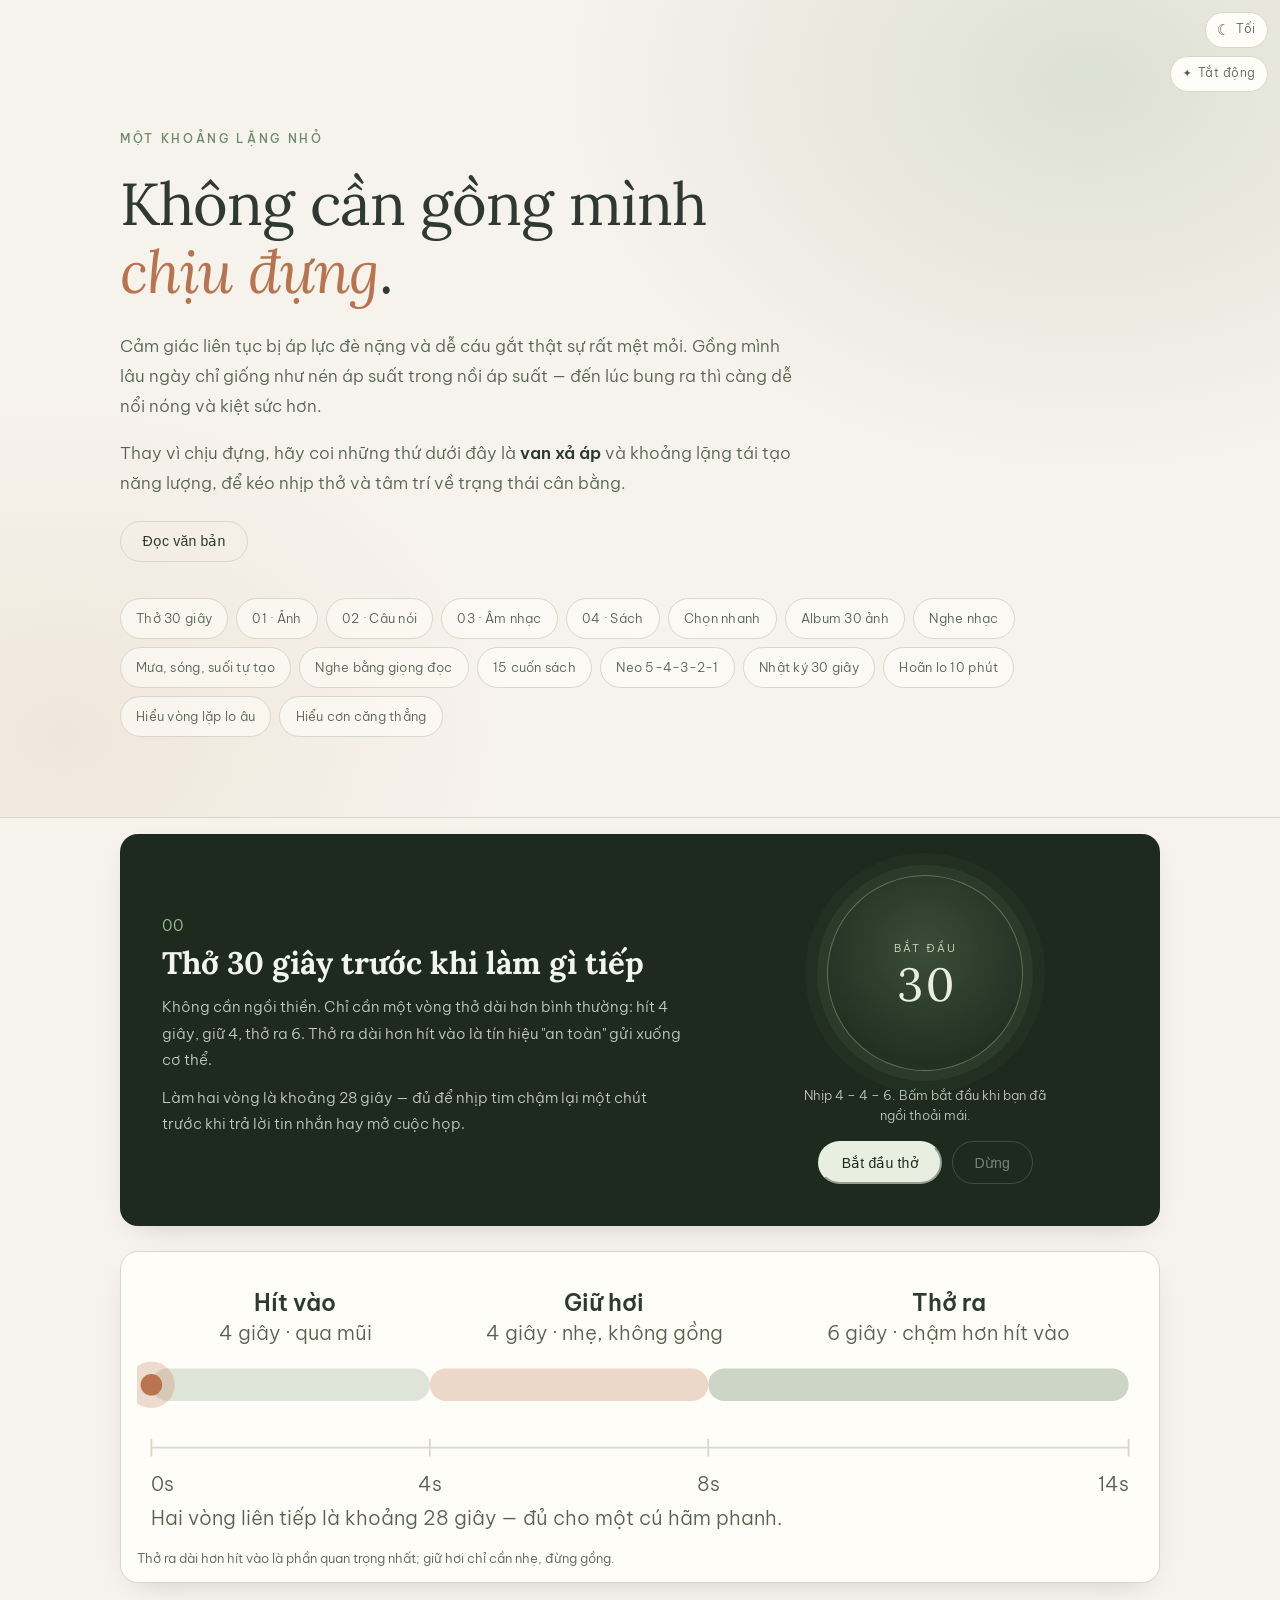
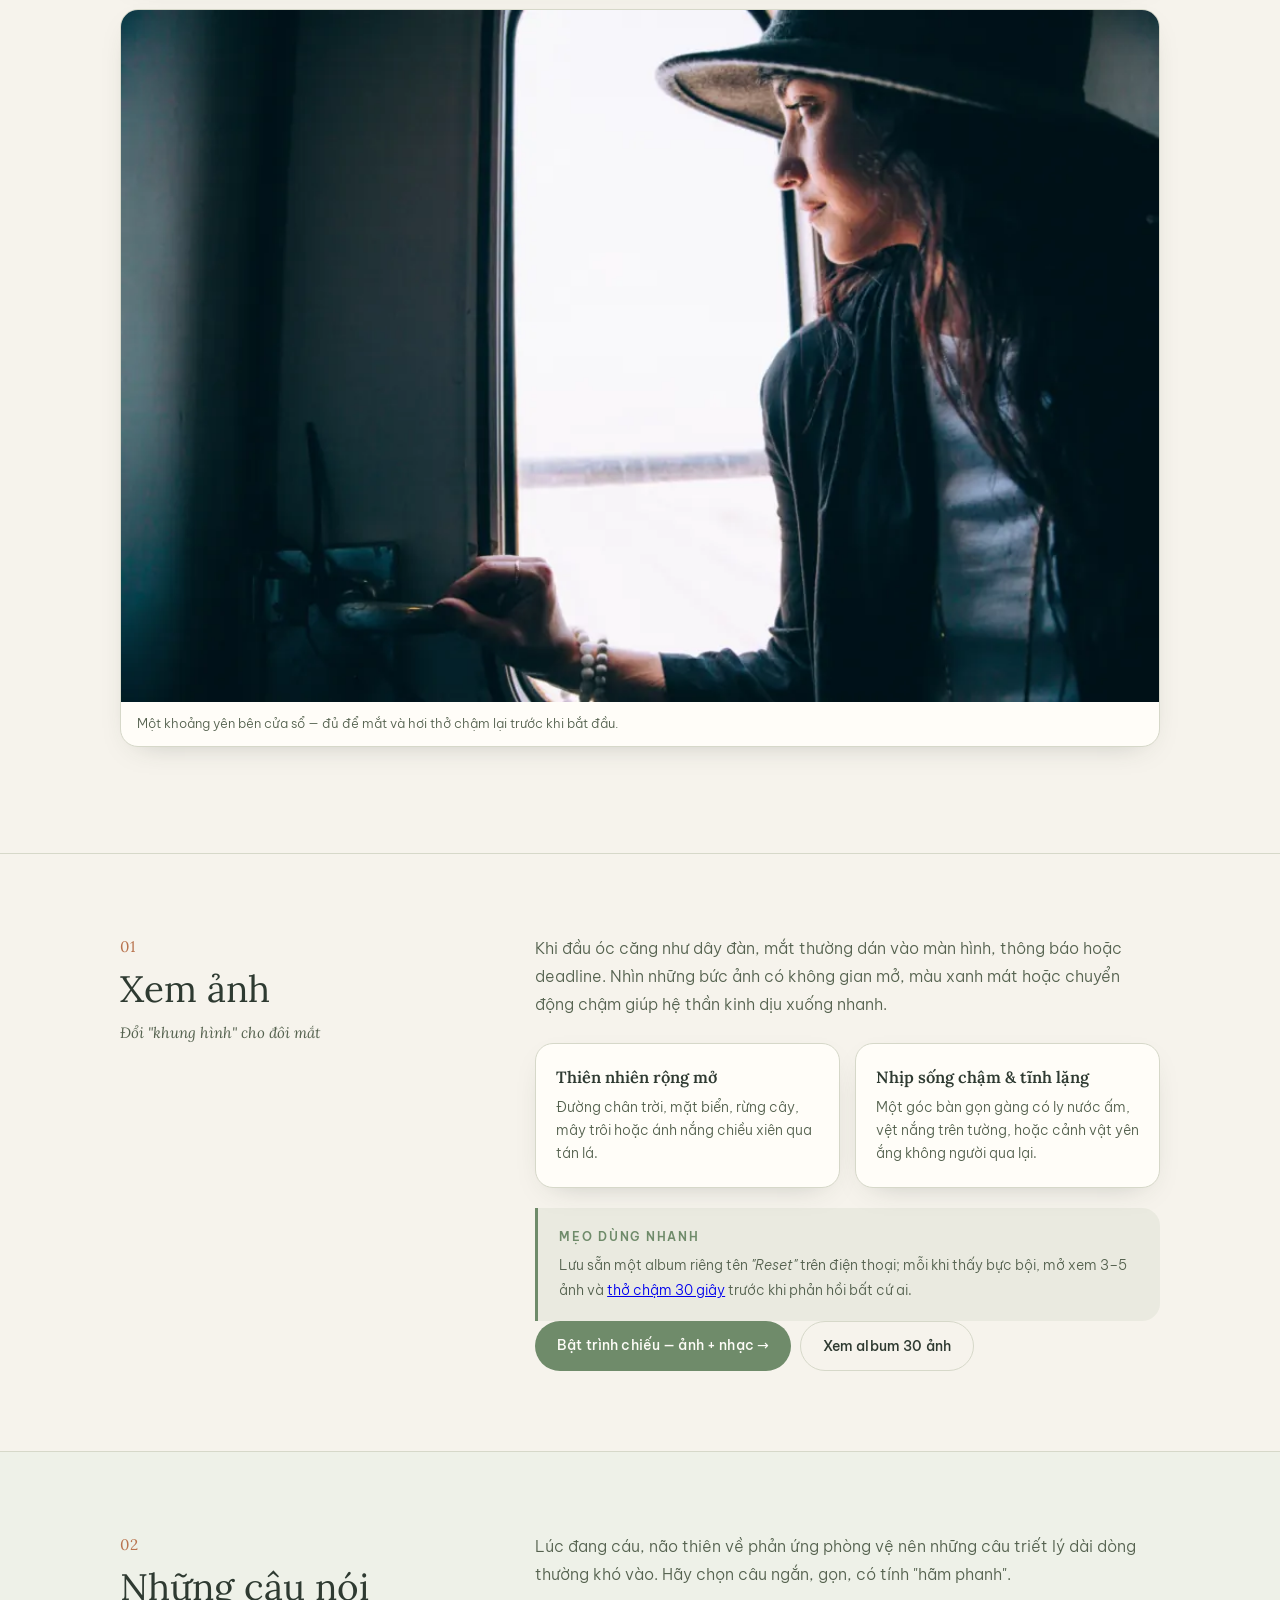
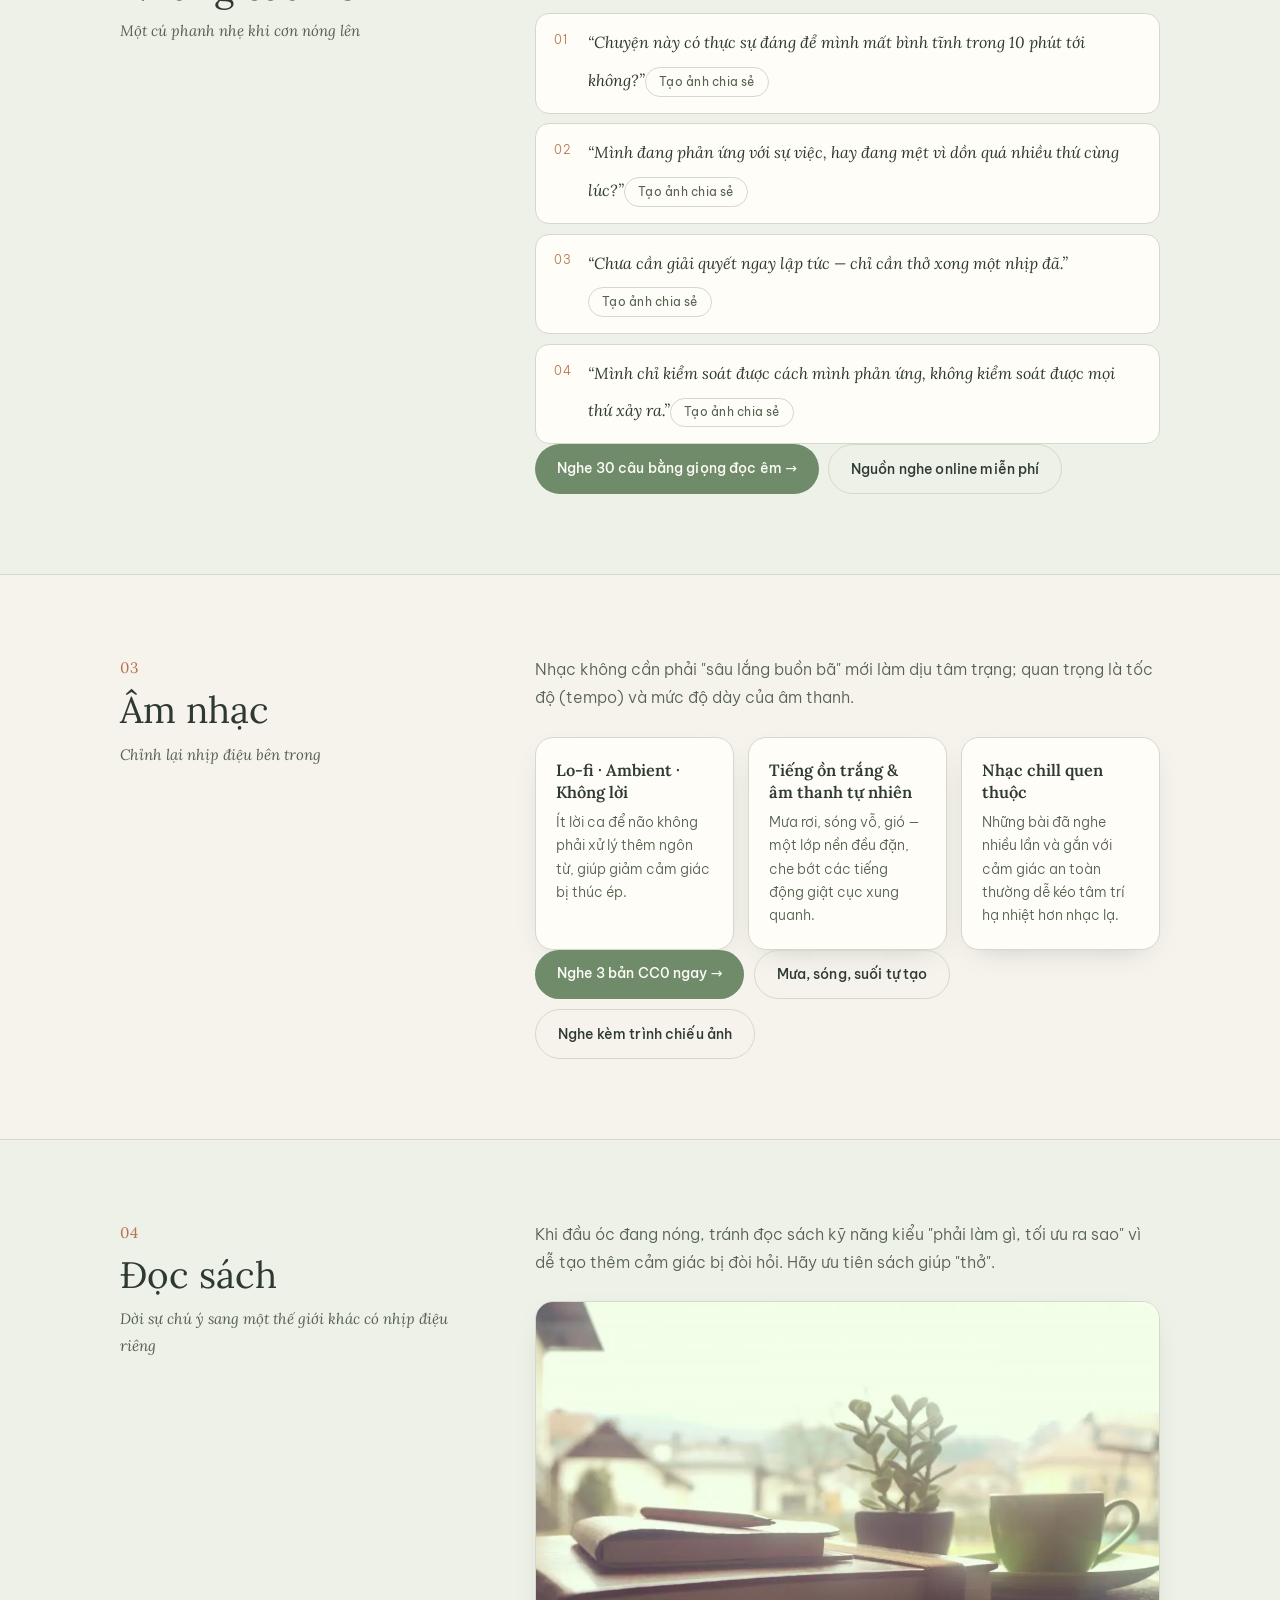
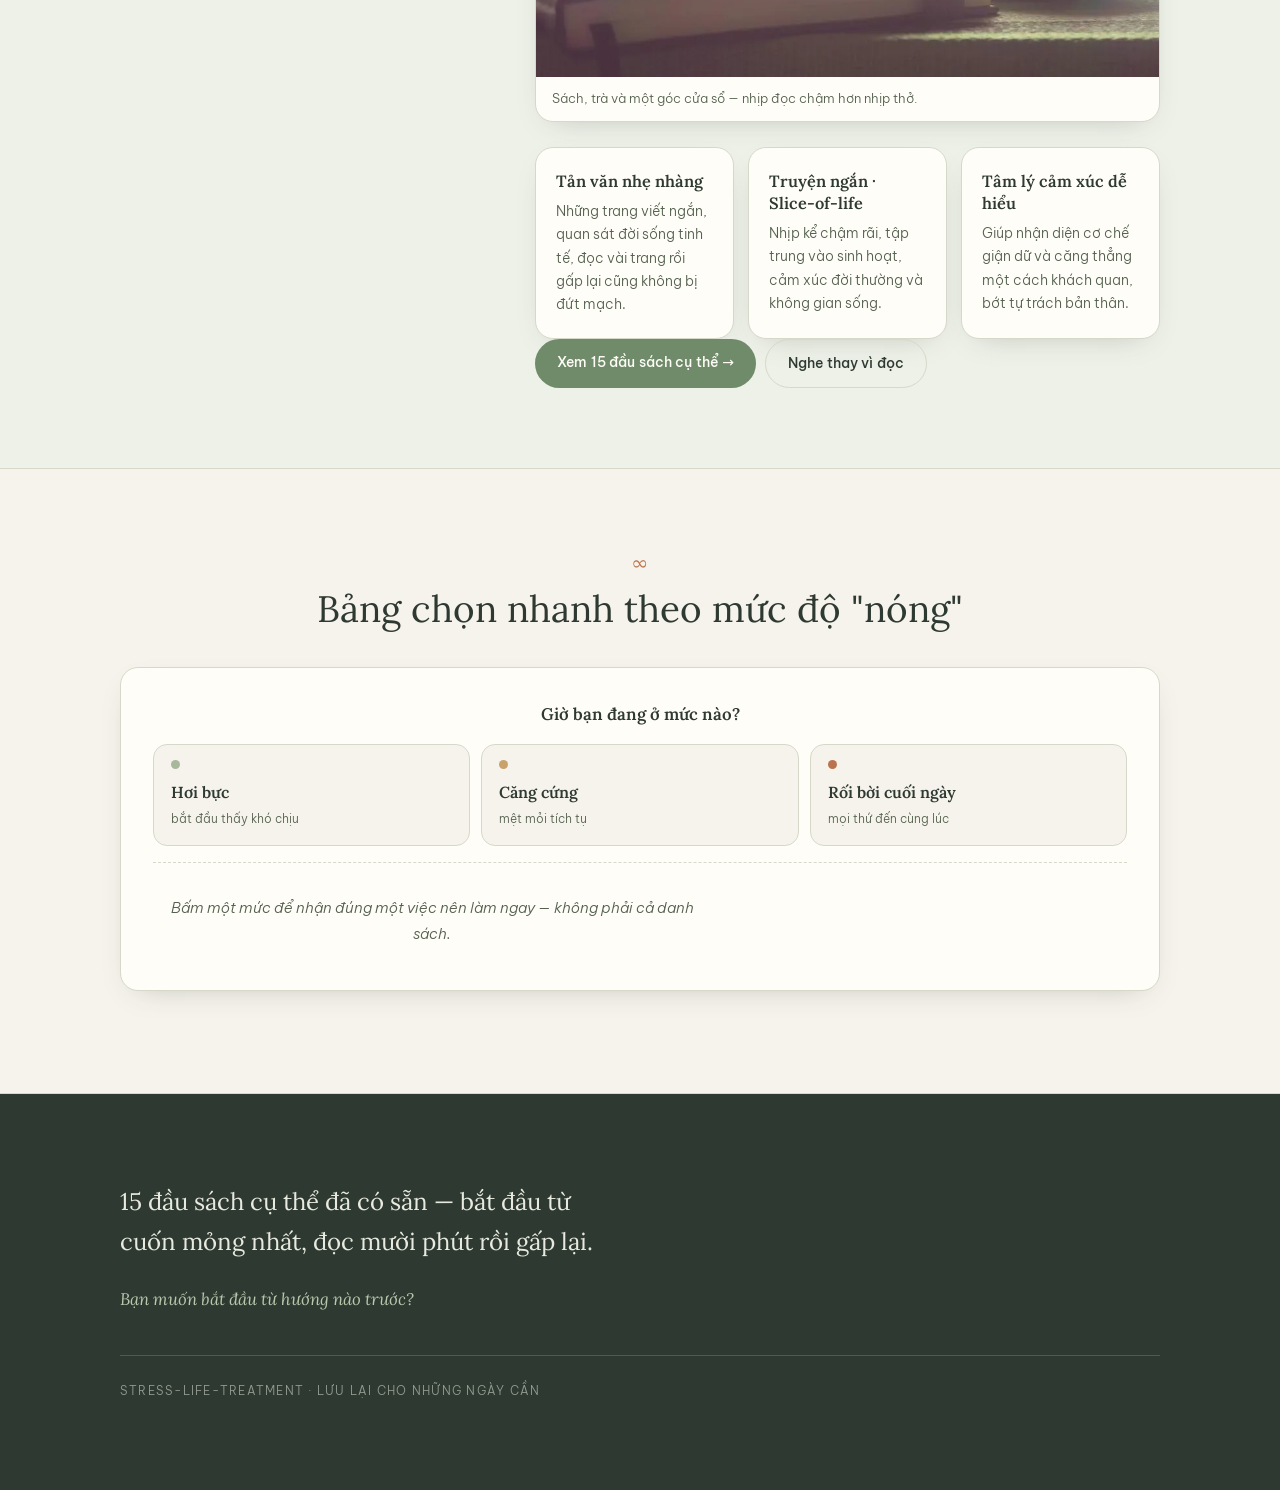
<file: index.html>
<!DOCTYPE html>
<html lang="vi">
<head>
  <meta charset="UTF-8" />
  <meta name="viewport" content="width=device-width, initial-scale=1" />
  <title>Hạ nhiệt — 4 cách dịu lại khi áp lực đè nặng</title>
  <meta name="description" content="Ảnh, câu nói, âm nhạc và sách — bốn van xả áp nhẹ nhàng cho những ngày căng thẳng, dễ cáu gắt." />
  <link rel="icon" href="favicon.svg" type="image/svg+xml" />
  <link rel="canonical" href="https://lamminhthien.github.io/stress-life-treatment/" />
  <meta property="og:type" content="website" />
  <meta property="og:site_name" content="Hạ nhiệt" />
  <meta property="og:locale" content="vi_VN" />
  <meta property="og:title" content="Hạ nhiệt — 4 cách dịu lại khi áp lực đè nặng" />
  <meta property="og:description" content="Ảnh, câu nói, âm nhạc và sách — bốn van xả áp nhẹ nhàng cho những ngày căng thẳng, dễ cáu gắt." />
  <meta property="og:url" content="https://lamminhthien.github.io/stress-life-treatment/" />
  <meta property="og:image" content="https://lamminhthien.github.io/stress-life-treatment/og-image.png" />
  <meta property="og:image:width" content="1200" />
  <meta property="og:image:height" content="630" />
  <meta property="og:image:alt" content="Dấu chân trên bãi biển lúc chiều, phủ lớp tối nhẹ ở chân ảnh." />
  <meta name="twitter:card" content="summary_large_image" />
  <meta name="twitter:title" content="Hạ nhiệt — 4 cách dịu lại khi áp lực đè nặng" />
  <meta name="twitter:description" content="Ảnh, câu nói, âm nhạc và sách — bốn van xả áp nhẹ nhàng cho những ngày căng thẳng, dễ cáu gắt." />
  <meta name="twitter:image" content="https://lamminhthien.github.io/stress-life-treatment/og-image.png" />
  <script>
    (function () {
      var d = document.documentElement;
      d.className += " js";
      try {
        var t = localStorage.getItem("theme");
        if (t === "dark" || t === "light") d.setAttribute("data-theme", t);
      } catch (e) {}
    })();
  </script>
  <link rel="preconnect" href="https://fonts.googleapis.com" />
  <link rel="preconnect" href="https://fonts.gstatic.com" crossorigin />
  <link href="https://fonts.googleapis.com/css2?family=Lora:ital,wght@0,400;0,600;1,400&family=Be+Vietnam+Pro:wght@300;400;500;600&display=swap" rel="stylesheet" />
  <link rel="stylesheet" href="styles.css" />
</head>
<body>
  <a class="skip" href="#main">Tới nội dung</a>

  <button class="theme-toggle" type="button" data-theme-toggle aria-pressed="false" aria-label="Chuyển sang giao diện tối" title="Giao diện sáng đang bật">
    <span class="theme-icon" aria-hidden="true">☾</span>
    <span class="theme-text">Tối</span>
  </button>

  <header class="hero">
    <div class="wrap">
      <p class="eyebrow">Một khoảng lặng nhỏ</p>
      <h1>Không cần gồng mình<br /><em>chịu đựng</em>.</h1>
      <p class="lede">
        Cảm giác liên tục bị áp lực đè nặng và dễ cáu gắt thật sự rất mệt mỏi.
        Gồng mình lâu ngày chỉ giống như nén áp suất trong nồi áp suất — đến lúc bung ra
        thì càng dễ nổi nóng và kiệt sức hơn.
      </p>
      <p class="lede">
        Thay vì chịu đựng, hãy coi những thứ dưới đây là <strong>van xả áp</strong> và
        khoảng lặng tái tạo năng lượng, để kéo nhịp thở và tâm trí về trạng thái cân bằng.
      </p>
      <p class="album-cta">
        <button class="btn btn-soft" type="button" data-read-text>Đọc văn bản</button>
      </p>
      <nav class="jump" aria-label="Mục lục">
        <a href="#tho">Thở 30 giây</a>
        <a href="#anh">01 · Ảnh</a>
        <a href="#cau-noi">02 · Câu nói</a>
        <a href="#nhac">03 · Âm nhạc</a>
        <a href="#sach">04 · Sách</a>
        <a href="#chon-nhanh">Chọn nhanh</a>
        <a href="album.html">Album 30 ảnh</a>
        <a href="music.html">Nghe nhạc</a>
        <a href="am-thanh.html">Mưa, sóng, suối tự tạo</a>
        <a href="listen.html">Nghe bằng giọng đọc</a>
        <a href="books.html">15 cuốn sách</a>
        <a href="grounding.html">Neo 5-4-3-2-1</a>
        <a href="nhat-ky.html">Nhật ký 30 giây</a>
        <a href="hoan-lo.html">Hoãn lo 10 phút</a>
        <a href="hieu-lo-au.html">Hiểu vòng lặp lo âu</a>
        <a href="hieu-stress.html">Hiểu cơn căng thẳng</a>
      </nav>
    </div>
  </header>

  <main id="main">
    <section id="tho" class="section breath-section">
      <div class="wrap">
        <div class="breath-card" data-breath>
          <div class="breath-copy">
            <span class="num">00</span>
            <h2>Thở 30 giây trước khi làm gì tiếp</h2>
            <p>
              Không cần ngồi thiền. Chỉ cần một vòng thở dài hơn bình thường: hít 4 giây,
              giữ 4, thở ra 6. Thở ra dài hơn hít vào là tín hiệu "an toàn" gửi xuống cơ thể.
            </p>
            <p class="breath-hint">
              Làm hai vòng là khoảng 28 giây — đủ để nhịp tim chậm lại một chút trước khi
              trả lời tin nhắn hay mở cuộc họp.
            </p>
          </div>

          <div class="breath-stage">
            <div class="breath-circle" data-breath-circle data-phase="rest" aria-hidden="true">
              <span class="breath-word" data-breath-word>Bắt đầu</span>
              <span class="breath-count" data-breath-count>30</span>
            </div>
            <p class="breath-phase" data-breath-phase role="status" aria-live="polite">
              Nhịp 4 – 4 – 6. Bấm bắt đầu khi bạn đã ngồi thoải mái.
            </p>
            <div class="breath-actions">
              <button class="btn" type="button" data-breath-start>Bắt đầu thở</button>
              <button class="btn btn-soft" type="button" data-breath-stop disabled>Dừng</button>
            </div>
            <p class="breath-fallback">
              Không dùng được nút? Cứ đếm trong đầu: hít 4 — giữ 4 — thở 6, hai lần là đủ.
            </p>
          </div>
        </div>

        <figure class="diagram diagram-breath anim-loop">
          <svg viewBox="0 0 560 150" role="img" aria-labelledby="d-breath-title d-breath-desc">
            <title id="d-breath-title">Sơ đồ nhịp thở 4 – 4 – 6</title>
            <desc id="d-breath-desc">Hít vào 4 giây, giữ hơi 4 giây, thở ra chậm trong 6 giây; một vòng mất 14 giây.</desc>
            <text class="t-label" x="88" y="24" text-anchor="middle">Hít vào</text>
            <text class="t-small" x="88" y="40" text-anchor="middle">4 giây · qua mũi</text>
            <text class="t-label" x="260" y="24" text-anchor="middle">Giữ hơi</text>
            <text class="t-small" x="260" y="40" text-anchor="middle">4 giây · nhẹ, không gồng</text>
            <text class="t-label" x="452" y="24" text-anchor="middle">Thở ra</text>
            <text class="t-small" x="452" y="40" text-anchor="middle">6 giây · chậm hơn hít vào</text>

            <rect class="seg" x="8" y="56" width="155" height="18" rx="9" />
            <rect class="seg seg-hold" x="163" y="56" width="155" height="18" rx="9" />
            <rect class="seg seg-out" x="318" y="56" width="234" height="18" rx="9" />

            <g class="marker-wrap">
              <circle class="marker-halo" cx="8" cy="65" r="13" />
              <circle class="marker" cx="8" cy="65" r="6" />
            </g>

            <path d="M8 100H552" stroke="var(--line)" stroke-width="1" />
            <path d="M8 95v10M163 95v10M318 95v10M552 95v10" stroke="var(--line)" stroke-width="1" />
            <text class="t-small" x="8" y="124">0s</text>
            <text class="t-small" x="163" y="124" text-anchor="middle">4s</text>
            <text class="t-small" x="318" y="124" text-anchor="middle">8s</text>
            <text class="t-small" x="552" y="124" text-anchor="end">14s</text>
            <text class="t-small" x="8" y="143">Hai vòng liên tiếp là khoảng 28 giây — đủ cho một cú hãm phanh.</text>
          </svg>
          <figcaption>Thở ra dài hơn hít vào là phần quan trọng nhất; giữ hơi chỉ cần nhẹ, đừng gồng.</figcaption>
        </figure>

        <figure class="minh-hoa">
          <img src="images/minh-hoa-tho-cua-so.webp" alt="Người phụ nữ ngồi yên bên cửa sổ, ánh sáng tự nhiên chiếu vào" width="960" height="640" loading="lazy" decoding="async" />
          <figcaption>Một khoảng yên bên cửa sổ — đủ để mắt và hơi thở chậm lại trước khi bắt đầu.</figcaption>
        </figure>
      </div>
    </section>

    <section id="anh" class="section">
      <div class="wrap grid">
        <div class="section-head">
          <span class="num">01</span>
          <h2>Xem ảnh</h2>
          <p class="sub">Đổi "khung hình" cho đôi mắt</p>
        </div>
        <div class="section-body">
          <p>
            Khi đầu óc căng như dây đàn, mắt thường dán vào màn hình, thông báo hoặc deadline.
            Nhìn những bức ảnh có không gian mở, màu xanh mát hoặc chuyển động chậm giúp
            hệ thần kinh dịu xuống nhanh.
          </p>
          <ul class="cards">
            <li class="card">
              <h3>Thiên nhiên rộng mở</h3>
              <p>Đường chân trời, mặt biển, rừng cây, mây trôi hoặc ánh nắng chiều xiên qua tán lá.</p>
            </li>
            <li class="card">
              <h3>Nhịp sống chậm &amp; tĩnh lặng</h3>
              <p>Một góc bàn gọn gàng có ly nước ấm, vệt nắng trên tường, hoặc cảnh vật yên ắng không người qua lại.</p>
            </li>
          </ul>
          <aside class="tip">
            <strong>Mẹo dùng nhanh</strong>
            <p>
              Lưu sẵn một album riêng tên <em>"Reset"</em> trên điện thoại; mỗi khi thấy bực bội,
              mở xem 3–5 ảnh và <a href="#tho">thở chậm 30 giây</a> trước khi phản hồi bất cứ ai.
            </p>
          </aside>
          <p class="album-cta">
            <a class="btn" href="gallery.html">Bật trình chiếu — ảnh + nhạc →</a>
            <a class="btn btn-soft" href="album.html">Xem album 30 ảnh</a>
          </p>
        </div>
      </div>
    </section>

    <section id="cau-noi" class="section alt">
      <div class="wrap grid">
        <div class="section-head">
          <span class="num">02</span>
          <h2>Những câu nói</h2>
          <p class="sub">Một cú phanh nhẹ khi cơn nóng lên</p>
        </div>
        <div class="section-body">
          <p>
            Lúc đang cáu, não thiên về phản ứng phòng vệ nên những câu triết lý dài dòng thường
            khó vào. Hãy chọn câu ngắn, gọn, có tính "hãm phanh".
          </p>
          <ul class="quotes">
            <li>“Chuyện này có thực sự đáng để mình mất bình tĩnh trong 10 phút tới không?”</li>
            <li>“Mình đang phản ứng với sự việc, hay đang mệt vì dồn quá nhiều thứ cùng lúc?”</li>
            <li>“Chưa cần giải quyết ngay lập tức — chỉ cần thở xong một nhịp đã.”</li>
            <li>“Mình chỉ kiểm soát được cách mình phản ứng, không kiểm soát được mọi thứ xảy ra.”</li>
          </ul>
          <p class="album-cta">
            <a class="btn" href="listen.html">Nghe 30 câu bằng giọng đọc êm →</a>
            <a class="btn btn-soft" href="listen.html#nguon-nghe">Nguồn nghe online miễn phí</a>
          </p>
        </div>
      </div>
    </section>

    <section id="nhac" class="section">
      <div class="wrap grid">
        <div class="section-head">
          <span class="num">03</span>
          <h2>Âm nhạc</h2>
          <p class="sub">Chỉnh lại nhịp điệu bên trong</p>
        </div>
        <div class="section-body">
          <p>
            Nhạc không cần phải "sâu lắng buồn bã" mới làm dịu tâm trạng; quan trọng là
            tốc độ (tempo) và mức độ dày của âm thanh.
          </p>
          <ul class="cards three">
            <li class="card">
              <h3>Lo-fi · Ambient · Không lời</h3>
              <p>Ít lời ca để não không phải xử lý thêm ngôn từ, giúp giảm cảm giác bị thúc ép.</p>
            </li>
            <li class="card">
              <h3>Tiếng ồn trắng &amp; âm thanh tự nhiên</h3>
              <p>Mưa rơi, sóng vỗ, gió — một lớp nền đều đặn, che bớt các tiếng động giật cục xung quanh.</p>
            </li>
            <li class="card">
              <h3>Nhạc chill quen thuộc</h3>
              <p>Những bài đã nghe nhiều lần và gắn với cảm giác an toàn thường dễ kéo tâm trí hạ nhiệt hơn nhạc lạ.</p>
            </li>
          </ul>
          <p class="album-cta">
            <a class="btn" href="music.html">Nghe 3 bản CC0 ngay →</a>
            <a class="btn btn-soft" href="am-thanh.html">Mưa, sóng, suối tự tạo</a>
            <a class="btn btn-soft" href="gallery.html">Nghe kèm trình chiếu ảnh</a>
          </p>
        </div>
      </div>
    </section>

    <section id="sach" class="section alt">
      <div class="wrap grid">
        <div class="section-head">
          <span class="num">04</span>
          <h2>Đọc sách</h2>
          <p class="sub">Dời sự chú ý sang một thế giới khác có nhịp điệu riêng</p>
        </div>
        <div class="section-body">
          <p>
            Khi đầu óc đang nóng, tránh đọc sách kỹ năng kiểu "phải làm gì, tối ưu ra sao" vì
            dễ tạo thêm cảm giác bị đòi hỏi. Hãy ưu tiên sách giúp "thở".
          </p>
          <figure class="minh-hoa">
            <img src="images/minh-hoa-sach-cua-so.webp" alt="Chồng sách, chậu cây nhỏ và tách trà bên cửa sổ ngập nắng" width="960" height="577" loading="lazy" decoding="async" />
            <figcaption>Sách, trà và một góc cửa sổ — nhịp đọc chậm hơn nhịp thở.</figcaption>
          </figure>
          <ul class="cards three">
            <li class="card">
              <h3>Tản văn nhẹ nhàng</h3>
              <p>Những trang viết ngắn, quan sát đời sống tinh tế, đọc vài trang rồi gấp lại cũng không bị đứt mạch.</p>
            </li>
            <li class="card">
              <h3>Truyện ngắn · Slice-of-life</h3>
              <p>Nhịp kể chậm rãi, tập trung vào sinh hoạt, cảm xúc đời thường và không gian sống.</p>
            </li>
            <li class="card">
              <h3>Tâm lý cảm xúc dễ hiểu</h3>
              <p>Giúp nhận diện cơ chế giận dữ và căng thẳng một cách khách quan, bớt tự trách bản thân.</p>
            </li>
          </ul>
          <p class="album-cta">
            <a class="btn" href="books.html">Xem 15 đầu sách cụ thể →</a>
            <a class="btn btn-soft" href="listen.html">Nghe thay vì đọc</a>
          </p>
        </div>
      </div>
    </section>

    <section id="chon-nhanh" class="section table-section">
      <div class="wrap">
        <div class="section-head center">
          <span class="num">∞</span>
          <h2>Bảng chọn nhanh theo mức độ "nóng"</h2>
        </div>

        <div class="picker" data-picker>
          <p class="picker-q" id="picker-q">Giờ bạn đang ở mức nào?</p>
          <div class="picker-btns" role="group" aria-labelledby="picker-q">
            <button class="pick" type="button" data-level="low" aria-pressed="false">
              <span class="dot low" aria-hidden="true"></span>
              <span class="pick-label">Hơi bực</span>
              <span class="pick-sub">bắt đầu thấy khó chịu</span>
            </button>
            <button class="pick" type="button" data-level="mid" aria-pressed="false">
              <span class="dot mid" aria-hidden="true"></span>
              <span class="pick-label">Căng cứng</span>
              <span class="pick-sub">mệt mỏi tích tụ</span>
            </button>
            <button class="pick" type="button" data-level="high" aria-pressed="false">
              <span class="dot high" aria-hidden="true"></span>
              <span class="pick-label">Rối bời cuối ngày</span>
              <span class="pick-sub">mọi thứ đến cùng lúc</span>
            </button>
          </div>

          <div class="picker-result" data-picker-result aria-live="polite">
            <p class="picker-placeholder">Bấm một mức để nhận đúng một việc nên làm ngay — không phải cả danh sách.</p>
          </div>
        </div>

        <template data-level-result="low">
          <p class="picker-kicker">Mức 1 · hơi bực</p>
          <h3>Thở 30 giây rồi hẵng trả lời</h3>
          <p>
            Cáu thường bùng lên trong khoảng 30 giây đầu. Đừng gõ tin nhắn vội —
            hít 4, giữ 4, thở 6 một vòng, rồi xem câu trả lời của mình có còn cần thiết không.
          </p>
          <p class="album-cta">
            <a class="btn" href="#tho">Thở 30 giây ngay →</a>
            <a class="btn btn-soft" href="listen.html">Nghe một câu "hãm phanh"</a>
          </p>
        </template>

        <template data-level-result="mid">
          <p class="picker-kicker">Mức 2 · căng cứng</p>
          <h3>Đổi khung hình cho mắt và tai</h3>
          <p>
            Khi đầu óc đã mệt, đọc thêm chữ chỉ làm nặng hơn. Bật nhạc không lời,
            để mắt nhìn thứ có không gian mở — 2 phút là đủ để nhịp thở xuống.
          </p>
          <p class="album-cta">
            <a class="btn" href="music.html">Nghe một bản CC0 →</a>
            <a class="btn btn-soft" href="gallery.html">Xem trình chiếu ảnh + nhạc</a>
          </p>
        </template>

        <template data-level-result="high">
          <p class="picker-kicker">Mức 3 · rối bời cuối ngày</p>
          <h3>Đọc vài trang, không cần hết chương</h3>
          <p>
            Đừng chọn sách dày hay sách kỹ năng lúc này. Mở một cuốn tản văn, đọc
            đúng ba trang, gấp lại. Mục tiêu chỉ là tách khỏi công việc, không phải học gì.
          </p>
          <p class="album-cta">
            <a class="btn" href="grounding.html">Neo lại 5-4-3-2-1 →</a>
            <a class="btn btn-soft" href="hoan-lo.html">Hoãn lo 10 phút</a>
            <a class="btn btn-soft" href="books.html">Chọn một cuốn mỏng</a>
            <a class="btn btn-soft" href="#tho">Thở 30 giây trước đã</a>
          </p>
        </template>

        <div class="table-scroll table-fallback">
          <table>
            <thead>
              <tr>
                <th scope="col">Mức độ căng thẳng</th>
                <th scope="col">Nên chọn gì?</th>
                <th scope="col">Mục tiêu</th>
              </tr>
            </thead>
            <tbody>
              <tr>
                <td data-label="Mức độ"><span class="dot low"></span>Hơi bực, bắt đầu thấy khó chịu</td>
                <td data-label="Nên chọn">Đọc 1–2 câu "hãm phanh" + thở sâu</td>
                <td data-label="Mục tiêu">Ngắt phản xạ cáu gắt trước khi nói/nhắn tin</td>
              </tr>
              <tr>
                <td data-label="Mức độ"><span class="dot mid"></span>Đầu óc căng cứng, mệt mỏi tích tụ</td>
                <td data-label="Nên chọn">Nghe nhạc không lời/ambient + xem ảnh thiên nhiên</td>
                <td data-label="Mục tiêu">Giảm kích thích giác quan, hạ nhịp căng thẳng</td>
              </tr>
              <tr>
                <td data-label="Mức độ"><span class="dot high"></span>Tâm trạng rối bời cuối ngày</td>
                <td data-label="Nên chọn">Đọc vài trang tản văn hoặc truyện nhịp chậm</td>
                <td data-label="Mục tiêu">Tách khỏi áp lực công việc/cuộc sống thường nhật</td>
              </tr>
            </tbody>
          </table>
        </div>
      </div>
    </section>
  </main>

  <footer class="footer">
    <div class="wrap">
      <p class="closing">
        15 đầu sách cụ thể đã có sẵn — bắt đầu từ cuốn mỏng nhất,
        đọc mười phút rồi gấp lại.
      </p>
      <p class="ask">Bạn muốn bắt đầu từ hướng nào trước?</p>
      <p class="sign">stress-life-treatment · lưu lại cho những ngày cần</p>
    </div>
  </footer>

  <script src="theme.js"></script>
  <script src="motion.js"></script>

  <script>
  (function () {
    var picker = document.querySelector("[data-picker]");
    if (!picker) return;

    var result = picker.querySelector("[data-picker-result]");
    var buttons = Array.prototype.slice.call(picker.querySelectorAll("[data-level]"));

    function choose(button) {
      var level = button.getAttribute("data-level");
      var template = document.querySelector('[data-level-result="' + level + '"]');
      if (!template) return;

      buttons.forEach(function (item) {
        item.setAttribute("aria-pressed", String(item === button));
      });

      result.textContent = "";
      result.appendChild(template.content.cloneNode(true));
    }

    buttons.forEach(function (button) {
      button.addEventListener("click", function () { choose(button); });
    });
  })();
  </script>

  <script>
  (function () {
    var root = document.querySelector("[data-breath]");
    if (!root) return;

    var circle = root.querySelector("[data-breath-circle]");
    var wordEl = root.querySelector("[data-breath-word]");
    var countEl = root.querySelector("[data-breath-count]");
    var phaseEl = root.querySelector("[data-breath-phase]");
    var startBtn = root.querySelector("[data-breath-start]");
    var stopBtn = root.querySelector("[data-breath-stop]");

    var CYCLE = [
      { key: "in", word: "Hít vào", seconds: 4 },
      { key: "hold", word: "Giữ", seconds: 4 },
      { key: "out", word: "Thở ra", seconds: 6 }
    ];
    var TOTAL = 30;

    var elapsed = 0;
    var timer = null;
    var lastKey = "";

    function phaseAt(t) {
      var cycle = 14;
      var at = t % cycle;
      if (at < 4) return { index: 0, left: 4 - at };
      if (at < 8) return { index: 1, left: 8 - at };
      return { index: 2, left: 14 - at };
    }

    function render() {
      var left = Math.max(0, TOTAL - elapsed);
      countEl.textContent = String(left);
      var at = phaseAt(elapsed);
      var phase = CYCLE[at.index];
      wordEl.textContent = phase.word;
      circle.setAttribute("data-phase", left === 0 ? "done" : phase.key);
      if (phase.key !== lastKey) {
        phaseEl.textContent = phase.word + " " + phase.seconds + " giây.";
        lastKey = phase.key;
      }
    }

    function stop(announce) {
      if (timer) clearInterval(timer);
      timer = null;
      startBtn.disabled = false;
      stopBtn.disabled = true;
      startBtn.textContent = elapsed > 0 && elapsed < TOTAL ? "Tiếp tục" : "Bắt đầu thở";
      if (announce) {
        phaseEl.textContent = "Đã dừng ở giây thứ " + elapsed + ". Bấm tiếp tục khi sẵn lòng.";
        wordEl.textContent = "Tạm dừng";
        circle.setAttribute("data-phase", "rest");
      }
    }

    function finish() {
      if (timer) clearInterval(timer);
      timer = null;
      wordEl.textContent = "Xong";
      countEl.textContent = "0";
      circle.setAttribute("data-phase", "done");
      phaseEl.textContent = "Đủ 30 giây. Vai hạ xuống một chút là được, không cần thêm.";
      startBtn.disabled = false;
      stopBtn.disabled = true;
      startBtn.textContent = "Làm lại 30 giây";
    }

    function start() {
      if (elapsed >= TOTAL) elapsed = 0;
      startBtn.disabled = true;
      stopBtn.disabled = false;
      lastKey = "";
      render();
      timer = setInterval(function () {
        elapsed += 1;
        if (elapsed >= TOTAL) { elapsed = TOTAL; render(); finish(); return; }
        render();
      }, 1000);
    }

    startBtn.addEventListener("click", start);
    stopBtn.addEventListener("click", function () { stop(true); });

    document.addEventListener("visibilitychange", function () {
      if (document.hidden && timer) stop(true);
    });
  })();
  </script>
  <script src="read-text.js"></script>
  <script src="share-image.js"></script>
</body>
</html>
</file>
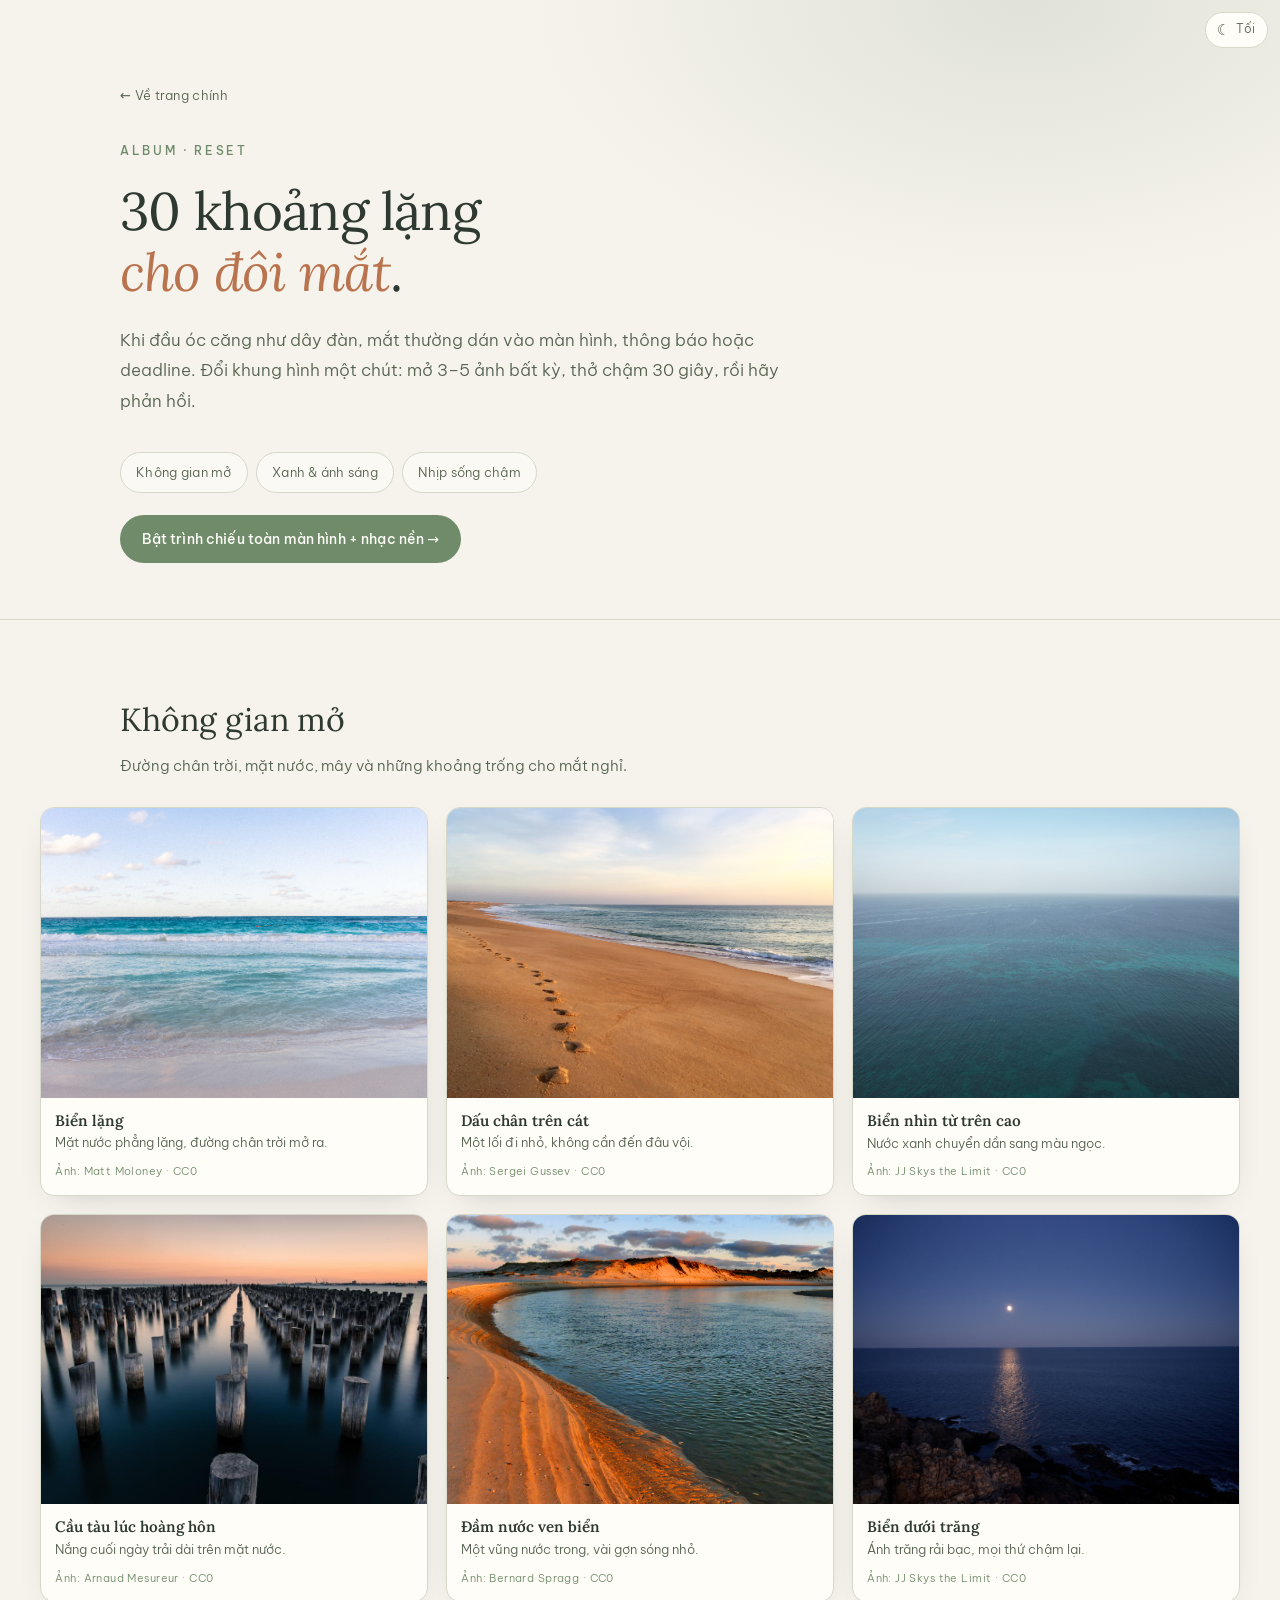
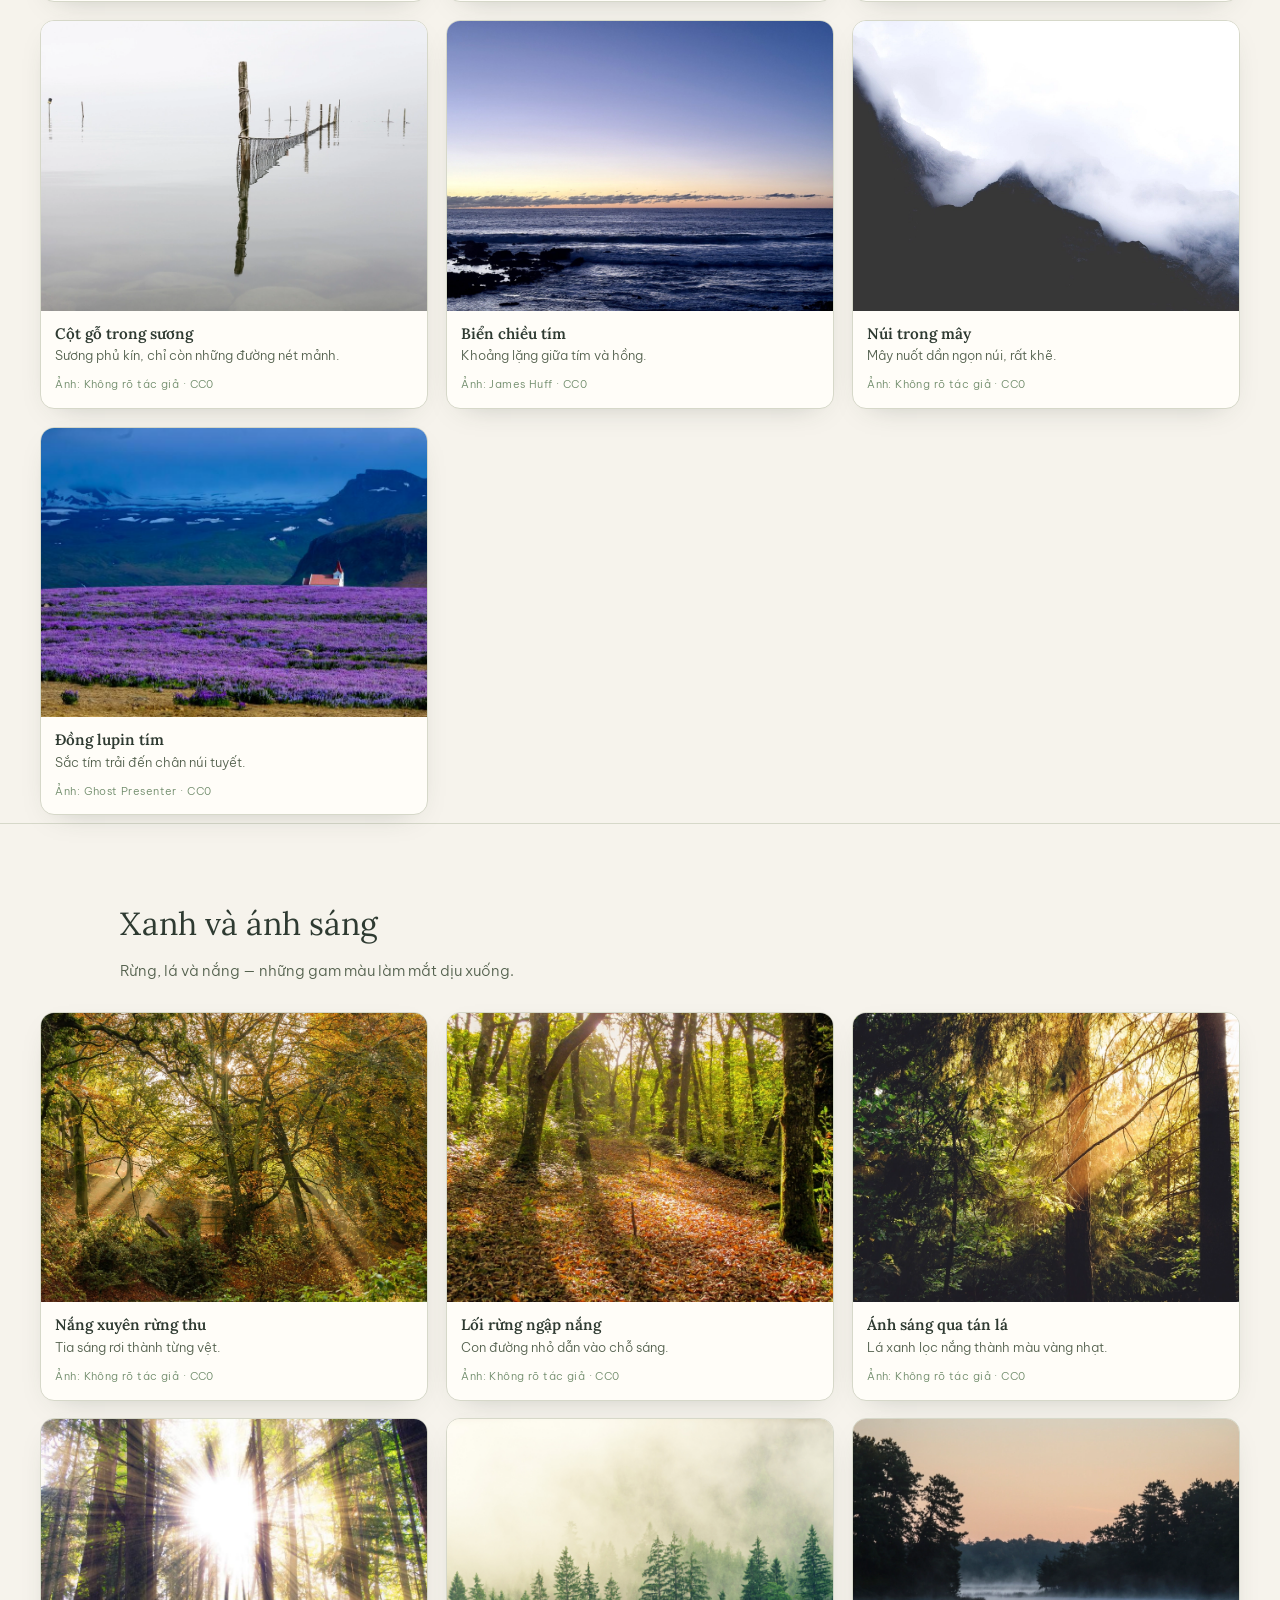
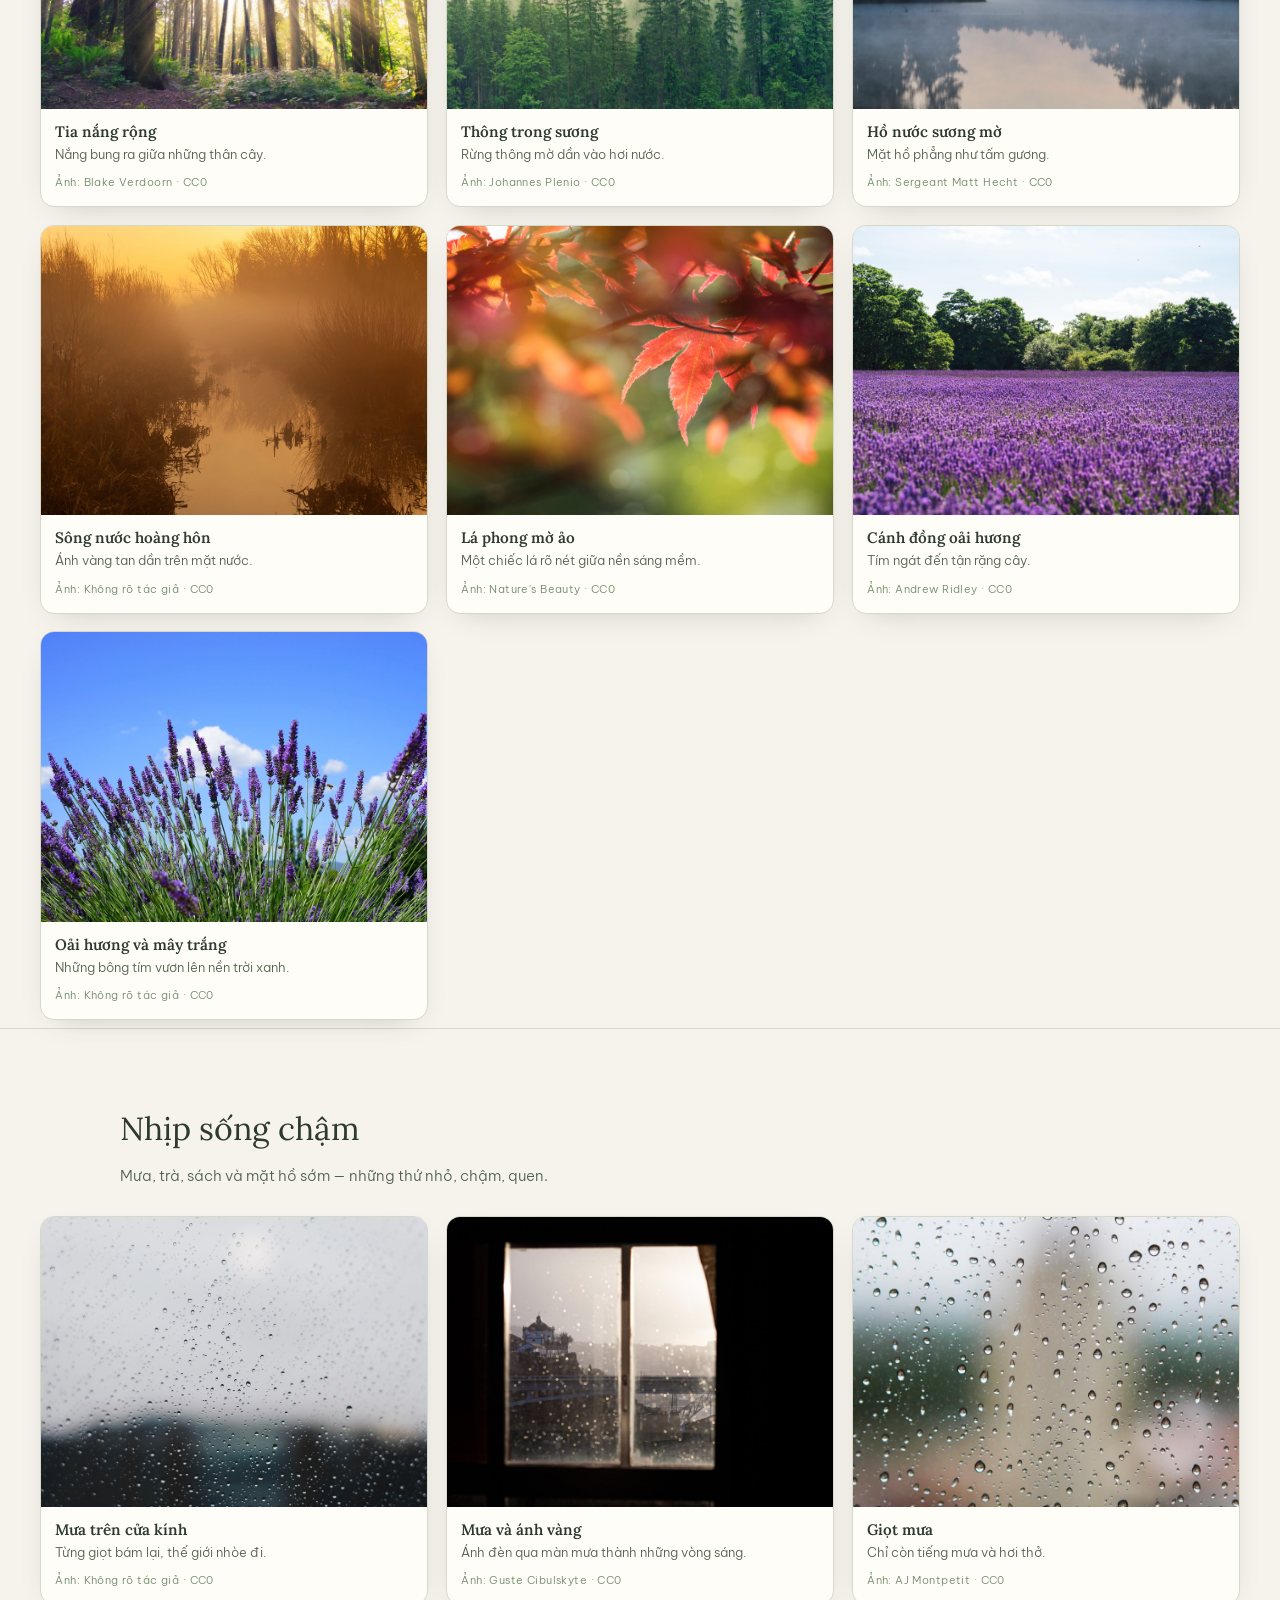
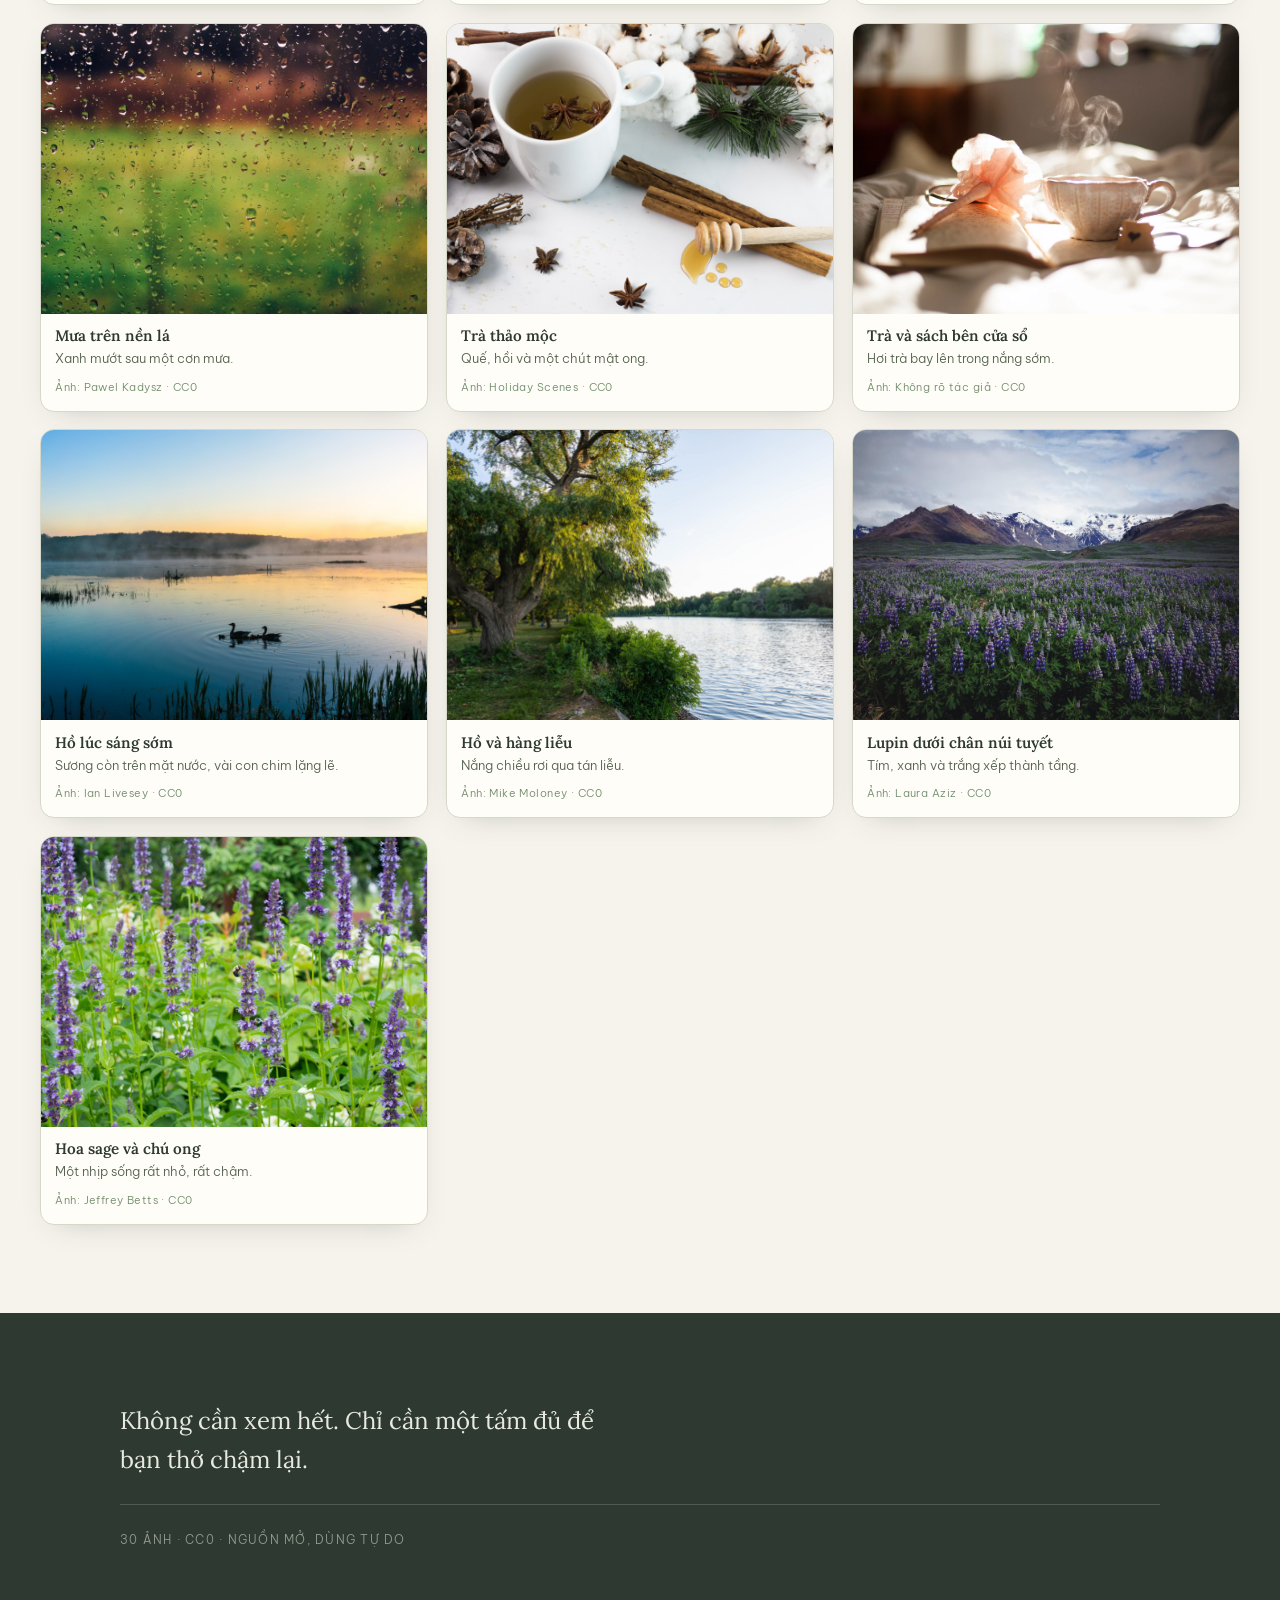
<file: album.html>
<!DOCTYPE html>
<html lang="vi">
<head>
  <meta charset="UTF-8" />
  <meta name="viewport" content="width=device-width, initial-scale=1" />
  <title>Album Reset — 30 ảnh để thở chậm lại</title>
  <meta name="description" content="30 tấm ảnh thiên nhiên, mưa, trà và những khoảng lặng — mở ra khi cần hạ nhiệt." />
  <link rel="icon" href="favicon.svg" type="image/svg+xml" />
  <link rel="canonical" href="https://lamminhthien.github.io/stress-life-treatment/album.html" />
  <meta property="og:type" content="website" />
  <meta property="og:site_name" content="Hạ nhiệt" />
  <meta property="og:locale" content="vi_VN" />
  <meta property="og:title" content="Album Reset — 30 ảnh để thở chậm lại" />
  <meta property="og:description" content="30 tấm ảnh thiên nhiên, mưa, trà và những khoảng lặng — mở ra khi cần hạ nhiệt." />
  <meta property="og:url" content="https://lamminhthien.github.io/stress-life-treatment/album.html" />
  <meta property="og:image" content="https://lamminhthien.github.io/stress-life-treatment/og-image.png" />
  <meta property="og:image:width" content="1200" />
  <meta property="og:image:height" content="630" />
  <meta property="og:image:alt" content="Dấu chân trên bãi biển lúc chiều, phủ lớp tối nhẹ ở chân ảnh." />
  <meta name="twitter:card" content="summary_large_image" />
  <meta name="twitter:title" content="Album Reset — 30 ảnh để thở chậm lại" />
  <meta name="twitter:description" content="30 tấm ảnh thiên nhiên, mưa, trà và những khoảng lặng — mở ra khi cần hạ nhiệt." />
  <meta name="twitter:image" content="https://lamminhthien.github.io/stress-life-treatment/og-image.png" />
  <script>
    (function () {
      var d = document.documentElement;
      d.className += " js";
      try {
        var t = localStorage.getItem("theme");
        if (t === "dark" || t === "light") d.setAttribute("data-theme", t);
      } catch (e) {}
    })();
  </script>
  <link rel="preconnect" href="https://fonts.googleapis.com" />
  <link rel="preconnect" href="https://fonts.gstatic.com" crossorigin />
  <link href="https://fonts.googleapis.com/css2?family=Lora:ital,wght@0,400;0,600;1,400&family=Be+Vietnam+Pro:wght@300;400;500;600&display=swap" rel="stylesheet" />
  <link rel="stylesheet" href="styles.css" />
</head>
<body class="album-page">
  <a class="skip" href="#album">Tới album</a>

  <button class="theme-toggle" type="button" data-theme-toggle aria-pressed="false" aria-label="Chuyển sang giao diện tối" title="Giao diện sáng đang bật">
    <span class="theme-icon" aria-hidden="true">☾</span>
    <span class="theme-text">Tối</span>
  </button>

  <header class="album-hero">
    <div class="wrap">
      <a class="back" href="index.html">← Về trang chính</a>
      <p class="eyebrow">Album · Reset</p>
      <h1>30 khoảng lặng<br /><em>cho đôi mắt</em>.</h1>
      <p class="lede">
        Khi đầu óc căng như dây đàn, mắt thường dán vào màn hình, thông báo hoặc deadline.
        Đổi khung hình một chút: mở 3–5 ảnh bất kỳ, thở chậm 30 giây, rồi hãy phản hồi.
      </p>
      <nav class="jump" aria-label="Nhóm ảnh">
        <a href="#mo">Không gian mở</a>
        <a href="#xanh">Xanh &amp; ánh sáng</a>
        <a href="#cham">Nhịp sống chậm</a>
      </nav>
      <p class="album-cta">
        <a class="btn" href="gallery.html">Bật trình chiếu toàn màn hình + nhạc nền →</a>
      </p>
    </div>
  </header>

  <main id="album">
      <section class="album-group" id="mo">
        <div class="album-head">
          <h2>Không gian mở</h2>
          <p>Đường chân trời, mặt nước, mây và những khoảng trống cho mắt nghỉ.</p>
        </div>
        <div class="gallery">
          <figure class="shot">
            <a href="images/mo-01-bien-lang.jpg" target="_blank" rel="noopener">
              <img src="images/mo-01-bien-lang.jpg" alt="Biển lặng — Mặt nước phẳng lặng, đường chân trời mở ra." loading="lazy" width="960" height="640" />
            </a>
            <figcaption>
              <span class="shot-title">Biển lặng</span>
              <span class="shot-cap">Mặt nước phẳng lặng, đường chân trời mở ra.</span>
              <a class="credit" href="https://stocksnap.io/photo/ocean-water-LMMFQHNLEX" target="_blank" rel="noopener nofollow">Ảnh: Matt Moloney · CC0</a>
            </figcaption>
          </figure>
          <figure class="shot">
            <a href="images/mo-02-dau-chan-cat.jpg" target="_blank" rel="noopener">
              <img src="images/mo-02-dau-chan-cat.jpg" alt="Dấu chân trên cát — Một lối đi nhỏ, không cần đến đâu vội." loading="lazy" width="960" height="640" />
            </a>
            <figcaption>
              <span class="shot-title">Dấu chân trên cát</span>
              <span class="shot-cap">Một lối đi nhỏ, không cần đến đâu vội.</span>
              <a class="credit" href="https://stocksnap.io/photo/footprints-sand-GBUFTJIRSS" target="_blank" rel="noopener nofollow">Ảnh: Sergei Gussev · CC0</a>
            </figcaption>
          </figure>
          <figure class="shot">
            <a href="images/mo-03-bien-tu-tren-cao.jpg" target="_blank" rel="noopener">
              <img src="images/mo-03-bien-tu-tren-cao.jpg" alt="Biển nhìn từ trên cao — Nước xanh chuyển dần sang màu ngọc." loading="lazy" width="960" height="640" />
            </a>
            <figcaption>
              <span class="shot-title">Biển nhìn từ trên cao</span>
              <span class="shot-cap">Nước xanh chuyển dần sang màu ngọc.</span>
              <a class="credit" href="https://stocksnap.io/photo/ocean-water-4I0HL37YBO" target="_blank" rel="noopener nofollow">Ảnh: JJ Skys the Limit · CC0</a>
            </figcaption>
          </figure>
          <figure class="shot">
            <a href="images/mo-04-cau-tau-hoang-hon.jpg" target="_blank" rel="noopener">
              <img src="images/mo-04-cau-tau-hoang-hon.jpg" alt="Cầu tàu lúc hoàng hôn — Nắng cuối ngày trải dài trên mặt nước." loading="lazy" width="960" height="640" />
            </a>
            <figcaption>
              <span class="shot-title">Cầu tàu lúc hoàng hôn</span>
              <span class="shot-cap">Nắng cuối ngày trải dài trên mặt nước.</span>
              <a class="credit" href="https://stocksnap.io/photo/nature-water-GKF942UMHC" target="_blank" rel="noopener nofollow">Ảnh: Arnaud Mesureur · CC0</a>
            </figcaption>
          </figure>
          <figure class="shot">
            <a href="images/mo-05-dam-nuoc-ven-bien.jpg" target="_blank" rel="noopener">
              <img src="images/mo-05-dam-nuoc-ven-bien.jpg" alt="Đầm nước ven biển — Một vũng nước trong, vài gợn sóng nhỏ." loading="lazy" width="960" height="640" />
            </a>
            <figcaption>
              <span class="shot-title">Đầm nước ven biển</span>
              <span class="shot-cap">Một vũng nước trong, vài gợn sóng nhỏ.</span>
              <a class="credit" href="https://stocksnap.io/photo/beach-coast-HGJ08ZTX4C" target="_blank" rel="noopener nofollow">Ảnh: Bernard Spragg · CC0</a>
            </figcaption>
          </figure>
          <figure class="shot">
            <a href="images/mo-06-bien-duoi-trang.jpg" target="_blank" rel="noopener">
              <img src="images/mo-06-bien-duoi-trang.jpg" alt="Biển dưới trăng — Ánh trăng rải bạc, mọi thứ chậm lại." loading="lazy" width="960" height="640" />
            </a>
            <figcaption>
              <span class="shot-title">Biển dưới trăng</span>
              <span class="shot-cap">Ánh trăng rải bạc, mọi thứ chậm lại.</span>
              <a class="credit" href="https://stocksnap.io/photo/moon-ocean-JLUHRYXJE1" target="_blank" rel="noopener nofollow">Ảnh: JJ Skys the Limit · CC0</a>
            </figcaption>
          </figure>
          <figure class="shot">
            <a href="images/mo-07-cot-go-trong-suong.webp" target="_blank" rel="noopener">
              <img src="images/mo-07-cot-go-trong-suong.webp" alt="Cột gỗ trong sương — Sương phủ kín, chỉ còn những đường nét mảnh." loading="lazy" width="960" height="640" />
            </a>
            <figcaption>
              <span class="shot-title">Cột gỗ trong sương</span>
              <span class="shot-cap">Sương phủ kín, chỉ còn những đường nét mảnh.</span>
              <a class="credit" href="https://www.rawpixel.com/image/3286665/free-photo-image-beauty-calm" target="_blank" rel="noopener nofollow">Ảnh: Không rõ tác giả · CC0</a>
            </figcaption>
          </figure>
          <figure class="shot">
            <a href="images/mo-08-bien-chieu-tim.jpg" target="_blank" rel="noopener">
              <img src="images/mo-08-bien-chieu-tim.jpg" alt="Biển chiều tím — Khoảng lặng giữa tím và hồng." loading="lazy" width="960" height="640" />
            </a>
            <figcaption>
              <span class="shot-title">Biển chiều tím</span>
              <span class="shot-cap">Khoảng lặng giữa tím và hồng.</span>
              <a class="credit" href="https://wordpress.org/photos/photo/48067842ab/" target="_blank" rel="noopener nofollow">Ảnh: James Huff · CC0</a>
            </figcaption>
          </figure>
          <figure class="shot">
            <a href="images/mo-09-nui-trong-may.webp" target="_blank" rel="noopener">
              <img src="images/mo-09-nui-trong-may.webp" alt="Núi trong mây — Mây nuốt dần ngọn núi, rất khẽ." loading="lazy" width="960" height="640" />
            </a>
            <figcaption>
              <span class="shot-title">Núi trong mây</span>
              <span class="shot-cap">Mây nuốt dần ngọn núi, rất khẽ.</span>
              <a class="credit" href="https://www.rawpixel.com/image/3290697/free-photo-image-adventure-bad-cc0" target="_blank" rel="noopener nofollow">Ảnh: Không rõ tác giả · CC0</a>
            </figcaption>
          </figure>
          <figure class="shot">
            <a href="images/mo-10-dong-lupin-tim.jpg" target="_blank" rel="noopener">
              <img src="images/mo-10-dong-lupin-tim.jpg" alt="Đồng lupin tím — Sắc tím trải đến chân núi tuyết." loading="lazy" width="960" height="640" />
            </a>
            <figcaption>
              <span class="shot-title">Đồng lupin tím</span>
              <span class="shot-cap">Sắc tím trải đến chân núi tuyết.</span>
              <a class="credit" href="https://stocksnap.io/photo/lavender-field-G1Z1H18HCQ" target="_blank" rel="noopener nofollow">Ảnh: Ghost Presenter · CC0</a>
            </figcaption>
          </figure>
        </div>
      </section>
      <section class="album-group" id="xanh">
        <div class="album-head">
          <h2>Xanh và ánh sáng</h2>
          <p>Rừng, lá và nắng — những gam màu làm mắt dịu xuống.</p>
        </div>
        <div class="gallery">
          <figure class="shot">
            <a href="images/xanh-01-nang-xuyen-rung-thu.webp" target="_blank" rel="noopener">
              <img src="images/xanh-01-nang-xuyen-rung-thu.webp" alt="Nắng xuyên rừng thu — Tia sáng rơi thành từng vệt." loading="lazy" width="960" height="640" />
            </a>
            <figcaption>
              <span class="shot-title">Nắng xuyên rừng thu</span>
              <span class="shot-cap">Tia sáng rơi thành từng vệt.</span>
              <a class="credit" href="https://www.rawpixel.com/image/6028604/photo-image-light-public-domain-leaves" target="_blank" rel="noopener nofollow">Ảnh: Không rõ tác giả · CC0</a>
            </figcaption>
          </figure>
          <figure class="shot">
            <a href="images/xanh-02-loi-rung-nang.webp" target="_blank" rel="noopener">
              <img src="images/xanh-02-loi-rung-nang.webp" alt="Lối rừng ngập nắng — Con đường nhỏ dẫn vào chỗ sáng." loading="lazy" width="960" height="640" />
            </a>
            <figcaption>
              <span class="shot-title">Lối rừng ngập nắng</span>
              <span class="shot-cap">Con đường nhỏ dẫn vào chỗ sáng.</span>
              <a class="credit" href="https://www.rawpixel.com/image/6018685/photo-image-light-public-domain-leaves" target="_blank" rel="noopener nofollow">Ảnh: Không rõ tác giả · CC0</a>
            </figcaption>
          </figure>
          <figure class="shot">
            <a href="images/xanh-03-anh-sang-qua-tan-la.webp" target="_blank" rel="noopener">
              <img src="images/xanh-03-anh-sang-qua-tan-la.webp" alt="Ánh sáng qua tán lá — Lá xanh lọc nắng thành màu vàng nhạt." loading="lazy" width="960" height="640" />
            </a>
            <figcaption>
              <span class="shot-title">Ánh sáng qua tán lá</span>
              <span class="shot-cap">Lá xanh lọc nắng thành màu vàng nhạt.</span>
              <a class="credit" href="https://www.rawpixel.com/image/6017667/photo-image-light-public-domain-leaves" target="_blank" rel="noopener nofollow">Ảnh: Không rõ tác giả · CC0</a>
            </figcaption>
          </figure>
          <figure class="shot">
            <a href="images/xanh-04-tia-nang-rong.jpg" target="_blank" rel="noopener">
              <img src="images/xanh-04-tia-nang-rong.jpg" alt="Tia nắng rộng — Nắng bung ra giữa những thân cây." loading="lazy" width="960" height="640" />
            </a>
            <figcaption>
              <span class="shot-title">Tia nắng rộng</span>
              <span class="shot-cap">Nắng bung ra giữa những thân cây.</span>
              <a class="credit" href="https://stocksnap.io/photo/sunrays-sunlight-3NJJ3EY8MM" target="_blank" rel="noopener nofollow">Ảnh: Blake Verdoorn · CC0</a>
            </figcaption>
          </figure>
          <figure class="shot">
            <a href="images/xanh-05-thong-trong-suong.jpg" target="_blank" rel="noopener">
              <img src="images/xanh-05-thong-trong-suong.jpg" alt="Thông trong sương — Rừng thông mờ dần vào hơi nước." loading="lazy" width="960" height="640" />
            </a>
            <figcaption>
              <span class="shot-title">Thông trong sương</span>
              <span class="shot-cap">Rừng thông mờ dần vào hơi nước.</span>
              <a class="credit" href="https://stocksnap.io/photo/misty-morning-KPUOS5LKI1" target="_blank" rel="noopener nofollow">Ảnh: Johannes Plenio · CC0</a>
            </figcaption>
          </figure>
          <figure class="shot">
            <a href="images/xanh-06-ho-nuoc-suong-mo.webp" target="_blank" rel="noopener">
              <img src="images/xanh-06-ho-nuoc-suong-mo.webp" alt="Hồ nước sương mờ — Mặt hồ phẳng như tấm gương." loading="lazy" width="960" height="640" />
            </a>
            <figcaption>
              <span class="shot-title">Hồ nước sương mờ</span>
              <span class="shot-cap">Mặt hồ phẳng như tấm gương.</span>
              <a class="credit" href="https://www.rawpixel.com/image/3583239/free-photo-image-lake-abies" target="_blank" rel="noopener nofollow">Ảnh: Sergeant Matt Hecht · CC0</a>
            </figcaption>
          </figure>
          <figure class="shot">
            <a href="images/xanh-07-song-nuoc-hoang-hon.webp" target="_blank" rel="noopener">
              <img src="images/xanh-07-song-nuoc-hoang-hon.webp" alt="Sông nước hoàng hôn — Ánh vàng tan dần trên mặt nước." loading="lazy" width="960" height="640" />
            </a>
            <figcaption>
              <span class="shot-title">Sông nước hoàng hôn</span>
              <span class="shot-cap">Ánh vàng tan dần trên mặt nước.</span>
              <a class="credit" href="https://www.rawpixel.com/image/5953637/free-public-domain-cc0-photo" target="_blank" rel="noopener nofollow">Ảnh: Không rõ tác giả · CC0</a>
            </figcaption>
          </figure>
          <figure class="shot">
            <a href="images/xanh-08-la-phong-bokeh.jpg" target="_blank" rel="noopener">
              <img src="images/xanh-08-la-phong-bokeh.jpg" alt="Lá phong mờ ảo — Một chiếc lá rõ nét giữa nền sáng mềm." loading="lazy" width="960" height="640" />
            </a>
            <figcaption>
              <span class="shot-title">Lá phong mờ ảo</span>
              <span class="shot-cap">Một chiếc lá rõ nét giữa nền sáng mềm.</span>
              <a class="credit" href="https://stocksnap.io/photo/maple-leaf-NF8XYQYAMW" target="_blank" rel="noopener nofollow">Ảnh: Nature&#x27;s Beauty · CC0</a>
            </figcaption>
          </figure>
          <figure class="shot">
            <a href="images/xanh-09-canh-dong-oai-huong.jpg" target="_blank" rel="noopener">
              <img src="images/xanh-09-canh-dong-oai-huong.jpg" alt="Cánh đồng oải hương — Tím ngát đến tận rặng cây." loading="lazy" width="960" height="640" />
            </a>
            <figcaption>
              <span class="shot-title">Cánh đồng oải hương</span>
              <span class="shot-cap">Tím ngát đến tận rặng cây.</span>
              <a class="credit" href="https://stocksnap.io/photo/lavender-field-T5J75YI5H0" target="_blank" rel="noopener nofollow">Ảnh: Andrew Ridley · CC0</a>
            </figcaption>
          </figure>
          <figure class="shot">
            <a href="images/xanh-10-oai-huong-trong-xanh.webp" target="_blank" rel="noopener">
              <img src="images/xanh-10-oai-huong-trong-xanh.webp" alt="Oải hương và mây trắng — Những bông tím vươn lên nền trời xanh." loading="lazy" width="960" height="640" />
            </a>
            <figcaption>
              <span class="shot-title">Oải hương và mây trắng</span>
              <span class="shot-cap">Những bông tím vươn lên nền trời xanh.</span>
              <a class="credit" href="https://www.rawpixel.com/image/6035944/photo-image-background-flower-public-domain" target="_blank" rel="noopener nofollow">Ảnh: Không rõ tác giả · CC0</a>
            </figcaption>
          </figure>
        </div>
      </section>
      <section class="album-group" id="cham">
        <div class="album-head">
          <h2>Nhịp sống chậm</h2>
          <p>Mưa, trà, sách và mặt hồ sớm — những thứ nhỏ, chậm, quen.</p>
        </div>
        <div class="gallery">
          <figure class="shot">
            <a href="images/cham-01-mua-tren-cua-kinh.webp" target="_blank" rel="noopener">
              <img src="images/cham-01-mua-tren-cua-kinh.webp" alt="Mưa trên cửa kính — Từng giọt bám lại, thế giới nhòe đi." loading="lazy" width="960" height="640" />
            </a>
            <figcaption>
              <span class="shot-title">Mưa trên cửa kính</span>
              <span class="shot-cap">Từng giọt bám lại, thế giới nhòe đi.</span>
              <a class="credit" href="https://www.rawpixel.com/image/3298420/free-photo-image-water-droplets-rain-texture" target="_blank" rel="noopener nofollow">Ảnh: Không rõ tác giả · CC0</a>
            </figcaption>
          </figure>
          <figure class="shot">
            <a href="images/cham-02-mua-bokeh-vang.jpg" target="_blank" rel="noopener">
              <img src="images/cham-02-mua-bokeh-vang.jpg" alt="Mưa và ánh vàng — Ánh đèn qua màn mưa thành những vòng sáng." loading="lazy" width="960" height="640" />
            </a>
            <figcaption>
              <span class="shot-title">Mưa và ánh vàng</span>
              <span class="shot-cap">Ánh đèn qua màn mưa thành những vòng sáng.</span>
              <a class="credit" href="https://wordpress.org/photos/photo/16568ae38a/" target="_blank" rel="noopener nofollow">Ảnh: Guste Cibulskyte · CC0</a>
            </figcaption>
          </figure>
          <figure class="shot">
            <a href="images/cham-03-giot-mua-macro.jpg" target="_blank" rel="noopener">
              <img src="images/cham-03-giot-mua-macro.jpg" alt="Giọt mưa — Chỉ còn tiếng mưa và hơi thở." loading="lazy" width="960" height="640" />
            </a>
            <figcaption>
              <span class="shot-title">Giọt mưa</span>
              <span class="shot-cap">Chỉ còn tiếng mưa và hơi thở.</span>
              <a class="credit" href="https://stocksnap.io/photo/rain-drops-A3GM7T9ZDV" target="_blank" rel="noopener nofollow">Ảnh: AJ Montpetit · CC0</a>
            </figcaption>
          </figure>
          <figure class="shot">
            <a href="images/cham-04-mua-xanh-la.jpg" target="_blank" rel="noopener">
              <img src="images/cham-04-mua-xanh-la.jpg" alt="Mưa trên nền lá — Xanh mướt sau một cơn mưa." loading="lazy" width="960" height="640" />
            </a>
            <figcaption>
              <span class="shot-title">Mưa trên nền lá</span>
              <span class="shot-cap">Xanh mướt sau một cơn mưa.</span>
              <a class="credit" href="https://stocksnap.io/photo/raining-raindrops-3AKFOCTZEQ" target="_blank" rel="noopener nofollow">Ảnh: Pawel Kadysz · CC0</a>
            </figcaption>
          </figure>
          <figure class="shot">
            <a href="images/cham-05-tra-thao-moc.jpg" target="_blank" rel="noopener">
              <img src="images/cham-05-tra-thao-moc.jpg" alt="Trà thảo mộc — Quế, hồi và một chút mật ong." loading="lazy" width="960" height="640" />
            </a>
            <figcaption>
              <span class="shot-title">Trà thảo mộc</span>
              <span class="shot-cap">Quế, hồi và một chút mật ong.</span>
              <a class="credit" href="https://stocksnap.io/photo/holiday-table-GTDO1RYTPB" target="_blank" rel="noopener nofollow">Ảnh: Holiday Scenes · CC0</a>
            </figcaption>
          </figure>
          <figure class="shot">
            <a href="images/cham-06-tra-sach-ben-cua-so.webp" target="_blank" rel="noopener">
              <img src="images/cham-06-tra-sach-ben-cua-so.webp" alt="Trà và sách bên cửa sổ — Hơi trà bay lên trong nắng sớm." loading="lazy" width="960" height="640" />
            </a>
            <figcaption>
              <span class="shot-title">Trà và sách bên cửa sổ</span>
              <span class="shot-cap">Hơi trà bay lên trong nắng sớm.</span>
              <a class="credit" href="https://www.rawpixel.com/image/3237388/free-photo-image-tea-open-book-bed" target="_blank" rel="noopener nofollow">Ảnh: Không rõ tác giả · CC0</a>
            </figcaption>
          </figure>
          <figure class="shot">
            <a href="images/cham-07-ho-sang-som.jpg" target="_blank" rel="noopener">
              <img src="images/cham-07-ho-sang-som.jpg" alt="Hồ lúc sáng sớm — Sương còn trên mặt nước, vài con chim lặng lẽ." loading="lazy" width="960" height="640" />
            </a>
            <figcaption>
              <span class="shot-title">Hồ lúc sáng sớm</span>
              <span class="shot-cap">Sương còn trên mặt nước, vài con chim lặng lẽ.</span>
              <a class="credit" href="https://stocksnap.io/photo/lake-swans-Y8E6VWNPDP" target="_blank" rel="noopener nofollow">Ảnh: Ian Livesey · CC0</a>
            </figcaption>
          </figure>
          <figure class="shot">
            <a href="images/cham-08-ho-lieu-nang-chieu.jpg" target="_blank" rel="noopener">
              <img src="images/cham-08-ho-lieu-nang-chieu.jpg" alt="Hồ và hàng liễu — Nắng chiều rơi qua tán liễu." loading="lazy" width="960" height="640" />
            </a>
            <figcaption>
              <span class="shot-title">Hồ và hàng liễu</span>
              <span class="shot-cap">Nắng chiều rơi qua tán liễu.</span>
              <a class="credit" href="https://stocksnap.io/photo/river-landscape-FVPL0XV8RF" target="_blank" rel="noopener nofollow">Ảnh: Mike Moloney · CC0</a>
            </figcaption>
          </figure>
          <figure class="shot">
            <a href="images/cham-09-dong-lupin-nui-tuyet.jpg" target="_blank" rel="noopener">
              <img src="images/cham-09-dong-lupin-nui-tuyet.jpg" alt="Lupin dưới chân núi tuyết — Tím, xanh và trắng xếp thành tầng." loading="lazy" width="960" height="640" />
            </a>
            <figcaption>
              <span class="shot-title">Lupin dưới chân núi tuyết</span>
              <span class="shot-cap">Tím, xanh và trắng xếp thành tầng.</span>
              <a class="credit" href="https://stocksnap.io/photo/lavender-field-MA1RNOBHJ6" target="_blank" rel="noopener nofollow">Ảnh: Laura Aziz · CC0</a>
            </figcaption>
          </figure>
          <figure class="shot">
            <a href="images/cham-10-hoa-sage-va-ong.jpg" target="_blank" rel="noopener">
              <img src="images/cham-10-hoa-sage-va-ong.jpg" alt="Hoa sage và chú ong — Một nhịp sống rất nhỏ, rất chậm." loading="lazy" width="960" height="640" />
            </a>
            <figcaption>
              <span class="shot-title">Hoa sage và chú ong</span>
              <span class="shot-cap">Một nhịp sống rất nhỏ, rất chậm.</span>
              <a class="credit" href="https://stocksnap.io/photo/lavender-field-R642Q1P0QG" target="_blank" rel="noopener nofollow">Ảnh: Jeffrey Betts · CC0</a>
            </figcaption>
          </figure>
        </div>
      </section>
  </main>

  <footer class="footer">
    <div class="wrap">
      <p class="closing">Không cần xem hết. Chỉ cần một tấm đủ để bạn thở chậm lại.</p>
      <p class="sign">30 ảnh · CC0 · nguồn mở, dùng tự do</p>
    </div>
  </footer>

  <script src="theme.js"></script>
</body>
</html>
</file>
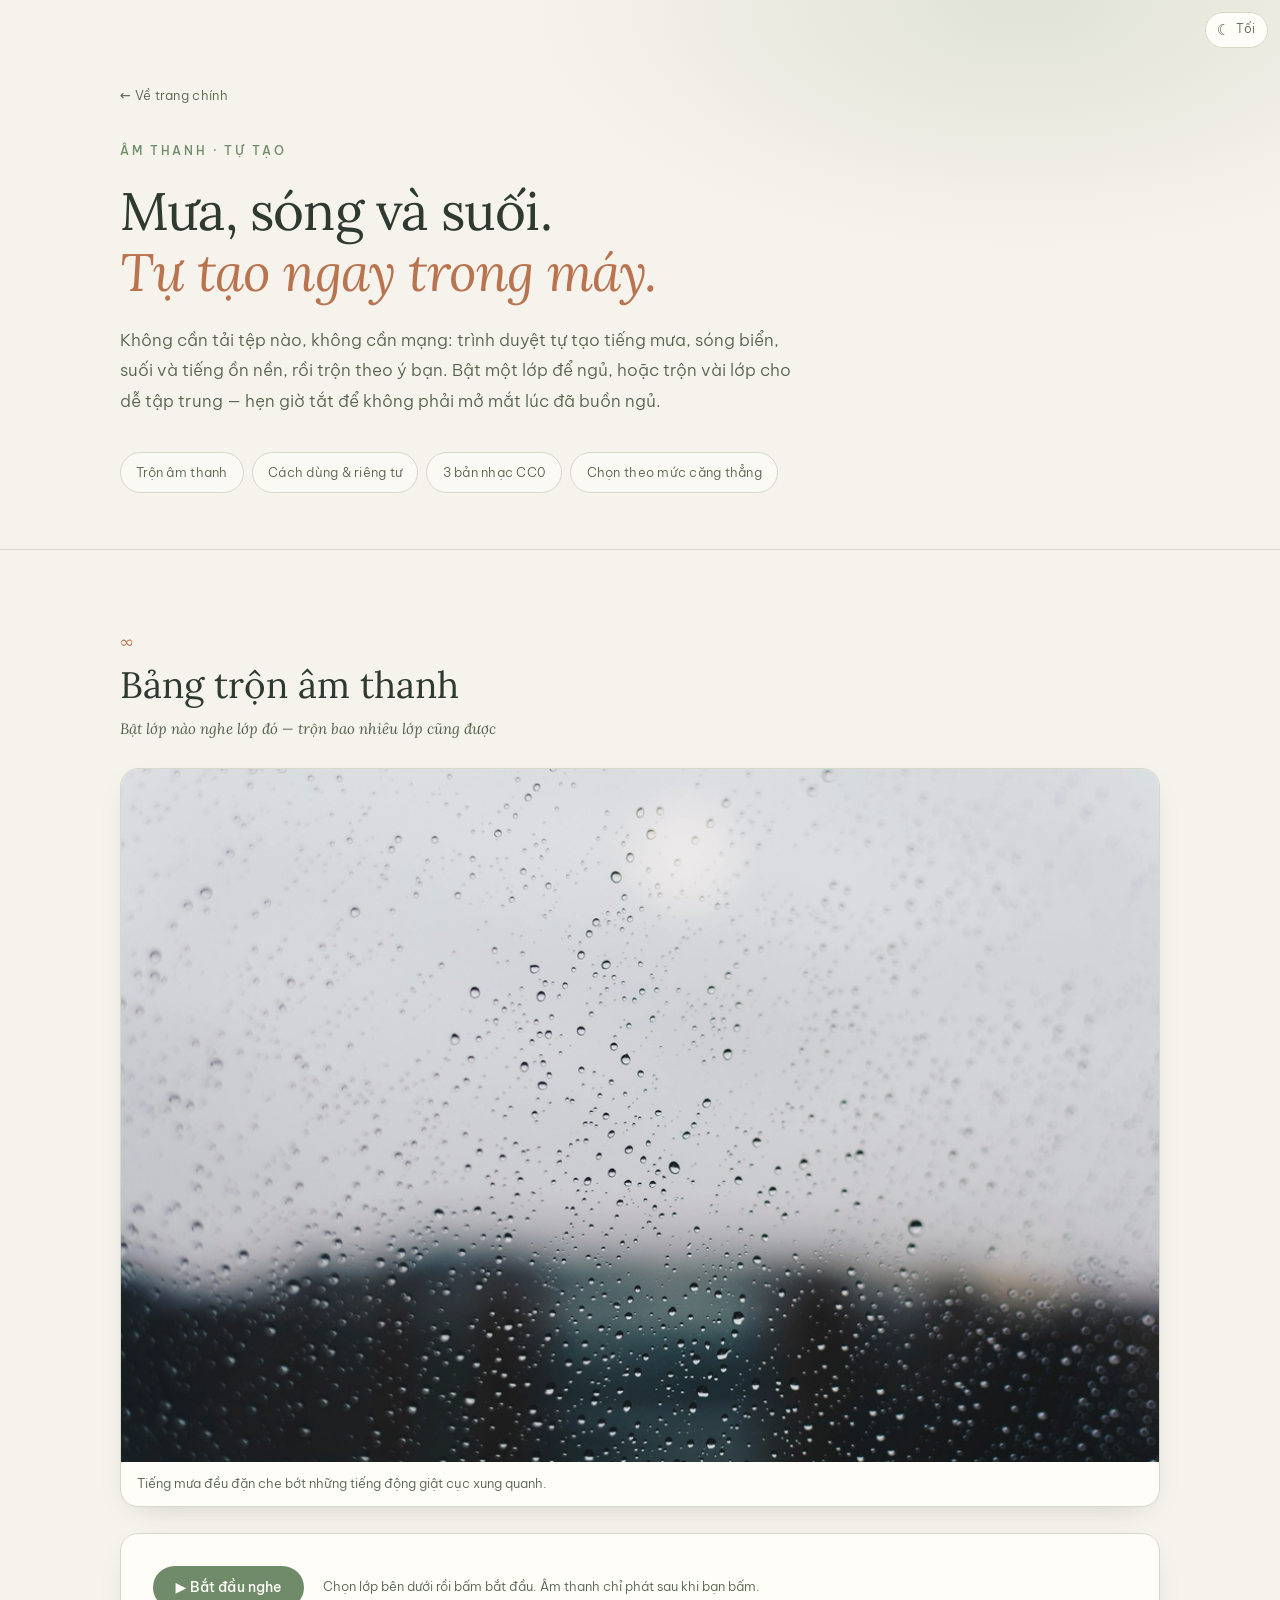
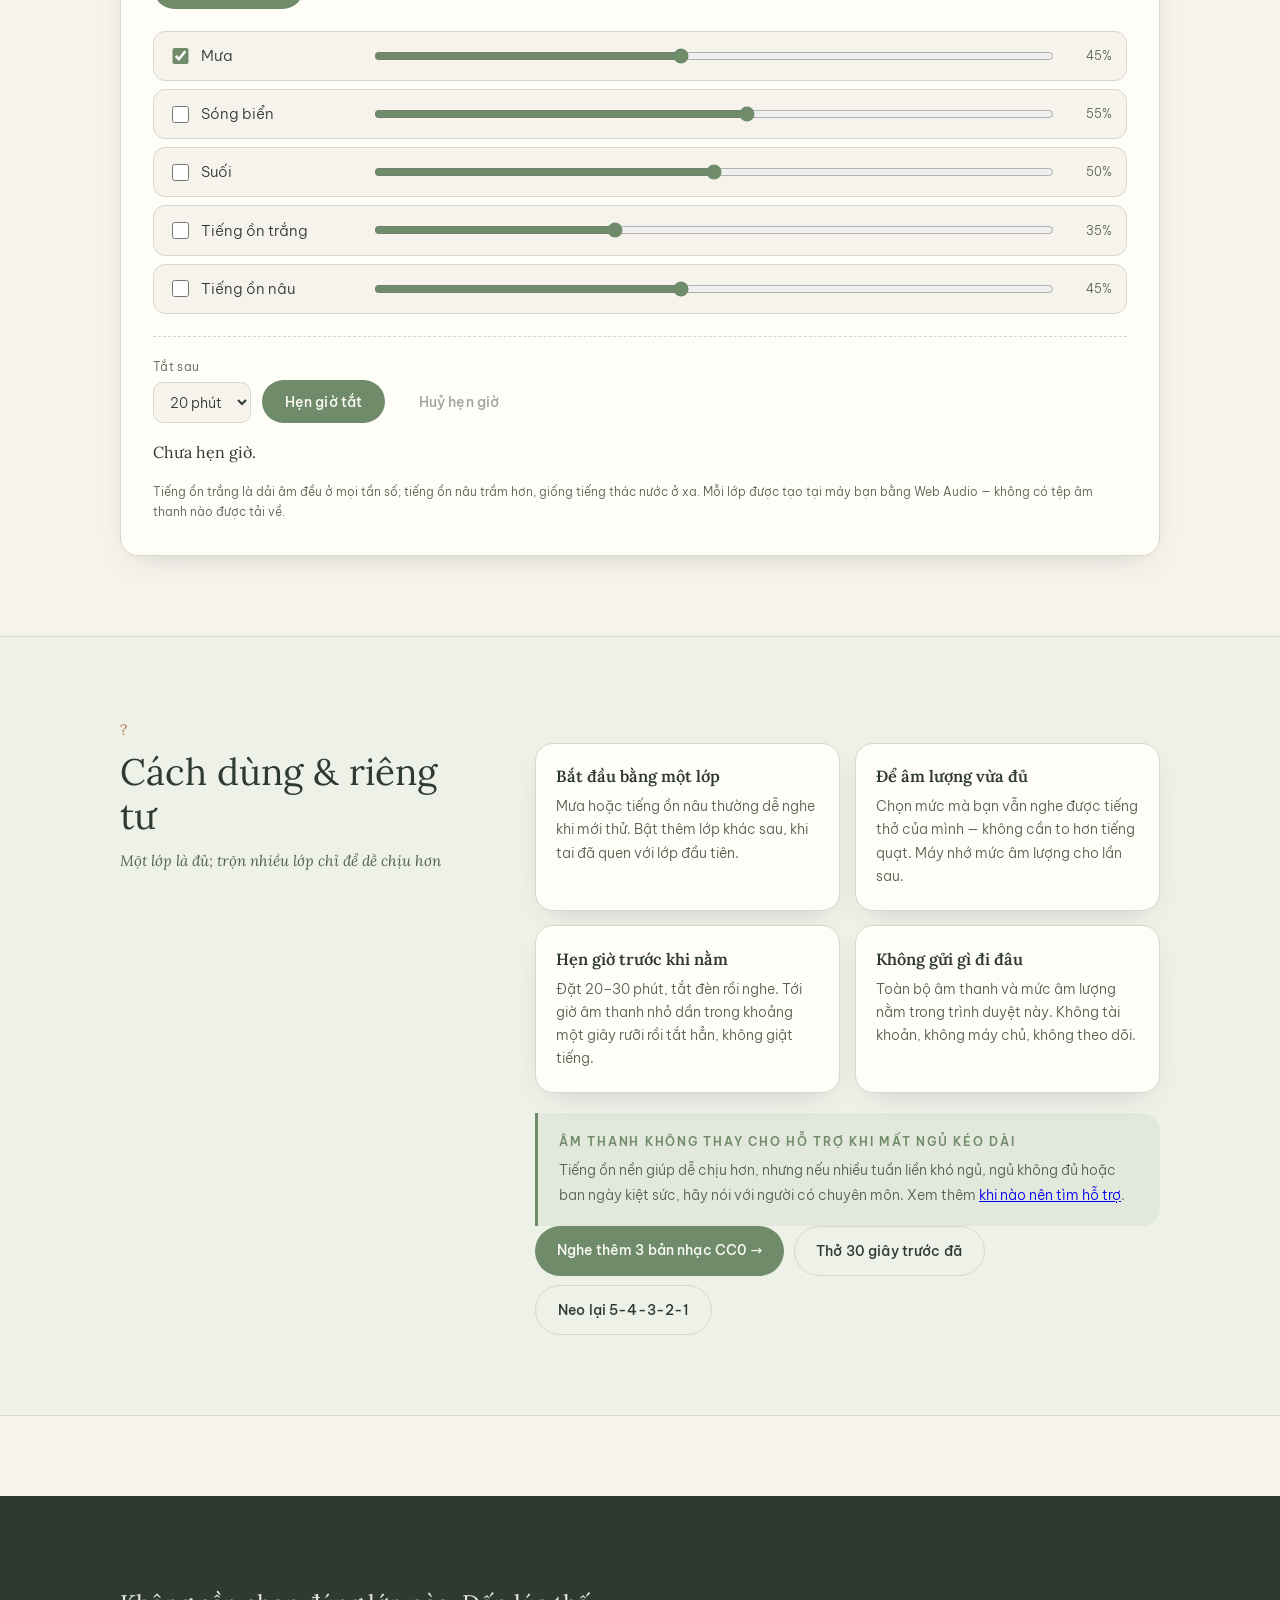
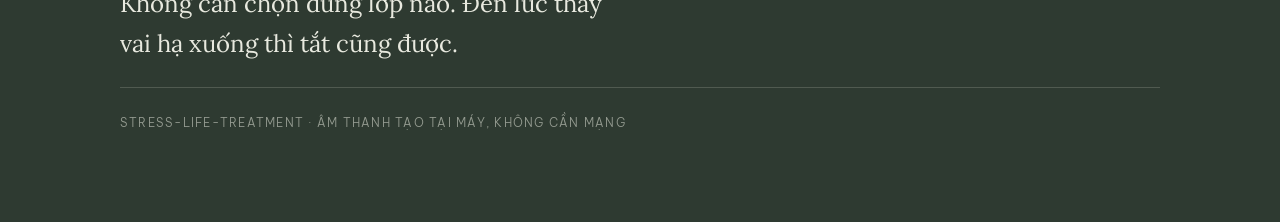
<file: am-thanh.html>
<!DOCTYPE html>
<html lang="vi">
<head>
  <meta charset="UTF-8" />
  <meta name="viewport" content="width=device-width, initial-scale=1" />
  <title>Âm thanh thiên nhiên — mưa, sóng, suối tự tạo trong trình duyệt</title>
  <meta name="description" content="Trộn mưa, sóng biển, suối, tiếng ồn trắng và nâu ngay trong trình duyệt. Chỉnh âm lượng từng lớp, hẹn giờ tắt 10–60 phút, chạy offline và không gửi dữ liệu đi đâu." />
  <link rel="icon" href="favicon.svg" type="image/svg+xml" />
  <link rel="canonical" href="https://lamminhthien.github.io/stress-life-treatment/am-thanh.html" />
  <meta property="og:type" content="website" />
  <meta property="og:site_name" content="Hạ nhiệt" />
  <meta property="og:locale" content="vi_VN" />
  <meta property="og:title" content="Âm thanh thiên nhiên — mưa, sóng, suối tự tạo trong trình duyệt" />
  <meta property="og:description" content="Trộn mưa, sóng biển, suối, tiếng ồn trắng và nâu, hẹn giờ tắt 10–60 phút — chạy offline, không gửi dữ liệu đi đâu." />
  <meta property="og:url" content="https://lamminhthien.github.io/stress-life-treatment/am-thanh.html" />
  <meta property="og:image" content="https://lamminhthien.github.io/stress-life-treatment/og-image.png" />
  <meta property="og:image:width" content="1200" />
  <meta property="og:image:height" content="630" />
  <meta property="og:image:alt" content="Dấu chân trên bãi biển lúc chiều, phủ lớp tối nhẹ ở chân ảnh." />
  <meta name="twitter:card" content="summary_large_image" />
  <meta name="twitter:title" content="Âm thanh thiên nhiên — mưa, sóng, suối tự tạo trong trình duyệt" />
  <meta name="twitter:description" content="Trộn mưa, sóng biển, suối, tiếng ồn trắng và nâu, hẹn giờ tắt 10–60 phút — chạy offline." />
  <meta name="twitter:image" content="https://lamminhthien.github.io/stress-life-treatment/og-image.png" />
  <script>
    (function () {
      var d = document.documentElement;
      d.className += " js";
      try {
        var t = localStorage.getItem("theme");
        if (t === "dark" || t === "light") d.setAttribute("data-theme", t);
      } catch (e) {}
    })();
  </script>
  <link rel="preconnect" href="https://fonts.googleapis.com" />
  <link rel="preconnect" href="https://fonts.gstatic.com" crossorigin />
  <link href="https://fonts.googleapis.com/css2?family=Lora:ital,wght@0,400;0,600;1,400&family=Be+Vietnam+Pro:wght@300;400;500;600&display=swap" rel="stylesheet" />
  <link rel="stylesheet" href="styles.css" />
</head>
<body class="album-page">
  <a class="skip" href="#nghe">Tới phần trộn âm thanh</a>

  <button class="theme-toggle" type="button" data-theme-toggle aria-pressed="false" aria-label="Chuyển sang giao diện tối" title="Giao diện sáng đang bật">
    <span class="theme-icon" aria-hidden="true">☾</span>
    <span class="theme-text">Tối</span>
  </button>

  <header class="album-hero">
    <div class="wrap">
      <a class="back" href="index.html">← Về trang chính</a>
      <p class="eyebrow">Âm thanh · tự tạo</p>
      <h1>Mưa, sóng và suối.<br /><em>Tự tạo ngay trong máy.</em></h1>
      <p class="lede">
        Không cần tải tệp nào, không cần mạng: trình duyệt tự tạo tiếng mưa, sóng biển, suối
        và tiếng ồn nền, rồi trộn theo ý bạn. Bật một lớp để ngủ, hoặc trộn vài lớp cho dễ
        tập trung — hẹn giờ tắt để không phải mở mắt lúc đã buồn ngủ.
      </p>
      <nav class="jump" aria-label="Mục lục">
        <a href="#nghe">Trộn âm thanh</a>
        <a href="#cach-dung">Cách dùng &amp; riêng tư</a>
        <a href="music.html">3 bản nhạc CC0</a>
        <a href="index.html#chon-nhanh">Chọn theo mức căng thẳng</a>
      </nav>
    </div>
  </header>

  <main>
    <section class="section" id="nghe">
      <div class="wrap">
        <div class="section-head">
          <span class="num">∞</span>
          <h2>Bảng trộn âm thanh</h2>
          <p class="sub">Bật lớp nào nghe lớp đó — trộn bao nhiêu lớp cũng được</p>
        </div>

        <figure class="minh-hoa">
          <img src="images/cham-01-mua-tren-cua-kinh.webp" alt="Những giọt mưa đọng trên mặt kính, phông nền mờ" width="960" height="640" loading="lazy" decoding="async" />
          <figcaption>Tiếng mưa đều đặn che bớt những tiếng động giật cục xung quanh.</figcaption>
        </figure>

        <div class="sound-tool" data-sound>
          <div class="sound-panel">
            <div class="sound-top">
              <button class="btn sound-toggle" type="button" data-sound-toggle aria-pressed="false">▶ Bắt đầu nghe</button>
              <p class="sound-status" role="status" aria-live="polite" data-sound-status>
                Chọn lớp bên dưới rồi bấm bắt đầu. Âm thanh chỉ phát sau khi bạn bấm.
              </p>
            </div>

            <ul class="sound-layers">
              <li class="sound-layer">
                <label class="sound-switch">
                  <input type="checkbox" data-layer-on="rain" checked />
                  <span>Mưa</span>
                </label>
                <input type="range" min="0" max="100" step="1" value="45" data-layer-vol="rain" aria-label="Âm lượng mưa" />
                <span class="sound-pct" data-layer-pct="rain">45%</span>
              </li>
              <li class="sound-layer">
                <label class="sound-switch">
                  <input type="checkbox" data-layer-on="ocean" />
                  <span>Sóng biển</span>
                </label>
                <input type="range" min="0" max="100" step="1" value="55" data-layer-vol="ocean" aria-label="Âm lượng sóng biển" />
                <span class="sound-pct" data-layer-pct="ocean">55%</span>
              </li>
              <li class="sound-layer">
                <label class="sound-switch">
                  <input type="checkbox" data-layer-on="stream" />
                  <span>Suối</span>
                </label>
                <input type="range" min="0" max="100" step="1" value="50" data-layer-vol="stream" aria-label="Âm lượng suối" />
                <span class="sound-pct" data-layer-pct="stream">50%</span>
              </li>
              <li class="sound-layer">
                <label class="sound-switch">
                  <input type="checkbox" data-layer-on="white" />
                  <span>Tiếng ồn trắng</span>
                </label>
                <input type="range" min="0" max="100" step="1" value="35" data-layer-vol="white" aria-label="Âm lượng tiếng ồn trắng" />
                <span class="sound-pct" data-layer-pct="white">35%</span>
              </li>
              <li class="sound-layer">
                <label class="sound-switch">
                  <input type="checkbox" data-layer-on="brown" />
                  <span>Tiếng ồn nâu</span>
                </label>
                <input type="range" min="0" max="100" step="1" value="45" data-layer-vol="brown" aria-label="Âm lượng tiếng ồn nâu" />
                <span class="sound-pct" data-layer-pct="brown">45%</span>
              </li>
            </ul>

            <div class="sound-timer">
              <label class="sound-field" for="sound-minutes">
                <span>Tắt sau</span>
                <select id="sound-minutes" data-sound-minutes>
                  <option value="10">10 phút</option>
                  <option value="20" selected>20 phút</option>
                  <option value="30">30 phút</option>
                  <option value="45">45 phút</option>
                  <option value="60">60 phút</option>
                </select>
              </label>
              <button class="btn" type="button" data-sound-timer>Hẹn giờ tắt</button>
              <button class="btn btn-soft" type="button" data-sound-cancel disabled>Huỷ hẹn giờ</button>
              <p class="sound-countdown" role="timer" aria-live="off" data-sound-countdown>Chưa hẹn giờ.</p>
            </div>

            <p class="sound-note">
              Tiếng ồn trắng là dải âm đều ở mọi tần số; tiếng ồn nâu trầm hơn, giống tiếng
              thác nước ở xa. Mỗi lớp được tạo tại máy bạn bằng Web Audio — không có tệp âm
              thanh nào được tải về.
            </p>
          </div>
        </div>

        <noscript>
          <p class="tip">
            Phần tạo và trộn âm thanh cần JavaScript. Bạn vẫn có thể nghe 3 bản nhạc CC0 có sẵn ở
            <a href="music.html">trang Nghe nhạc</a>, hoặc mở sẵn video tiếng mưa trên máy khi
            không có mạng.
          </p>
        </noscript>
      </div>
    </section>

    <section class="section alt" id="cach-dung">
      <div class="wrap grid">
        <div class="section-head">
          <span class="num">?</span>
          <h2>Cách dùng &amp; riêng tư</h2>
          <p class="sub">Một lớp là đủ; trộn nhiều lớp chỉ để dễ chịu hơn</p>
        </div>
        <div class="section-body">
          <ul class="cards">
            <li class="card">
              <h3>Bắt đầu bằng một lớp</h3>
              <p>Mưa hoặc tiếng ồn nâu thường dễ nghe khi mới thử. Bật thêm lớp khác sau, khi tai đã quen với lớp đầu tiên.</p>
            </li>
            <li class="card">
              <h3>Để âm lượng vừa đủ</h3>
              <p>Chọn mức mà bạn vẫn nghe được tiếng thở của mình — không cần to hơn tiếng quạt. Máy nhớ mức âm lượng cho lần sau.</p>
            </li>
            <li class="card">
              <h3>Hẹn giờ trước khi nằm</h3>
              <p>Đặt 20–30 phút, tắt đèn rồi nghe. Tới giờ âm thanh nhỏ dần trong khoảng một giây rưỡi rồi tắt hẳn, không giật tiếng.</p>
            </li>
            <li class="card">
              <h3>Không gửi gì đi đâu</h3>
              <p>Toàn bộ âm thanh và mức âm lượng nằm trong trình duyệt này. Không tài khoản, không máy chủ, không theo dõi.</p>
            </li>
          </ul>

          <aside class="tip">
            <strong>Âm thanh không thay cho hỗ trợ khi mất ngủ kéo dài</strong>
            <p>
              Tiếng ồn nền giúp dễ chịu hơn, nhưng nếu nhiều tuần liền khó ngủ, ngủ không đủ
              hoặc ban ngày kiệt sức, hãy nói với người có chuyên môn. Xem thêm
              <a href="hieu-lo-au.html#khi-nao">khi nào nên tìm hỗ trợ</a>.
            </p>
          </aside>

          <p class="album-cta">
            <a class="btn" href="music.html">Nghe thêm 3 bản nhạc CC0 →</a>
            <a class="btn btn-soft" href="index.html#tho">Thở 30 giây trước đã</a>
            <a class="btn btn-soft" href="grounding.html">Neo lại 5-4-3-2-1</a>
          </p>
        </div>
      </div>
    </section>
  </main>

  <footer class="footer">
    <div class="wrap">
      <p class="closing">Không cần chọn đúng lớp nào. Đến lúc thấy vai hạ xuống thì tắt cũng được.</p>
      <p class="sign">stress-life-treatment · âm thanh tạo tại máy, không cần mạng</p>
    </div>
  </footer>

  <script src="theme.js"></script>

  <script>
  (function () {
    var root = document.querySelector("[data-sound]");
    if (!root) return;

    var KEY = "nature-sound-v1";
    var LAYER_KEYS = ["rain", "ocean", "stream", "white", "brown"];
    var TRIM = { rain: 0.55, ocean: 0.9, stream: 0.45, white: 0.32, brown: 0.7 };

    var toggleBtn = root.querySelector("[data-sound-toggle]");
    var statusEl = root.querySelector("[data-sound-status]");
    var minutesEl = root.querySelector("[data-sound-minutes]");
    var timerBtn = root.querySelector("[data-sound-timer]");
    var cancelBtn = root.querySelector("[data-sound-cancel]");
    var countdownEl = root.querySelector("[data-sound-countdown]");

    var ranges = {};
    var checks = {};
    var pcts = {};

    LAYER_KEYS.forEach(function (key) {
      ranges[key] = root.querySelector('[data-layer-vol="' + key + '"]');
      checks[key] = root.querySelector('[data-layer-on="' + key + '"]');
      pcts[key] = root.querySelector('[data-layer-pct="' + key + '"]');
    });

    var AC = window.AudioContext || window.webkitAudioContext;
    var state = load();
    var ctx = null;
    var master = null;
    var nodes = {};
    var playing = false;
    var token = 0;
    var timerEnd = 0;
    var timerTick = null;

    if (!AC) {
      toggleBtn.disabled = true;
      timerBtn.disabled = true;
      toggleBtn.textContent = "Trình duyệt không hỗ trợ";
      statusEl.textContent = "Trình duyệt này không hỗ trợ Web Audio. Bạn vẫn nghe được 3 bản nhạc CC0 ở trang Nghe nhạc.";
      return;
    }

    function clampVolume(value) {
      value = Number(value);
      if (!isFinite(value)) return 50;
      return Math.max(0, Math.min(100, Math.round(value)));
    }

    function load() {
      var defaults = {
        minutes: 20,
        volumes: { rain: 45, ocean: 55, stream: 50, white: 35, brown: 45 },
        layers: { rain: true, ocean: false, stream: false, white: false, brown: false }
      };
      try {
        var raw = localStorage.getItem(KEY);
        if (!raw) return defaults;
        var data = JSON.parse(raw);
        if (!data || typeof data !== "object") return defaults;

        LAYER_KEYS.forEach(function (key) {
          if (data.volumes) defaults.volumes[key] = clampVolume(data.volumes[key]);
          if (data.layers) defaults.layers[key] = !!data.layers[key];
        });
        if ([10, 20, 30, 45, 60].indexOf(Number(data.minutes)) !== -1) {
          defaults.minutes = Number(data.minutes);
        }
        return defaults;
      } catch (e) {
        return defaults;
      }
    }

    function save() {
      try {
        localStorage.setItem(KEY, JSON.stringify({
          minutes: state.minutes,
          volumes: state.volumes,
          layers: state.layers
        }));
      } catch (e) {}
    }

    function paint() {
      LAYER_KEYS.forEach(function (key) {
        ranges[key].value = String(state.volumes[key]);
        checks[key].checked = !!state.layers[key];
        pcts[key].textContent = state.volumes[key] + "%";
      });
      minutesEl.value = String(state.minutes);
    }

    function targetGain(key) {
      if (!state.layers[key]) return 0;
      var v = state.volumes[key] / 100;
      return Math.pow(v, 1.6) * TRIM[key];
    }

    function ramp(param, value, seconds) {
      var now = ctx.currentTime;
      if (typeof param.cancelAndHoldAtTime === "function") {
        param.cancelAndHoldAtTime(now);
      } else {
        param.cancelScheduledValues(now);
        param.setValueAtTime(param.value, now);
      }
      param.linearRampToValueAtTime(value, now + seconds);
    }

    function noiseBuffer(kind) {
      var seconds = 2;
      var len = Math.floor(ctx.sampleRate * seconds);
      var buffer = ctx.createBuffer(1, len, ctx.sampleRate);
      var data = buffer.getChannelData(0);
      var i;

      if (kind === "brown") {
        var last = 0;
        for (i = 0; i < len; i++) {
          var white = Math.random() * 2 - 1;
          last = (last + 0.02 * white) / 1.02;
          data[i] = last * 3.2;
        }
      } else {
        for (i = 0; i < len; i++) data[i] = Math.random() * 2 - 1;
      }

      var fade = Math.min(4000, Math.floor(len / 10));
      for (i = 0; i < fade; i++) {
        var t = i / fade;
        data[i] = data[i] * t + data[len - fade + i] * (1 - t);
      }
      return buffer;
    }

    function source(buffer) {
      var src = ctx.createBufferSource();
      src.buffer = buffer;
      src.loop = true;
      src.start(0);
      return src;
    }

    function layerGain() {
      var gain = ctx.createGain();
      gain.gain.value = 0;
      gain.connect(master);
      return gain;
    }

    function buildNodes() {
      var white = noiseBuffer("white");
      var brown = noiseBuffer("brown");

      var rainGain = layerGain();
      var rainHP = ctx.createBiquadFilter();
      rainHP.type = "highpass";
      rainHP.frequency.value = 1000;
      var rainLP = ctx.createBiquadFilter();
      rainLP.type = "lowpass";
      rainLP.frequency.value = 7000;
      source(white).connect(rainHP).connect(rainLP).connect(rainGain);
      nodes.rain = { gain: rainGain };

      var oceanGain = layerGain();
      var oceanLP = ctx.createBiquadFilter();
      oceanLP.type = "lowpass";
      oceanLP.frequency.value = 600;
      var oceanMod = ctx.createGain();
      oceanMod.gain.value = 0.7;
      source(brown).connect(oceanLP).connect(oceanMod).connect(oceanGain);
      var oceanLFO = ctx.createOscillator();
      oceanLFO.frequency.value = 0.07;
      var oceanDepth = ctx.createGain();
      oceanDepth.gain.value = 0.32;
      oceanLFO.connect(oceanDepth).connect(oceanMod.gain);
      oceanLFO.start(0);
      nodes.ocean = { gain: oceanGain };

      var streamGain = layerGain();
      var streamHP = ctx.createBiquadFilter();
      streamHP.type = "highpass";
      streamHP.frequency.value = 600;
      var streamBP = ctx.createBiquadFilter();
      streamBP.type = "bandpass";
      streamBP.frequency.value = 2200;
      streamBP.Q.value = 0.7;
      var streamMod = ctx.createGain();
      streamMod.gain.value = 0.9;
      source(white).connect(streamHP).connect(streamBP).connect(streamMod).connect(streamGain);
      var streamLFO = ctx.createOscillator();
      streamLFO.frequency.value = 0.7;
      var streamDepth = ctx.createGain();
      streamDepth.gain.value = 0.12;
      streamLFO.connect(streamDepth).connect(streamMod.gain);
      streamLFO.start(0);
      nodes.stream = { gain: streamGain };

      var whiteGain = layerGain();
      var whiteLP = ctx.createBiquadFilter();
      whiteLP.type = "lowpass";
      whiteLP.frequency.value = 9000;
      source(white).connect(whiteLP).connect(whiteGain);
      nodes.white = { gain: whiteGain };

      var brownGain = layerGain();
      var brownLP = ctx.createBiquadFilter();
      brownLP.type = "lowpass";
      brownLP.frequency.value = 1200;
      source(brown).connect(brownLP).connect(brownGain);
      nodes.brown = { gain: brownGain };
    }

    function ensureContext() {
      if (ctx) return;
      ctx = new AC();
      master = ctx.createGain();
      master.gain.value = 0;
      master.connect(ctx.destination);
      buildNodes();
    }

    function applyGains() {
      LAYER_KEYS.forEach(function (key) {
        ramp(nodes[key].gain.gain, targetGain(key), 0.3);
      });
    }

    function selectedCount() {
      return LAYER_KEYS.filter(function (key) { return state.layers[key]; }).length;
    }

    function updateButton() {
      toggleBtn.textContent = playing
        ? "❚❚ Tạm dừng"
        : (ctx ? "▶ Tiếp tục nghe" : "▶ Bắt đầu nghe");
      toggleBtn.setAttribute("aria-pressed", String(playing));
    }

    function start() {
      ensureContext();
      var resumed = ctx.state === "suspended" ? ctx.resume() : Promise.resolve();
      Promise.resolve(resumed).then(function () {
        applyGains();
        ramp(master.gain, 1, 1.1);
        playing = true;
        token += 1;
        updateButton();
        var count = selectedCount();
        statusEl.textContent = count
          ? "Đang phát " + count + " lớp. Chỉnh âm lượng từng lớp nếu cần."
          : "Chưa bật lớp nào. Chọn ít nhất một lớp để nghe thấy tiếng.";
      }).catch(function () {
        statusEl.textContent = "Trình duyệt chặn phát âm thanh. Bấm lại lần nữa.";
      });
    }

    function pause(byTimer) {
      if (!ctx || !playing) {
        updateButton();
        return;
      }
      playing = false;
      var my = ++token;
      ramp(master.gain, 0, byTimer ? 1.5 : 0.45);
      updateButton();
      setTimeout(function () {
        if (my === token && ctx && ctx.state === "running" && !playing) ctx.suspend();
      }, byTimer ? 1600 : 550);
      if (!byTimer) statusEl.textContent = "Đã tạm dừng. Bấm tiếp tục khi muốn nghe lại.";
    }

    function formatLeft(ms) {
      var secs = Math.max(0, Math.ceil(ms / 1000));
      var m = Math.floor(secs / 60);
      var s = secs % 60;
      return m + ":" + (s < 10 ? "0" + s : s);
    }

    function stopTimer(text) {
      if (timerTick) clearInterval(timerTick);
      timerTick = null;
      timerEnd = 0;
      cancelBtn.disabled = true;
      if (text) countdownEl.textContent = text;
    }

    function tickTimer() {
      if (!timerEnd) return;
      var left = timerEnd - Date.now();
      if (left <= 0) {
        stopTimer("Đã tắt theo hẹn giờ.");
        if (playing) {
          pause(true);
          statusEl.textContent = "Hết giờ hẹn — âm thanh tắt dần. Chúc bạn ngủ ngon.";
        } else {
          statusEl.textContent = "Đã hết giờ hẹn. Âm thanh đang tắt.";
        }
        return;
      }
      countdownEl.textContent = "Còn " + formatLeft(left) + " nữa thì tắt.";
    }

    toggleBtn.addEventListener("click", function () {
      if (playing) pause(false);
      else start();
    });

    LAYER_KEYS.forEach(function (key) {
      ranges[key].addEventListener("input", function () {
        state.volumes[key] = clampVolume(ranges[key].value);
        pcts[key].textContent = state.volumes[key] + "%";
        if (ctx) ramp(nodes[key].gain.gain, targetGain(key), 0.2);
        save();
      });

      checks[key].addEventListener("change", function () {
        state.layers[key] = checks[key].checked;
        if (ctx) ramp(nodes[key].gain.gain, targetGain(key), 0.25);
        save();
        if (playing) {
          var count = selectedCount();
          statusEl.textContent = count
            ? "Đang phát " + count + " lớp."
            : "Đã tắt hết lớp. Bật lại một lớp để nghe tiếp.";
        }
      });
    });

    minutesEl.addEventListener("change", function () {
      state.minutes = Number(minutesEl.value) || 20;
      save();
    });

    timerBtn.addEventListener("click", function () {
      var mins = Number(minutesEl.value);
      if (!mins) {
        statusEl.textContent = "Chọn số phút trước khi hẹn giờ.";
        minutesEl.focus();
        return;
      }
      state.minutes = mins;
      save();
      timerEnd = Date.now() + mins * 60000;
      cancelBtn.disabled = false;
      if (timerTick) clearInterval(timerTick);
      timerTick = setInterval(tickTimer, 500);
      tickTimer();
      statusEl.textContent = "Đã hẹn tắt sau " + mins + " phút. Cứ nghe tiếp, tới giờ âm thanh nhỏ dần rồi tắt.";
    });

    cancelBtn.addEventListener("click", function () {
      stopTimer("Chưa hẹn giờ.");
      statusEl.textContent = "Đã huỷ hẹn giờ. Âm thanh vẫn phát nếu đang bật.";
    });

    window.addEventListener("pagehide", function () {
      stopTimer("Chưa hẹn giờ.");
      playing = false;
      token += 1;
      if (ctx) {
        try { ctx.close(); } catch (e) {}
      }
      ctx = null;
      master = null;
      nodes = {};
      updateButton();
    });

    paint();
    updateButton();
  })();
  </script>
</body>
</html>
</file>
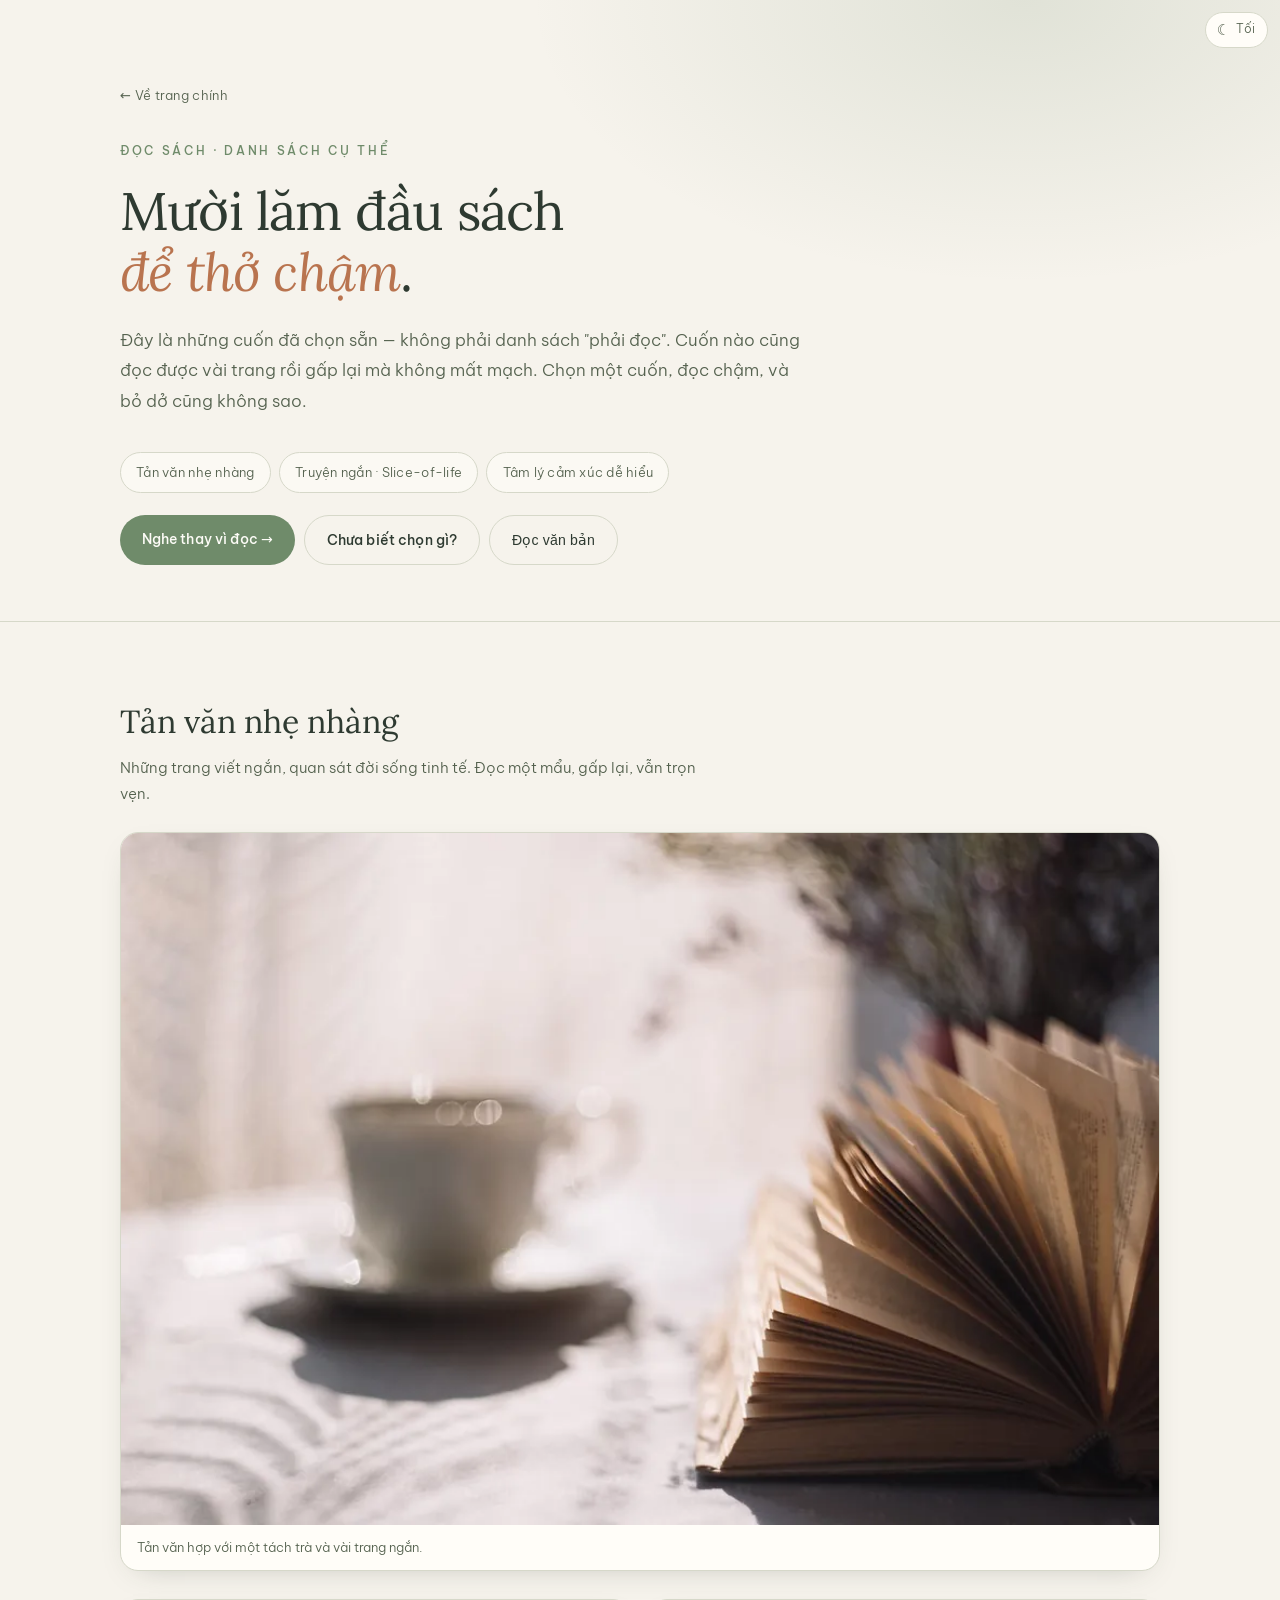
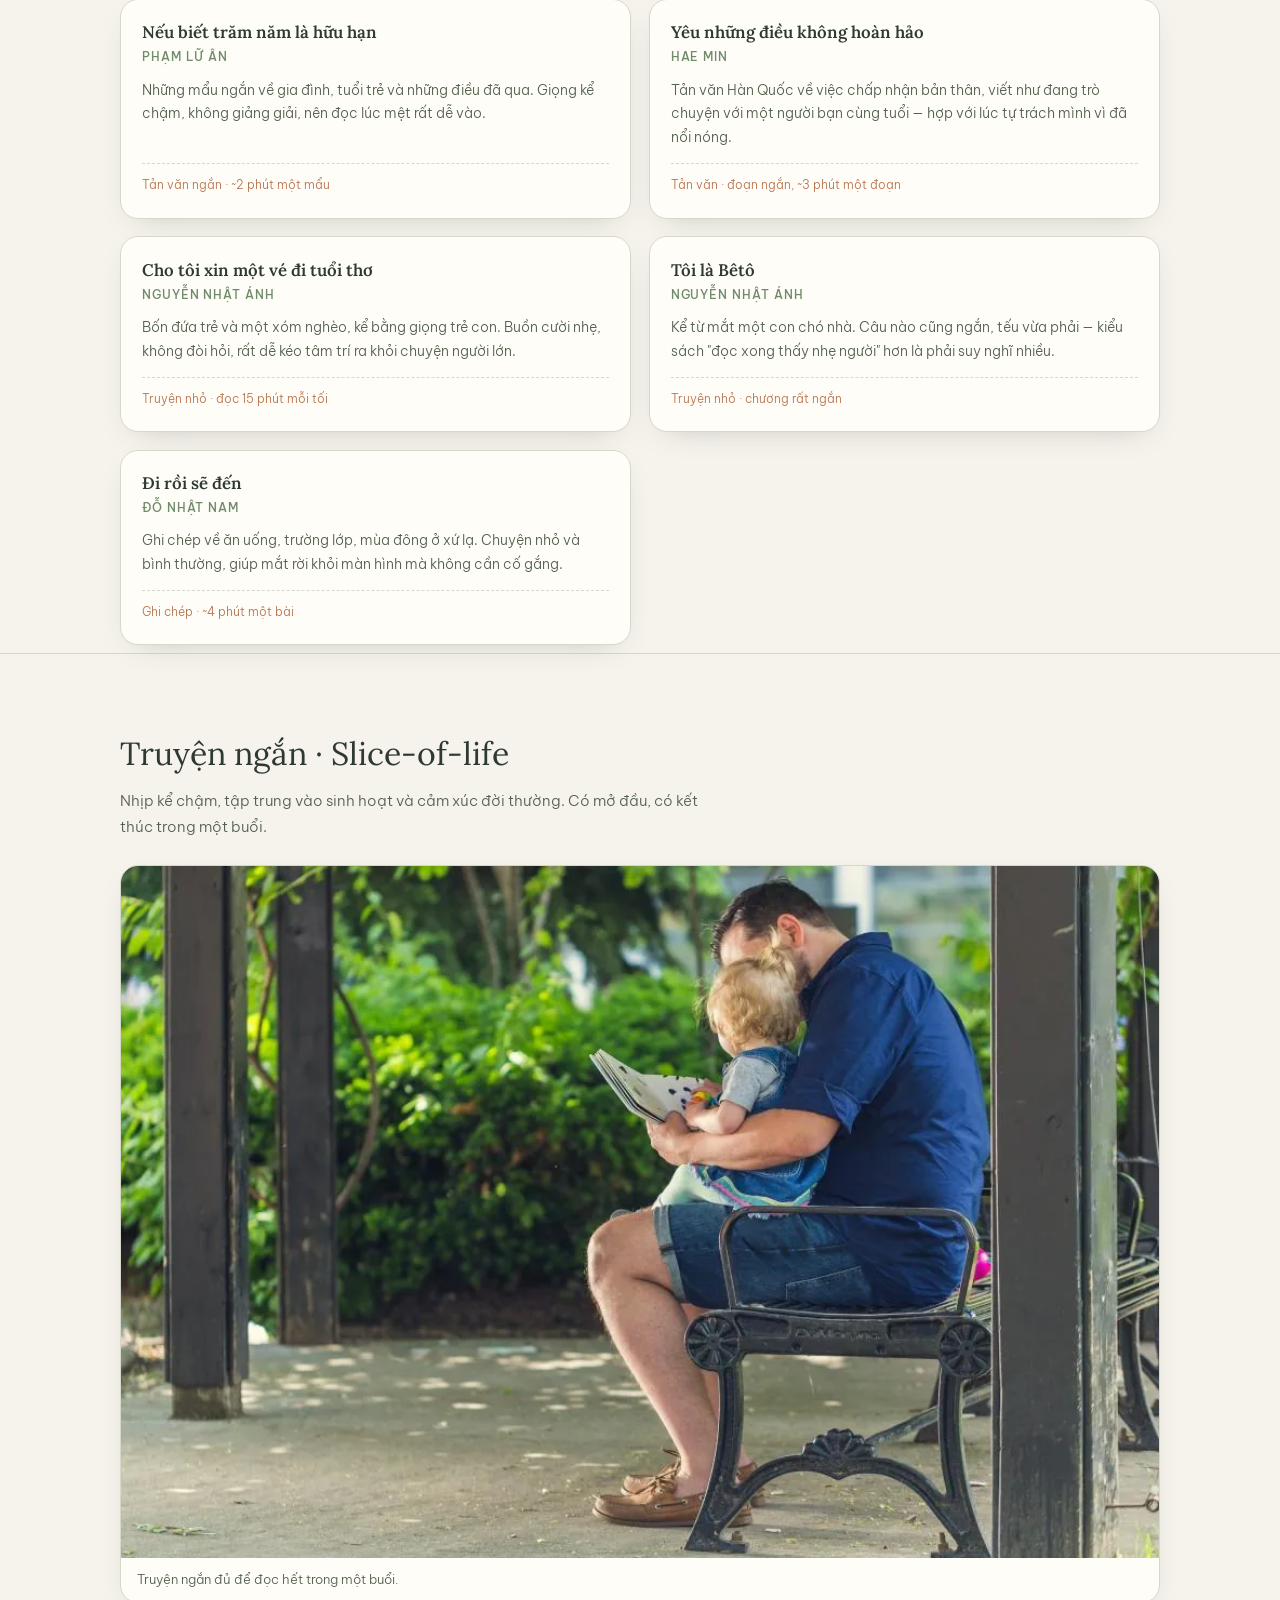
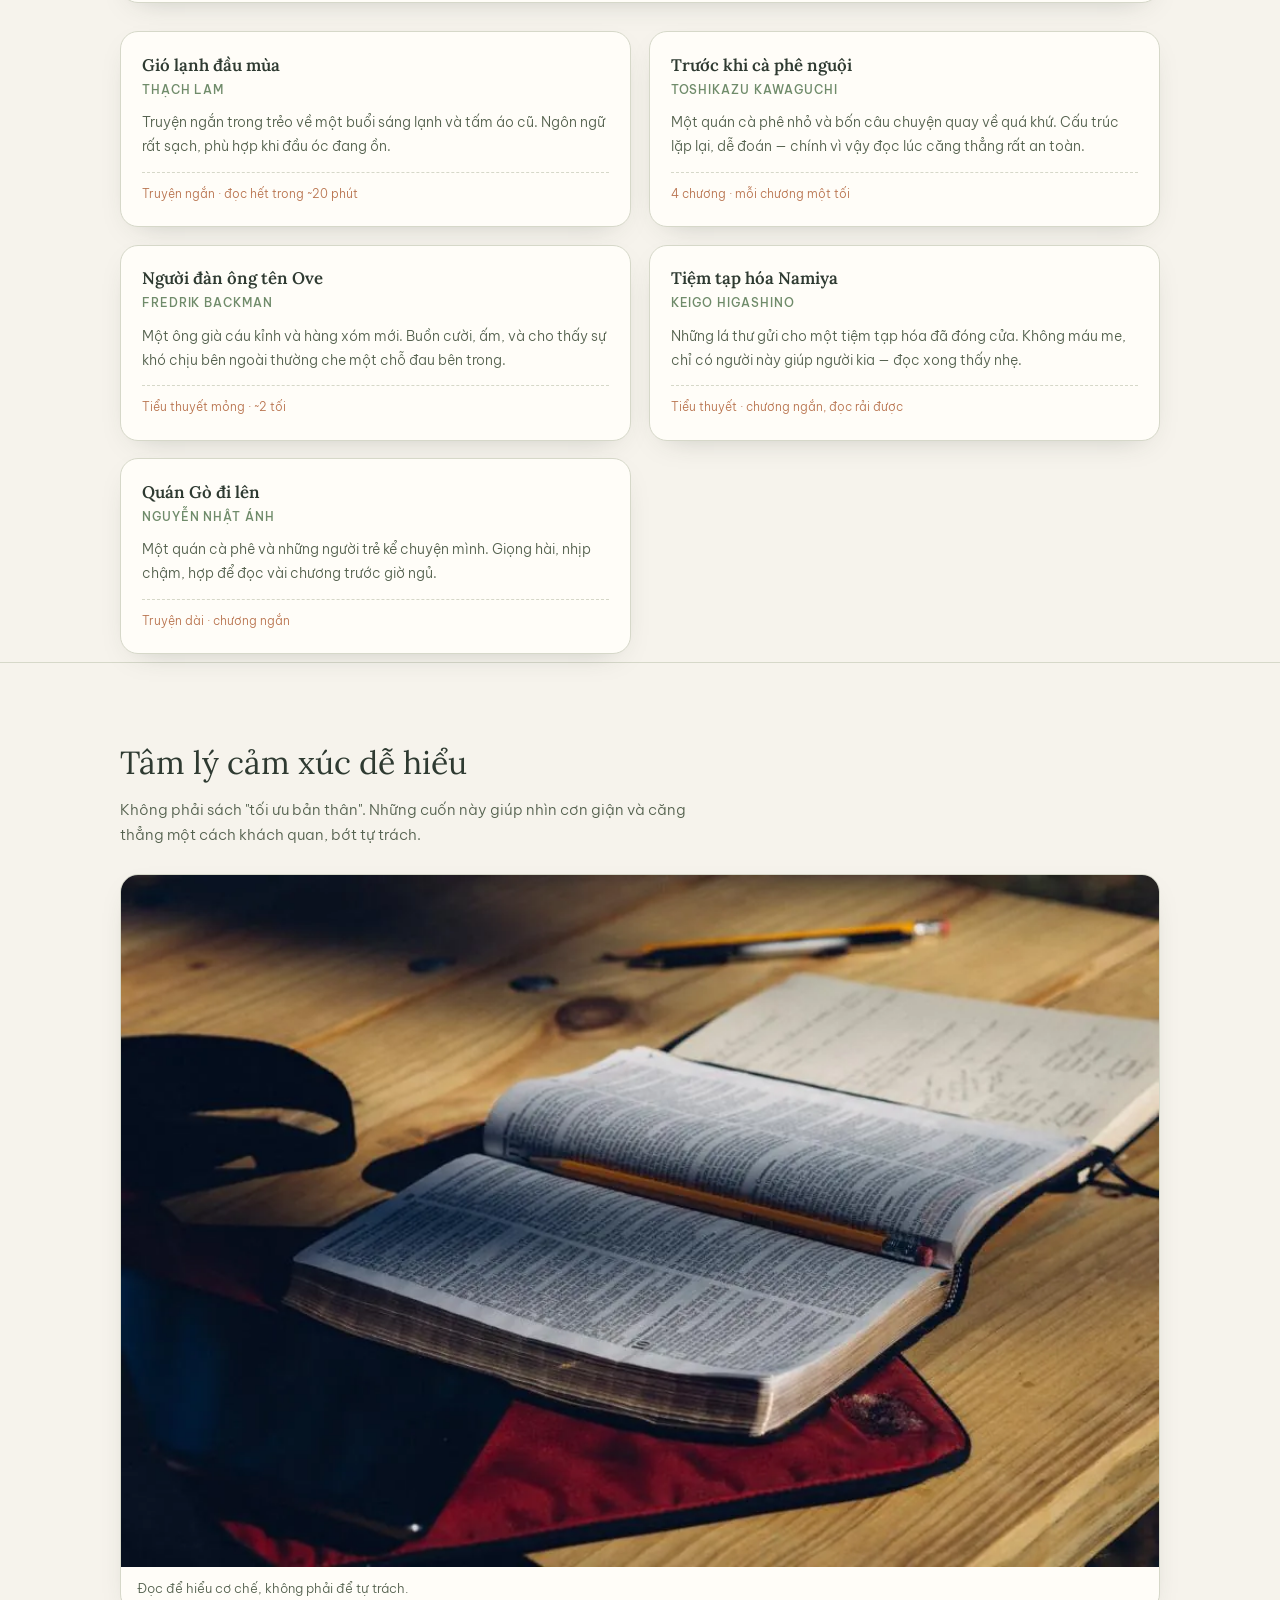
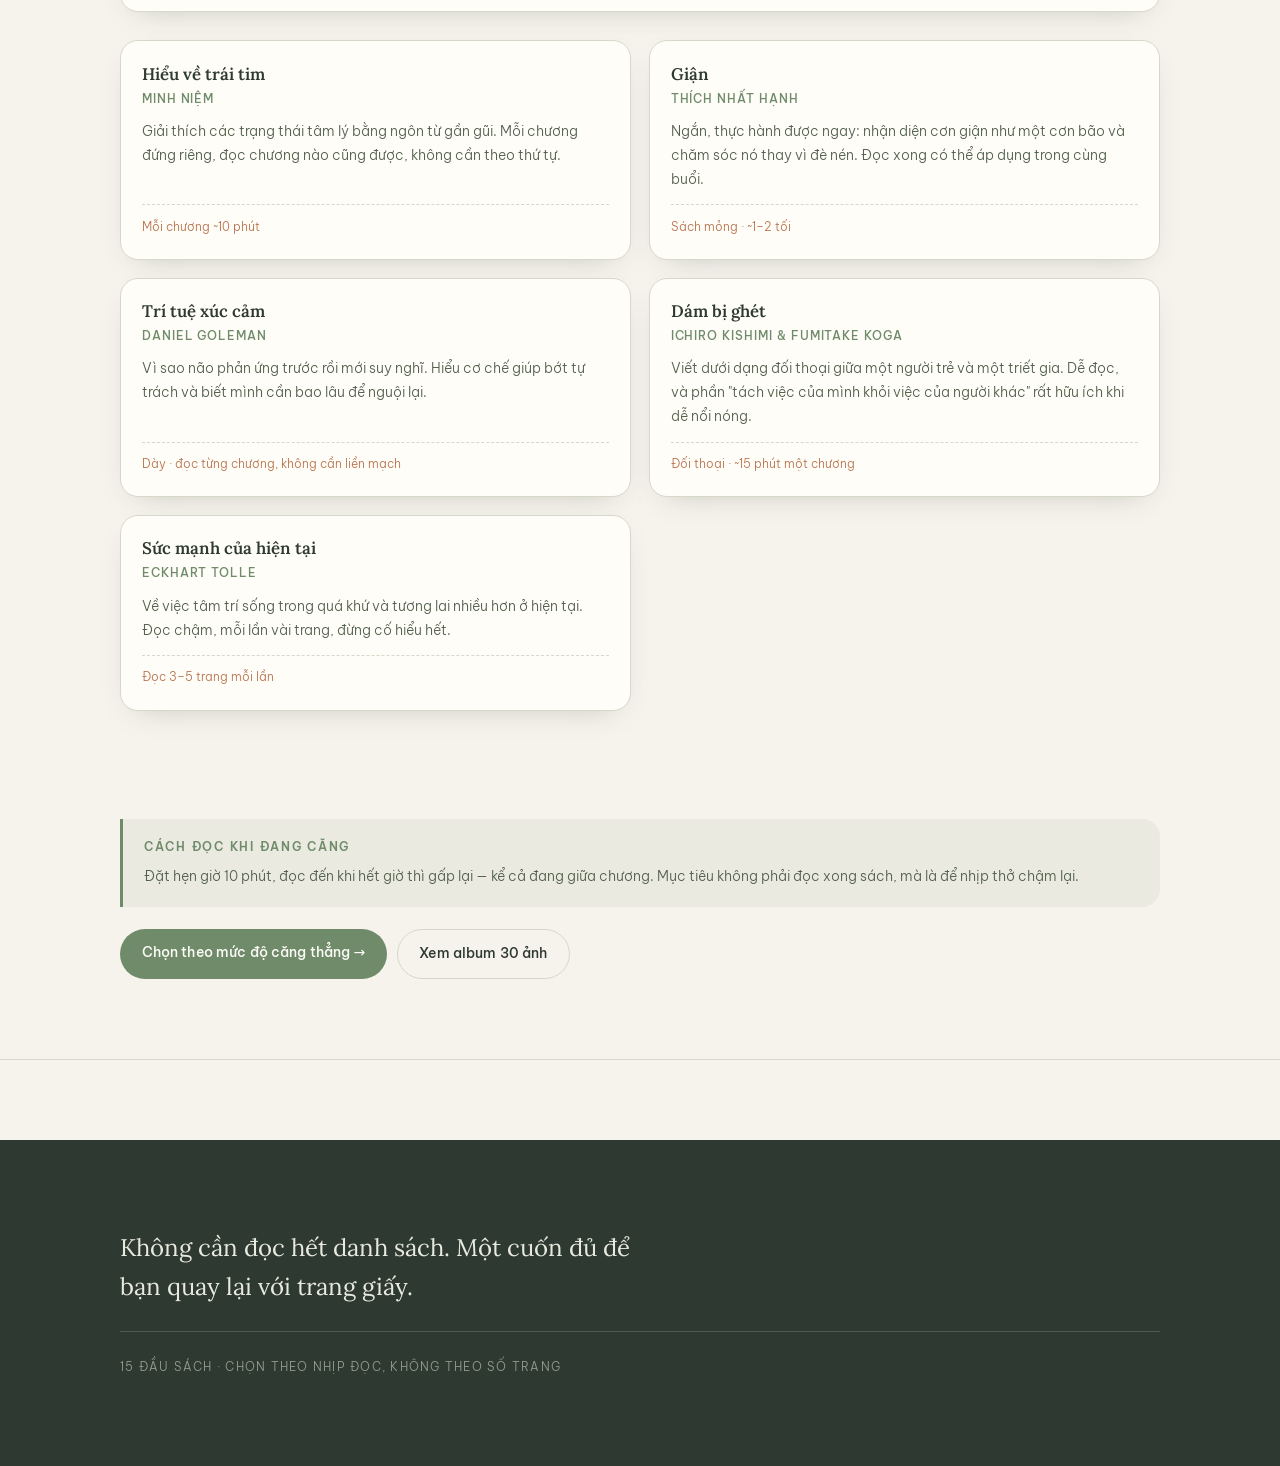
<file: books.html>
<!DOCTYPE html>
<html lang="vi">
<head>
  <meta charset="UTF-8" />
  <meta name="viewport" content="width=device-width, initial-scale=1" />
  <title>Danh sách sách — 15 đầu sách để thở chậm</title>
  <meta name="description" content="15 đầu sách cụ thể để đọc khi căng thẳng: tản văn nhẹ, truyện ngắn slice-of-life và tâm lý cảm xúc dễ hiểu — kèm ghi chú vì sao hợp lúc mệt." />
  <link rel="icon" href="favicon.svg" type="image/svg+xml" />
  <link rel="canonical" href="https://lamminhthien.github.io/stress-life-treatment/books.html" />
  <meta property="og:type" content="website" />
  <meta property="og:site_name" content="Hạ nhiệt" />
  <meta property="og:locale" content="vi_VN" />
  <meta property="og:title" content="Danh sách sách — 15 đầu sách để thở chậm" />
  <meta property="og:description" content="15 đầu sách cụ thể để đọc khi căng thẳng: tản văn nhẹ, truyện ngắn slice-of-life và tâm lý cảm xúc dễ hiểu — kèm ghi chú vì sao hợp lúc mệt." />
  <meta property="og:url" content="https://lamminhthien.github.io/stress-life-treatment/books.html" />
  <meta property="og:image" content="https://lamminhthien.github.io/stress-life-treatment/og-image.png" />
  <meta property="og:image:width" content="1200" />
  <meta property="og:image:height" content="630" />
  <meta property="og:image:alt" content="Dấu chân trên bãi biển lúc chiều, phủ lớp tối nhẹ ở chân ảnh." />
  <meta name="twitter:card" content="summary_large_image" />
  <meta name="twitter:title" content="Danh sách sách — 15 đầu sách để thở chậm" />
  <meta name="twitter:description" content="15 đầu sách cụ thể để đọc khi căng thẳng: tản văn nhẹ, truyện ngắn slice-of-life và tâm lý cảm xúc dễ hiểu — kèm ghi chú vì sao hợp lúc mệt." />
  <meta name="twitter:image" content="https://lamminhthien.github.io/stress-life-treatment/og-image.png" />
  <script>
    (function () {
      var d = document.documentElement;
      d.className += " js";
      try {
        var t = localStorage.getItem("theme");
        if (t === "dark" || t === "light") d.setAttribute("data-theme", t);
      } catch (e) {}
    })();
  </script>
  <link rel="preconnect" href="https://fonts.googleapis.com" />
  <link rel="preconnect" href="https://fonts.gstatic.com" crossorigin />
  <link href="https://fonts.googleapis.com/css2?family=Lora:ital,wght@0,400;0,600;1,400&family=Be+Vietnam+Pro:wght@300;400;500;600&display=swap" rel="stylesheet" />
  <link rel="stylesheet" href="styles.css" />
</head>
<body class="album-page">
  <a class="skip" href="#sach">Tới danh sách sách</a>

  <button class="theme-toggle" type="button" data-theme-toggle aria-pressed="false" aria-label="Chuyển sang giao diện tối" title="Giao diện sáng đang bật">
    <span class="theme-icon" aria-hidden="true">☾</span>
    <span class="theme-text">Tối</span>
  </button>

  <header class="album-hero">
    <div class="wrap">
      <a class="back" href="index.html">← Về trang chính</a>
      <p class="eyebrow">Đọc sách · danh sách cụ thể</p>
      <h1>Mười lăm đầu sách<br /><em>để thở chậm</em>.</h1>
      <p class="lede">
        Đây là những cuốn đã chọn sẵn — không phải danh sách "phải đọc".
        Cuốn nào cũng đọc được vài trang rồi gấp lại mà không mất mạch.
        Chọn một cuốn, đọc chậm, và bỏ dở cũng không sao.
      </p>
      <nav class="jump" aria-label="Nhóm sách">
        <a href="#tan-van">Tản văn nhẹ nhàng</a>
        <a href="#truyen-ngan">Truyện ngắn · Slice-of-life</a>
        <a href="#tam-ly">Tâm lý cảm xúc dễ hiểu</a>
      </nav>
      <p class="album-cta">
        <a class="btn" href="listen.html">Nghe thay vì đọc →</a>
        <a class="btn btn-soft" href="index.html#chon-nhanh">Chưa biết chọn gì?</a>
        <button class="btn btn-soft" type="button" data-read-text>Đọc văn bản</button>
      </p>
    </div>
  </header>

  <main id="sach">
    <section class="album-group" id="tan-van">
      <div class="album-head">
        <h2>Tản văn nhẹ nhàng</h2>
        <p>Những trang viết ngắn, quan sát đời sống tinh tế. Đọc một mẩu, gấp lại, vẫn trọn vẹn.</p>
        <figure class="minh-hoa">
          <img src="images/minh-hoa-sach-tan-van.webp" alt="Cuốn sách mở bên tách trà trên mặt bàn gỗ" width="960" height="640" loading="lazy" decoding="async" />
          <figcaption>Tản văn hợp với một tách trà và vài trang ngắn.</figcaption>
        </figure>
      </div>
      <div class="wrap">
        <ul class="books">
          <li class="book">
            <h3>Nếu biết trăm năm là hữu hạn</h3>
            <p class="book-by">Phạm Lữ Ân</p>
            <p>Những mẩu ngắn về gia đình, tuổi trẻ và những điều đã qua. Giọng kể chậm, không giảng giải, nên đọc lúc mệt rất dễ vào.</p>
            <p class="book-pace">Tản văn ngắn · ~2 phút một mẩu</p>
          </li>
          <li class="book">
            <h3>Yêu những điều không hoàn hảo</h3>
            <p class="book-by">Hae Min</p>
            <p>Tản văn Hàn Quốc về việc chấp nhận bản thân, viết như đang trò chuyện với một người bạn cùng tuổi — hợp với lúc tự trách mình vì đã nổi nóng.</p>
            <p class="book-pace">Tản văn · đoạn ngắn, ~3 phút một đoạn</p>
          </li>
          <li class="book">
            <h3>Cho tôi xin một vé đi tuổi thơ</h3>
            <p class="book-by">Nguyễn Nhật Ánh</p>
            <p>Bốn đứa trẻ và một xóm nghèo, kể bằng giọng trẻ con. Buồn cười nhẹ, không đòi hỏi, rất dễ kéo tâm trí ra khỏi chuyện người lớn.</p>
            <p class="book-pace">Truyện nhỏ · đọc 15 phút mỗi tối</p>
          </li>
          <li class="book">
            <h3>Tôi là Bêtô</h3>
            <p class="book-by">Nguyễn Nhật Ánh</p>
            <p>Kể từ mắt một con chó nhà. Câu nào cũng ngắn, tếu vừa phải — kiểu sách "đọc xong thấy nhẹ người" hơn là phải suy nghĩ nhiều.</p>
            <p class="book-pace">Truyện nhỏ · chương rất ngắn</p>
          </li>
          <li class="book">
            <h3>Đi rồi sẽ đến</h3>
            <p class="book-by">Đỗ Nhật Nam</p>
            <p>Ghi chép về ăn uống, trường lớp, mùa đông ở xứ lạ. Chuyện nhỏ và bình thường, giúp mắt rời khỏi màn hình mà không cần cố gắng.</p>
            <p class="book-pace">Ghi chép · ~4 phút một bài</p>
          </li>
        </ul>
      </div>
    </section>

    <section class="album-group" id="truyen-ngan">
      <div class="album-head">
        <h2>Truyện ngắn · Slice-of-life</h2>
        <p>Nhịp kể chậm, tập trung vào sinh hoạt và cảm xúc đời thường. Có mở đầu, có kết thúc trong một buổi.</p>
        <figure class="minh-hoa">
          <img src="images/minh-hoa-sach-truyen-ngan.webp" alt="Người bố đọc sách cho con trên ghế đá trong công viên" width="960" height="640" loading="lazy" decoding="async" />
          <figcaption>Truyện ngắn đủ để đọc hết trong một buổi.</figcaption>
        </figure>
      </div>
      <div class="wrap">
        <ul class="books">
          <li class="book">
            <h3>Gió lạnh đầu mùa</h3>
            <p class="book-by">Thạch Lam</p>
            <p>Truyện ngắn trong trẻo về một buổi sáng lạnh và tấm áo cũ. Ngôn ngữ rất sạch, phù hợp khi đầu óc đang ồn.</p>
            <p class="book-pace">Truyện ngắn · đọc hết trong ~20 phút</p>
          </li>
          <li class="book">
            <h3>Trước khi cà phê nguội</h3>
            <p class="book-by">Toshikazu Kawaguchi</p>
            <p>Một quán cà phê nhỏ và bốn câu chuyện quay về quá khứ. Cấu trúc lặp lại, dễ đoán — chính vì vậy đọc lúc căng thẳng rất an toàn.</p>
            <p class="book-pace">4 chương · mỗi chương một tối</p>
          </li>
          <li class="book">
            <h3>Người đàn ông tên Ove</h3>
            <p class="book-by">Fredrik Backman</p>
            <p>Một ông già cáu kỉnh và hàng xóm mới. Buồn cười, ấm, và cho thấy sự khó chịu bên ngoài thường che một chỗ đau bên trong.</p>
            <p class="book-pace">Tiểu thuyết mỏng · ~2 tối</p>
          </li>
          <li class="book">
            <h3>Tiệm tạp hóa Namiya</h3>
            <p class="book-by">Keigo Higashino</p>
            <p>Những lá thư gửi cho một tiệm tạp hóa đã đóng cửa. Không máu me, chỉ có người này giúp người kia — đọc xong thấy nhẹ.</p>
            <p class="book-pace">Tiểu thuyết · chương ngắn, đọc rải được</p>
          </li>
          <li class="book">
            <h3>Quán Gò đi lên</h3>
            <p class="book-by">Nguyễn Nhật Ánh</p>
            <p>Một quán cà phê và những người trẻ kể chuyện mình. Giọng hài, nhịp chậm, hợp để đọc vài chương trước giờ ngủ.</p>
            <p class="book-pace">Truyện dài · chương ngắn</p>
          </li>
        </ul>
      </div>
    </section>

    <section class="album-group" id="tam-ly">
      <div class="album-head">
        <h2>Tâm lý cảm xúc dễ hiểu</h2>
        <p>Không phải sách "tối ưu bản thân". Những cuốn này giúp nhìn cơn giận và căng thẳng một cách khách quan, bớt tự trách.</p>
        <figure class="minh-hoa">
          <img src="images/minh-hoa-sach-tam-ly.webp" alt="Những cuốn sách mở và một cuốn sổ ghi chú trên bàn gỗ" width="960" height="640" loading="lazy" decoding="async" />
          <figcaption>Đọc để hiểu cơ chế, không phải để tự trách.</figcaption>
        </figure>
      </div>
      <div class="wrap">
        <ul class="books">
          <li class="book">
            <h3>Hiểu về trái tim</h3>
            <p class="book-by">Minh Niệm</p>
            <p>Giải thích các trạng thái tâm lý bằng ngôn từ gần gũi. Mỗi chương đứng riêng, đọc chương nào cũng được, không cần theo thứ tự.</p>
            <p class="book-pace">Mỗi chương ~10 phút</p>
          </li>
          <li class="book">
            <h3>Giận</h3>
            <p class="book-by">Thích Nhất Hạnh</p>
            <p>Ngắn, thực hành được ngay: nhận diện cơn giận như một cơn bão và chăm sóc nó thay vì đè nén. Đọc xong có thể áp dụng trong cùng buổi.</p>
            <p class="book-pace">Sách mỏng · ~1–2 tối</p>
          </li>
          <li class="book">
            <h3>Trí tuệ xúc cảm</h3>
            <p class="book-by">Daniel Goleman</p>
            <p>Vì sao não phản ứng trước rồi mới suy nghĩ. Hiểu cơ chế giúp bớt tự trách và biết mình cần bao lâu để nguội lại.</p>
            <p class="book-pace">Dày · đọc từng chương, không cần liền mạch</p>
          </li>
          <li class="book">
            <h3>Dám bị ghét</h3>
            <p class="book-by">Ichiro Kishimi &amp; Fumitake Koga</p>
            <p>Viết dưới dạng đối thoại giữa một người trẻ và một triết gia. Dễ đọc, và phần "tách việc của mình khỏi việc của người khác" rất hữu ích khi dễ nổi nóng.</p>
            <p class="book-pace">Đối thoại · ~15 phút một chương</p>
          </li>
          <li class="book">
            <h3>Sức mạnh của hiện tại</h3>
            <p class="book-by">Eckhart Tolle</p>
            <p>Về việc tâm trí sống trong quá khứ và tương lai nhiều hơn ở hiện tại. Đọc chậm, mỗi lần vài trang, đừng cố hiểu hết.</p>
            <p class="book-pace">Đọc 3–5 trang mỗi lần</p>
          </li>
        </ul>
      </div>
    </section>

    <section class="section">
      <div class="wrap">
        <aside class="tip">
          <strong>Cách đọc khi đang căng</strong>
          <p>
            Đặt hẹn giờ 10 phút, đọc đến khi hết giờ thì gấp lại — kể cả đang giữa chương.
            Mục tiêu không phải đọc xong sách, mà là để nhịp thở chậm lại.
          </p>
        </aside>
        <p class="album-cta">
          <a class="btn" href="index.html#chon-nhanh">Chọn theo mức độ căng thẳng →</a>
          <a class="btn btn-soft" href="album.html">Xem album 30 ảnh</a>
        </p>
      </div>
    </section>
  </main>

  <footer class="footer">
    <div class="wrap">
      <p class="closing">Không cần đọc hết danh sách. Một cuốn đủ để bạn quay lại với trang giấy.</p>
      <p class="sign">15 đầu sách · chọn theo nhịp đọc, không theo số trang</p>
    </div>
  </footer>

  <script src="theme.js"></script>

  
  <script src="read-text.js"></script>
</body>
</html>
</file>
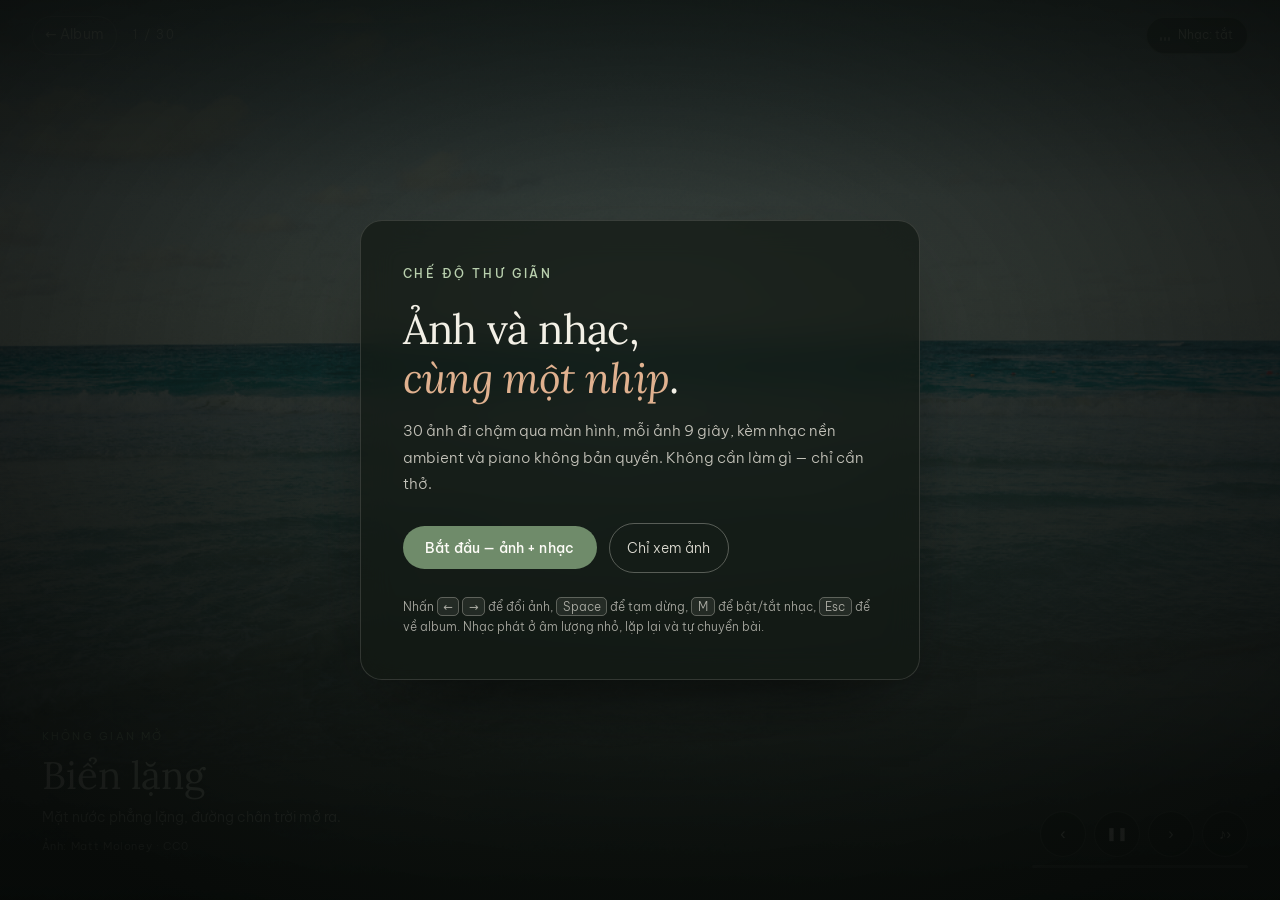
<file: gallery.html>
<!DOCTYPE html>
<html lang="vi">
<head>
  <meta charset="UTF-8" />
  <meta name="viewport" content="width=device-width, initial-scale=1, viewport-fit=cover" />
  <title>Trình chiếu — ảnh và nhạc để thở chậm</title>
  <meta name="description" content="Trình chiếu 30 ảnh thư giãn kèm nhạc nền không bản quyền (CC0). Bật lên, thở chậm, rồi quay lại." />
  <link rel="icon" href="favicon.svg" type="image/svg+xml" />
  <link rel="canonical" href="https://lamminhthien.github.io/stress-life-treatment/gallery.html" />
  <meta property="og:type" content="website" />
  <meta property="og:site_name" content="Hạ nhiệt" />
  <meta property="og:locale" content="vi_VN" />
  <meta property="og:title" content="Trình chiếu — ảnh và nhạc để thở chậm" />
  <meta property="og:description" content="Trình chiếu 30 ảnh thư giãn kèm nhạc nền không bản quyền (CC0). Bật lên, thở chậm, rồi quay lại." />
  <meta property="og:url" content="https://lamminhthien.github.io/stress-life-treatment/gallery.html" />
  <meta property="og:image" content="https://lamminhthien.github.io/stress-life-treatment/og-image.png" />
  <meta property="og:image:width" content="1200" />
  <meta property="og:image:height" content="630" />
  <meta property="og:image:alt" content="Dấu chân trên bãi biển lúc chiều, phủ lớp tối nhẹ ở chân ảnh." />
  <meta name="twitter:card" content="summary_large_image" />
  <meta name="twitter:title" content="Trình chiếu — ảnh và nhạc để thở chậm" />
  <meta name="twitter:description" content="Trình chiếu 30 ảnh thư giãn kèm nhạc nền không bản quyền (CC0). Bật lên, thở chậm, rồi quay lại." />
  <meta name="twitter:image" content="https://lamminhthien.github.io/stress-life-treatment/og-image.png" />
  <link rel="preconnect" href="https://fonts.googleapis.com" />
  <link rel="preconnect" href="https://fonts.gstatic.com" crossorigin />
  <link href="https://fonts.googleapis.com/css2?family=Lora:ital,wght@0,400;0,600;1,400&family=Be+Vietnam+Pro:wght@300;400;500;600&display=swap" rel="stylesheet" />
  <link rel="stylesheet" href="styles.css" />
</head>
<body class="gallery-page">

  <div class="stage" id="stage">

    <div class="slides" id="slides" aria-hidden="true"></div>
    <div class="shade" aria-hidden="true"></div>

    <header class="g-bar">
      <a class="g-back" href="album.html">← Album</a>
      <p class="g-count" id="count">1 / 30</p>
      <button class="g-music" id="musicBtn" type="button" aria-pressed="false">
        <span class="g-eq" aria-hidden="true"><i></i><i></i><i></i></span>
        <span id="musicLabel">Nhạc: tắt</span>
      </button>
    </header>

    <div class="g-info">
      <p class="g-group" id="groupName">Không gian mở</p>
      <h2 class="g-title" id="slideTitle"></h2>
      <p class="g-cap" id="slideCap"></p>
      <a class="g-credit" id="slideCredit" href="#" target="_blank" rel="noopener nofollow"></a>
    </div>

    <div class="g-controls">
      <button class="g-btn" id="prev" type="button" aria-label="Ảnh trước">‹</button>
      <button class="g-btn g-btn-main" id="play" type="button" aria-label="Tạm dừng">❚❚</button>
      <button class="g-btn" id="next" type="button" aria-label="Ảnh sau">›</button>
      <button class="g-btn g-btn-track" id="track" type="button" aria-label="Đổi bản nhạc">♪›</button>
      <div class="g-progress" aria-hidden="true"><i id="bar"></i></div>
    </div>

    <div class="g-start" id="startCard">
      <div class="g-card">
        <p class="eyebrow">Chế độ thư giãn</p>
        <h1>Ảnh và nhạc,<br /><em>cùng một nhịp</em>.</h1>
        <p class="g-lede">
          30 ảnh đi chậm qua màn hình, mỗi ảnh 9 giây, kèm nhạc nền ambient và piano
          không bản quyền. Không cần làm gì — chỉ cần thở.
        </p>
        <button class="btn" id="startAll" type="button">Bắt đầu — ảnh + nhạc</button>
        <button class="g-ghost" id="startMuted" type="button">Chỉ xem ảnh</button>
        <p class="g-hint">
          Nhấn <kbd>←</kbd> <kbd>→</kbd> để đổi ảnh, <kbd>Space</kbd> để tạm dừng,
          <kbd>M</kbd> để bật/tắt nhạc, <kbd>Esc</kbd> để về album.
          Nhạc phát ở âm lượng nhỏ, lặp lại và tự chuyển bài.
        </p>
      </div>
    </div>

  </div>

  <audio id="audio" preload="metadata"></audio>
  <p class="sr-only" id="live" role="status" aria-live="polite"></p>

  <script>
    const SLIDES = [
  {
    "src": "images/mo-01-bien-lang.jpg",
    "group": "Không gian mở",
    "title": "Biển lặng",
    "cap": "Mặt nước phẳng lặng, đường chân trời mở ra.",
    "credit": "Ảnh: Matt Moloney · CC0",
    "creditUrl": "https://stocksnap.io/photo/ocean-water-LMMFQHNLEX"
  },
  {
    "src": "images/mo-02-dau-chan-cat.jpg",
    "group": "Không gian mở",
    "title": "Dấu chân trên cát",
    "cap": "Một lối đi nhỏ, không cần đến đâu vội.",
    "credit": "Ảnh: Sergei Gussev · CC0",
    "creditUrl": "https://stocksnap.io/photo/footprints-sand-GBUFTJIRSS"
  },
  {
    "src": "images/mo-03-bien-tu-tren-cao.jpg",
    "group": "Không gian mở",
    "title": "Biển nhìn từ trên cao",
    "cap": "Nước xanh chuyển dần sang màu ngọc.",
    "credit": "Ảnh: JJ Skys the Limit · CC0",
    "creditUrl": "https://stocksnap.io/photo/ocean-water-4I0HL37YBO"
  },
  {
    "src": "images/mo-04-cau-tau-hoang-hon.jpg",
    "group": "Không gian mở",
    "title": "Cầu tàu lúc hoàng hôn",
    "cap": "Nắng cuối ngày trải dài trên mặt nước.",
    "credit": "Ảnh: Arnaud Mesureur · CC0",
    "creditUrl": "https://stocksnap.io/photo/nature-water-GKF942UMHC"
  },
  {
    "src": "images/mo-05-dam-nuoc-ven-bien.jpg",
    "group": "Không gian mở",
    "title": "Đầm nước ven biển",
    "cap": "Một vũng nước trong, vài gợn sóng nhỏ.",
    "credit": "Ảnh: Bernard Spragg · CC0",
    "creditUrl": "https://stocksnap.io/photo/beach-coast-HGJ08ZTX4C"
  },
  {
    "src": "images/mo-06-bien-duoi-trang.jpg",
    "group": "Không gian mở",
    "title": "Biển dưới trăng",
    "cap": "Ánh trăng rải bạc, mọi thứ chậm lại.",
    "credit": "Ảnh: JJ Skys the Limit · CC0",
    "creditUrl": "https://stocksnap.io/photo/moon-ocean-JLUHRYXJE1"
  },
  {
    "src": "images/mo-07-cot-go-trong-suong.webp",
    "group": "Không gian mở",
    "title": "Cột gỗ trong sương",
    "cap": "Sương phủ kín, chỉ còn những đường nét mảnh.",
    "credit": "Ảnh: Không rõ tác giả · CC0",
    "creditUrl": "https://www.rawpixel.com/image/3286665/free-photo-image-beauty-calm"
  },
  {
    "src": "images/mo-08-bien-chieu-tim.jpg",
    "group": "Không gian mở",
    "title": "Biển chiều tím",
    "cap": "Khoảng lặng giữa tím và hồng.",
    "credit": "Ảnh: James Huff · CC0",
    "creditUrl": "https://wordpress.org/photos/photo/48067842ab/"
  },
  {
    "src": "images/mo-09-nui-trong-may.webp",
    "group": "Không gian mở",
    "title": "Núi trong mây",
    "cap": "Mây nuốt dần ngọn núi, rất khẽ.",
    "credit": "Ảnh: Không rõ tác giả · CC0",
    "creditUrl": "https://www.rawpixel.com/image/3290697/free-photo-image-adventure-bad-cc0"
  },
  {
    "src": "images/mo-10-dong-lupin-tim.jpg",
    "group": "Không gian mở",
    "title": "Đồng lupin tím",
    "cap": "Sắc tím trải đến chân núi tuyết.",
    "credit": "Ảnh: Ghost Presenter · CC0",
    "creditUrl": "https://stocksnap.io/photo/lavender-field-G1Z1H18HCQ"
  },
  {
    "src": "images/xanh-01-nang-xuyen-rung-thu.webp",
    "group": "Xanh và ánh sáng",
    "title": "Nắng xuyên rừng thu",
    "cap": "Tia sáng rơi thành từng vệt.",
    "credit": "Ảnh: Không rõ tác giả · CC0",
    "creditUrl": "https://www.rawpixel.com/image/6028604/photo-image-light-public-domain-leaves"
  },
  {
    "src": "images/xanh-02-loi-rung-nang.webp",
    "group": "Xanh và ánh sáng",
    "title": "Lối rừng ngập nắng",
    "cap": "Con đường nhỏ dẫn vào chỗ sáng.",
    "credit": "Ảnh: Không rõ tác giả · CC0",
    "creditUrl": "https://www.rawpixel.com/image/6018685/photo-image-light-public-domain-leaves"
  },
  {
    "src": "images/xanh-03-anh-sang-qua-tan-la.webp",
    "group": "Xanh và ánh sáng",
    "title": "Ánh sáng qua tán lá",
    "cap": "Lá xanh lọc nắng thành màu vàng nhạt.",
    "credit": "Ảnh: Không rõ tác giả · CC0",
    "creditUrl": "https://www.rawpixel.com/image/6017667/photo-image-light-public-domain-leaves"
  },
  {
    "src": "images/xanh-04-tia-nang-rong.jpg",
    "group": "Xanh và ánh sáng",
    "title": "Tia nắng rộng",
    "cap": "Nắng bung ra giữa những thân cây.",
    "credit": "Ảnh: Blake Verdoorn · CC0",
    "creditUrl": "https://stocksnap.io/photo/sunrays-sunlight-3NJJ3EY8MM"
  },
  {
    "src": "images/xanh-05-thong-trong-suong.jpg",
    "group": "Xanh và ánh sáng",
    "title": "Thông trong sương",
    "cap": "Rừng thông mờ dần vào hơi nước.",
    "credit": "Ảnh: Johannes Plenio · CC0",
    "creditUrl": "https://stocksnap.io/photo/misty-morning-KPUOS5LKI1"
  },
  {
    "src": "images/xanh-06-ho-nuoc-suong-mo.webp",
    "group": "Xanh và ánh sáng",
    "title": "Hồ nước sương mờ",
    "cap": "Mặt hồ phẳng như tấm gương.",
    "credit": "Ảnh: Sergeant Matt Hecht · CC0",
    "creditUrl": "https://www.rawpixel.com/image/3583239/free-photo-image-lake-abies"
  },
  {
    "src": "images/xanh-07-song-nuoc-hoang-hon.webp",
    "group": "Xanh và ánh sáng",
    "title": "Sông nước hoàng hôn",
    "cap": "Ánh vàng tan dần trên mặt nước.",
    "credit": "Ảnh: Không rõ tác giả · CC0",
    "creditUrl": "https://www.rawpixel.com/image/5953637/free-public-domain-cc0-photo"
  },
  {
    "src": "images/xanh-08-la-phong-bokeh.jpg",
    "group": "Xanh và ánh sáng",
    "title": "Lá phong mờ ảo",
    "cap": "Một chiếc lá rõ nét giữa nền sáng mềm.",
    "credit": "Ảnh: Nature's Beauty · CC0",
    "creditUrl": "https://stocksnap.io/photo/maple-leaf-NF8XYQYAMW"
  },
  {
    "src": "images/xanh-09-canh-dong-oai-huong.jpg",
    "group": "Xanh và ánh sáng",
    "title": "Cánh đồng oải hương",
    "cap": "Tím ngát đến tận rặng cây.",
    "credit": "Ảnh: Andrew Ridley · CC0",
    "creditUrl": "https://stocksnap.io/photo/lavender-field-T5J75YI5H0"
  },
  {
    "src": "images/xanh-10-oai-huong-trong-xanh.webp",
    "group": "Xanh và ánh sáng",
    "title": "Oải hương và mây trắng",
    "cap": "Những bông tím vươn lên nền trời xanh.",
    "credit": "Ảnh: Không rõ tác giả · CC0",
    "creditUrl": "https://www.rawpixel.com/image/6035944/photo-image-background-flower-public-domain"
  },
  {
    "src": "images/cham-01-mua-tren-cua-kinh.webp",
    "group": "Nhịp sống chậm",
    "title": "Mưa trên cửa kính",
    "cap": "Từng giọt bám lại, thế giới nhòe đi.",
    "credit": "Ảnh: Không rõ tác giả · CC0",
    "creditUrl": "https://www.rawpixel.com/image/3298420/free-photo-image-water-droplets-rain-texture"
  },
  {
    "src": "images/cham-02-mua-bokeh-vang.jpg",
    "group": "Nhịp sống chậm",
    "title": "Mưa và ánh vàng",
    "cap": "Ánh đèn qua màn mưa thành những vòng sáng.",
    "credit": "Ảnh: Guste Cibulskyte · CC0",
    "creditUrl": "https://wordpress.org/photos/photo/16568ae38a/"
  },
  {
    "src": "images/cham-03-giot-mua-macro.jpg",
    "group": "Nhịp sống chậm",
    "title": "Giọt mưa",
    "cap": "Chỉ còn tiếng mưa và hơi thở.",
    "credit": "Ảnh: AJ Montpetit · CC0",
    "creditUrl": "https://stocksnap.io/photo/rain-drops-A3GM7T9ZDV"
  },
  {
    "src": "images/cham-04-mua-xanh-la.jpg",
    "group": "Nhịp sống chậm",
    "title": "Mưa trên nền lá",
    "cap": "Xanh mướt sau một cơn mưa.",
    "credit": "Ảnh: Pawel Kadysz · CC0",
    "creditUrl": "https://stocksnap.io/photo/raining-raindrops-3AKFOCTZEQ"
  },
  {
    "src": "images/cham-05-tra-thao-moc.jpg",
    "group": "Nhịp sống chậm",
    "title": "Trà thảo mộc",
    "cap": "Quế, hồi và một chút mật ong.",
    "credit": "Ảnh: Holiday Scenes · CC0",
    "creditUrl": "https://stocksnap.io/photo/holiday-table-GTDO1RYTPB"
  },
  {
    "src": "images/cham-06-tra-sach-ben-cua-so.webp",
    "group": "Nhịp sống chậm",
    "title": "Trà và sách bên cửa sổ",
    "cap": "Hơi trà bay lên trong nắng sớm.",
    "credit": "Ảnh: Không rõ tác giả · CC0",
    "creditUrl": "https://www.rawpixel.com/image/3237388/free-photo-image-tea-open-book-bed"
  },
  {
    "src": "images/cham-07-ho-sang-som.jpg",
    "group": "Nhịp sống chậm",
    "title": "Hồ lúc sáng sớm",
    "cap": "Sương còn trên mặt nước, vài con chim lặng lẽ.",
    "credit": "Ảnh: Ian Livesey · CC0",
    "creditUrl": "https://stocksnap.io/photo/lake-swans-Y8E6VWNPDP"
  },
  {
    "src": "images/cham-08-ho-lieu-nang-chieu.jpg",
    "group": "Nhịp sống chậm",
    "title": "Hồ và hàng liễu",
    "cap": "Nắng chiều rơi qua tán liễu.",
    "credit": "Ảnh: Mike Moloney · CC0",
    "creditUrl": "https://stocksnap.io/photo/river-landscape-FVPL0XV8RF"
  },
  {
    "src": "images/cham-09-dong-lupin-nui-tuyet.jpg",
    "group": "Nhịp sống chậm",
    "title": "Lupin dưới chân núi tuyết",
    "cap": "Tím, xanh và trắng xếp thành tầng.",
    "credit": "Ảnh: Laura Aziz · CC0",
    "creditUrl": "https://stocksnap.io/photo/lavender-field-MA1RNOBHJ6"
  },
  {
    "src": "images/cham-10-hoa-sage-va-ong.jpg",
    "group": "Nhịp sống chậm",
    "title": "Hoa sage và chú ong",
    "cap": "Một nhịp sống rất nhỏ, rất chậm.",
    "credit": "Ảnh: Jeffrey Betts · CC0",
    "creditUrl": "https://stocksnap.io/photo/lavender-field-R642Q1P0QG"
  }
];
    const TRACKS = [
      { src: "audio/dunes.mp3", title: "Dunes", by: "Andrewkn" },
      { src: "audio/piano-nhe.mp3", title: "Relaxing Piano", by: "AngeloRizzo" },
      { src: "audio/parallel-universe.mp3", title: "Parallel Universe", by: "Andrewkn" }
    ];
    const DURATION = 9000;

    const stage = document.getElementById("stage");
    const slidesBox = document.getElementById("slides");
    const countEl = document.getElementById("count");
    const groupEl = document.getElementById("groupName");
    const titleEl = document.getElementById("slideTitle");
    const capEl = document.getElementById("slideCap");
    const creditEl = document.getElementById("slideCredit");
    const barEl = document.getElementById("bar");
    const playBtn = document.getElementById("play");
    const musicBtn = document.getElementById("musicBtn");
    const musicLabel = document.getElementById("musicLabel");
    const trackBtn = document.getElementById("track");
    const startCard = document.getElementById("startCard");
    const live = document.getElementById("live");

    const audio = document.getElementById("audio");
    const reduced = window.matchMedia("(prefers-reduced-motion: reduce)").matches;

    let index = 0;
    let elapsed = 0;
    let last = 0;
    let playing = false;
    let musicOn = false;
    let trackIndex = 0;
    let started = false;

    /* ---------- slides ---------- */

    SLIDES.forEach((s, i) => {
      const el = document.createElement("div");
      el.className = "slide";
      el.style.backgroundImage = `url("${s.src}")`;
      const img = document.createElement("img");
      img.src = s.src;
      img.alt = `${s.title} — ${s.cap}`;
      img.decoding = "async";
      img.loading = i === 0 ? "eager" : "lazy";
      el.appendChild(img);
      slidesBox.appendChild(el);
    });

    const slideEls = [...slidesBox.children];

    function preload(i) {
      const s = SLIDES[(i + SLIDES.length) % SLIDES.length];
      const im = new Image();
      im.src = s.src;
    }

    function show(i, announce) {
      index = (i + SLIDES.length) % SLIDES.length;
      const s = SLIDES[index];
      slideEls.forEach((el, n) => el.classList.toggle("is-active", n === index));
      groupEl.textContent = s.group;
      titleEl.textContent = s.title;
      capEl.textContent = s.cap;
      creditEl.textContent = s.credit;
      creditEl.href = s.creditUrl || "#";
      countEl.textContent = `${index + 1} / ${SLIDES.length}`;
      elapsed = 0;
      barEl.style.width = "0%";
      preload(index + 1);
      preload(index + 2);
      if (announce) live.textContent = `${s.title}. Ảnh ${index + 1} trên ${SLIDES.length}.`;
    }

    function next() { show(index + 1, true); }
    function prev() { show(index - 1, true); }

    /* ---------- playback ---------- */

    function setPlaying(on) {
      playing = on;
      stage.classList.toggle("paused", !on);
      playBtn.textContent = on ? "❚❚" : "▶";
      playBtn.setAttribute("aria-label", on ? "Tạm dừng" : "Tiếp tục");
    }

    function tick(t) {
      if (playing && started) {
        if (!last) last = t;
        elapsed += t - last;
        last = t;
        barEl.style.width = Math.min(100, (elapsed / DURATION) * 100) + "%";
        if (elapsed >= DURATION) next();
      } else {
        last = t;
      }
      requestAnimationFrame(tick);
    }

    function begin(withMusic) {
      startCard.classList.add("is-gone");
      started = true;
      setPlaying(true);
      if (withMusic) playMusic();
      preload(index + 1);
      preload(index + 2);
    }

    /* ---------- music ---------- */

    function loadTrack(i, autoplay) {
      trackIndex = (i + TRACKS.length) % TRACKS.length;
      audio.src = TRACKS[trackIndex].src;
      audio.load();
      updateMusicLabel();
      if (autoplay) playMusic();
    }

    function updateMusicLabel() {
      const t = TRACKS[trackIndex];
      musicLabel.textContent = musicOn ? `Nhạc: ${t.title}` : "Nhạc: tắt";
      musicBtn.classList.toggle("is-on", musicOn);
      musicBtn.setAttribute("aria-pressed", String(musicOn));
      trackBtn.setAttribute("aria-label", `Đổi bản nhạc (đang là ${t.title} của ${t.by})`);
    }

    function fadeTo(target, ms = 1200) {
      const startVol = audio.volume;
      const t0 = performance.now();
      (function step(now) {
        const k = Math.min(1, (now - t0) / ms);
        audio.volume = startVol + (target - startVol) * k;
        if (k < 1 && !audio.paused) requestAnimationFrame(step);
      })(t0);
    }

    function playMusic() {
      if (!audio.src) loadTrack(trackIndex, false);
      audio.volume = 0;
      const p = audio.play();
      if (p && p.then) {
        p.then(() => {
          musicOn = true;
          updateMusicLabel();
          fadeTo(0.45);
        }).catch(() => {
          musicOn = false;
          updateMusicLabel();
          musicLabel.textContent = "Nhấn để bật nhạc";
        });
      }
    }

    function pauseMusic() {
      fadeTo(0, 400);
      setTimeout(() => audio.pause(), 420);
      musicOn = false;
      updateMusicLabel();
    }

    function toggleMusic() {
      if (audio.paused) playMusic(); else pauseMusic();
    }

    audio.addEventListener("ended", () => loadTrack(trackIndex + 1, true));
    audio.addEventListener("play", () => { musicOn = true; updateMusicLabel(); });
    audio.addEventListener("pause", () => { if (!audio.ended) { musicOn = false; updateMusicLabel(); } });

    /* ---------- controls ---------- */

    document.getElementById("startAll").addEventListener("click", () => begin(true));
    document.getElementById("startMuted").addEventListener("click", () => begin(false));
    document.getElementById("next").addEventListener("click", next);
    document.getElementById("prev").addEventListener("click", prev);
    playBtn.addEventListener("click", () => setPlaying(!playing));
    musicBtn.addEventListener("click", toggleMusic);
    trackBtn.addEventListener("click", () => loadTrack(trackIndex + 1, musicOn));

    document.addEventListener("keydown", (e) => {
      const k = e.key;
      if (k === "ArrowRight") { next(); }
      else if (k === "ArrowLeft") { prev(); }
      else if (k === " ") { e.preventDefault(); setPlaying(!playing); }
      else if (k === "m" || k === "M") { toggleMusic(); }
      else if (k === "Escape") { location.href = "album.html"; }
    });

    let touchX = null;
    stage.addEventListener("touchstart", (e) => { touchX = e.touches[0].clientX; }, { passive: true });
    stage.addEventListener("touchend", (e) => {
      if (touchX === null) return;
      const dx = e.changedTouches[0].clientX - touchX;
      if (Math.abs(dx) > 45) (dx < 0 ? next : prev)();
      touchX = null;
    }, { passive: true });

    // Tránh nhảy ảnh khi quay lại tab (rAF dừng khi tab bị ẩn).
    document.addEventListener("visibilitychange", () => { last = 0; });

    /* ---------- boot ---------- */

    show(0, false);
    updateMusicLabel();
    requestAnimationFrame(tick);
    if (reduced) document.body.classList.add("less-motion");
  </script>
</body>
</html>
</file>
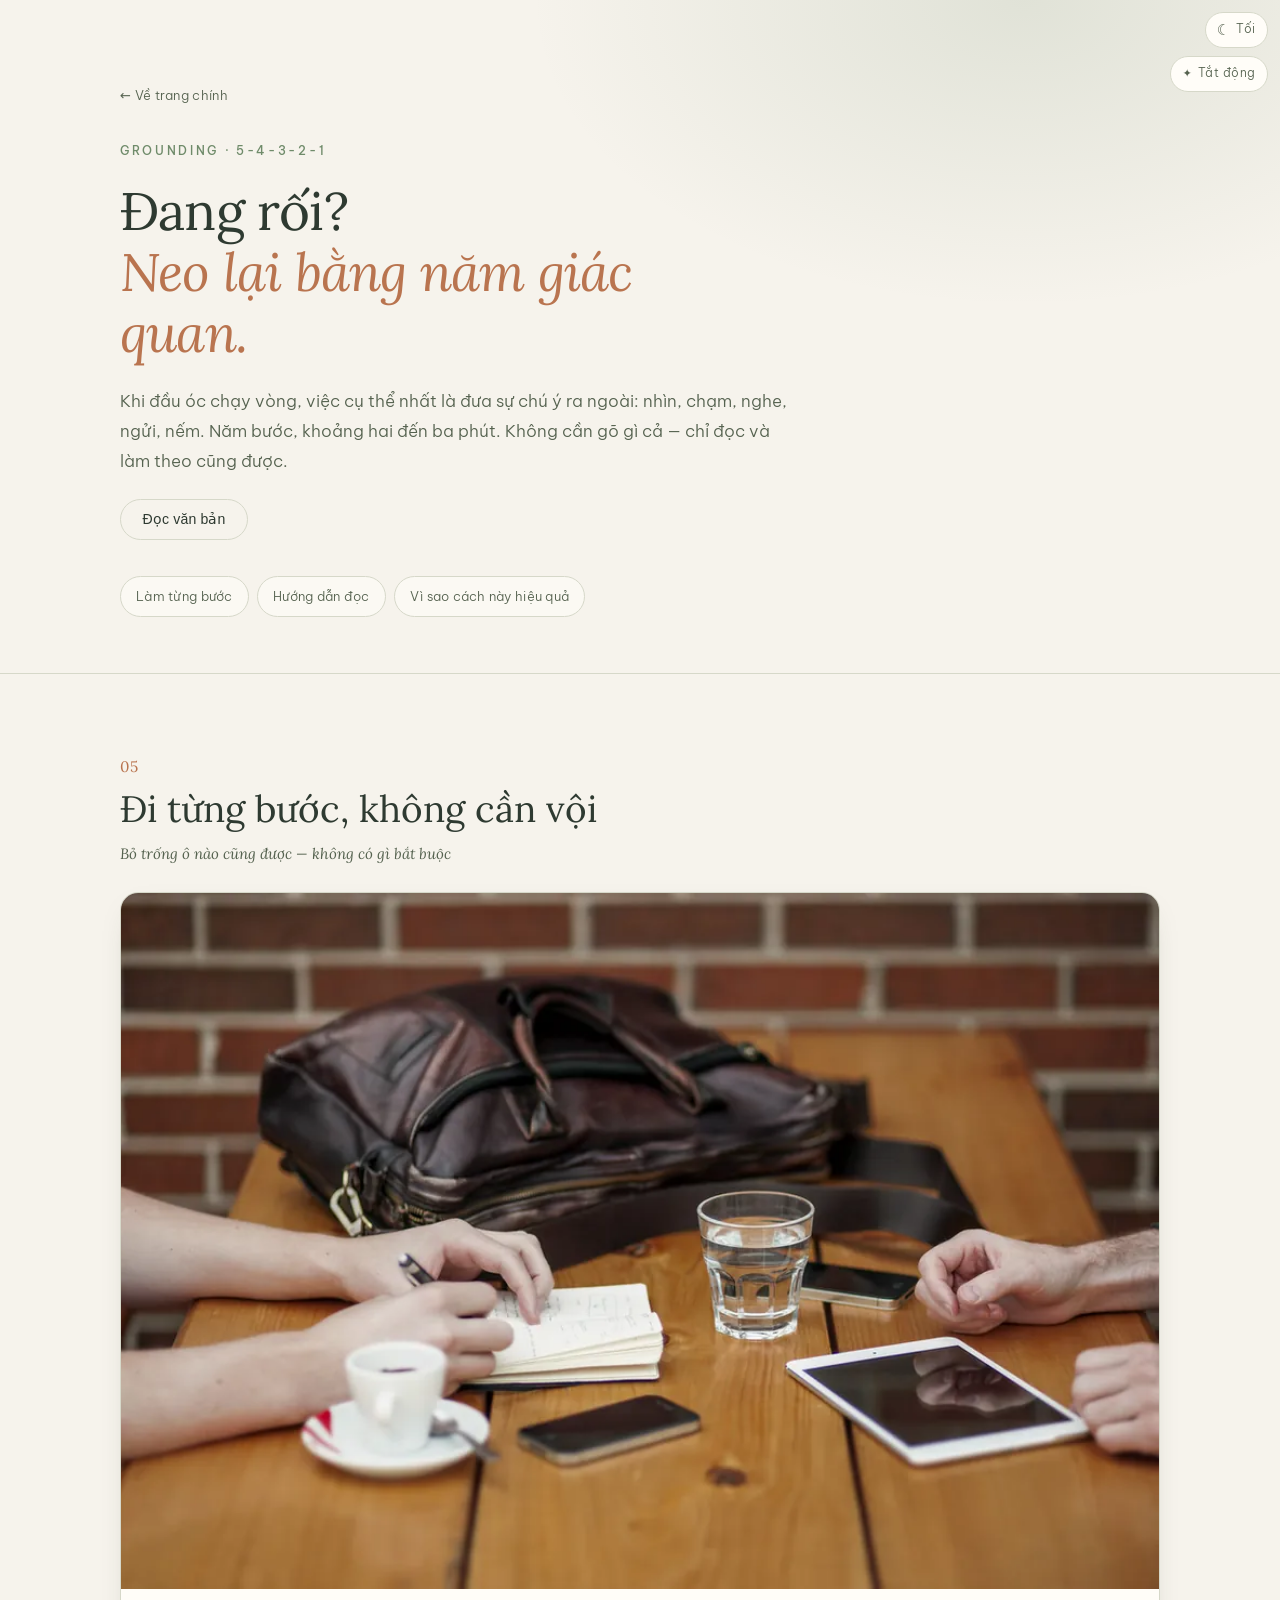
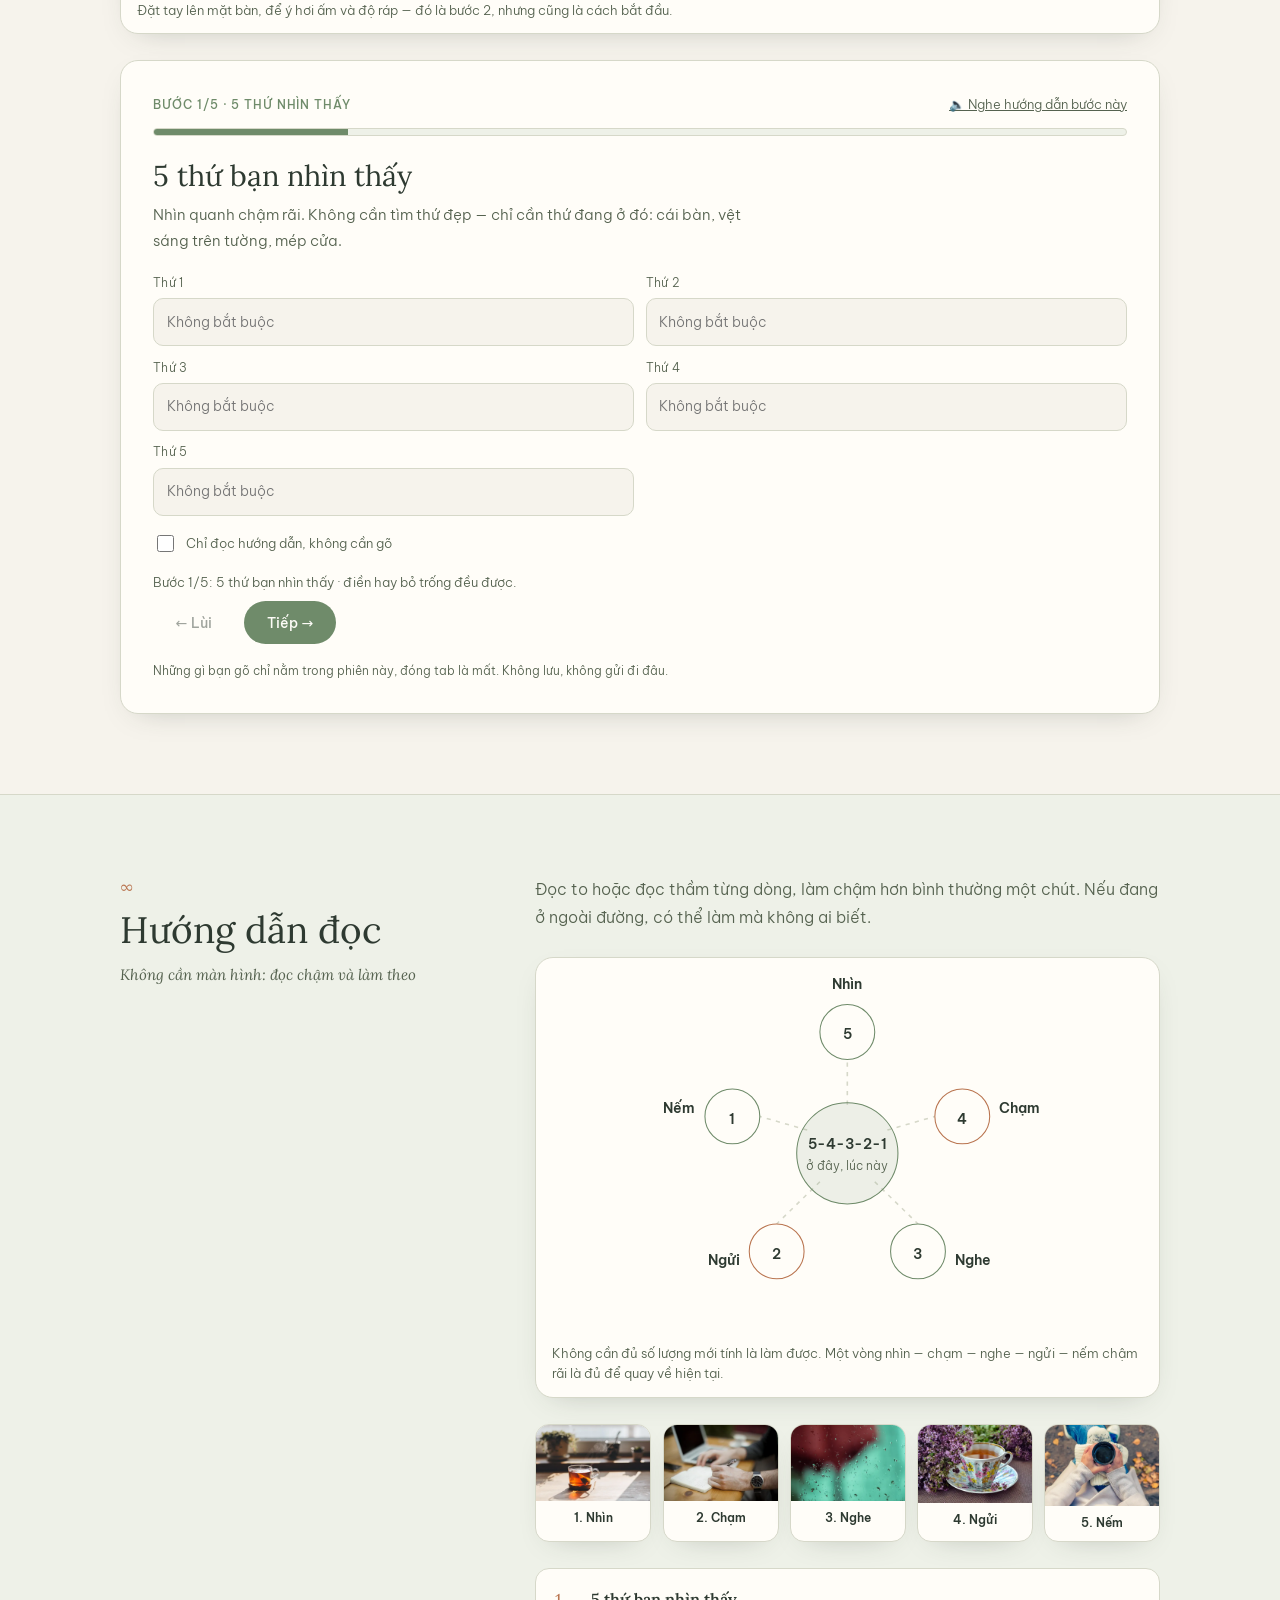
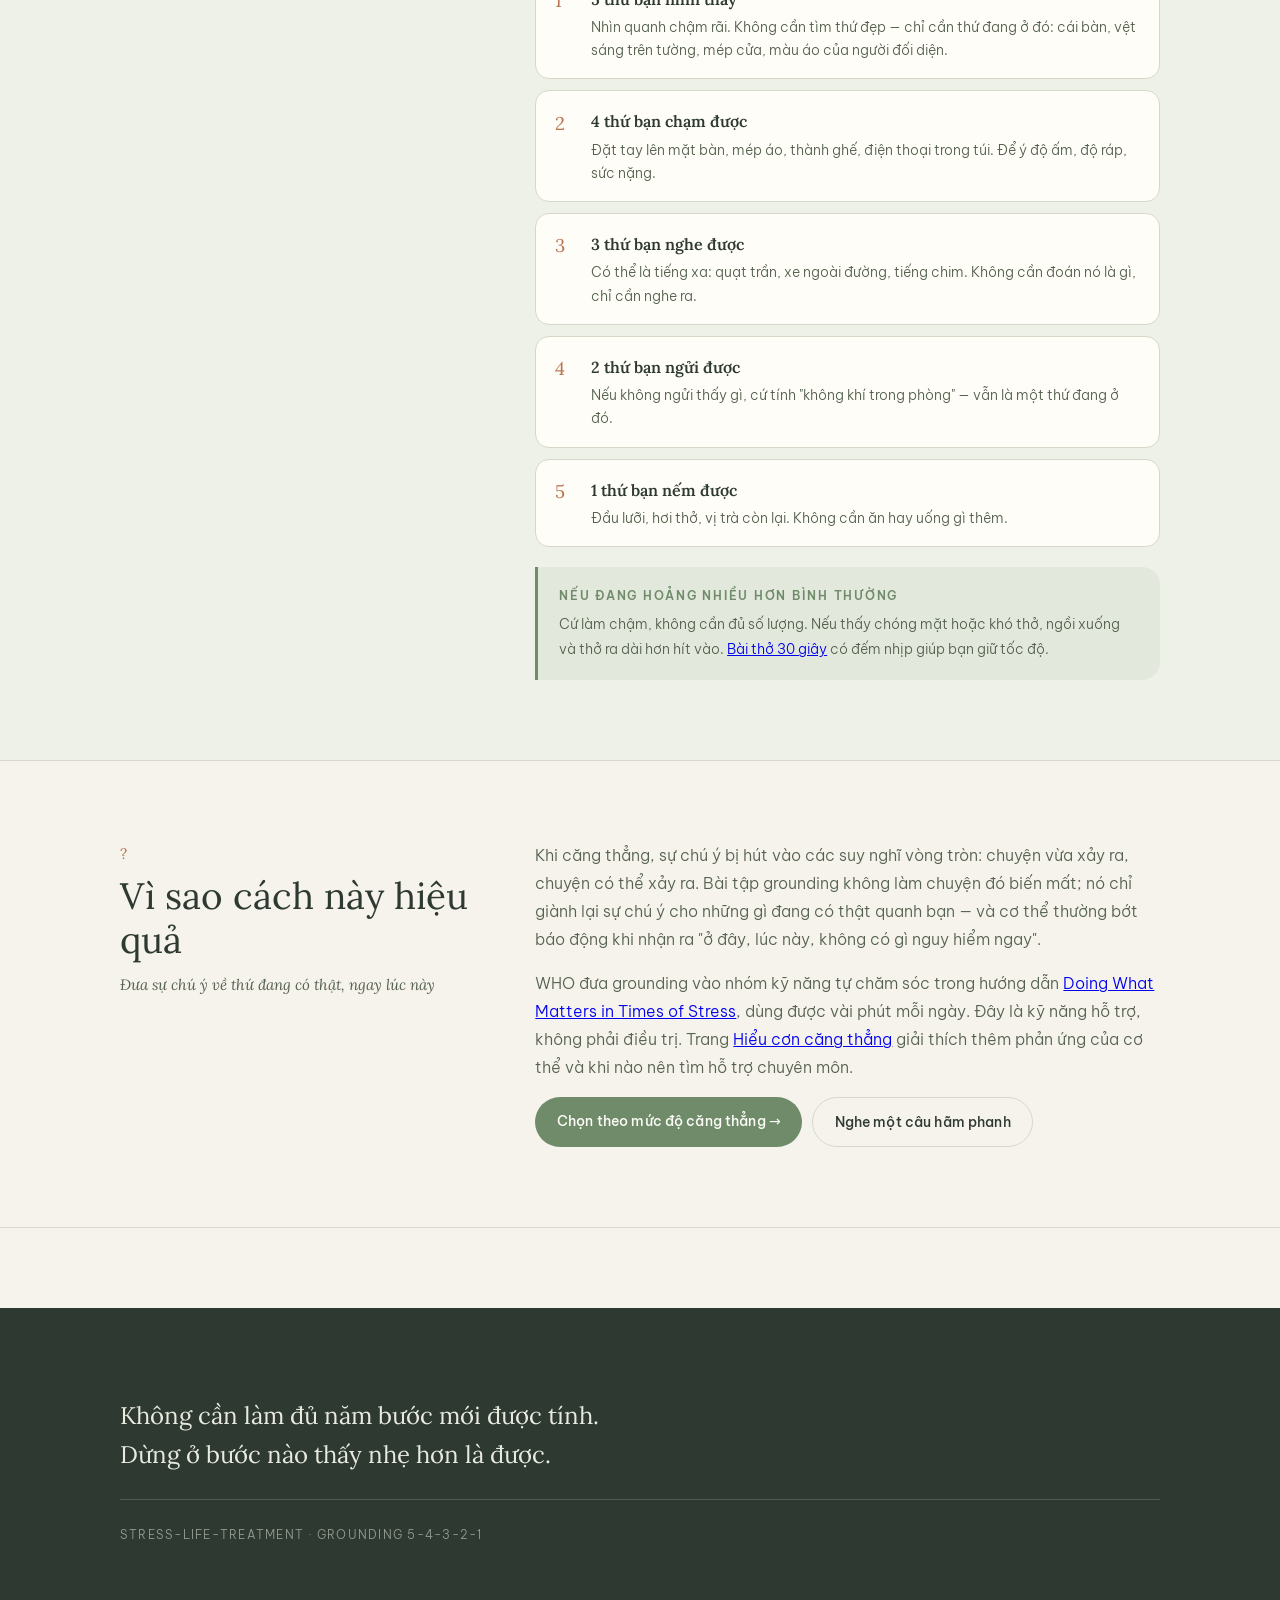
<file: grounding.html>
<!DOCTYPE html>
<html lang="vi">
<head>
  <meta charset="UTF-8" />
  <meta name="viewport" content="width=device-width, initial-scale=1" />
  <title>Neo lại 5-4-3-2-1 — bài tập grounding từng bước</title>
  <meta name="description" content="Bài tập grounding 5-4-3-2-1: lần theo 5 thứ nhìn thấy, 4 thứ chạm được, 3 thứ nghe được, 2 thứ ngửi được, 1 thứ nếm được. Không bắt buộc gõ, dùng được một tay." />
  <link rel="icon" href="favicon.svg" type="image/svg+xml" />
  <link rel="canonical" href="https://lamminhthien.github.io/stress-life-treatment/grounding.html" />
  <meta property="og:type" content="website" />
  <meta property="og:site_name" content="Hạ nhiệt" />
  <meta property="og:locale" content="vi_VN" />
  <meta property="og:title" content="Neo lại 5-4-3-2-1 — bài tập grounding từng bước" />
  <meta property="og:description" content="Bài tập grounding 5-4-3-2-1: lần theo 5 thứ nhìn thấy, 4 thứ chạm được, 3 thứ nghe được, 2 thứ ngửi được, 1 thứ nếm được. Không bắt buộc gõ, dùng được một tay." />
  <meta property="og:url" content="https://lamminhthien.github.io/stress-life-treatment/grounding.html" />
  <meta property="og:image" content="https://lamminhthien.github.io/stress-life-treatment/og-image.png" />
  <meta property="og:image:width" content="1200" />
  <meta property="og:image:height" content="630" />
  <meta property="og:image:alt" content="Dấu chân trên bãi biển lúc chiều, phủ lớp tối nhẹ ở chân ảnh." />
  <meta name="twitter:card" content="summary_large_image" />
  <meta name="twitter:title" content="Neo lại 5-4-3-2-1 — bài tập grounding từng bước" />
  <meta name="twitter:description" content="Bài tập grounding 5-4-3-2-1: lần theo 5 thứ nhìn thấy, 4 thứ chạm được, 3 thứ nghe được, 2 thứ ngửi được, 1 thứ nếm được. Không bắt buộc gõ, dùng được một tay." />
  <meta name="twitter:image" content="https://lamminhthien.github.io/stress-life-treatment/og-image.png" />
  <script>
    (function () {
      var d = document.documentElement;
      d.className += " js";
      try {
        var t = localStorage.getItem("theme");
        if (t === "dark" || t === "light") d.setAttribute("data-theme", t);
      } catch (e) {}
    })();
  </script>
  <link rel="preconnect" href="https://fonts.googleapis.com" />
  <link rel="preconnect" href="https://fonts.gstatic.com" crossorigin />
  <link href="https://fonts.googleapis.com/css2?family=Lora:ital,wght@0,400;0,600;1,400&family=Be+Vietnam+Pro:wght@300;400;500;600&display=swap" rel="stylesheet" />
  <link rel="stylesheet" href="styles.css" />
</head>
<body class="album-page">
  <a class="skip" href="#bai-tap">Tới bài tập</a>

  <button class="theme-toggle" type="button" data-theme-toggle aria-pressed="false" aria-label="Chuyển sang giao diện tối" title="Giao diện sáng đang bật">
    <span class="theme-icon" aria-hidden="true">☾</span>
    <span class="theme-text">Tối</span>
  </button>

  <header class="album-hero">
    <div class="wrap">
      <a class="back" href="index.html">← Về trang chính</a>
      <p class="eyebrow">Grounding · 5-4-3-2-1</p>
      <h1>Đang rối?<br /><em>Neo lại bằng năm giác quan.</em></h1>
      <p class="lede">
        Khi đầu óc chạy vòng, việc cụ thể nhất là đưa sự chú ý ra ngoài: nhìn, chạm, nghe,
        ngửi, nếm. Năm bước, khoảng hai đến ba phút. Không cần gõ gì cả — chỉ đọc và làm
        theo cũng được.
      </p>
      <p class="album-cta">
        <button class="btn btn-soft" type="button" data-read-text>Đọc văn bản</button>
      </p>
      <nav class="jump" aria-label="Mục lục">
        <a href="#bai-tap">Làm từng bước</a>
        <a href="#huong-dan">Hướng dẫn đọc</a>
        <a href="#vi-sao">Vì sao cách này hiệu quả</a>
      </nav>
    </div>
  </header>

  <main>
    <section class="section" id="bai-tap">
      <div class="wrap">
        <div class="section-head">
          <span class="num">05</span>
          <h2>Đi từng bước, không cần vội</h2>
          <p class="sub">Bỏ trống ô nào cũng được — không có gì bắt buộc</p>
        </div>

        <figure class="minh-hoa">
          <img src="images/minh-hoa-grounding-mo-dau.webp" alt="Hai bàn tay đặt trên mặt bàn gỗ cạnh tách cà phê và cuốn sổ" width="960" height="643" loading="lazy" decoding="async" />
          <figcaption>Đặt tay lên mặt bàn, để ý hơi ấm và độ ráp — đó là bước 2, nhưng cũng là cách bắt đầu.</figcaption>
        </figure>

        <div class="ground-tool" data-ground>
          <div class="ground-panel">
            <div class="ground-top">
              <p class="ground-count" data-step-count>Bước 1/5</p>
              <button class="ground-speak" type="button" data-speak hidden>🔈 Nghe hướng dẫn bước này</button>
            </div>

            <div class="ground-progress" role="progressbar" aria-valuemin="1" aria-valuemax="5" aria-valuenow="1" aria-label="Tiến trình bài tập">
              <span data-progress-bar></span>
            </div>

            <h3 class="ground-title" data-step-title>5 thứ bạn nhìn thấy</h3>
            <p class="ground-hint" data-step-hint></p>

            <div class="ground-fields" data-fields></div>

            <label class="ground-readonly">
              <input type="checkbox" data-readonly />
              <span>Chỉ đọc hướng dẫn, không cần gõ</span>
            </label>

            <p class="ground-status" role="status" aria-live="polite" data-status></p>

            <div class="ground-actions">
              <button class="btn btn-soft" type="button" data-back disabled>← Lùi</button>
              <button class="btn" type="button" data-next>Tiếp →</button>
            </div>

            <p class="ground-note">Những gì bạn gõ chỉ nằm trong phiên này, đóng tab là mất. Không lưu, không gửi đi đâu.</p>
          </div>

          <div class="ground-done" data-done hidden>
            <h3>Đi hết năm bước rồi.</h3>
            <p>
              Không cần thấy khác ngay. Chỉ cần biết mình vừa làm được một việc cụ thể
              trong lúc đầu đang rối. Nếu vẫn còn căng, làm lại lần nữa hoặc
              <a href="index.html#tho">thở chậm 30 giây</a>.
            </p>
            <p class="album-cta">
              <button class="btn" type="button" data-again>Làm lại từ đầu</button>
              <a class="btn btn-soft" href="music.html">Nghe một bản nhạc</a>
            </p>
          </div>
        </div>

        <noscript>
          <p class="tip">Phần bấm từng bước cần JavaScript. Danh sách hướng dẫn đầy đủ ngay bên dưới vẫn dùng được bình thường.</p>
        </noscript>
      </div>
    </section>

    <section class="section alt" id="huong-dan">
      <div class="wrap grid">
        <div class="section-head">
          <span class="num">∞</span>
          <h2>Hướng dẫn đọc</h2>
          <p class="sub">Không cần màn hình: đọc chậm và làm theo</p>
        </div>
        <div class="section-body">
          <p>
            Đọc to hoặc đọc thầm từng dòng, làm chậm hơn bình thường một chút. Nếu đang ở
            ngoài đường, có thể làm mà không ai biết.
          </p>
          <figure class="diagram diagram-senses">
            <svg viewBox="0 0 560 340" role="img" aria-labelledby="d-senses-title d-senses-desc">
              <title id="d-senses-title">Năm giác quan neo sự chú ý về hiện tại</title>
              <desc id="d-senses-desc">Từ trung tâm ở đây và lúc này, năm nhánh toả ra: 5 thứ nhìn thấy, 4 thứ chạm được, 3 thứ nghe được, 2 thứ ngửi được và 1 thứ nếm được.</desc>

              <path class="senses-spoke" d="M280 124V81M318 148l45-13M306 197l41 40M254 197l-41 40M242 148l-45-13" />
              <circle class="senses-center" cx="280" cy="170" r="48" />
              <text class="t-label" x="280" y="166" text-anchor="middle">5-4-3-2-1</text>
              <text class="t-small" x="280" y="186" text-anchor="middle">ở đây, lúc này</text>

              <circle class="senses-node senses-node-a" cx="280" cy="55" r="26" />
              <text class="senses-num" x="280" y="62" text-anchor="middle">5</text>
              <text class="t-label" x="280" y="14" text-anchor="middle">Nhìn</text>

              <circle class="senses-node senses-node-b" cx="389" cy="135" r="26" />
              <text class="senses-num" x="389" y="142" text-anchor="middle">4</text>
              <text class="t-label" x="424" y="132">Chạm</text>

              <circle class="senses-node senses-node-a" cx="347" cy="263" r="26" />
              <text class="senses-num" x="347" y="270" text-anchor="middle">3</text>
              <text class="t-label" x="382" y="276">Nghe</text>

              <circle class="senses-node senses-node-b" cx="213" cy="263" r="26" />
              <text class="senses-num" x="213" y="270" text-anchor="middle">2</text>
              <text class="t-label" x="178" y="276" text-anchor="end">Ngửi</text>

              <circle class="senses-node senses-node-a" cx="171" cy="135" r="26" />
              <text class="senses-num" x="171" y="142" text-anchor="middle">1</text>
              <text class="t-label" x="136" y="132" text-anchor="end">Nếm</text>
            </svg>
            <figcaption>Không cần đủ số lượng mới tính là làm được. Một vòng nhìn — chạm — nghe — ngửi — nếm chậm rãi là đủ để quay về hiện tại.</figcaption>
          </figure>

          <div class="minh-hoa-grid">
            <figure>
              <img src="images/minh-hoa-grounding-01-nhin.webp" alt="Tách trà trên bệ cửa sổ, ánh nắng và chậu cây nhỏ phía sau" width="600" height="400" loading="lazy" decoding="async" />
              <figcaption>1. Nhìn</figcaption>
            </figure>
            <figure>
              <img src="images/minh-hoa-grounding-02-cham.webp" alt="Bàn tay đang viết trên trang giấy, đặt trên mặt bàn gỗ" width="600" height="400" loading="lazy" decoding="async" />
              <figcaption>2. Chạm</figcaption>
            </figure>
            <figure>
              <img src="images/minh-hoa-grounding-03-nghe.webp" alt="Những giọt mưa bám trên cửa kính, phía sau là ánh đèn nhòe" width="600" height="400" loading="lazy" decoding="async" />
              <figcaption>3. Nghe</figcaption>
            </figure>
            <figure>
              <img src="images/minh-hoa-grounding-04-ngui.webp" alt="Tách trà thảo mộc bên cạnh những bông hoa tím" width="600" height="412" loading="lazy" decoding="async" />
              <figcaption>4. Ngửi</figcaption>
            </figure>
            <figure>
              <img src="images/minh-hoa-grounding-05-nem.webp" alt="Hai bàn tay ôm tách trà ấm" width="600" height="429" loading="lazy" decoding="async" />
              <figcaption>5. Nếm</figcaption>
            </figure>
          </div>
          <ol class="ground-static">
            <li>
              <strong>5 thứ bạn nhìn thấy</strong>
              <p>Nhìn quanh chậm rãi. Không cần tìm thứ đẹp — chỉ cần thứ đang ở đó: cái bàn, vệt sáng trên tường, mép cửa, màu áo của người đối diện.</p>
            </li>
            <li>
              <strong>4 thứ bạn chạm được</strong>
              <p>Đặt tay lên mặt bàn, mép áo, thành ghế, điện thoại trong túi. Để ý độ ấm, độ ráp, sức nặng.</p>
            </li>
            <li>
              <strong>3 thứ bạn nghe được</strong>
              <p>Có thể là tiếng xa: quạt trần, xe ngoài đường, tiếng chim. Không cần đoán nó là gì, chỉ cần nghe ra.</p>
            </li>
            <li>
              <strong>2 thứ bạn ngửi được</strong>
              <p>Nếu không ngửi thấy gì, cứ tính "không khí trong phòng" — vẫn là một thứ đang ở đó.</p>
            </li>
            <li>
              <strong>1 thứ bạn nếm được</strong>
              <p>Đầu lưỡi, hơi thở, vị trà còn lại. Không cần ăn hay uống gì thêm.</p>
            </li>
          </ol>
          <aside class="tip">
            <strong>Nếu đang hoảng nhiều hơn bình thường</strong>
            <p>
              Cứ làm chậm, không cần đủ số lượng. Nếu thấy chóng mặt hoặc khó thở, ngồi xuống
              và thở ra dài hơn hít vào. <a href="index.html#tho">Bài thở 30 giây</a> có đếm nhịp
              giúp bạn giữ tốc độ.
            </p>
          </aside>
        </div>
      </div>
    </section>

    <section class="section" id="vi-sao">
      <div class="wrap grid">
        <div class="section-head">
          <span class="num">?</span>
          <h2>Vì sao cách này hiệu quả</h2>
          <p class="sub">Đưa sự chú ý về thứ đang có thật, ngay lúc này</p>
        </div>
        <div class="section-body">
          <p>
            Khi căng thẳng, sự chú ý bị hút vào các suy nghĩ vòng tròn: chuyện vừa xảy ra,
            chuyện có thể xảy ra. Bài tập grounding không làm chuyện đó biến mất; nó chỉ
            giành lại sự chú ý cho những gì đang có thật quanh bạn — và cơ thể thường
            bớt báo động khi nhận ra "ở đây, lúc này, không có gì nguy hiểm ngay".
          </p>
          <p>
            WHO đưa grounding vào nhóm kỹ năng tự chăm sóc trong hướng dẫn
            <a href="https://www.who.int/publications/i/item/9789240003927" target="_blank" rel="noopener">Doing What Matters in Times of Stress</a>,
            dùng được vài phút mỗi ngày. Đây là kỹ năng hỗ trợ, không phải điều trị.
            Trang <a href="hieu-stress.html">Hiểu cơn căng thẳng</a> giải thích thêm phản ứng
            của cơ thể và khi nào nên tìm hỗ trợ chuyên môn.
          </p>
          <p class="album-cta">
            <a class="btn" href="index.html#chon-nhanh">Chọn theo mức độ căng thẳng →</a>
            <a class="btn btn-soft" href="listen.html">Nghe một câu hãm phanh</a>
          </p>
        </div>
      </div>
    </section>
  </main>

  <footer class="footer">
    <div class="wrap">
      <p class="closing">Không cần làm đủ năm bước mới được tính. Dừng ở bước nào thấy nhẹ hơn là được.</p>
      <p class="sign">stress-life-treatment · grounding 5-4-3-2-1</p>
    </div>
  </footer>

  <script src="theme.js"></script>
  <script src="motion.js"></script>

  <script>
  (function () {
    var root = document.querySelector("[data-ground]");
    if (!root) return;

    var STEPS = [
      {
        count: 5,
        title: "5 thứ bạn nhìn thấy",
        hint: "Nhìn quanh chậm rãi. Không cần tìm thứ đẹp — chỉ cần thứ đang ở đó: cái bàn, vệt sáng trên tường, mép cửa."
      },
      {
        count: 4,
        title: "4 thứ bạn chạm được",
        hint: "Đặt tay lên mặt bàn, mép áo, thành ghế, điện thoại trong túi. Để ý độ ấm, độ ráp, sức nặng."
      },
      {
        count: 3,
        title: "3 thứ bạn nghe được",
        hint: "Có thể là tiếng xa: quạt trần, xe ngoài đường, tiếng chim. Không cần đoán, chỉ cần nghe ra."
      },
      {
        count: 2,
        title: "2 thứ bạn ngửi được",
        hint: "Nếu không ngửi thấy gì, cứ tính \"không khí trong phòng\" — vẫn là một thứ đang ở đó."
      },
      {
        count: 1,
        title: "1 thứ bạn nếm được",
        hint: "Đầu lưỡi, hơi thở, vị trà còn lại. Không cần ăn hay uống gì thêm."
      }
    ];

    var answers = STEPS.map(function (s) { return new Array(s.count).fill(""); });
    var step = 0;

    var countEl = root.querySelector("[data-step-count]");
    var progress = root.querySelector(".ground-progress");
    var bar = root.querySelector("[data-progress-bar]");
    var titleEl = root.querySelector("[data-step-title]");
    var hintEl = root.querySelector("[data-step-hint]");
    var fieldsEl = root.querySelector("[data-fields]");
    var backBtn = root.querySelector("[data-back]");
    var nextBtn = root.querySelector("[data-next]");
    var readonly = root.querySelector("[data-readonly]");
    var status = root.querySelector("[data-status]");
    var doneEl = root.querySelector("[data-done]");
    var panel = root.querySelector(".ground-panel");
    var againBtn = root.querySelector("[data-again]");
    var speakBtn = root.querySelector("[data-speak]");
    var synth = window.speechSynthesis;

    if (synth) speakBtn.hidden = false;

    function render(focusField) {
      var s = STEPS[step];
      countEl.textContent = "Bước " + (step + 1) + "/" + STEPS.length + " · " + (s.count) + " " + senseWord(s);
      progress.setAttribute("aria-valuenow", String(step + 1));
      bar.style.width = ((step + 1) / STEPS.length * 100) + "%";
      titleEl.textContent = s.title;
      hintEl.textContent = s.hint;
      backBtn.disabled = step === 0;
      nextBtn.textContent = step === STEPS.length - 1 ? "Xong ✓" : "Tiếp →";

      fieldsEl.textContent = "";
      fieldsEl.hidden = readonly.checked;
      if (!readonly.checked) {
        for (var i = 0; i < s.count; i++) {
          var label = document.createElement("label");
          label.className = "ground-field";

          var span = document.createElement("span");
          span.textContent = "Thứ " + (i + 1);

          var input = document.createElement("input");
          input.type = "text";
          input.maxLength = 60;
          input.autocomplete = "off";
          input.placeholder = "Không bắt buộc";
          input.value = answers[step][i] || "";
          input.setAttribute("data-input-index", String(i));
          label.appendChild(span);
          label.appendChild(input);
          fieldsEl.appendChild(label);

          if (focusField && i === 0) {
            setTimeout(function (el) { el.focus(); }, 0, input);
          }
        }
      }

      status.textContent = "Bước " + (step + 1) + "/" + STEPS.length + ": " + s.title +
        (readonly.checked ? " · chế độ chỉ đọc." : " · điền hay bỏ trống đều được.");
    }

    function senseWord(s) {
      if (s.count === 5) return "thứ nhìn thấy";
      if (s.count === 4) return "thứ chạm được";
      if (s.count === 3) return "thứ nghe được";
      if (s.count === 2) return "thứ ngửi được";
      return "thứ nếm được";
    }

    function stopSpeech() {
      if (synth) synth.cancel();
    }

    fieldsEl.addEventListener("input", function (e) {
      var input = e.target;
      if (!input || input.tagName !== "INPUT") return;
      var idx = Number(input.getAttribute("data-input-index"));
      if (answers[step] && idx >= 0) answers[step][idx] = input.value;
    });

    nextBtn.addEventListener("click", function () {
      stopSpeech();
      if (step < STEPS.length - 1) {
        step += 1;
        render(true);
        return;
      }
      panel.hidden = true;
      doneEl.hidden = false;
      status.textContent = "";
      var h = doneEl.querySelector("h3");
      if (h) { h.setAttribute("tabindex", "-1"); h.focus(); }
    });

    backBtn.addEventListener("click", function () {
      stopSpeech();
      if (step > 0) {
        step -= 1;
        render(true);
      }
    });

    readonly.addEventListener("change", function () {
      if (readonly.checked) status.textContent = "Chế độ chỉ đọc: đọc hướng dẫn rồi bấm Tiếp. Không cần gõ gì.";
      render(false);
    });

    speakBtn.addEventListener("click", function () {
      if (!synth) return;
      stopSpeech();
      var s = STEPS[step];
      var u = new SpeechSynthesisUtterance("Bước " + (step + 1) + ". " + s.title + ". " + s.hint);
      u.lang = "vi-VN";
      u.rate = 0.88;
      u.pitch = 0.95;
      synth.speak(u);
    });

    againBtn.addEventListener("click", function () {
      stopSpeech();
      step = 0;
      answers = STEPS.map(function (s) { return new Array(s.count).fill(""); });
      doneEl.hidden = true;
      panel.hidden = false;
      render(true);
    });

    render(false);

    window.addEventListener("beforeunload", stopSpeech);
    document.addEventListener("visibilitychange", function () {
      if (document.hidden) stopSpeech();
    });
  })();
  </script>

  
  <script src="read-text.js"></script>
</body>
</html>
</file>
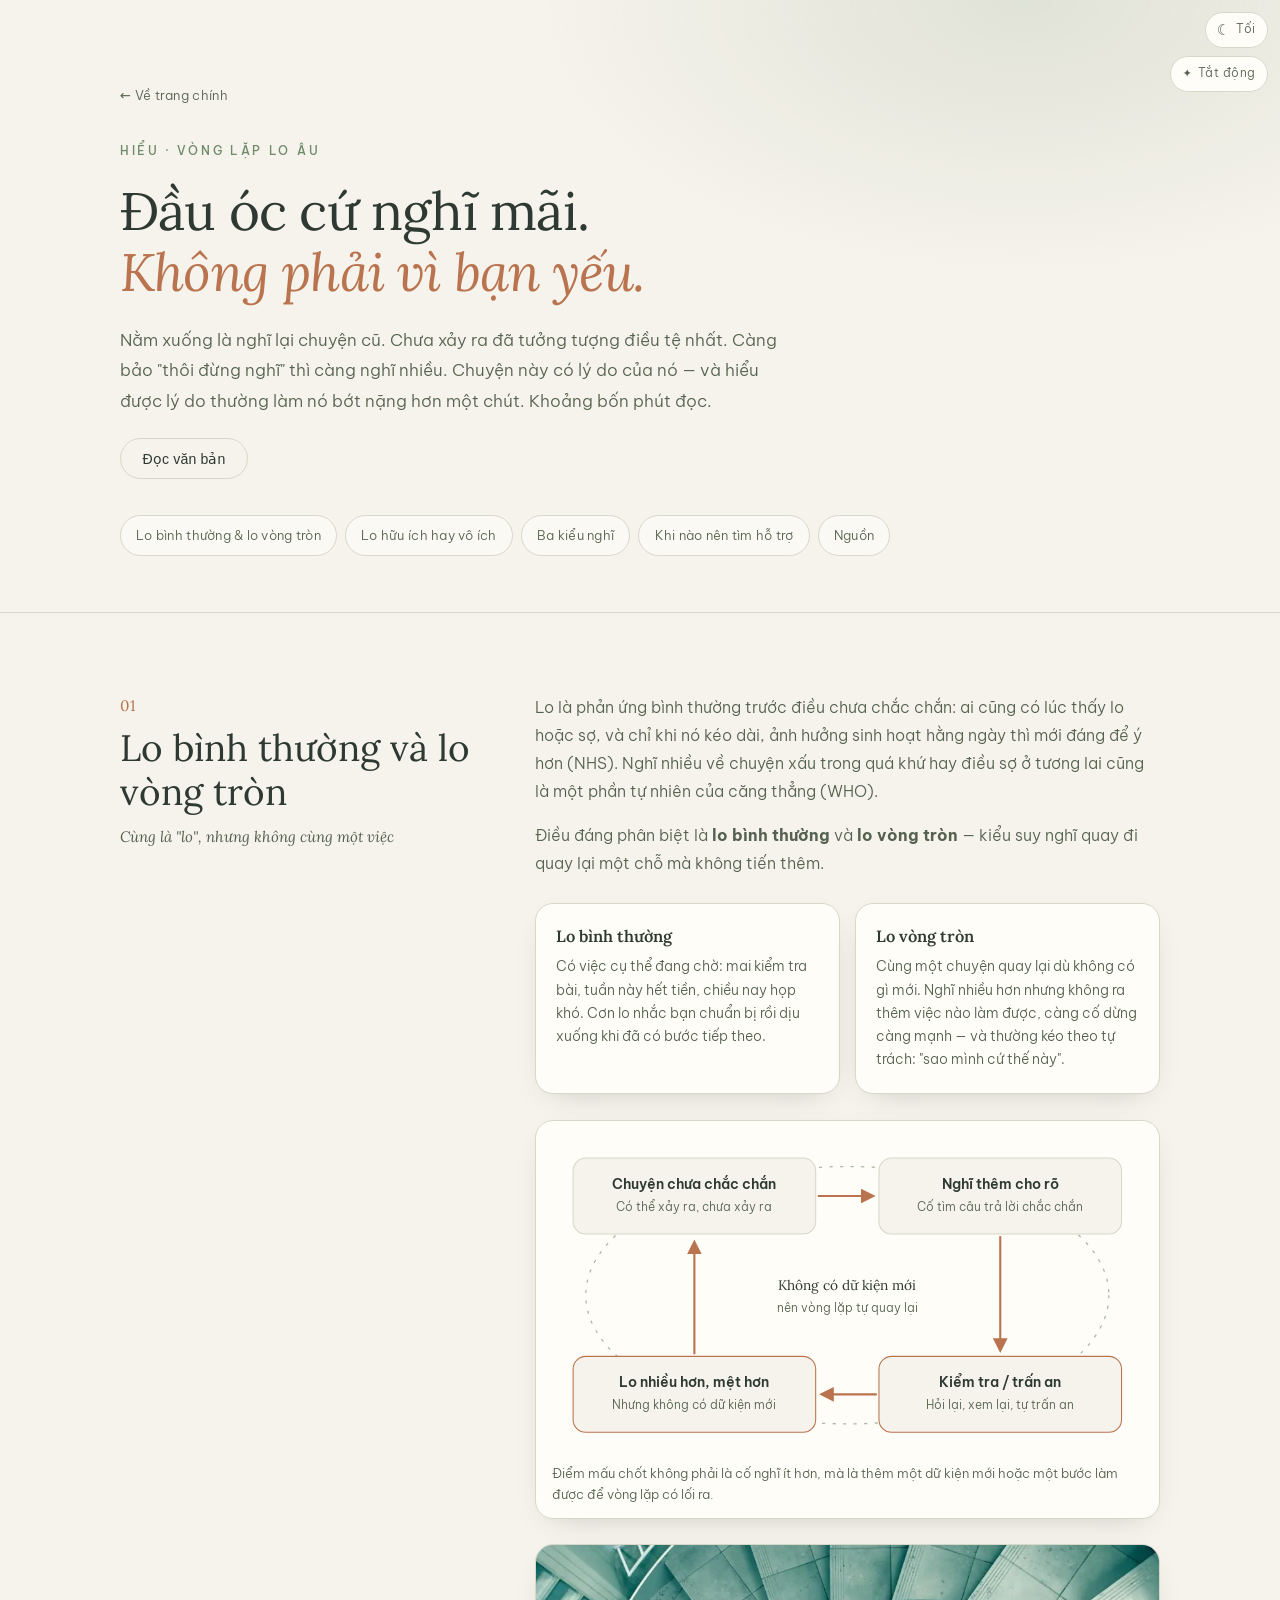
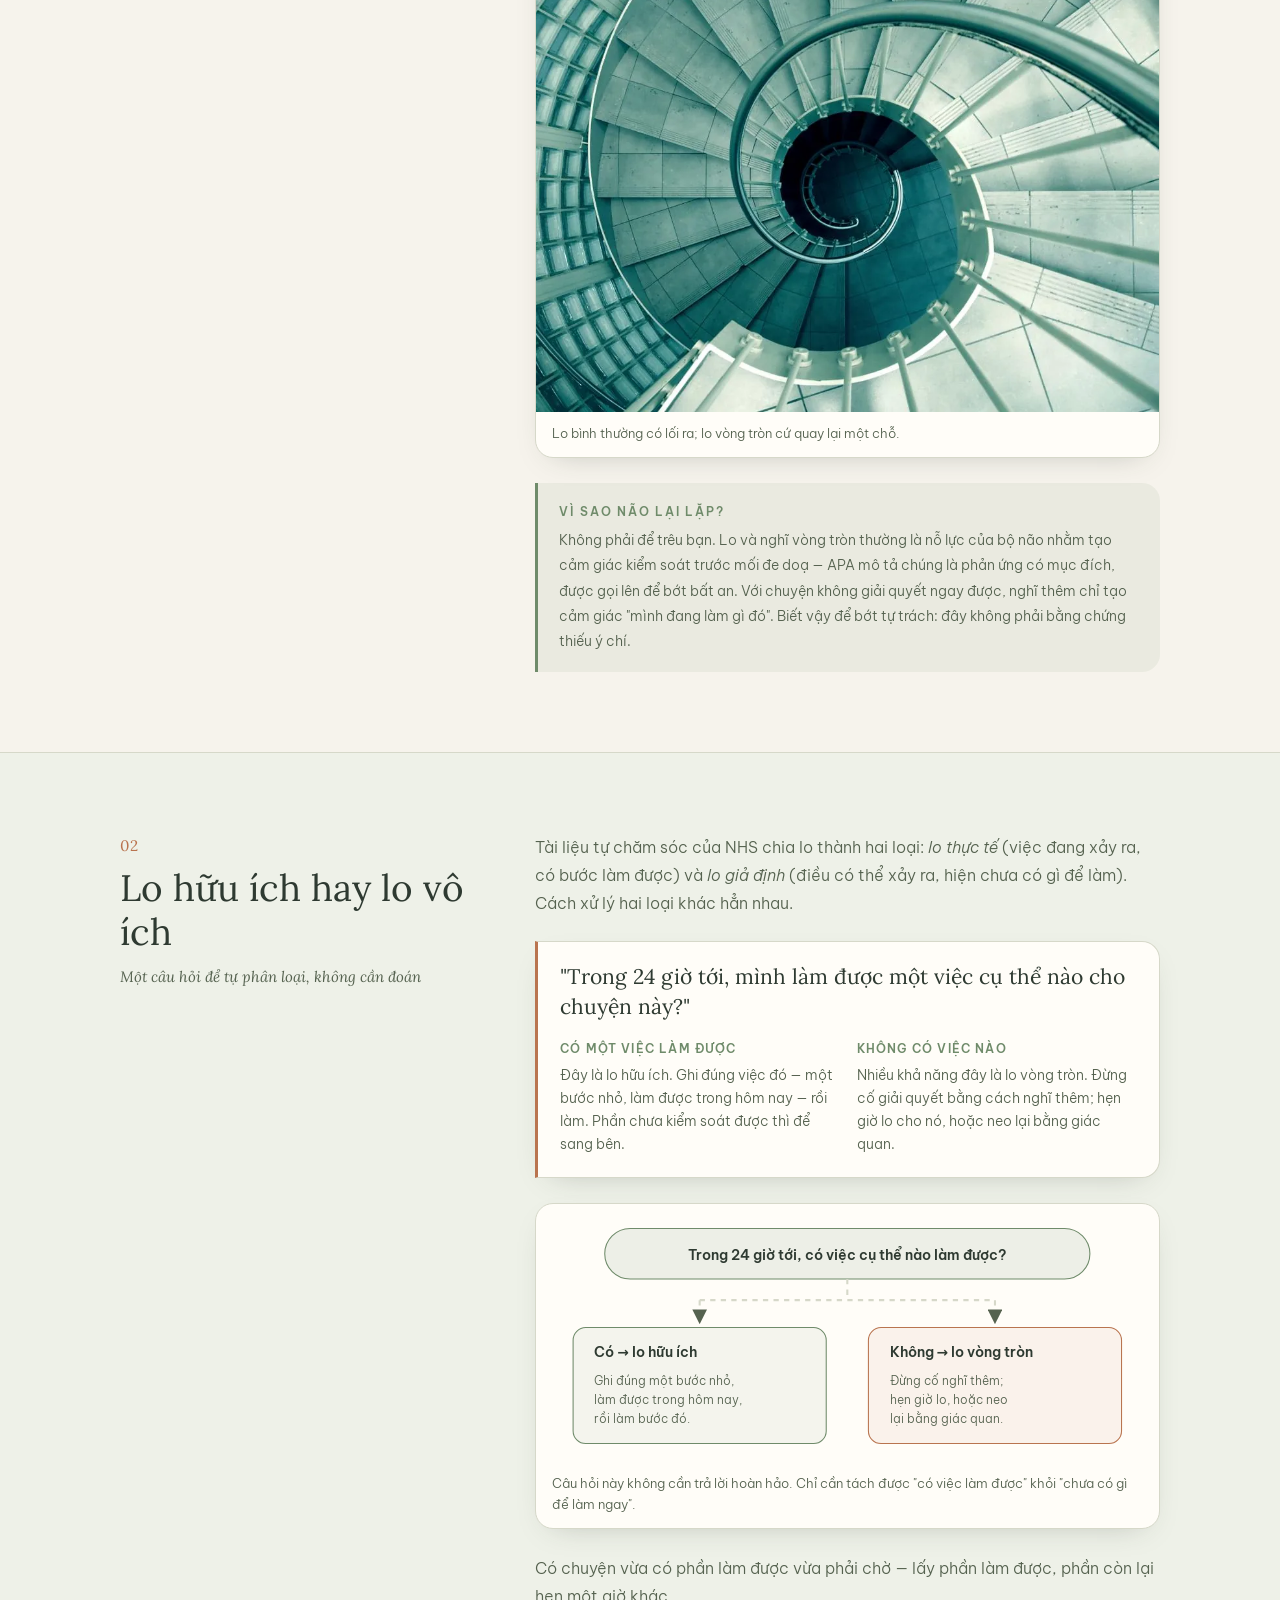
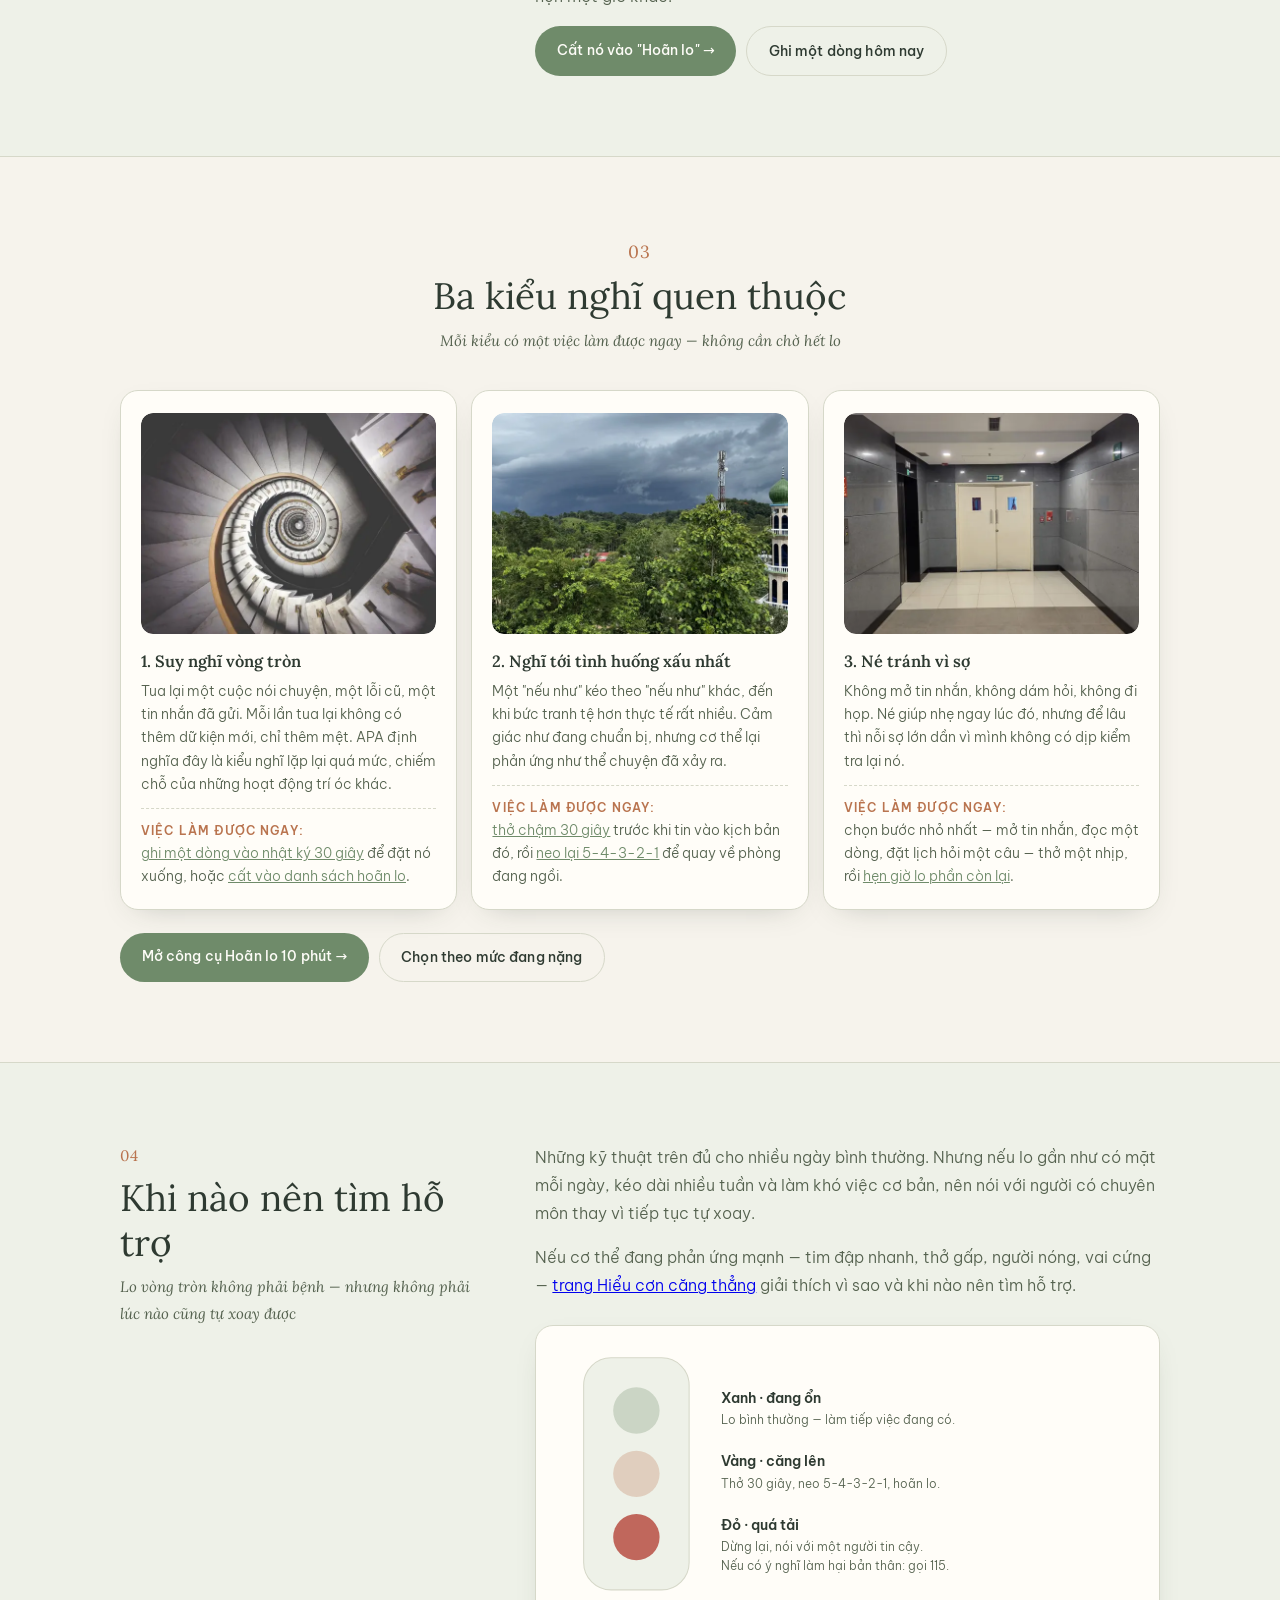
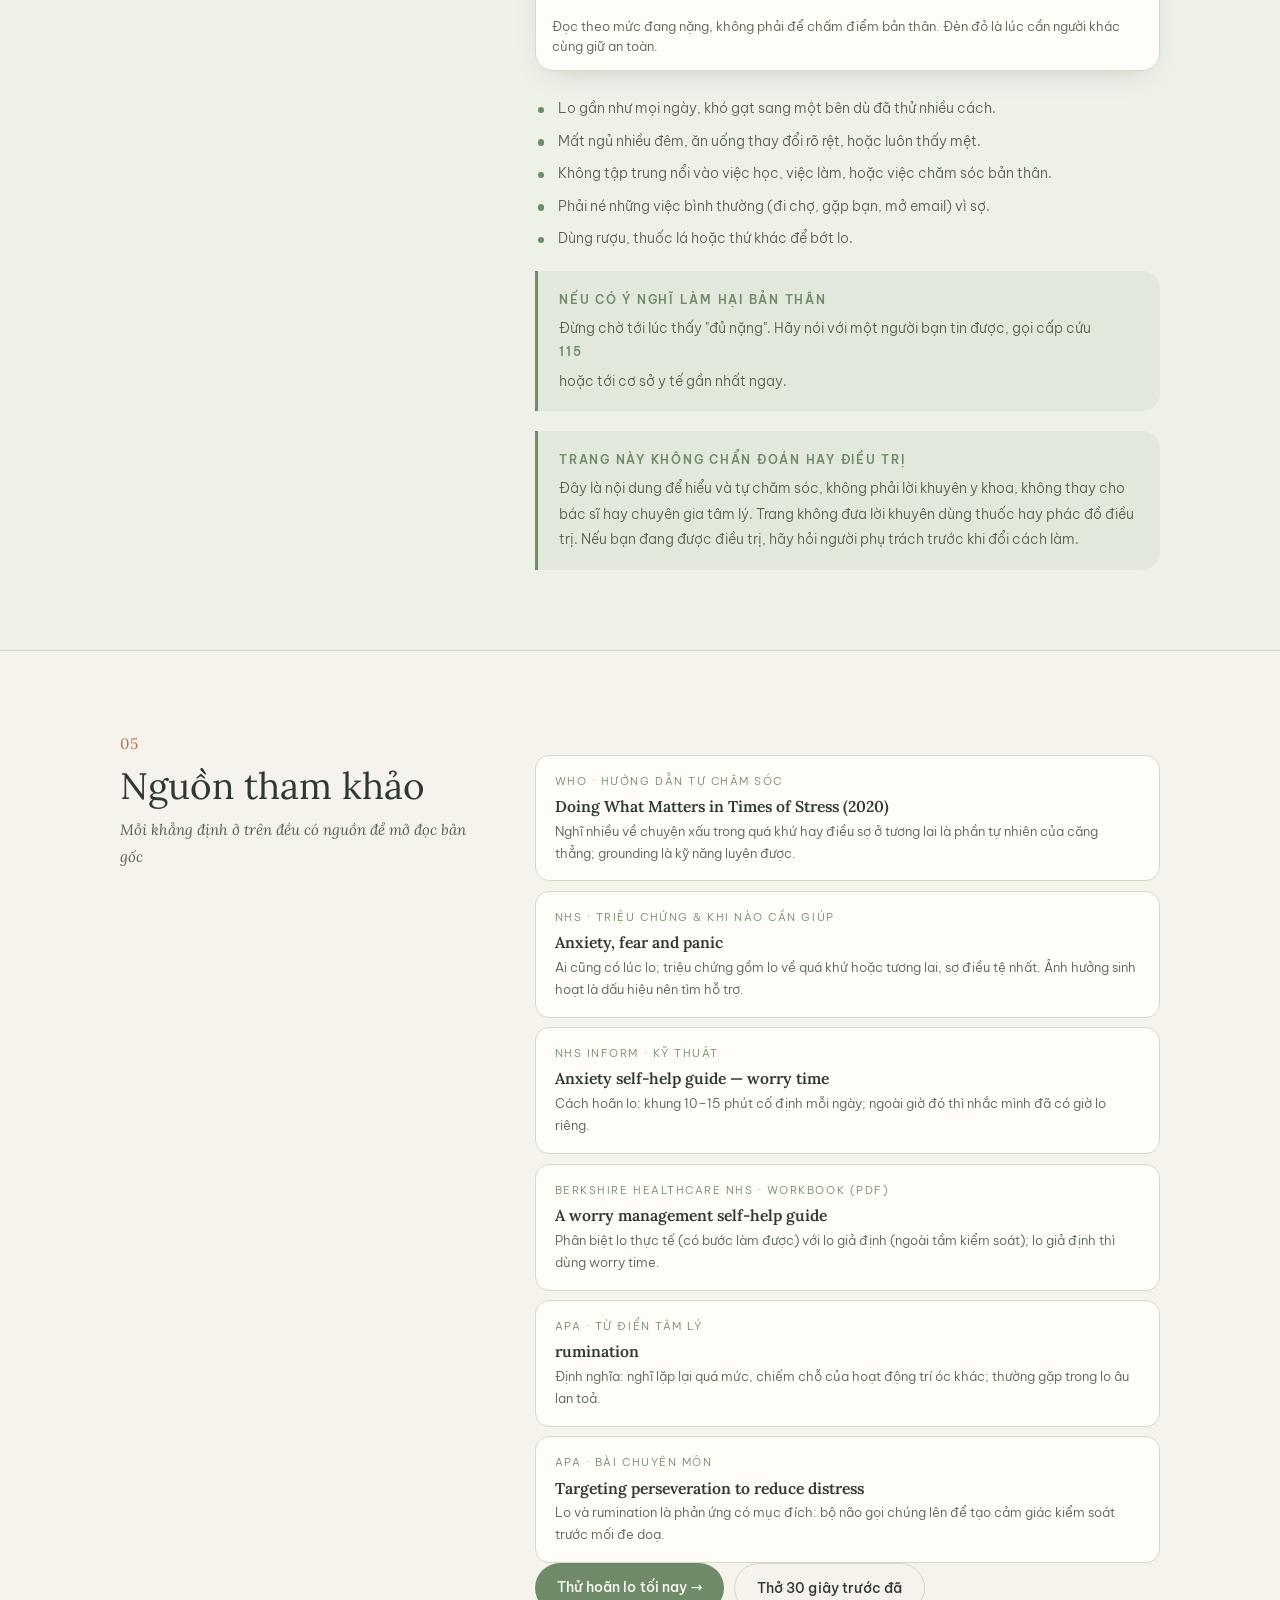
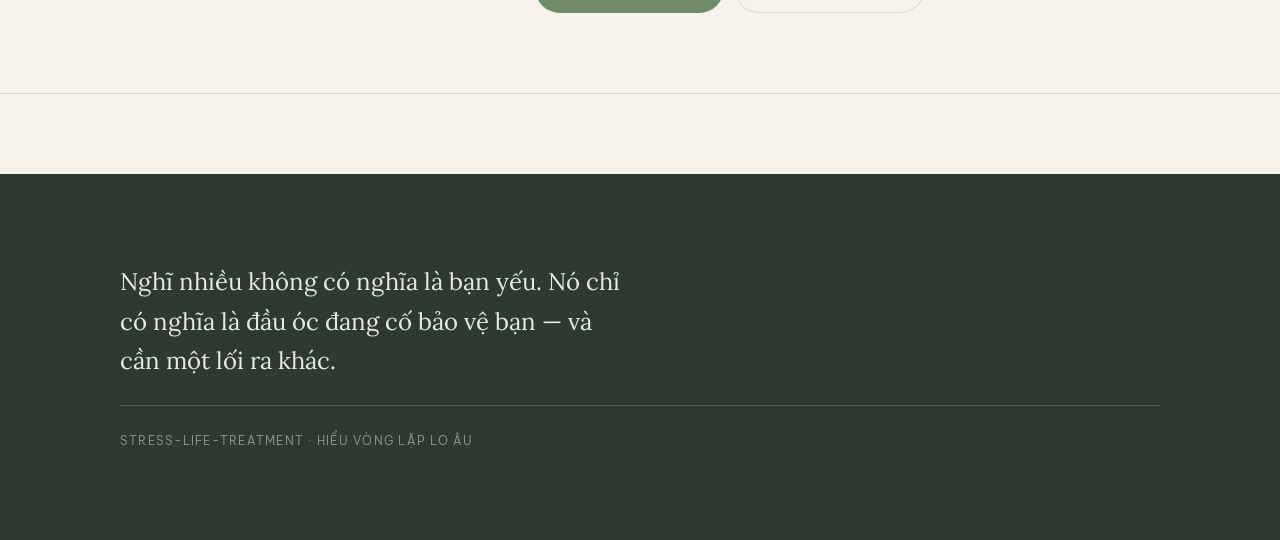
<file: hieu-lo-au.html>
<!DOCTYPE html>
<html lang="vi">
<head>
  <meta charset="UTF-8" />
  <meta name="viewport" content="width=device-width, initial-scale=1" />
  <title>Hiểu vòng lặp lo âu — vì sao đầu óc cứ nghĩ mãi</title>
  <meta name="description" content="Lo bình thường khác lo vòng tròn thế nào, vì sao não cứ lặp lại, cách phân biệt lo hữu ích với lo vô ích, và một việc làm được ngay cho mỗi kiểu nghĩ. Có nguồn tham khảo." />
  <link rel="icon" href="favicon.svg" type="image/svg+xml" />
  <link rel="canonical" href="https://lamminhthien.github.io/stress-life-treatment/hieu-lo-au.html" />
  <meta property="og:type" content="article" />
  <meta property="og:site_name" content="Hạ nhiệt" />
  <meta property="og:locale" content="vi_VN" />
  <meta property="og:title" content="Hiểu vòng lặp lo âu — vì sao đầu óc cứ nghĩ mãi" />
  <meta property="og:description" content="Lo bình thường khác lo vòng tròn thế nào, vì sao não cứ lặp lại, và một việc làm được ngay cho mỗi kiểu nghĩ." />
  <meta property="og:url" content="https://lamminhthien.github.io/stress-life-treatment/hieu-lo-au.html" />
  <meta property="og:image" content="https://lamminhthien.github.io/stress-life-treatment/og-image.png" />
  <meta property="og:image:width" content="1200" />
  <meta property="og:image:height" content="630" />
  <meta property="og:image:alt" content="Dấu chân trên bãi biển lúc chiều, phủ lớp tối nhẹ ở chân ảnh." />
  <meta name="twitter:card" content="summary_large_image" />
  <meta name="twitter:title" content="Hiểu vòng lặp lo âu — vì sao đầu óc cứ nghĩ mãi" />
  <meta name="twitter:description" content="Lo bình thường khác lo vòng tròn thế nào, vì sao não cứ lặp lại, và một việc làm được ngay cho mỗi kiểu nghĩ." />
  <meta name="twitter:image" content="https://lamminhthien.github.io/stress-life-treatment/og-image.png" />
  <script>
    (function () {
      var d = document.documentElement;
      d.className += " js";
      try {
        var t = localStorage.getItem("theme");
        if (t === "dark" || t === "light") d.setAttribute("data-theme", t);
      } catch (e) {}
    })();
  </script>
  <link rel="preconnect" href="https://fonts.googleapis.com" />
  <link rel="preconnect" href="https://fonts.gstatic.com" crossorigin />
  <link href="https://fonts.googleapis.com/css2?family=Lora:ital,wght@0,400;0,600;1,400&family=Be+Vietnam+Pro:wght@300;400;500;600&display=swap" rel="stylesheet" />
  <link rel="stylesheet" href="styles.css" />
</head>
<body class="album-page">
  <a class="skip" href="#binh-thuong">Tới nội dung</a>

  <button class="theme-toggle" type="button" data-theme-toggle aria-pressed="false" aria-label="Chuyển sang giao diện tối" title="Giao diện sáng đang bật">
    <span class="theme-icon" aria-hidden="true">☾</span>
    <span class="theme-text">Tối</span>
  </button>

  <header class="album-hero">
    <div class="wrap">
      <a class="back" href="index.html">← Về trang chính</a>
      <p class="eyebrow">Hiểu · vòng lặp lo âu</p>
      <h1>Đầu óc cứ nghĩ mãi.<br /><em>Không phải vì bạn yếu.</em></h1>
      <p class="lede">
        Nằm xuống là nghĩ lại chuyện cũ. Chưa xảy ra đã tưởng tượng điều tệ nhất. Càng bảo
        "thôi đừng nghĩ" thì càng nghĩ nhiều. Chuyện này có lý do của nó — và hiểu được lý do
        thường làm nó bớt nặng hơn một chút. Khoảng bốn phút đọc.
      </p>
      <p class="album-cta">
        <button class="btn btn-soft" type="button" data-read-text>Đọc văn bản</button>
      </p>
      <nav class="jump" aria-label="Mục lục">
        <a href="#binh-thuong">Lo bình thường &amp; lo vòng tròn</a>
        <a href="#huu-ich">Lo hữu ích hay vô ích</a>
        <a href="#ba-kieu">Ba kiểu nghĩ</a>
        <a href="#khi-nao">Khi nào nên tìm hỗ trợ</a>
        <a href="#nguon">Nguồn</a>
      </nav>
    </div>
  </header>

  <main>
    <section class="section" id="binh-thuong">
      <div class="wrap grid">
        <div class="section-head">
          <span class="num">01</span>
          <h2>Lo bình thường và lo vòng tròn</h2>
          <p class="sub">Cùng là "lo", nhưng không cùng một việc</p>
        </div>
        <div class="section-body">
          <p>
            Lo là phản ứng bình thường trước điều chưa chắc chắn: ai cũng có lúc thấy lo hoặc
            sợ, và chỉ khi nó kéo dài, ảnh hưởng sinh hoạt hằng ngày thì mới đáng để ý hơn
            (NHS). Nghĩ nhiều về chuyện xấu trong quá khứ hay điều sợ ở tương lai cũng là một
            phần tự nhiên của căng thẳng (WHO).
          </p>
          <p>
            Điều đáng phân biệt là <strong>lo bình thường</strong> và <strong>lo vòng tròn</strong>
            — kiểu suy nghĩ quay đi quay lại một chỗ mà không tiến thêm.
          </p>

          <ul class="cards">
            <li class="card">
              <h3>Lo bình thường</h3>
              <p>
                Có việc cụ thể đang chờ: mai kiểm tra bài, tuần này hết tiền, chiều nay họp
                khó. Cơn lo nhắc bạn chuẩn bị rồi dịu xuống khi đã có bước tiếp theo.
              </p>
            </li>
            <li class="card">
              <h3>Lo vòng tròn</h3>
              <p>
                Cùng một chuyện quay lại dù không có gì mới. Nghĩ nhiều hơn nhưng không ra thêm
                việc nào làm được, càng cố dừng càng mạnh — và thường kéo theo tự trách:
                "sao mình cứ thế này".
              </p>
            </li>
          </ul>

          <figure class="diagram diagram-loop anim-loop">
            <svg viewBox="0 0 560 300" role="img" aria-labelledby="d-loop-title d-loop-desc">
              <title id="d-loop-title">Vòng lặp lo âu</title>
              <desc id="d-loop-desc">Chuyện chưa chắc chắn dẫn tới nghĩ thêm, rồi kiểm tra hoặc trấn an, rồi lo và mệt hơn — mà không có dữ kiện mới, nên vòng lặp quay lại từ đầu.</desc>
              <ellipse class="loop-spin" cx="280" cy="150" rx="248" ry="122" />

              <rect class="loop-box" x="20" y="20" width="230" height="72" rx="12" />
              <text class="t-label" x="135" y="49" text-anchor="middle">Chuyện chưa chắc chắn</text>
              <text class="t-small" x="135" y="70" text-anchor="middle">Có thể xảy ra, chưa xảy ra</text>

              <rect class="loop-box" x="310" y="20" width="230" height="72" rx="12" />
              <text class="t-label" x="425" y="49" text-anchor="middle">Nghĩ thêm cho rõ</text>
              <text class="t-small" x="425" y="70" text-anchor="middle">Cố tìm câu trả lời chắc chắn</text>

              <rect class="loop-box loop-box-accent" x="310" y="208" width="230" height="72" rx="12" />
              <text class="t-label" x="425" y="237" text-anchor="middle">Kiểm tra / trấn an</text>
              <text class="t-small" x="425" y="258" text-anchor="middle">Hỏi lại, xem lại, tự trấn an</text>

              <rect class="loop-box loop-box-accent" x="20" y="208" width="230" height="72" rx="12" />
              <text class="t-label" x="135" y="237" text-anchor="middle">Lo nhiều hơn, mệt hơn</text>
              <text class="t-small" x="135" y="258" text-anchor="middle">Nhưng không có dữ kiện mới</text>

              <defs>
                <marker id="arrow-loop" viewBox="0 0 10 10" refX="8" refY="5" markerWidth="7" markerHeight="7" orient="auto-start-reverse">
                  <path d="M0 0 10 5 0 10z" fill="var(--accent-warm)" />
                </marker>
              </defs>
              <path class="loop-arrow" d="M252 56h52" marker-end="url(#arrow-loop)" />
              <path class="loop-arrow" d="M425 94v108" marker-end="url(#arrow-loop)" />
              <path class="loop-arrow" d="M308 244h-52" marker-end="url(#arrow-loop)" />
              <path class="loop-arrow" d="M135 206V100" marker-end="url(#arrow-loop)" />

              <text class="t-serif" x="280" y="145" text-anchor="middle">Không có dữ kiện mới</text>
              <text class="t-small" x="280" y="166" text-anchor="middle">nên vòng lặp tự quay lại</text>
            </svg>
            <figcaption>Điểm mấu chốt không phải là cố nghĩ ít hơn, mà là thêm một dữ kiện mới hoặc một bước làm được để vòng lặp có lối ra.</figcaption>
          </figure>

          <figure class="minh-hoa">
            <img src="images/minh-hoa-lo-vong-tron.webp" alt="Cầu thang xoắn ốc nhìn từ trên xuống, các bậc uốn thành vòng tròn" width="960" height="720" loading="lazy" decoding="async" />
            <figcaption>Lo bình thường có lối ra; lo vòng tròn cứ quay lại một chỗ.</figcaption>
          </figure>

          <aside class="tip">
            <strong>Vì sao não lại lặp?</strong>
            <p>
              Không phải để trêu bạn. Lo và nghĩ vòng tròn thường là nỗ lực của bộ não nhằm tạo
              cảm giác kiểm soát trước mối đe doạ — APA mô tả chúng là phản ứng có mục đích,
              được gọi lên để bớt bất an. Với chuyện không giải quyết ngay được, nghĩ thêm chỉ
              tạo cảm giác "mình đang làm gì đó". Biết vậy để bớt tự trách: đây không phải bằng
              chứng thiếu ý chí.
            </p>
          </aside>
        </div>
      </div>
    </section>

    <section class="section alt" id="huu-ich">
      <div class="wrap grid">
        <div class="section-head">
          <span class="num">02</span>
          <h2>Lo hữu ích hay lo vô ích</h2>
          <p class="sub">Một câu hỏi để tự phân loại, không cần đoán</p>
        </div>
        <div class="section-body">
          <p>
            Tài liệu tự chăm sóc của NHS chia lo thành hai loại: <em>lo thực tế</em> (việc đang
            xảy ra, có bước làm được) và <em>lo giả định</em> (điều có thể xảy ra, hiện chưa có
            gì để làm). Cách xử lý hai loại khác hẳn nhau.
          </p>

          <div class="ask-card">
            <p class="ask-q">
              "Trong 24 giờ tới, mình làm được một việc cụ thể nào cho chuyện này?"
            </p>
            <div class="ask-split">
              <div>
                <strong>Có một việc làm được</strong>
                <p>
                  Đây là lo hữu ích. Ghi đúng việc đó — một bước nhỏ, làm được trong hôm nay —
                  rồi làm. Phần chưa kiểm soát được thì để sang bên.
                </p>
              </div>
              <div>
                <strong>Không có việc nào</strong>
                <p>
                  Nhiều khả năng đây là lo vòng tròn. Đừng cố giải quyết bằng cách nghĩ thêm;
                  hẹn giờ lo cho nó, hoặc neo lại bằng giác quan.
                </p>
              </div>
            </div>
          </div>

          <figure class="diagram">
            <svg viewBox="0 0 560 230" role="img" aria-labelledby="d-split-title d-split-desc">
              <title id="d-split-title">Một câu hỏi tách lo hữu ích khỏi lo vòng tròn</title>
              <desc id="d-split-desc">Nếu trong 24 giờ tới có một việc cụ thể làm được thì đó là lo hữu ích; nếu không có việc nào thì nhiều khả năng là lo vòng tròn.</desc>

              <rect class="split-question" x="50" y="8" width="460" height="48" rx="24" />
              <text class="t-label" x="280" y="38" text-anchor="middle">Trong 24 giờ tới, có việc cụ thể nào làm được?</text>

              <defs>
                <marker id="arrow-split" viewBox="0 0 10 10" refX="8" refY="5" markerWidth="7" markerHeight="7" orient="auto-start-reverse">
                  <path class="split-arrow" d="M0 0 10 5 0 10z" />
                </marker>
              </defs>
              <path class="split-line" d="M280 56v20M140 76h280M140 76v20M420 76v20" />
              <path class="loop-arrow" d="M140 90v6" marker-end="url(#arrow-split)" />
              <path class="loop-arrow" d="M420 90v6" marker-end="url(#arrow-split)" />

              <rect class="split-box-good" x="20" y="102" width="240" height="110" rx="12" />
              <text class="t-label" x="40" y="130">Có → lo hữu ích</text>
              <text class="t-small" x="40" y="156">Ghi đúng một bước nhỏ,</text>
              <text class="t-small" x="40" y="174">làm được trong hôm nay,</text>
              <text class="t-small" x="40" y="192">rồi làm bước đó.</text>

              <rect class="split-box-loop" x="300" y="102" width="240" height="110" rx="12" />
              <text class="t-label" x="320" y="130">Không → lo vòng tròn</text>
              <text class="t-small" x="320" y="156">Đừng cố nghĩ thêm;</text>
              <text class="t-small" x="320" y="174">hẹn giờ lo, hoặc neo</text>
              <text class="t-small" x="320" y="192">lại bằng giác quan.</text>
            </svg>
            <figcaption>Câu hỏi này không cần trả lời hoàn hảo. Chỉ cần tách được "có việc làm được" khỏi "chưa có gì để làm ngay".</figcaption>
          </figure>

          <p>
            Có chuyện vừa có phần làm được vừa phải chờ — lấy phần làm được, phần còn lại hẹn
            một giờ khác.
          </p>

          <p class="album-cta">
            <a class="btn" href="hoan-lo.html">Cất nó vào "Hoãn lo" →</a>
            <a class="btn btn-soft" href="nhat-ky.html">Ghi một dòng hôm nay</a>
          </p>
        </div>
      </div>
    </section>

    <section class="section" id="ba-kieu">
      <div class="wrap">
        <div class="section-head center">
          <span class="num">03</span>
          <h2>Ba kiểu nghĩ quen thuộc</h2>
          <p class="sub">Mỗi kiểu có một việc làm được ngay — không cần chờ hết lo</p>
        </div>

        <ul class="cards three">
          <li class="card">
            <figure class="minh-hoa minh-hoa-trong-the">
              <img src="images/minh-hoa-nghi-vong-tron.webp" alt="Cầu thang xoắn ốc nhìn từ trên xuống" width="600" height="450" loading="lazy" decoding="async" />
            </figure>
            <h3>1. Suy nghĩ vòng tròn</h3>
            <p>
              Tua lại một cuộc nói chuyện, một lỗi cũ, một tin nhắn đã gửi. Mỗi lần tua lại
              không có thêm dữ kiện mới, chỉ thêm mệt. APA định nghĩa đây là kiểu nghĩ lặp lại
              quá mức, chiếm chỗ của những hoạt động trí óc khác.
            </p>
            <p class="card-do">
              <strong>Việc làm được ngay:</strong>
              <a href="nhat-ky.html">ghi một dòng vào nhật ký 30 giây</a> để đặt nó xuống, hoặc
              <a href="hoan-lo.html">cất vào danh sách hoãn lo</a>.
            </p>
          </li>
          <li class="card">
            <figure class="minh-hoa minh-hoa-trong-the">
              <img src="images/minh-hoa-tinh-huong-xau-nhat.webp" alt="Mây bão tối phủ trên rặng cây xanh" width="600" height="450" loading="lazy" decoding="async" />
            </figure>
            <h3>2. Nghĩ tới tình huống xấu nhất</h3>
            <p>
              Một "nếu như" kéo theo "nếu như" khác, đến khi bức tranh tệ hơn thực tế rất nhiều.
              Cảm giác như đang chuẩn bị, nhưng cơ thể lại phản ứng như thể chuyện đã xảy ra.
            </p>
            <p class="card-do">
              <strong>Việc làm được ngay:</strong>
              <a href="index.html#tho">thở chậm 30 giây</a> trước khi tin vào kịch bản đó, rồi
              <a href="grounding.html">neo lại 5-4-3-2-1</a> để quay về phòng đang ngồi.
            </p>
          </li>
          <li class="card">
            <figure class="minh-hoa minh-hoa-trong-the">
              <img src="images/minh-hoa-ne-tranh.webp" alt="Hành lang dài với cánh cửa đóng ở cuối" width="600" height="450" loading="lazy" decoding="async" />
            </figure>
            <h3>3. Né tránh vì sợ</h3>
            <p>
              Không mở tin nhắn, không dám hỏi, không đi họp. Né giúp nhẹ ngay lúc đó, nhưng
              để lâu thì nỗi sợ lớn dần vì mình không có dịp kiểm tra lại nó.
            </p>
            <p class="card-do">
              <strong>Việc làm được ngay:</strong>
              chọn bước nhỏ nhất — mở tin nhắn, đọc một dòng, đặt lịch hỏi một câu — thở một
              nhịp, rồi <a href="hoan-lo.html">hẹn giờ lo phần còn lại</a>.
            </p>
          </li>
        </ul>

        <p class="album-cta">
          <a class="btn" href="hoan-lo.html">Mở công cụ Hoãn lo 10 phút →</a>
          <a class="btn btn-soft" href="index.html#chon-nhanh">Chọn theo mức đang nặng</a>
        </p>
      </div>
    </section>

    <section class="section alt" id="khi-nao">
      <div class="wrap grid">
        <div class="section-head">
          <span class="num">04</span>
          <h2>Khi nào nên tìm hỗ trợ</h2>
          <p class="sub">Lo vòng tròn không phải bệnh — nhưng không phải lúc nào cũng tự xoay được</p>
        </div>
        <div class="section-body">
          <p>
            Những kỹ thuật trên đủ cho nhiều ngày bình thường. Nhưng nếu lo gần như có mặt mỗi
            ngày, kéo dài nhiều tuần và làm khó việc cơ bản, nên nói với người có chuyên môn
            thay vì tiếp tục tự xoay.
          </p>
          <p>
            Nếu cơ thể đang phản ứng mạnh — tim đập nhanh, thở gấp, người nóng, vai cứng —
            <a href="hieu-stress.html">trang Hiểu cơn căng thẳng</a> giải thích vì sao và khi nào
            nên tìm hỗ trợ.
          </p>
          <figure class="diagram">
            <svg viewBox="0 0 560 250" role="img" aria-labelledby="d-tl-title d-tl-desc">
              <title id="d-tl-title">Đèn giao thông cho mức căng thẳng</title>
              <desc id="d-tl-desc">Xanh là đang ổn và có thể tiếp tục; vàng là căng lên, nên thở và neo lại; đỏ là quá tải, nên dừng và tìm hỗ trợ.</desc>
              <rect class="tl-body" x="30" y="15" width="100" height="220" rx="26" />
              <circle class="tl-light-off tl-green" cx="80" cy="65" r="22" />
              <circle class="tl-light-off tl-amber" cx="80" cy="125" r="22" />
              <circle class="tl-red" cx="80" cy="185" r="22" />

              <text class="tl-label" x="160" y="58">Xanh · đang ổn</text>
              <text class="t-small" x="160" y="78">Lo bình thường — làm tiếp việc đang có.</text>
              <text class="tl-label" x="160" y="118">Vàng · căng lên</text>
              <text class="t-small" x="160" y="138">Thở 30 giây, neo 5-4-3-2-1, hoãn lo.</text>
              <text class="tl-label" x="160" y="178">Đỏ · quá tải</text>
              <text class="t-small" x="160" y="198">Dừng lại, nói với một người tin cậy.</text>
              <text class="t-small" x="160" y="216">Nếu có ý nghĩ làm hại bản thân: gọi 115.</text>
            </svg>
            <figcaption>Đọc theo mức đang nặng, không phải để chấm điểm bản thân. Đèn đỏ là lúc cần người khác cùng giữ an toàn.</figcaption>
          </figure>

          <ul class="symptom-list">
            <li>Lo gần như mọi ngày, khó gạt sang một bên dù đã thử nhiều cách.</li>
            <li>Mất ngủ nhiều đêm, ăn uống thay đổi rõ rệt, hoặc luôn thấy mệt.</li>
            <li>Không tập trung nổi vào việc học, việc làm, hoặc việc chăm sóc bản thân.</li>
            <li>Phải né những việc bình thường (đi chợ, gặp bạn, mở email) vì sợ.</li>
            <li>Dùng rượu, thuốc lá hoặc thứ khác để bớt lo.</li>
          </ul>
          <aside class="tip">
            <strong>Nếu có ý nghĩ làm hại bản thân</strong>
            <p>
              Đừng chờ tới lúc thấy "đủ nặng". Hãy nói với một người bạn tin được, gọi cấp cứu
              <strong>115</strong> hoặc tới cơ sở y tế gần nhất ngay.
            </p>
          </aside>
          <aside class="tip">
            <strong>Trang này không chẩn đoán hay điều trị</strong>
            <p>
              Đây là nội dung để hiểu và tự chăm sóc, không phải lời khuyên y khoa, không thay
              cho bác sĩ hay chuyên gia tâm lý. Trang không đưa lời khuyên dùng thuốc hay phác
              đồ điều trị. Nếu bạn đang được điều trị, hãy hỏi người phụ trách trước khi đổi
              cách làm.
            </p>
          </aside>
        </div>
      </div>
    </section>

    <section class="section" id="nguon">
      <div class="wrap grid">
        <div class="section-head">
          <span class="num">05</span>
          <h2>Nguồn tham khảo</h2>
          <p class="sub">Mỗi khẳng định ở trên đều có nguồn để mở đọc bản gốc</p>
        </div>
        <div class="section-body">
          <ul class="sources">
            <li>
              <a href="https://www.who.int/publications/i/item/9789240003927" target="_blank" rel="noopener">
                <span class="src-kind">WHO · hướng dẫn tự chăm sóc</span>
                <span class="src-title">Doing What Matters in Times of Stress (2020)</span>
                <span class="src-desc">Nghĩ nhiều về chuyện xấu trong quá khứ hay điều sợ ở tương lai là phần tự nhiên của căng thẳng; grounding là kỹ năng luyện được.</span>
              </a>
            </li>
            <li>
              <a href="https://www.nhs.uk/mental-health/feelings-symptoms-behaviours/feelings-and-symptoms/anxiety-fear-panic" target="_blank" rel="noopener">
                <span class="src-kind">NHS · triệu chứng &amp; khi nào cần giúp</span>
                <span class="src-title">Anxiety, fear and panic</span>
                <span class="src-desc">Ai cũng có lúc lo; triệu chứng gồm lo về quá khứ hoặc tương lai, sợ điều tệ nhất. Ảnh hưởng sinh hoạt là dấu hiệu nên tìm hỗ trợ.</span>
              </a>
            </li>
            <li>
              <a href="https://www.nhsinform.scot/illnesses-and-conditions/mental-health/mental-health-self-help-guides/anxiety-self-help-guide" target="_blank" rel="noopener">
                <span class="src-kind">NHS inform · kỹ thuật</span>
                <span class="src-title">Anxiety self-help guide — worry time</span>
                <span class="src-desc">Cách hoãn lo: khung 10–15 phút cố định mỗi ngày; ngoài giờ đó thì nhắc mình đã có giờ lo riêng.</span>
              </a>
            </li>
            <li>
              <a href="https://www.berkshirehealthcare.nhs.uk/media/er1l0ow5/worry-workbook.pdf" target="_blank" rel="noopener">
                <span class="src-kind">Berkshire Healthcare NHS · workbook (PDF)</span>
                <span class="src-title">A worry management self-help guide</span>
                <span class="src-desc">Phân biệt lo thực tế (có bước làm được) với lo giả định (ngoài tầm kiểm soát); lo giả định thì dùng worry time.</span>
              </a>
            </li>
            <li>
              <a href="https://dictionary.apa.org/rumination" target="_blank" rel="noopener">
                <span class="src-kind">APA · từ điển tâm lý</span>
                <span class="src-title">rumination</span>
                <span class="src-desc">Định nghĩa: nghĩ lặp lại quá mức, chiếm chỗ của hoạt động trí óc khác; thường gặp trong lo âu lan toả.</span>
              </a>
            </li>
            <li>
              <a href="https://www.apa.org/topics/psychotherapy/perseveration-distress" target="_blank" rel="noopener">
                <span class="src-kind">APA · bài chuyên môn</span>
                <span class="src-title">Targeting perseveration to reduce distress</span>
                <span class="src-desc">Lo và rumination là phản ứng có mục đích: bộ não gọi chúng lên để tạo cảm giác kiểm soát trước mối đe doạ.</span>
              </a>
            </li>
          </ul>
          <p class="album-cta">
            <a class="btn" href="hoan-lo.html">Thử hoãn lo tối nay →</a>
            <a class="btn btn-soft" href="index.html#tho">Thở 30 giây trước đã</a>
          </p>
        </div>
      </div>
    </section>
  </main>

  <footer class="footer">
    <div class="wrap">
      <p class="closing">Nghĩ nhiều không có nghĩa là bạn yếu. Nó chỉ có nghĩa là đầu óc đang cố bảo vệ bạn — và cần một lối ra khác.</p>
      <p class="sign">stress-life-treatment · hiểu vòng lặp lo âu</p>
    </div>
  </footer>

  <script src="theme.js"></script>
  <script src="motion.js"></script>

  
  <script src="read-text.js"></script>
</body>
</html>
</file>
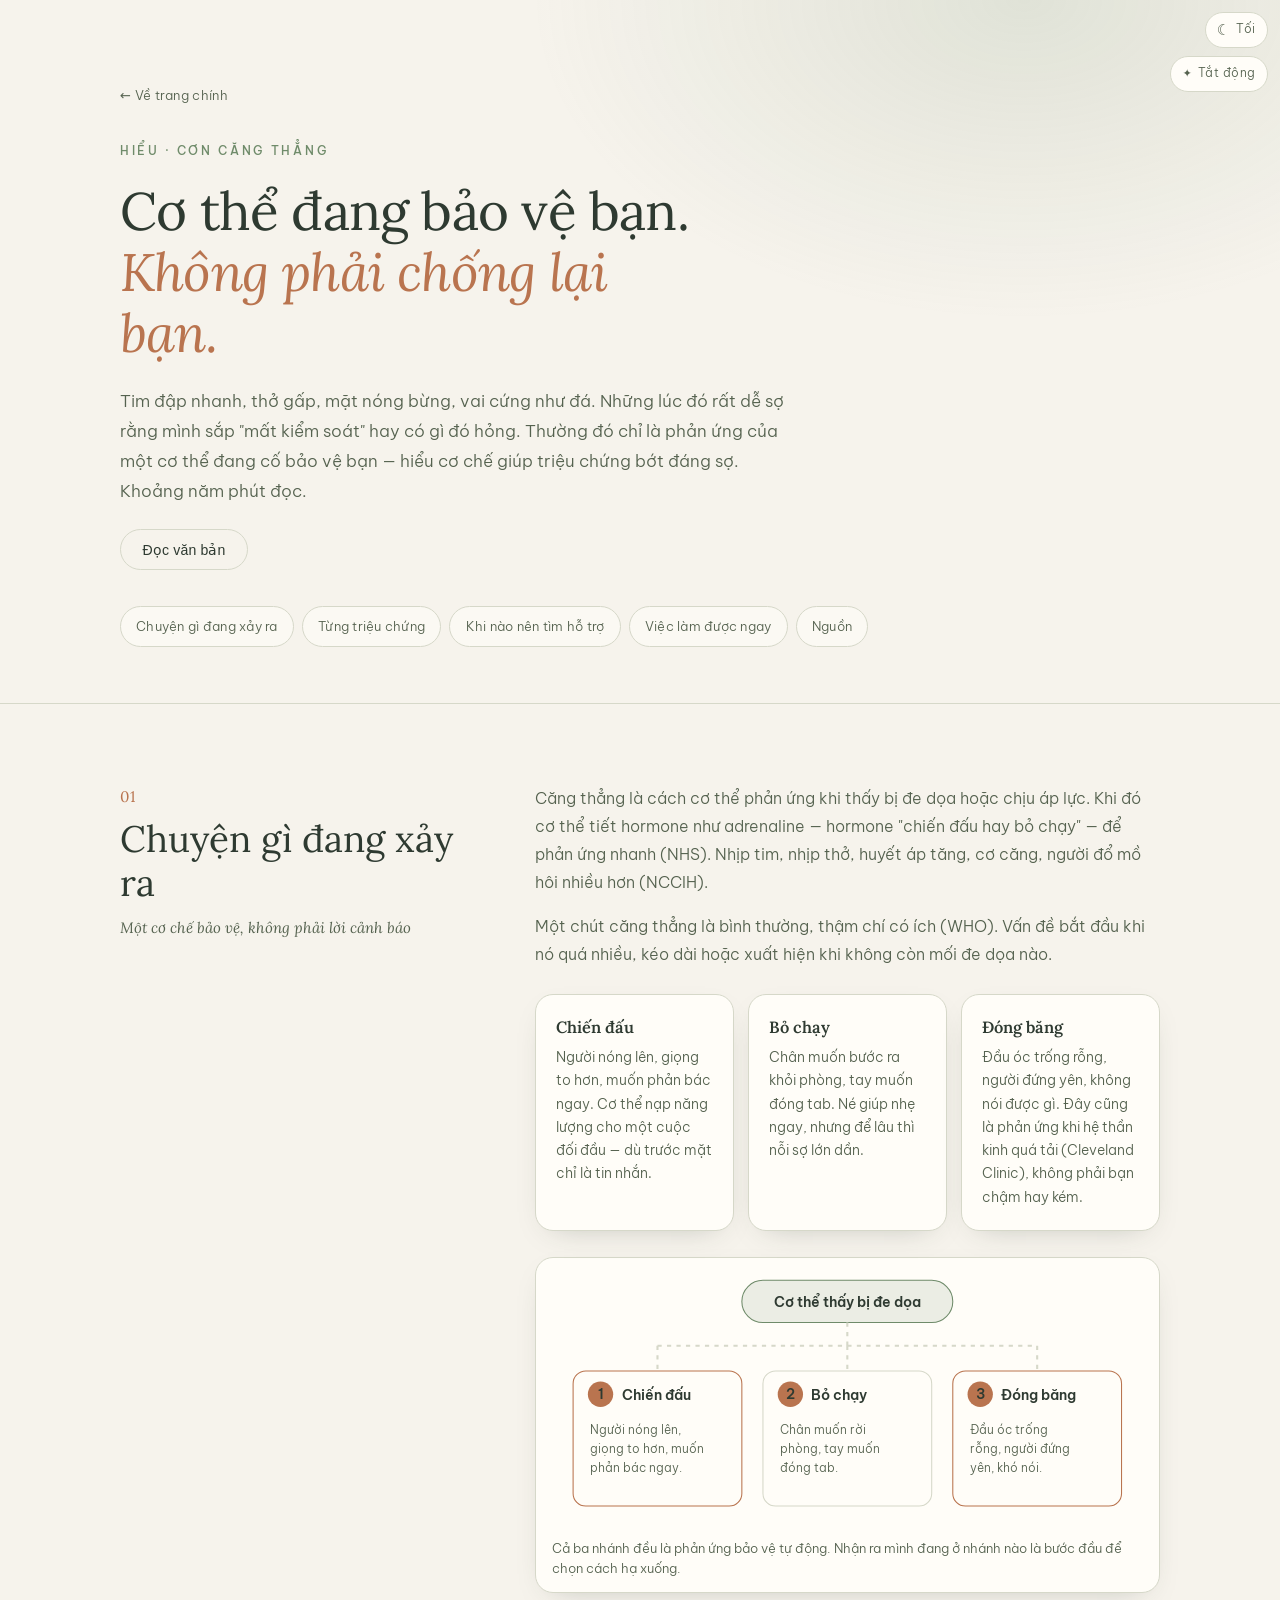
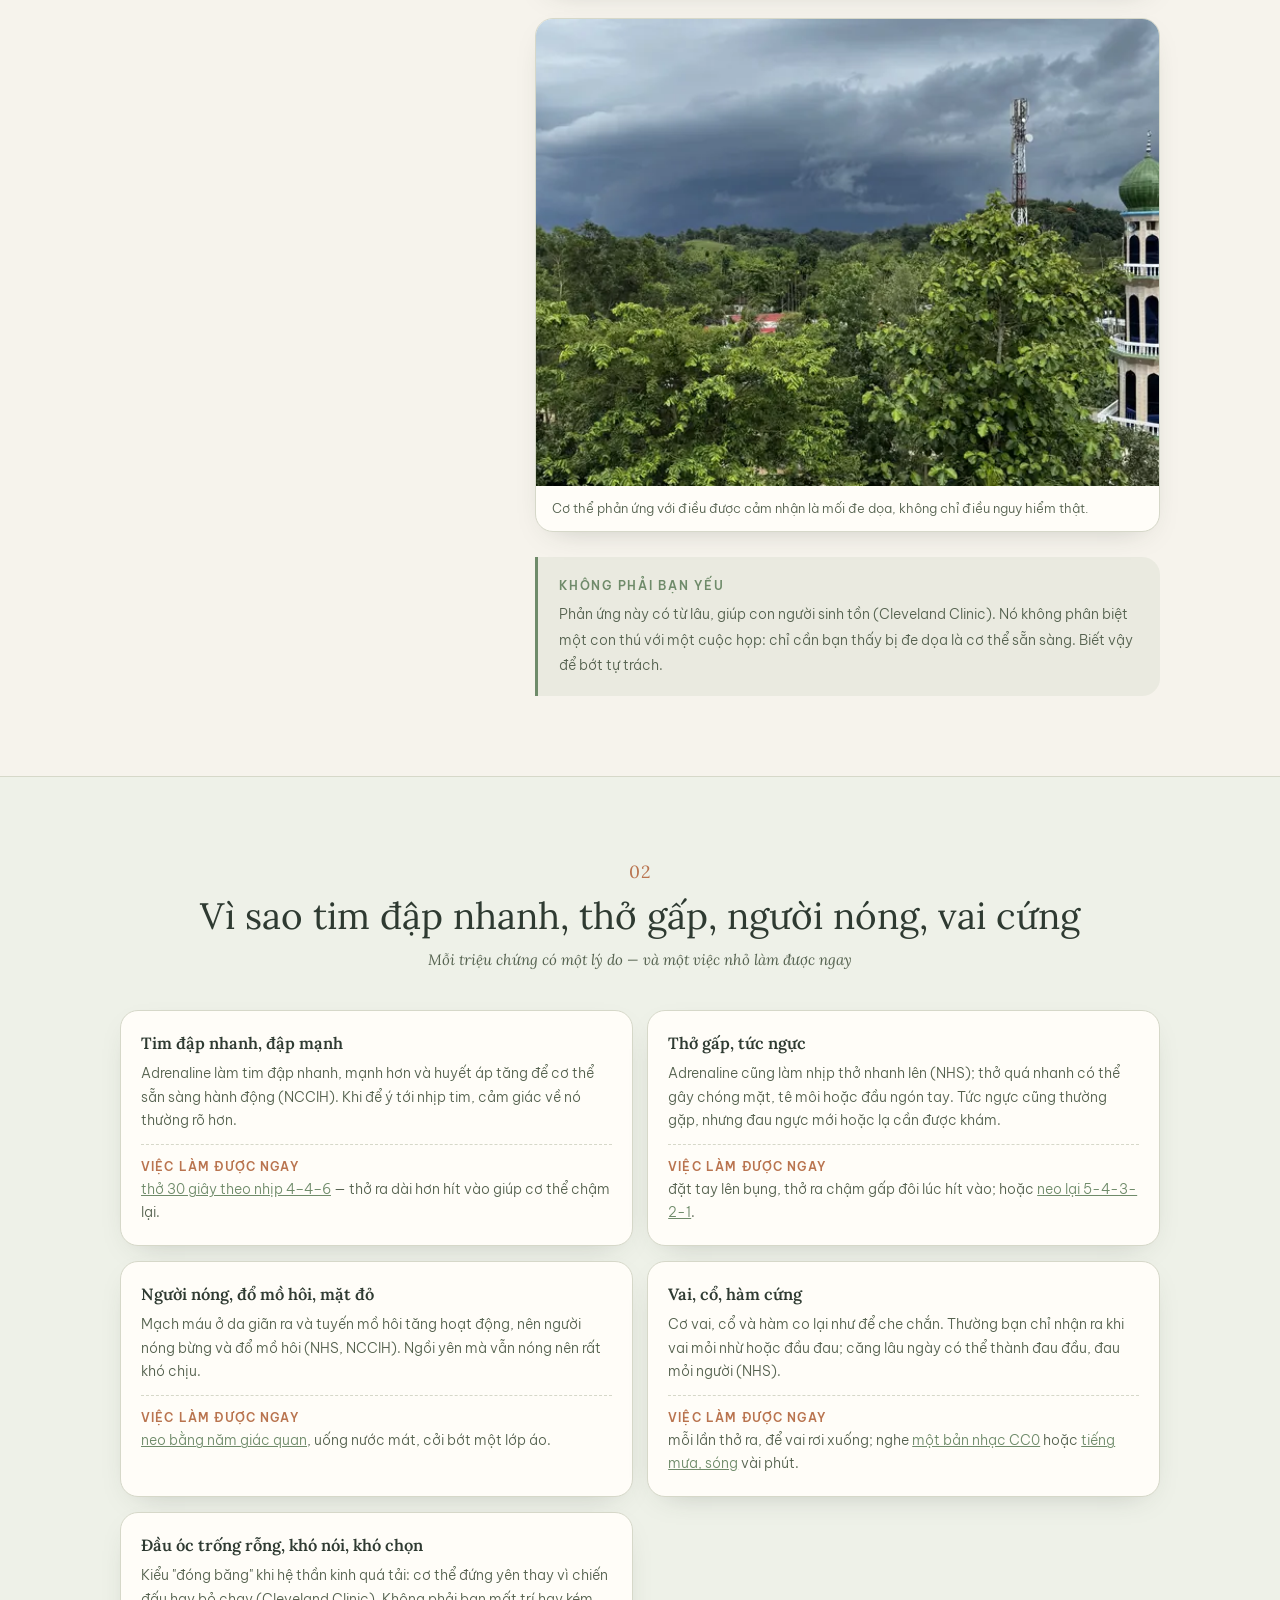
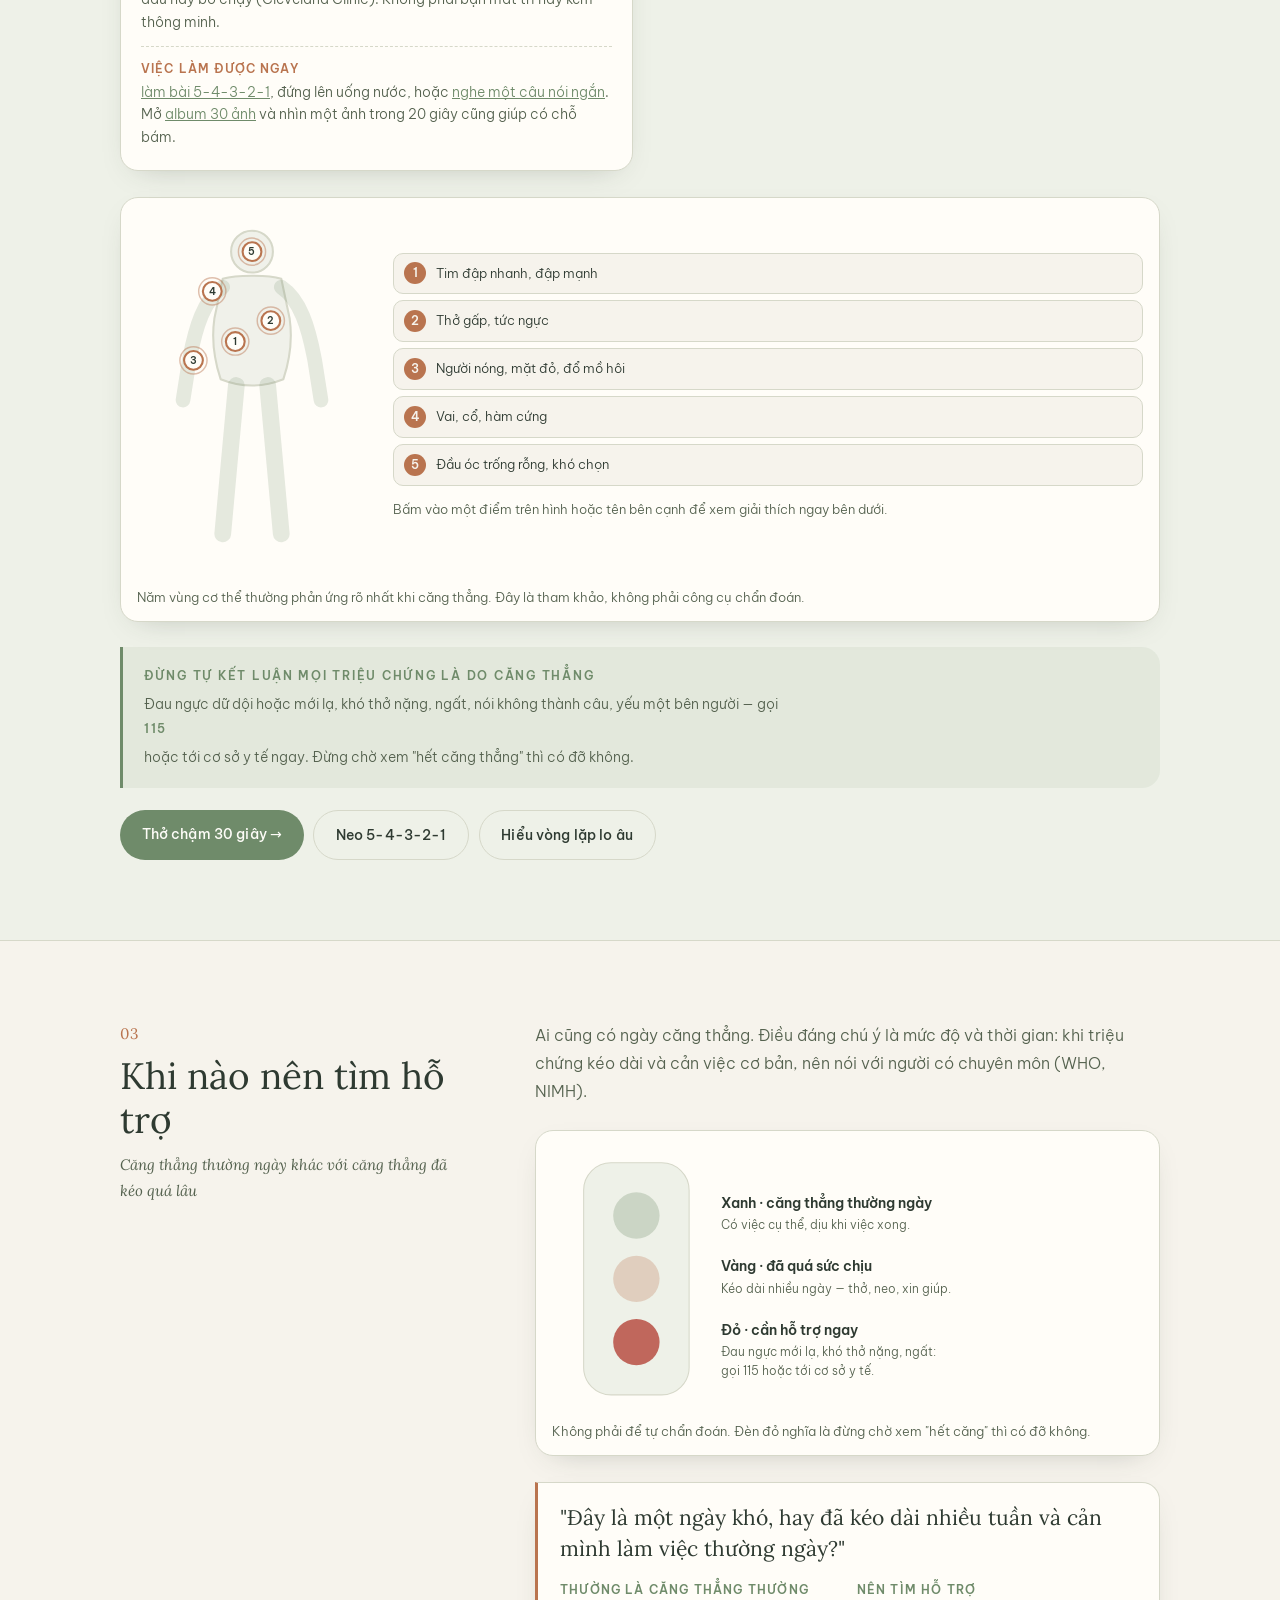
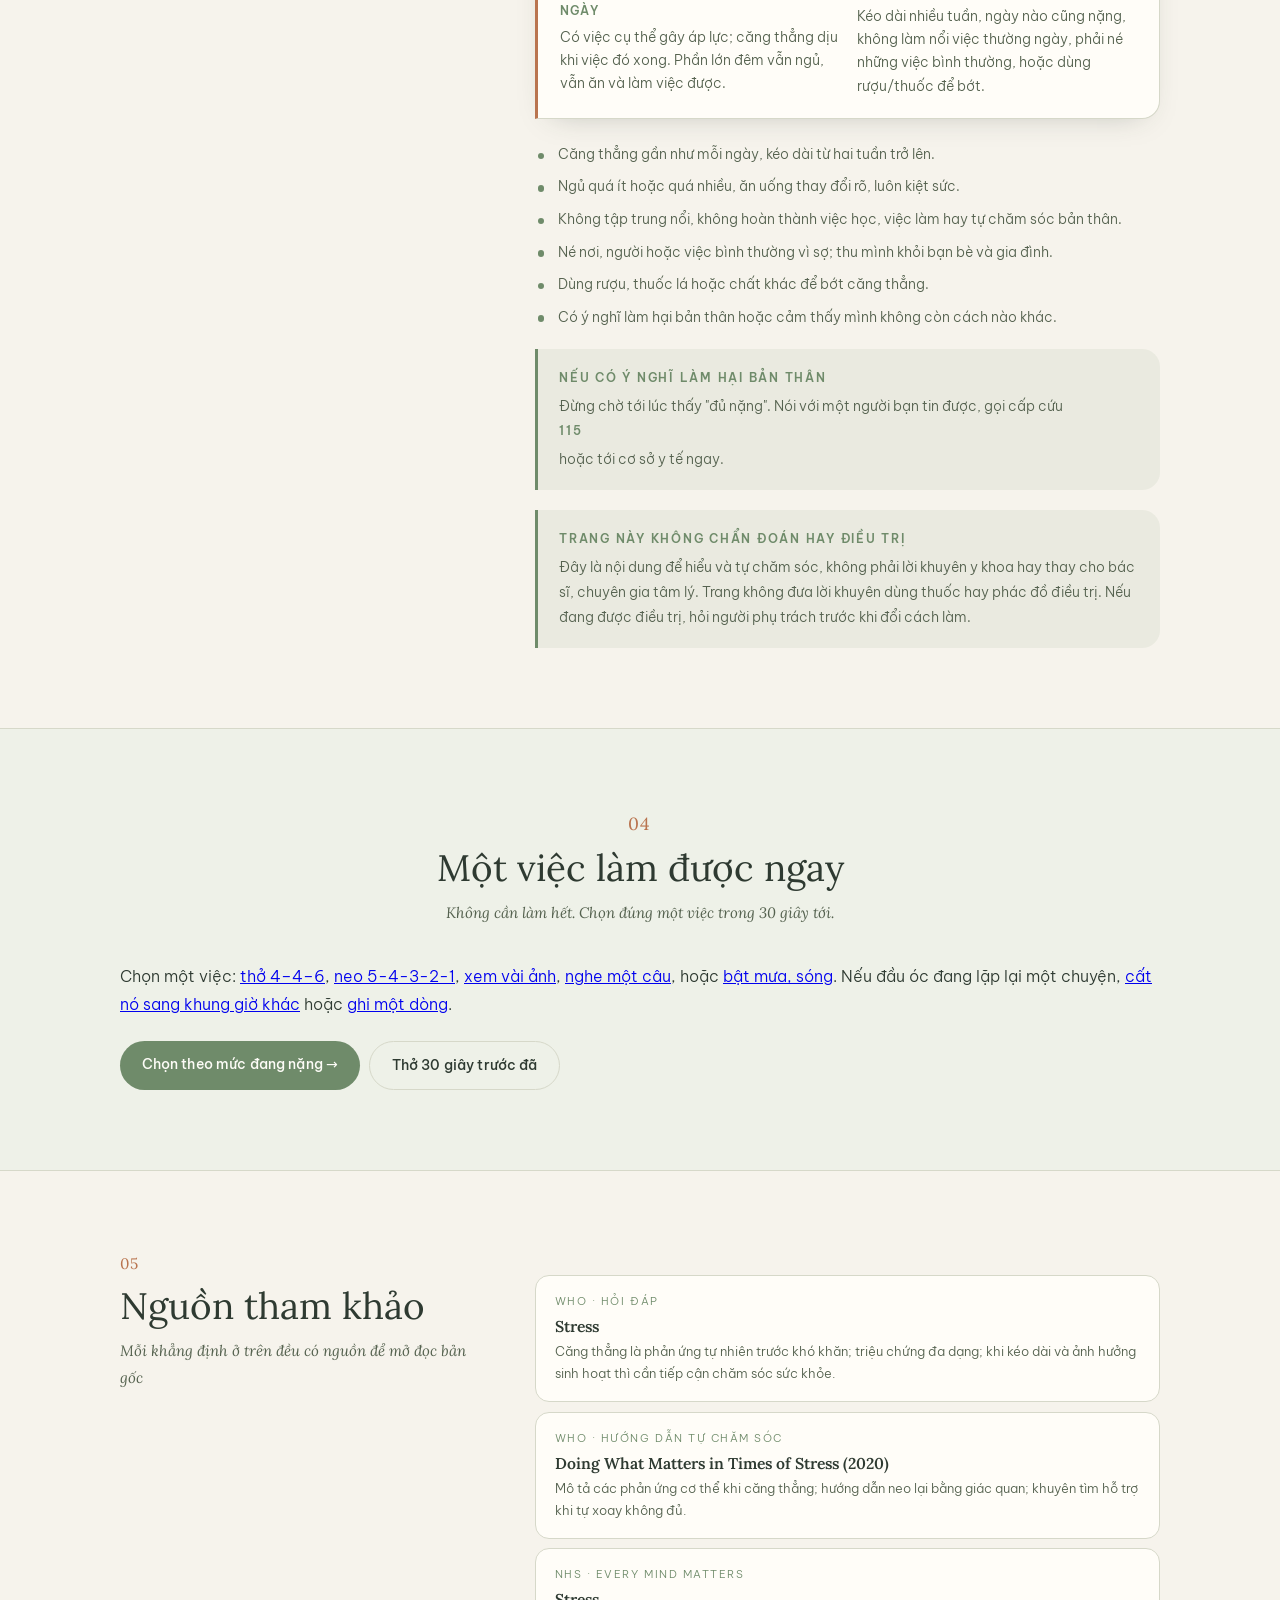
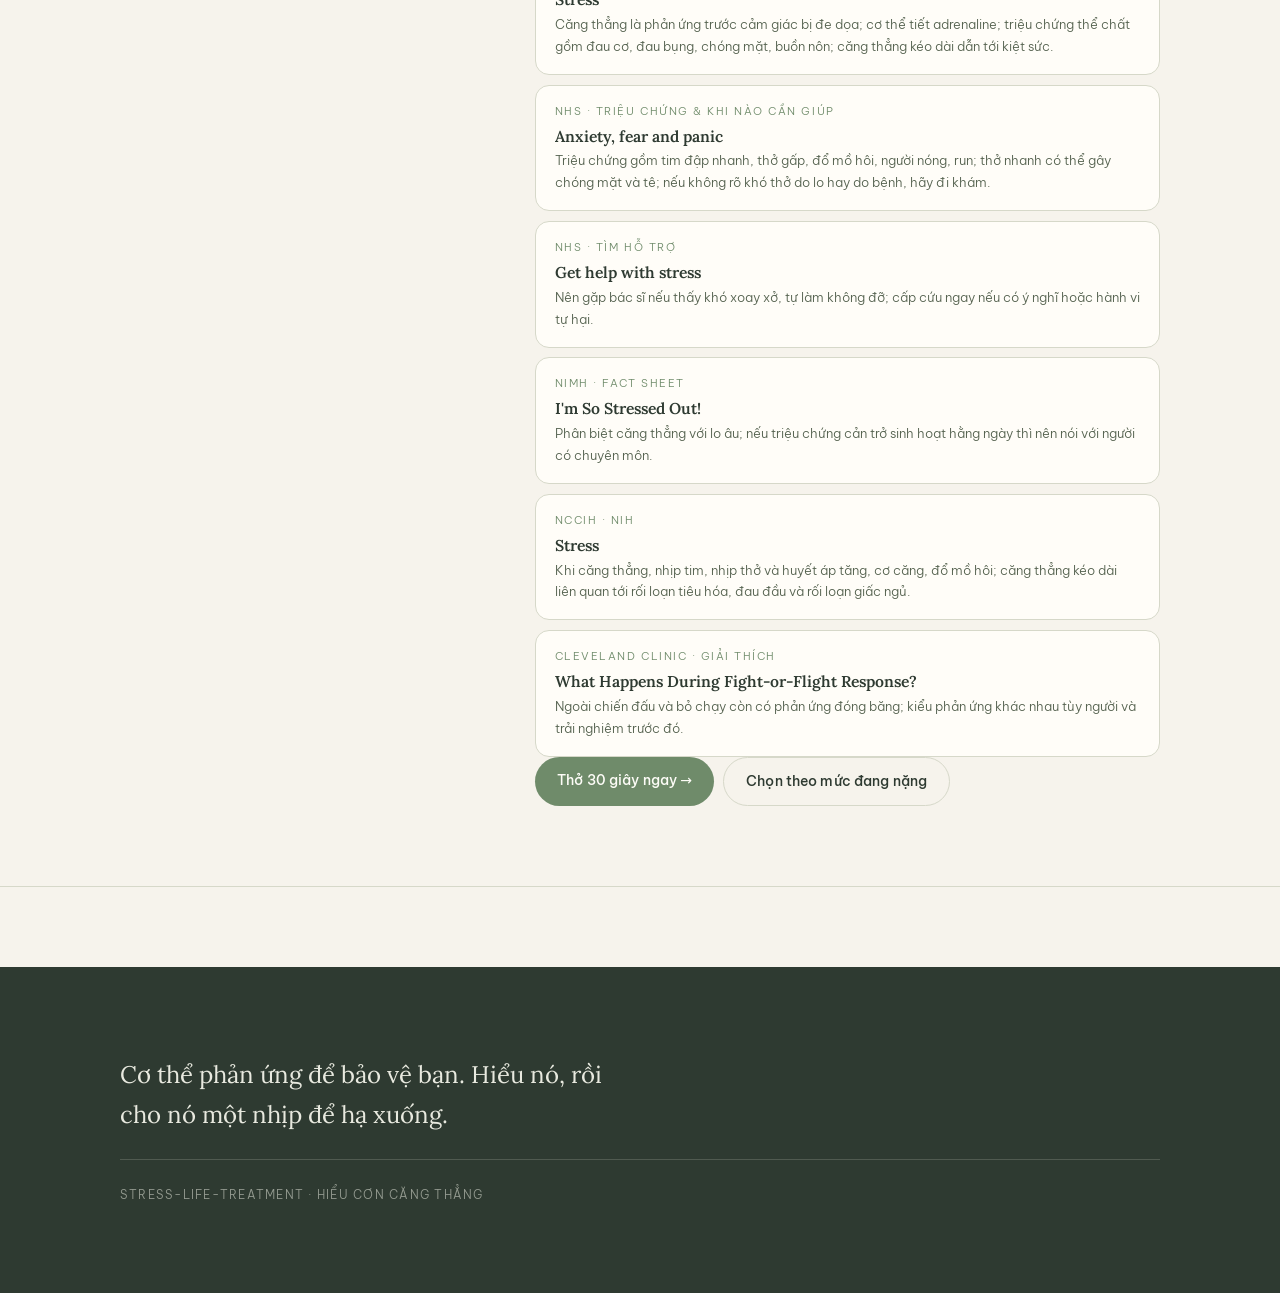
<file: hieu-stress.html>
<!DOCTYPE html>
<html lang="vi">
<head>
  <meta charset="UTF-8" />
  <meta name="viewport" content="width=device-width, initial-scale=1" />
  <title>Hiểu cơn căng thẳng — vì sao tim đập nhanh, thở gấp, vai cứng</title>
  <meta name="description" content="Phản ứng chiến-đấu-bỏ-chạy bằng lời đơn giản: vì sao tim đập nhanh, thở gấp, người nóng, vai cứng; mỗi triệu chứng kèm một việc làm được ngay; khi nào nên tìm hỗ trợ. Có nguồn tham khảo." />
  <link rel="icon" href="favicon.svg" type="image/svg+xml" />
  <link rel="canonical" href="https://lamminhthien.github.io/stress-life-treatment/hieu-stress.html" />
  <meta property="og:type" content="article" />
  <meta property="og:site_name" content="Hạ nhiệt" />
  <meta property="og:locale" content="vi_VN" />
  <meta property="og:title" content="Hiểu cơn căng thẳng — vì sao tim đập nhanh, thở gấp, vai cứng" />
  <meta property="og:description" content="Cơ thể đang bảo vệ bạn, không phải chống lại bạn. Hiểu phản ứng chiến-đấu-bỏ-chạy và khi nào nên tìm hỗ trợ." />
  <meta property="og:url" content="https://lamminhthien.github.io/stress-life-treatment/hieu-stress.html" />
  <meta property="og:image" content="https://lamminhthien.github.io/stress-life-treatment/og-image.png" />
  <meta property="og:image:width" content="1200" />
  <meta property="og:image:height" content="630" />
  <meta property="og:image:alt" content="Dấu chân trên bãi biển lúc chiều, phủ lớp tối nhẹ ở chân ảnh." />
  <meta name="twitter:card" content="summary_large_image" />
  <meta name="twitter:title" content="Hiểu cơn căng thẳng — vì sao tim đập nhanh, thở gấp, vai cứng" />
  <meta name="twitter:description" content="Cơ thể đang bảo vệ bạn, không phải chống lại bạn. Hiểu phản ứng chiến-đấu-bỏ-chạy và khi nào nên tìm hỗ trợ." />
  <meta name="twitter:image" content="https://lamminhthien.github.io/stress-life-treatment/og-image.png" />
  <script>
    (function () {
      var d = document.documentElement;
      d.className += " js";
      try {
        var t = localStorage.getItem("theme");
        if (t === "dark" || t === "light") d.setAttribute("data-theme", t);
      } catch (e) {}
    })();
  </script>
  <link rel="preconnect" href="https://fonts.googleapis.com" />
  <link rel="preconnect" href="https://fonts.gstatic.com" crossorigin />
  <link href="https://fonts.googleapis.com/css2?family=Lora:ital,wght@0,400;0,600;1,400&family=Be+Vietnam+Pro:wght@300;400;500;600&display=swap" rel="stylesheet" />
  <link rel="stylesheet" href="styles.css" />
</head>
<body class="album-page">
  <a class="skip" href="#chuyen-gi">Tới nội dung</a>

  <button class="theme-toggle" type="button" data-theme-toggle aria-pressed="false" aria-label="Chuyển sang giao diện tối" title="Giao diện sáng đang bật">
    <span class="theme-icon" aria-hidden="true">☾</span>
    <span class="theme-text">Tối</span>
  </button>

  <header class="album-hero">
    <div class="wrap">
      <a class="back" href="index.html">← Về trang chính</a>
      <p class="eyebrow">Hiểu · cơn căng thẳng</p>
      <h1>Cơ thể đang bảo vệ bạn.<br /><em>Không phải chống lại bạn.</em></h1>
      <p class="lede">
        Tim đập nhanh, thở gấp, mặt nóng bừng, vai cứng như đá. Những lúc đó rất dễ sợ rằng
        mình sắp "mất kiểm soát" hay có gì đó hỏng. Thường đó chỉ là phản ứng của một cơ thể
        đang cố bảo vệ bạn — hiểu cơ chế giúp triệu chứng bớt đáng sợ. Khoảng năm phút đọc.
      </p>
      <p class="album-cta">
        <button class="btn btn-soft" type="button" data-read-text>Đọc văn bản</button>
      </p>
      <nav class="jump" aria-label="Mục lục">
        <a href="#chuyen-gi">Chuyện gì đang xảy ra</a>
        <a href="#trieu-chung">Từng triệu chứng</a>
        <a href="#khi-nao">Khi nào nên tìm hỗ trợ</a>
        <a href="#lam-ngay">Việc làm được ngay</a>
        <a href="#nguon">Nguồn</a>
      </nav>
    </div>
  </header>

  <main>
    <section class="section" id="chuyen-gi">
      <div class="wrap grid">
        <div class="section-head">
          <span class="num">01</span>
          <h2>Chuyện gì đang xảy ra</h2>
          <p class="sub">Một cơ chế bảo vệ, không phải lời cảnh báo</p>
        </div>
        <div class="section-body">
          <p>
            Căng thẳng là cách cơ thể phản ứng khi thấy bị đe dọa hoặc chịu áp lực. Khi đó cơ
            thể tiết hormone như adrenaline — hormone "chiến đấu hay bỏ chạy" — để phản ứng
            nhanh (NHS). Nhịp tim, nhịp thở, huyết áp tăng, cơ căng, người đổ mồ hôi nhiều hơn
            (NCCIH).
          </p>
          <p>
            Một chút căng thẳng là bình thường, thậm chí có ích (WHO). Vấn đề bắt đầu khi nó quá
            nhiều, kéo dài hoặc xuất hiện khi không còn mối đe dọa nào.
          </p>

          <ul class="cards three">
            <li class="card">
              <h3>Chiến đấu</h3>
              <p>
                Người nóng lên, giọng to hơn, muốn phản bác ngay. Cơ thể nạp năng lượng cho một
                cuộc đối đầu — dù trước mặt chỉ là tin nhắn.
              </p>
            </li>
            <li class="card">
              <h3>Bỏ chạy</h3>
              <p>
                Chân muốn bước ra khỏi phòng, tay muốn đóng tab. Né giúp nhẹ ngay, nhưng để lâu
                thì nỗi sợ lớn dần.
              </p>
            </li>
            <li class="card">
              <h3>Đóng băng</h3>
              <p>
                Đầu óc trống rỗng, người đứng yên, không nói được gì. Đây cũng là phản ứng khi
                hệ thần kinh quá tải (Cleveland Clinic), không phải bạn chậm hay kém.
              </p>
            </li>
          </ul>

          <figure class="diagram">
            <svg viewBox="0 0 560 240" role="img" aria-labelledby="d-branch-title d-branch-desc">
              <title id="d-branch-title">Ba nhánh phản ứng với căng thẳng: chiến đấu, bỏ chạy, đóng băng</title>
              <desc id="d-branch-desc">Khi cơ thể cảm thấy bị đe dọa, nó có thể chọn đối đầu, rút lui hoặc đứng yên; cả ba đều là phản ứng bảo vệ tự động.</desc>

              <rect class="branch-node" x="180" y="6" width="200" height="40" rx="20" />
              <text class="t-label" x="280" y="31" text-anchor="middle">Cơ thể thấy bị đe dọa</text>

              <path class="branch-line" d="M280 46v22M100 68h360M100 68v22M280 68v22M460 68v22" />

              <rect class="branch-box branch-box-a" x="20" y="92" width="160" height="128" rx="12" />
              <circle class="branch-num" cx="46" cy="114" r="12" />
              <text class="branch-num-text" x="46" y="118.5" text-anchor="middle">1</text>
              <text class="t-label" x="66" y="119">Chiến đấu</text>
              <text class="t-small" x="36" y="152">Người nóng lên,</text>
              <text class="t-small" x="36" y="170">giọng to hơn, muốn</text>
              <text class="t-small" x="36" y="188">phản bác ngay.</text>

              <rect class="branch-box" x="200" y="92" width="160" height="128" rx="12" />
              <circle class="branch-num" cx="226" cy="114" r="12" />
              <text class="branch-num-text" x="226" y="118.5" text-anchor="middle">2</text>
              <text class="t-label" x="246" y="119">Bỏ chạy</text>
              <text class="t-small" x="216" y="152">Chân muốn rời</text>
              <text class="t-small" x="216" y="170">phòng, tay muốn</text>
              <text class="t-small" x="216" y="188">đóng tab.</text>

              <rect class="branch-box branch-box-a" x="380" y="92" width="160" height="128" rx="12" />
              <circle class="branch-num" cx="406" cy="114" r="12" />
              <text class="branch-num-text" x="406" y="118.5" text-anchor="middle">3</text>
              <text class="t-label" x="426" y="119">Đóng băng</text>
              <text class="t-small" x="396" y="152">Đầu óc trống</text>
              <text class="t-small" x="396" y="170">rỗng, người đứng</text>
              <text class="t-small" x="396" y="188">yên, khó nói.</text>
            </svg>
            <figcaption>Cả ba nhánh đều là phản ứng bảo vệ tự động. Nhận ra mình đang ở nhánh nào là bước đầu để chọn cách hạ xuống.</figcaption>
          </figure>

          <figure class="minh-hoa">
            <img src="images/minh-hoa-tinh-huong-xau-nhat.webp" alt="Mây bão tối phủ trên rặng cây xanh" width="960" height="720" loading="lazy" decoding="async" />
            <figcaption>Cơ thể phản ứng với điều được cảm nhận là mối đe dọa, không chỉ điều nguy hiểm thật.</figcaption>
          </figure>

          <aside class="tip">
            <strong>Không phải bạn yếu</strong>
            <p>
              Phản ứng này có từ lâu, giúp con người sinh tồn (Cleveland Clinic). Nó không phân
              biệt một con thú với một cuộc họp: chỉ cần bạn thấy bị đe dọa là cơ thể sẵn sàng.
              Biết vậy để bớt tự trách.
            </p>
          </aside>
        </div>
      </div>
    </section>

    <section class="section alt" id="trieu-chung">
      <div class="wrap">
        <div class="section-head center">
          <span class="num">02</span>
          <h2>Vì sao tim đập nhanh, thở gấp, người nóng, vai cứng</h2>
          <p class="sub">Mỗi triệu chứng có một lý do — và một việc nhỏ làm được ngay</p>
        </div>

        <ul class="cards">
          <li class="card" id="symptom-tim">
            <h3>Tim đập nhanh, đập mạnh</h3>
            <p>
              Adrenaline làm tim đập nhanh, mạnh hơn và huyết áp tăng để cơ thể sẵn sàng hành
              động (NCCIH). Khi để ý tới nhịp tim, cảm giác về nó thường rõ hơn.
            </p>
            <p class="card-do">
              <strong>Việc làm được ngay</strong>
              <a href="index.html#tho">thở 30 giây theo nhịp 4–4–6</a> — thở ra dài hơn hít vào
              giúp cơ thể chậm lại.
            </p>
          </li>
          <li class="card" id="symptom-phoi">
            <h3>Thở gấp, tức ngực</h3>
            <p>
              Adrenaline cũng làm nhịp thở nhanh lên (NHS); thở quá nhanh có thể gây chóng mặt,
              tê môi hoặc đầu ngón tay. Tức ngực cũng thường gặp, nhưng đau ngực mới hoặc lạ cần
              được khám.
            </p>
            <p class="card-do">
              <strong>Việc làm được ngay</strong>
              đặt tay lên bụng, thở ra chậm gấp đôi lúc hít vào; hoặc
              <a href="grounding.html">neo lại 5-4-3-2-1</a>.
            </p>
          </li>
          <li class="card" id="symptom-da">
            <h3>Người nóng, đổ mồ hôi, mặt đỏ</h3>
            <p>
              Mạch máu ở da giãn ra và tuyến mồ hôi tăng hoạt động, nên người nóng bừng và đổ mồ
              hôi (NHS, NCCIH). Ngồi yên mà vẫn nóng nên rất khó chịu.
            </p>
            <p class="card-do">
              <strong>Việc làm được ngay</strong>
              <a href="grounding.html">neo bằng năm giác quan</a>, uống nước mát, cởi bớt một
              lớp áo.
            </p>
          </li>
          <li class="card" id="symptom-vai">
            <h3>Vai, cổ, hàm cứng</h3>
            <p>
              Cơ vai, cổ và hàm co lại như để che chắn. Thường bạn chỉ nhận ra khi vai mỏi nhừ
              hoặc đầu đau; căng lâu ngày có thể thành đau đầu, đau mỏi người (NHS).
            </p>
            <p class="card-do">
              <strong>Việc làm được ngay</strong>
              mỗi lần thở ra, để vai rơi xuống; nghe
              <a href="music.html">một bản nhạc CC0</a> hoặc
              <a href="am-thanh.html">tiếng mưa, sóng</a> vài phút.
            </p>
          </li>
          <li class="card" id="symptom-dau">
            <h3>Đầu óc trống rỗng, khó nói, khó chọn</h3>
            <p>
              Kiểu "đóng băng" khi hệ thần kinh quá tải: cơ thể đứng yên thay vì chiến đấu hay
              bỏ chạy (Cleveland Clinic). Không phải bạn mất trí hay kém thông minh.
            </p>
            <p class="card-do">
              <strong>Việc làm được ngay</strong>
              <a href="grounding.html">làm bài 5-4-3-2-1</a>, đứng lên uống nước, hoặc
              <a href="listen.html">nghe một câu nói ngắn</a>. Mở
              <a href="album.html">album 30 ảnh</a> và nhìn một ảnh trong 20 giây cũng giúp có chỗ
              bám.
            </p>
          </li>
        </ul>

        <figure class="diagram body-map" data-body-map>
          <svg viewBox="0 0 220 330" aria-hidden="true" focusable="false">
            <circle class="silhouette" cx="110" cy="36" r="20" />
            <path class="silhouette" d="M82 62c13-4 43-4 56 0l8 38q4 28-6 58-30 12-60 0-10-30-6-58z" />
            <path d="M82 70c-18 12-26 38-32 70l-6 38" fill="none" stroke="var(--accent)" stroke-opacity="0.18" stroke-width="14" stroke-linecap="round" />
            <path d="M138 70c18 12 26 38 32 70l6 38" fill="none" stroke="var(--accent)" stroke-opacity="0.18" stroke-width="14" stroke-linecap="round" />
            <path d="M95 164 88 240l-6 66M125 164l7 76 6 66" fill="none" stroke="var(--accent)" stroke-opacity="0.18" stroke-width="16" stroke-linecap="round" />

            <g class="hotspot" data-target="symptom-tim" data-label="Tim đập nhanh">
              <circle class="ring" cx="94" cy="122" r="13" />
              <circle class="dot" cx="94" cy="122" r="9" />
              <text x="94" y="125.5" text-anchor="middle">1</text>
            </g>
            <g class="hotspot" data-target="symptom-phoi" data-label="Thở gấp, tức ngực">
              <circle class="ring" cx="128" cy="102" r="13" />
              <circle class="dot" cx="128" cy="102" r="9" />
              <text x="128" y="105.5" text-anchor="middle">2</text>
            </g>
            <g class="hotspot" data-target="symptom-da" data-label="Người nóng, đổ mồ hôi">
              <circle class="ring" cx="54" cy="140" r="13" />
              <circle class="dot" cx="54" cy="140" r="9" />
              <text x="54" y="143.5" text-anchor="middle">3</text>
            </g>
            <g class="hotspot" data-target="symptom-vai" data-label="Vai, cổ, hàm cứng">
              <circle class="ring" cx="72" cy="74" r="13" />
              <circle class="dot" cx="72" cy="74" r="9" />
              <text x="72" y="77.5" text-anchor="middle">4</text>
            </g>
            <g class="hotspot" data-target="symptom-dau" data-label="Đầu óc trống rỗng">
              <circle class="ring" cx="110" cy="36" r="13" />
              <circle class="dot" cx="110" cy="36" r="9" />
              <text x="110" y="39.5" text-anchor="middle">5</text>
            </g>
          </svg>

          <div>
            <ul class="body-map-legend">
              <li><button type="button" data-target="symptom-tim" data-label="Tim đập nhanh"><span class="num">1</span>Tim đập nhanh, đập mạnh</button></li>
              <li><button type="button" data-target="symptom-phoi" data-label="Thở gấp, tức ngực"><span class="num">2</span>Thở gấp, tức ngực</button></li>
              <li><button type="button" data-target="symptom-da" data-label="Người nóng, đổ mồ hôi"><span class="num">3</span>Người nóng, mặt đỏ, đổ mồ hôi</button></li>
              <li><button type="button" data-target="symptom-vai" data-label="Vai, cổ, hàm cứng"><span class="num">4</span>Vai, cổ, hàm cứng</button></li>
              <li><button type="button" data-target="symptom-dau" data-label="Đầu óc trống rỗng"><span class="num">5</span>Đầu óc trống rỗng, khó chọn</button></li>
            </ul>
            <p class="body-map-status" data-body-status role="status" aria-live="polite">Bấm vào một điểm trên hình hoặc tên bên cạnh để xem giải thích ngay bên dưới.</p>
          </div>
          <figcaption>Năm vùng cơ thể thường phản ứng rõ nhất khi căng thẳng. Đây là tham khảo, không phải công cụ chẩn đoán.</figcaption>
        </figure>

        <aside class="tip">
          <strong>Đừng tự kết luận mọi triệu chứng là do căng thẳng</strong>
          <p>
            Đau ngực dữ dội hoặc mới lạ, khó thở nặng, ngất, nói không thành câu, yếu một bên
            người — gọi <strong>115</strong> hoặc tới cơ sở y tế ngay. Đừng chờ xem "hết căng
            thẳng" thì có đỡ không.
          </p>
        </aside>

        <p class="album-cta">
          <a class="btn" href="index.html#tho">Thở chậm 30 giây →</a>
          <a class="btn btn-soft" href="grounding.html">Neo 5-4-3-2-1</a>
          <a class="btn btn-soft" href="hieu-lo-au.html">Hiểu vòng lặp lo âu</a>
        </p>
      </div>
    </section>

    <section class="section" id="khi-nao">
      <div class="wrap grid">
        <div class="section-head">
          <span class="num">03</span>
          <h2>Khi nào nên tìm hỗ trợ</h2>
          <p class="sub">Căng thẳng thường ngày khác với căng thẳng đã kéo quá lâu</p>
        </div>
        <div class="section-body">
          <p>
            Ai cũng có ngày căng thẳng. Điều đáng chú ý là mức độ và thời gian: khi triệu chứng
            kéo dài và cản việc cơ bản, nên nói với người có chuyên môn (WHO, NIMH).
          </p>

          <figure class="diagram">
            <svg viewBox="0 0 560 250" role="img" aria-labelledby="d-tl2-title d-tl2-desc">
              <title id="d-tl2-title">Đèn giao thông cho mức căng thẳng</title>
              <desc id="d-tl2-desc">Xanh là căng thẳng thường ngày; vàng là căng lên, nên thở và neo lại; đỏ là quá tải hoặc có dấu hiệu nguy hiểm, nên dừng và tìm hỗ trợ.</desc>
              <rect class="tl-body" x="30" y="15" width="100" height="220" rx="26" />
              <circle class="tl-light-off tl-green" cx="80" cy="65" r="22" />
              <circle class="tl-light-off tl-amber" cx="80" cy="125" r="22" />
              <circle class="tl-red" cx="80" cy="185" r="22" />

              <text class="tl-label" x="160" y="58">Xanh · căng thẳng thường ngày</text>
              <text class="t-small" x="160" y="78">Có việc cụ thể, dịu khi việc xong.</text>
              <text class="tl-label" x="160" y="118">Vàng · đã quá sức chịu</text>
              <text class="t-small" x="160" y="138">Kéo dài nhiều ngày — thở, neo, xin giúp.</text>
              <text class="tl-label" x="160" y="178">Đỏ · cần hỗ trợ ngay</text>
              <text class="t-small" x="160" y="198">Đau ngực mới lạ, khó thở nặng, ngất:</text>
              <text class="t-small" x="160" y="216">gọi 115 hoặc tới cơ sở y tế.</text>
            </svg>
            <figcaption>Không phải để tự chẩn đoán. Đèn đỏ nghĩa là đừng chờ xem "hết căng" thì có đỡ không.</figcaption>
          </figure>

          <div class="ask-card">
            <p class="ask-q">
              "Đây là một ngày khó, hay đã kéo dài nhiều tuần và cản mình làm việc thường ngày?"
            </p>
            <div class="ask-split">
              <div>
                <strong>Thường là căng thẳng thường ngày</strong>
                <p>
                  Có việc cụ thể gây áp lực; căng thẳng dịu khi việc đó xong. Phần lớn đêm vẫn
                  ngủ, vẫn ăn và làm việc được.
                </p>
              </div>
              <div>
                <strong>Nên tìm hỗ trợ</strong>
                <p>
                  Kéo dài nhiều tuần, ngày nào cũng nặng, không làm nổi việc thường ngày, phải né
                  những việc bình thường, hoặc dùng rượu/thuốc để bớt.
                </p>
              </div>
            </div>
          </div>

          <ul class="symptom-list">
            <li>Căng thẳng gần như mỗi ngày, kéo dài từ hai tuần trở lên.</li>
            <li>Ngủ quá ít hoặc quá nhiều, ăn uống thay đổi rõ, luôn kiệt sức.</li>
            <li>Không tập trung nổi, không hoàn thành việc học, việc làm hay tự chăm sóc bản thân.</li>
            <li>Né nơi, người hoặc việc bình thường vì sợ; thu mình khỏi bạn bè và gia đình.</li>
            <li>Dùng rượu, thuốc lá hoặc chất khác để bớt căng thẳng.</li>
            <li>Có ý nghĩ làm hại bản thân hoặc cảm thấy mình không còn cách nào khác.</li>
          </ul>

          <aside class="tip">
            <strong>Nếu có ý nghĩ làm hại bản thân</strong>
            <p>
              Đừng chờ tới lúc thấy "đủ nặng". Nói với một người bạn tin được, gọi cấp cứu
              <strong>115</strong> hoặc tới cơ sở y tế ngay.
            </p>
          </aside>

          <aside class="tip">
            <strong>Trang này không chẩn đoán hay điều trị</strong>
            <p>
              Đây là nội dung để hiểu và tự chăm sóc, không phải lời khuyên y khoa hay thay cho
              bác sĩ, chuyên gia tâm lý. Trang không đưa lời khuyên dùng thuốc hay phác đồ điều
              trị. Nếu đang được điều trị, hỏi người phụ trách trước khi đổi cách làm.
            </p>
          </aside>
        </div>
      </div>
    </section>

    <section class="section alt" id="lam-ngay">
      <div class="wrap">
        <div class="section-head center">
          <span class="num">04</span>
          <h2>Một việc làm được ngay</h2>
          <p class="sub">Không cần làm hết. Chọn đúng một việc trong 30 giây tới.</p>
        </div>

        <p>
          Chọn một việc: <a href="index.html#tho">thở 4–4–6</a>,
          <a href="grounding.html">neo 5-4-3-2-1</a>, <a href="album.html">xem vài ảnh</a>,
          <a href="listen.html">nghe một câu</a>, hoặc <a href="am-thanh.html">bật mưa, sóng</a>.
          Nếu đầu óc đang lặp lại một chuyện, <a href="hoan-lo.html">cất nó sang khung giờ khác</a>
          hoặc <a href="nhat-ky.html">ghi một dòng</a>.
        </p>

        <p class="album-cta">
          <a class="btn" href="index.html#chon-nhanh">Chọn theo mức đang nặng →</a>
          <a class="btn btn-soft" href="index.html#tho">Thở 30 giây trước đã</a>
        </p>
      </div>
    </section>

    <section class="section" id="nguon">
      <div class="wrap grid">
        <div class="section-head">
          <span class="num">05</span>
          <h2>Nguồn tham khảo</h2>
          <p class="sub">Mỗi khẳng định ở trên đều có nguồn để mở đọc bản gốc</p>
        </div>
        <div class="section-body">
          <ul class="sources">
            <li>
              <a href="https://www.who.int/news-room/questions-and-answers/item/stress" target="_blank" rel="noopener">
                <span class="src-kind">WHO · hỏi đáp</span>
                <span class="src-title">Stress</span>
                <span class="src-desc">Căng thẳng là phản ứng tự nhiên trước khó khăn; triệu chứng đa dạng; khi kéo dài và ảnh hưởng sinh hoạt thì cần tiếp cận chăm sóc sức khỏe.</span>
              </a>
            </li>
            <li>
              <a href="https://www.who.int/publications/i/item/9789240003927" target="_blank" rel="noopener">
                <span class="src-kind">WHO · hướng dẫn tự chăm sóc</span>
                <span class="src-title">Doing What Matters in Times of Stress (2020)</span>
                <span class="src-desc">Mô tả các phản ứng cơ thể khi căng thẳng; hướng dẫn neo lại bằng giác quan; khuyên tìm hỗ trợ khi tự xoay không đủ.</span>
              </a>
            </li>
            <li>
              <a href="https://www.nhs.uk/every-mind-matters/mental-health-issues/stress/" target="_blank" rel="noopener">
                <span class="src-kind">NHS · Every Mind Matters</span>
                <span class="src-title">Stress</span>
                <span class="src-desc">Căng thẳng là phản ứng trước cảm giác bị đe dọa; cơ thể tiết adrenaline; triệu chứng thể chất gồm đau cơ, đau bụng, chóng mặt, buồn nôn; căng thẳng kéo dài dẫn tới kiệt sức.</span>
              </a>
            </li>
            <li>
              <a href="https://www.nhs.uk/mental-health/feelings-symptoms-behaviours/feelings-and-symptoms/anxiety-fear-panic" target="_blank" rel="noopener">
                <span class="src-kind">NHS · triệu chứng &amp; khi nào cần giúp</span>
                <span class="src-title">Anxiety, fear and panic</span>
                <span class="src-desc">Triệu chứng gồm tim đập nhanh, thở gấp, đổ mồ hôi, người nóng, run; thở nhanh có thể gây chóng mặt và tê; nếu không rõ khó thở do lo hay do bệnh, hãy đi khám.</span>
              </a>
            </li>
            <li>
              <a href="https://www.nhs.uk/mental-health/feelings-symptoms-behaviours/feelings-and-symptoms/stress/" target="_blank" rel="noopener">
                <span class="src-kind">NHS · tìm hỗ trợ</span>
                <span class="src-title">Get help with stress</span>
                <span class="src-desc">Nên gặp bác sĩ nếu thấy khó xoay xở, tự làm không đỡ; cấp cứu ngay nếu có ý nghĩ hoặc hành vi tự hại.</span>
              </a>
            </li>
            <li>
              <a href="https://www.nimh.nih.gov/health/publications/so-stressed-out-fact-sheet" target="_blank" rel="noopener">
                <span class="src-kind">NIMH · fact sheet</span>
                <span class="src-title">I'm So Stressed Out!</span>
                <span class="src-desc">Phân biệt căng thẳng với lo âu; nếu triệu chứng cản trở sinh hoạt hằng ngày thì nên nói với người có chuyên môn.</span>
              </a>
            </li>
            <li>
              <a href="https://www.nccih.nih.gov/health/stress" target="_blank" rel="noopener">
                <span class="src-kind">NCCIH · NIH</span>
                <span class="src-title">Stress</span>
                <span class="src-desc">Khi căng thẳng, nhịp tim, nhịp thở và huyết áp tăng, cơ căng, đổ mồ hôi; căng thẳng kéo dài liên quan tới rối loạn tiêu hóa, đau đầu và rối loạn giấc ngủ.</span>
              </a>
            </li>
            <li>
              <a href="https://health.clevelandclinic.org/what-happens-to-your-body-during-the-fight-or-flight-response" target="_blank" rel="noopener">
                <span class="src-kind">Cleveland Clinic · giải thích</span>
                <span class="src-title">What Happens During Fight-or-Flight Response?</span>
                <span class="src-desc">Ngoài chiến đấu và bỏ chạy còn có phản ứng đóng băng; kiểu phản ứng khác nhau tùy người và trải nghiệm trước đó.</span>
              </a>
            </li>
          </ul>
          <p class="album-cta">
            <a class="btn" href="index.html#tho">Thở 30 giây ngay →</a>
            <a class="btn btn-soft" href="index.html#chon-nhanh">Chọn theo mức đang nặng</a>
          </p>
        </div>
      </div>
    </section>
  </main>

  <footer class="footer">
    <div class="wrap">
      <p class="closing">Cơ thể phản ứng để bảo vệ bạn. Hiểu nó, rồi cho nó một nhịp để hạ xuống.</p>
      <p class="sign">stress-life-treatment · hiểu cơn căng thẳng</p>
    </div>
  </footer>

  <script src="theme.js"></script>
  <script src="motion.js"></script>
  <script>
  (function () {
    var map = document.querySelector("[data-body-map]");
    if (!map) return;
    var status = map.querySelector("[data-body-status]");
    var hotspots = Array.prototype.slice.call(map.querySelectorAll(".hotspot"));
    var buttons = Array.prototype.slice.call(map.querySelectorAll(".body-map-legend button"));
    var timer = null;

    function pick(target, label) {
      var card = document.getElementById(target);
      if (!card) return;
      Array.prototype.forEach.call(document.querySelectorAll(".card.is-flash"), function (c) {
        c.classList.remove("is-flash");
      });
      card.classList.add("is-flash");
      hotspots.forEach(function (h) {
        h.classList.toggle("is-active", h.getAttribute("data-target") === target);
      });
      if (status) status.textContent = "Đang chỉ tới: " + label + ".";
      if (timer) clearTimeout(timer);
      timer = setTimeout(function () {
        card.classList.remove("is-flash");
        hotspots.forEach(function (h) { h.classList.remove("is-active"); });
      }, 2600);
      var reduce = document.body.classList.contains("less-motion");
      card.scrollIntoView({ behavior: reduce ? "auto" : "smooth", block: "center" });
    }

    map.addEventListener("click", function (e) {
      var spot = e.target.closest ? e.target.closest("[data-target]") : null;
      if (!spot || !map.contains(spot)) return;
      pick(spot.getAttribute("data-target"), spot.getAttribute("data-label") || "");
    });

    buttons.forEach(function (b) {
      b.addEventListener("click", function () {
        pick(b.getAttribute("data-target"), b.getAttribute("data-label") || "");
      });
    });
  })();
  </script>

  <script src="read-text.js"></script>
</body>
</html>
</file>
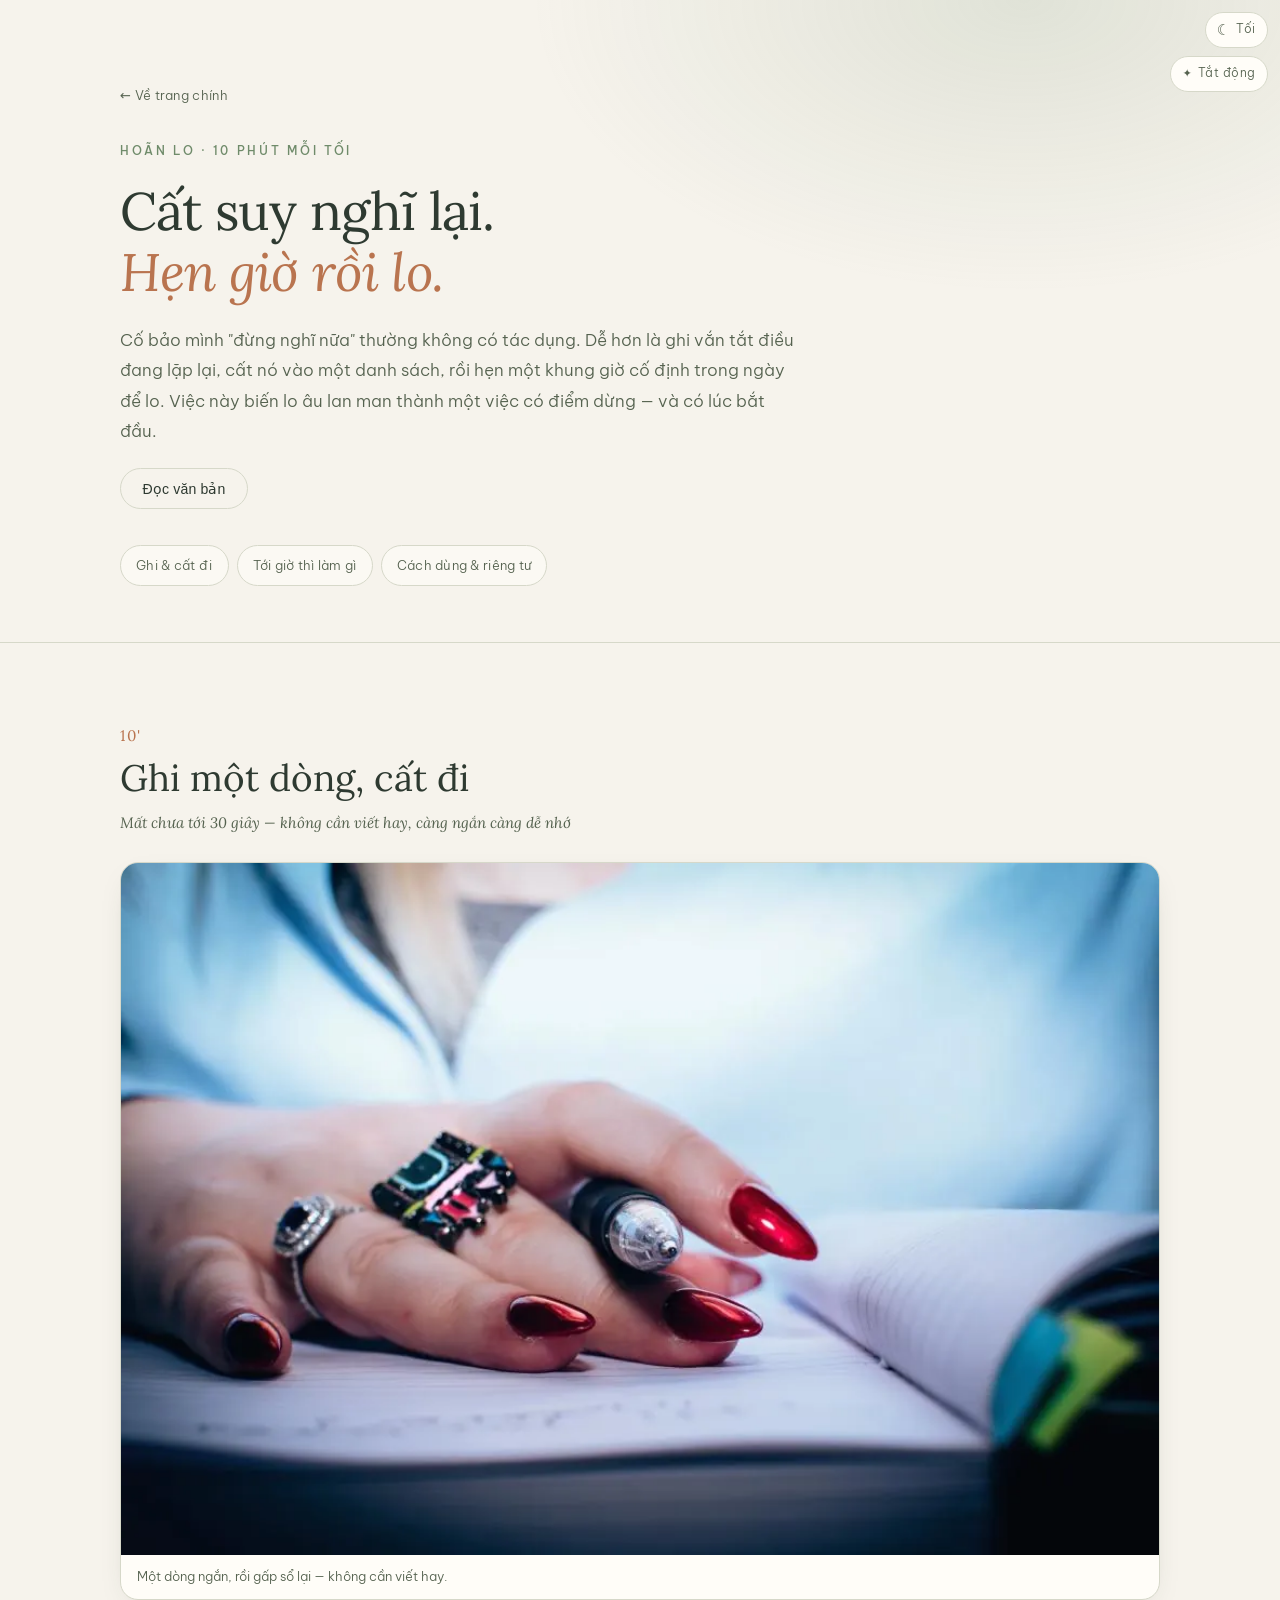
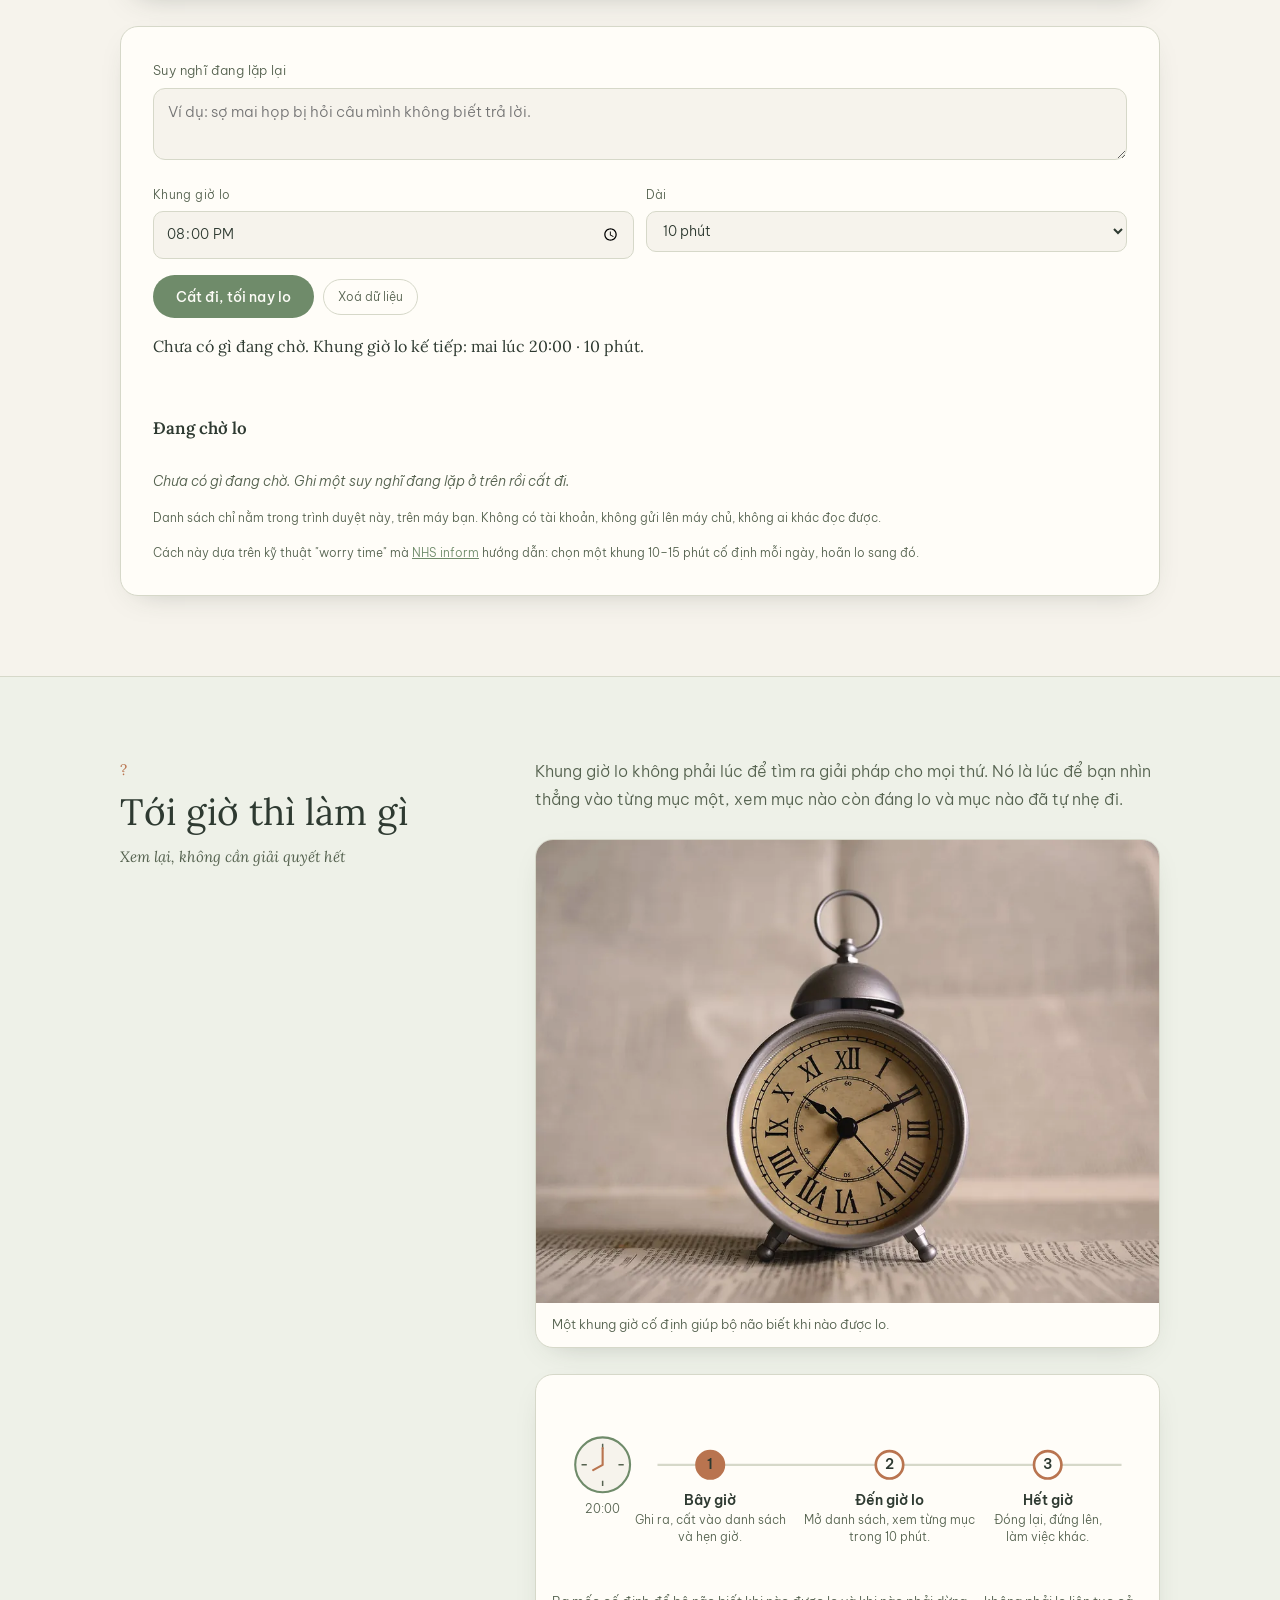
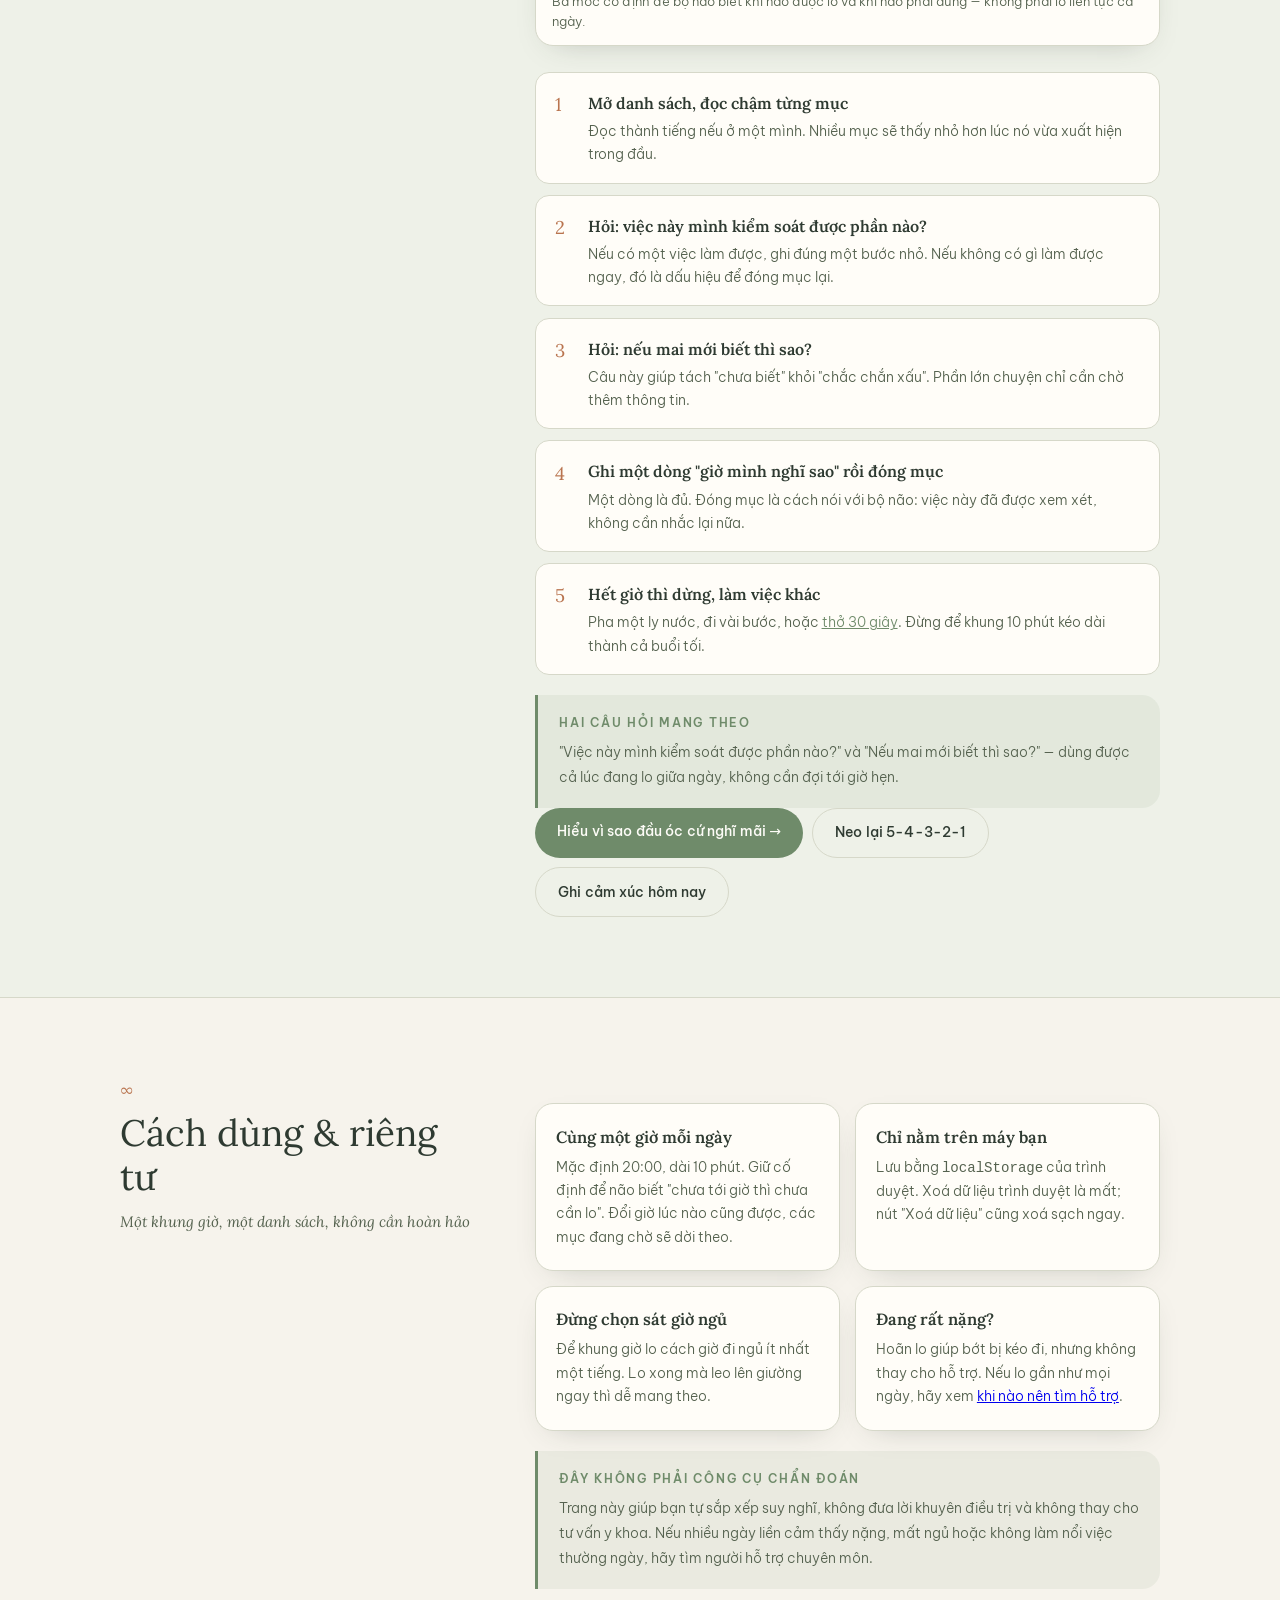
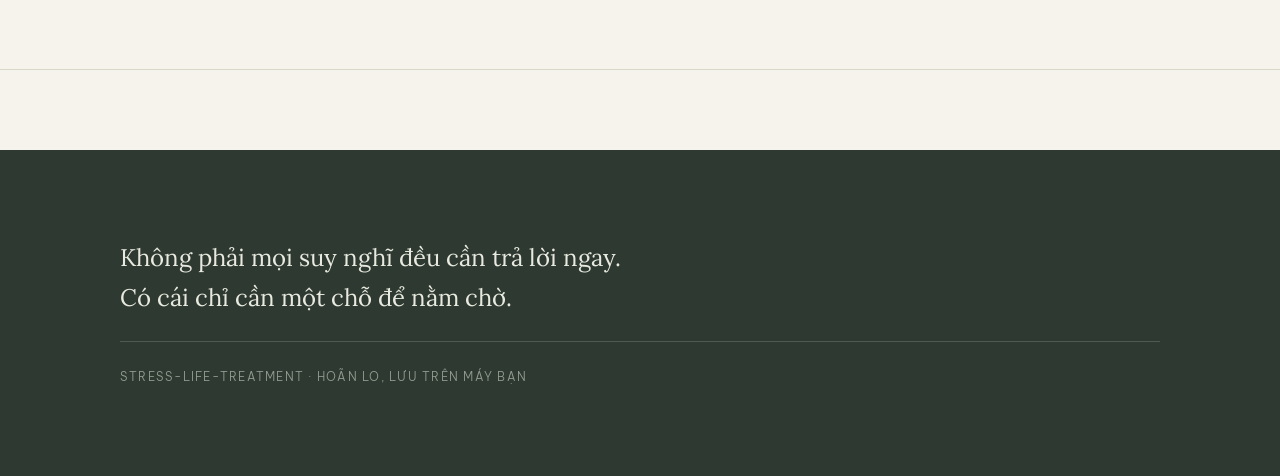
<file: hoan-lo.html>
<!DOCTYPE html>
<html lang="vi">
<head>
  <meta charset="UTF-8" />
  <meta name="viewport" content="width=device-width, initial-scale=1" />
  <title>Hoãn lo 10 phút — cất suy nghĩ lại, hẹn giờ rồi lo</title>
  <meta name="description" content="Ghi vắn tắt suy nghĩ đang lặp, cất đi và hẹn một khung giờ cố định để lo. Danh sách chỉ lưu trên máy bạn, có nhắc khi tới giờ và chỗ ghi lại một dòng để đóng vòng lặp." />
  <link rel="icon" href="favicon.svg" type="image/svg+xml" />
  <link rel="canonical" href="https://lamminhthien.github.io/stress-life-treatment/hoan-lo.html" />
  <meta property="og:type" content="website" />
  <meta property="og:site_name" content="Hạ nhiệt" />
  <meta property="og:locale" content="vi_VN" />
  <meta property="og:title" content="Hoãn lo 10 phút — cất suy nghĩ lại, hẹn giờ rồi lo" />
  <meta property="og:description" content="Ghi vắn tắt suy nghĩ đang lặp, cất đi và hẹn một khung giờ cố định để lo. Danh sách chỉ lưu trên máy bạn, có nhắc khi tới giờ." />
  <meta property="og:url" content="https://lamminhthien.github.io/stress-life-treatment/hoan-lo.html" />
  <meta property="og:image" content="https://lamminhthien.github.io/stress-life-treatment/og-image.png" />
  <meta property="og:image:width" content="1200" />
  <meta property="og:image:height" content="630" />
  <meta property="og:image:alt" content="Dấu chân trên bãi biển lúc chiều, phủ lớp tối nhẹ ở chân ảnh." />
  <meta name="twitter:card" content="summary_large_image" />
  <meta name="twitter:title" content="Hoãn lo 10 phút — cất suy nghĩ lại, hẹn giờ rồi lo" />
  <meta name="twitter:description" content="Ghi vắn tắt suy nghĩ đang lặp, cất đi và hẹn một khung giờ cố định để lo. Danh sách chỉ lưu trên máy bạn, có nhắc khi tới giờ." />
  <meta name="twitter:image" content="https://lamminhthien.github.io/stress-life-treatment/og-image.png" />
  <script>
    (function () {
      var d = document.documentElement;
      d.className += " js";
      try {
        var t = localStorage.getItem("theme");
        if (t === "dark" || t === "light") d.setAttribute("data-theme", t);
      } catch (e) {}
    })();
  </script>
  <link rel="preconnect" href="https://fonts.googleapis.com" />
  <link rel="preconnect" href="https://fonts.gstatic.com" crossorigin />
  <link href="https://fonts.googleapis.com/css2?family=Lora:ital,wght@0,400;0,600;1,400&family=Be+Vietnam+Pro:wght@300;400;500;600&display=swap" rel="stylesheet" />
  <link rel="stylesheet" href="styles.css" />
</head>
<body class="album-page">
  <a class="skip" href="#cat-di">Tới phần hoãn lo</a>

  <button class="theme-toggle" type="button" data-theme-toggle aria-pressed="false" aria-label="Chuyển sang giao diện tối" title="Giao diện sáng đang bật">
    <span class="theme-icon" aria-hidden="true">☾</span>
    <span class="theme-text">Tối</span>
  </button>

  <header class="album-hero">
    <div class="wrap">
      <a class="back" href="index.html">← Về trang chính</a>
      <p class="eyebrow">Hoãn lo · 10 phút mỗi tối</p>
      <h1>Cất suy nghĩ lại.<br /><em>Hẹn giờ rồi lo.</em></h1>
      <p class="lede">
        Cố bảo mình "đừng nghĩ nữa" thường không có tác dụng. Dễ hơn là ghi vắn tắt điều đang
        lặp lại, cất nó vào một danh sách, rồi hẹn một khung giờ cố định trong ngày để lo.
        Việc này biến lo âu lan man thành một việc có điểm dừng — và có lúc bắt đầu.
      </p>
      <p class="album-cta">
        <button class="btn btn-soft" type="button" data-read-text>Đọc văn bản</button>
      </p>
      <nav class="jump" aria-label="Mục lục">
        <a href="#cat-di">Ghi &amp; cất đi</a>
        <a href="#gio-lo">Tới giờ thì làm gì</a>
        <a href="#cach-dung">Cách dùng &amp; riêng tư</a>
      </nav>
    </div>
  </header>

  <main>
    <section class="section" id="cat-di">
      <div class="wrap">
        <div class="section-head">
          <span class="num">10'</span>
          <h2>Ghi một dòng, cất đi</h2>
          <p class="sub">Mất chưa tới 30 giây — không cần viết hay, càng ngắn càng dễ nhớ</p>
        </div>

        <figure class="minh-hoa">
          <img src="images/minh-hoa-hoan-lo-so-tay.webp" alt="Bàn tay đang viết một dòng ngắn vào cuốn sổ mở trên bàn gỗ" width="960" height="640" loading="lazy" decoding="async" />
          <figcaption>Một dòng ngắn, rồi gấp sổ lại — không cần viết hay.</figcaption>
        </figure>

        <div class="worry-tool" data-worry>
          <div class="worry-card">
            <label class="worry-label" for="worry-text">Suy nghĩ đang lặp lại</label>
            <textarea id="worry-text" rows="2" maxlength="160" autocomplete="off" placeholder="Ví dụ: sợ mai họp bị hỏi câu mình không biết trả lời."></textarea>

            <div class="worry-row">
              <label class="worry-field" for="worry-time">
                <span>Khung giờ lo</span>
                <input type="time" id="worry-time" value="20:00" />
              </label>
              <label class="worry-field" for="worry-minutes">
                <span>Dài</span>
                <select id="worry-minutes">
                  <option value="5">5 phút</option>
                  <option value="10" selected>10 phút</option>
                  <option value="15">15 phút</option>
                  <option value="20">20 phút</option>
                </select>
              </label>
            </div>

            <div class="worry-actions">
              <button class="btn" type="button" data-add>Cất đi, tối nay lo</button>
              <button class="worry-mini worry-clear" type="button" data-clear>Xoá dữ liệu</button>
            </div>

            <p class="worry-countdown" role="timer" data-countdown aria-live="off"></p>
            <p class="worry-status" role="status" aria-live="polite" data-status></p>

            <div class="worry-due" data-due hidden>
              <h3>Tới giờ lo rồi.</h3>
              <p>
                Mở danh sách bên dưới, xem từng mục một. Không cần giải quyết hết — chỉ cần
                ghi lại một dòng rồi đóng mục đó lại.
              </p>
              <p class="worry-due-action">
                <button class="btn btn-soft" type="button" data-review-all>Xem lại ngay</button>
              </p>
            </div>

            <h3 class="worry-list-head">
              Đang chờ lo
              <span class="worry-list-count" data-count></span>
            </h3>
            <ul class="worry-list" data-list></ul>
            <p class="worry-empty" data-empty>Chưa có gì đang chờ. Ghi một suy nghĩ đang lặp ở trên rồi cất đi.</p>

            <div data-done-wrap hidden>
              <h3 class="worry-list-head">Đã đóng</h3>
              <ul class="worry-list" data-done-list></ul>
            </div>

            <p class="worry-hint">
              Danh sách chỉ nằm trong trình duyệt này, trên máy bạn. Không có tài khoản,
              không gửi lên máy chủ, không ai khác đọc được.
            </p>
            <p class="worry-hint">
              Cách này dựa trên kỹ thuật "worry time" mà
              <a href="https://www.nhsinform.scot/illnesses-and-conditions/mental-health/mental-health-self-help-guides/anxiety-self-help-guide" target="_blank" rel="noopener">NHS inform</a>
              hướng dẫn: chọn một khung 10–15 phút cố định mỗi ngày, hoãn lo sang đó.
            </p>
          </div>
        </div>

        <noscript>
          <p class="tip">
            Phần ghi và nhắc giờ cần JavaScript. Phần hướng dẫn tĩnh bên dưới vẫn dùng được:
            bạn có thể ghi ra giấy hoặc ghi chú trong điện thoại theo đúng năm bước.
          </p>
        </noscript>
      </div>
    </section>

    <section class="section alt" id="gio-lo">
      <div class="wrap grid">
        <div class="section-head">
          <span class="num">?</span>
          <h2>Tới giờ thì làm gì</h2>
          <p class="sub">Xem lại, không cần giải quyết hết</p>
        </div>
        <div class="section-body">
          <p>
            Khung giờ lo không phải lúc để tìm ra giải pháp cho mọi thứ. Nó là lúc để bạn
            nhìn thẳng vào từng mục một, xem mục nào còn đáng lo và mục nào đã tự nhẹ đi.
          </p>
          <figure class="minh-hoa">
            <img src="images/minh-hoa-hoan-lo-dong-ho.webp" alt="Chiếc đồng hồ báo thức kiểu cổ đặt trên mặt bàn" width="960" height="714" loading="lazy" decoding="async" />
            <figcaption>Một khung giờ cố định giúp bộ não biết khi nào được lo.</figcaption>
          </figure>
          <figure class="diagram">
            <svg viewBox="0 0 560 180" role="img" aria-labelledby="d-worry-title d-worry-desc">
              <title id="d-worry-title">Dòng thời gian của một lần hoãn lo</title>
              <desc id="d-worry-desc">Bây giờ ghi ra và hẹn giờ; đến giờ thì xem lại trong mười phút; hết giờ thì đóng lại và làm việc khác.</desc>

              <circle class="clock-face" cx="48" cy="70" r="26" />
              <path class="clock-tick" d="M48 50v5M48 85v5M28 70h5M63 70h5" />
              <path class="clock-hand" d="M48 70V54M48 70l-9 5" />
              <text class="t-small" x="48" y="116" text-anchor="middle">20:00</text>

              <path class="worry-line" d="M100 70h440" />
              <circle class="worry-point worry-point-now" cx="150" cy="70" r="13" />
              <text class="worry-num worry-num-now" x="150" y="74" text-anchor="middle">1</text>
              <circle class="worry-point" cx="320" cy="70" r="13" />
              <text class="worry-num" x="320" y="74" text-anchor="middle">2</text>
              <circle class="worry-point" cx="470" cy="70" r="13" />
              <text class="worry-num" x="470" y="74" text-anchor="middle">3</text>

              <text class="t-label" x="150" y="108" text-anchor="middle">Bây giờ</text>
              <text class="t-small" x="150" y="126" text-anchor="middle">Ghi ra, cất vào danh sách</text>
              <text class="t-small" x="150" y="142" text-anchor="middle">và hẹn giờ.</text>

              <text class="t-label" x="320" y="108" text-anchor="middle">Đến giờ lo</text>
              <text class="t-small" x="320" y="126" text-anchor="middle">Mở danh sách, xem từng mục</text>
              <text class="t-small" x="320" y="142" text-anchor="middle">trong 10 phút.</text>

              <text class="t-label" x="470" y="108" text-anchor="middle">Hết giờ</text>
              <text class="t-small" x="470" y="126" text-anchor="middle">Đóng lại, đứng lên,</text>
              <text class="t-small" x="470" y="142" text-anchor="middle">làm việc khác.</text>
            </svg>
            <figcaption>Ba mốc cố định để bộ não biết khi nào được lo và khi nào phải dừng — không phải lo liên tục cả ngày.</figcaption>
          </figure>

          <ol class="worry-steps">
            <li>
              <strong>Mở danh sách, đọc chậm từng mục</strong>
              <p>Đọc thành tiếng nếu ở một mình. Nhiều mục sẽ thấy nhỏ hơn lúc nó vừa xuất hiện trong đầu.</p>
            </li>
            <li>
              <strong>Hỏi: việc này mình kiểm soát được phần nào?</strong>
              <p>Nếu có một việc làm được, ghi đúng một bước nhỏ. Nếu không có gì làm được ngay, đó là dấu hiệu để đóng mục lại.</p>
            </li>
            <li>
              <strong>Hỏi: nếu mai mới biết thì sao?</strong>
              <p>Câu này giúp tách "chưa biết" khỏi "chắc chắn xấu". Phần lớn chuyện chỉ cần chờ thêm thông tin.</p>
            </li>
            <li>
              <strong>Ghi một dòng "giờ mình nghĩ sao" rồi đóng mục</strong>
              <p>Một dòng là đủ. Đóng mục là cách nói với bộ não: việc này đã được xem xét, không cần nhắc lại nữa.</p>
            </li>
            <li>
              <strong>Hết giờ thì dừng, làm việc khác</strong>
              <p>Pha một ly nước, đi vài bước, hoặc <a href="index.html#tho">thở 30 giây</a>. Đừng để khung 10 phút kéo dài thành cả buổi tối.</p>
            </li>
          </ol>
          <aside class="tip">
            <strong>Hai câu hỏi mang theo</strong>
            <p>
              "Việc này mình kiểm soát được phần nào?" và "Nếu mai mới biết thì sao?" —
              dùng được cả lúc đang lo giữa ngày, không cần đợi tới giờ hẹn.
            </p>
          </aside>
          <p class="album-cta">
            <a class="btn" href="hieu-lo-au.html">Hiểu vì sao đầu óc cứ nghĩ mãi →</a>
            <a class="btn btn-soft" href="grounding.html">Neo lại 5-4-3-2-1</a>
            <a class="btn btn-soft" href="nhat-ky.html">Ghi cảm xúc hôm nay</a>
          </p>
        </div>
      </div>
    </section>

    <section class="section" id="cach-dung">
      <div class="wrap grid">
        <div class="section-head">
          <span class="num">∞</span>
          <h2>Cách dùng &amp; riêng tư</h2>
          <p class="sub">Một khung giờ, một danh sách, không cần hoàn hảo</p>
        </div>
        <div class="section-body">
          <ul class="cards">
            <li class="card">
              <h3>Cùng một giờ mỗi ngày</h3>
              <p>Mặc định 20:00, dài 10 phút. Giữ cố định để não biết "chưa tới giờ thì chưa cần lo". Đổi giờ lúc nào cũng được, các mục đang chờ sẽ dời theo.</p>
            </li>
            <li class="card">
              <h3>Chỉ nằm trên máy bạn</h3>
              <p>Lưu bằng <code>localStorage</code> của trình duyệt. Xoá dữ liệu trình duyệt là mất; nút "Xoá dữ liệu" cũng xoá sạch ngay.</p>
            </li>
            <li class="card">
              <h3>Đừng chọn sát giờ ngủ</h3>
              <p>Để khung giờ lo cách giờ đi ngủ ít nhất một tiếng. Lo xong mà leo lên giường ngay thì dễ mang theo.</p>
            </li>
            <li class="card">
              <h3>Đang rất nặng?</h3>
              <p>Hoãn lo giúp bớt bị kéo đi, nhưng không thay cho hỗ trợ. Nếu lo gần như mọi ngày, hãy xem <a href="hieu-lo-au.html#khi-nao">khi nào nên tìm hỗ trợ</a>.</p>
            </li>
          </ul>
          <aside class="tip">
            <strong>Đây không phải công cụ chẩn đoán</strong>
            <p>
              Trang này giúp bạn tự sắp xếp suy nghĩ, không đưa lời khuyên điều trị và không
              thay cho tư vấn y khoa. Nếu nhiều ngày liền cảm thấy nặng, mất ngủ hoặc không
              làm nổi việc thường ngày, hãy tìm người hỗ trợ chuyên môn.
            </p>
          </aside>
        </div>
      </div>
    </section>
  </main>

  <footer class="footer">
    <div class="wrap">
      <p class="closing">Không phải mọi suy nghĩ đều cần trả lời ngay. Có cái chỉ cần một chỗ để nằm chờ.</p>
      <p class="sign">stress-life-treatment · hoãn lo, lưu trên máy bạn</p>
    </div>
  </footer>

  <script src="theme.js"></script>
  <script src="motion.js"></script>

  <script>
  (function () {
    var root = document.querySelector("[data-worry]");
    if (!root) return;

    var KEY = "worry-postpone-v1";
    var MAX_TEXT = 160;
    var MAX_REVIEW = 200;

    var textEl = root.querySelector("#worry-text");
    var timeEl = root.querySelector("#worry-time");
    var minutesEl = root.querySelector("#worry-minutes");
    var addBtn = root.querySelector("[data-add]");
    var clearBtn = root.querySelector("[data-clear]");
    var countdownEl = root.querySelector("[data-countdown]");
    var statusEl = root.querySelector("[data-status]");
    var dueEl = root.querySelector("[data-due]");
    var reviewAllBtn = root.querySelector("[data-review-all]");
    var listEl = root.querySelector("[data-list]");
    var emptyEl = root.querySelector("[data-empty]");
    var countEl = root.querySelector("[data-count]");
    var doneWrap = root.querySelector("[data-done-wrap]");
    var doneListEl = root.querySelector("[data-done-list]");

    var state = load();
    var manualReview = false;
    var announced = {};

    function pad(n) { return n < 10 ? "0" + n : String(n); }

    function validTime(t) {
      return typeof t === "string" && /^([01]\d|2[0-3]):[0-5]\d$/.test(t);
    }

    function clampMinutes(m) {
      m = Number(m);
      return m === 5 || m === 10 || m === 15 || m === 20 ? m : 10;
    }

    function atTime(fromMs, time) {
      var parts = time.split(":");
      var d = new Date(fromMs);
      d.setHours(Number(parts[0]), Number(parts[1]), 0, 0);
      return d.getTime();
    }

    function nextWindow(fromMs, time) {
      var today = atTime(fromMs, time);
      if (today > fromMs) return today;
      var tomorrow = new Date(fromMs);
      tomorrow.setDate(tomorrow.getDate() + 1);
      return atTime(tomorrow.getTime(), time);
    }

    function formatClock(ms) {
      var d = new Date(ms);
      return pad(d.getHours()) + ":" + pad(d.getMinutes());
    }

    function dayWord(ms) {
      var d = new Date(ms);
      var now = new Date();
      var a = new Date(d.getFullYear(), d.getMonth(), d.getDate());
      var b = new Date(now.getFullYear(), now.getMonth(), now.getDate());
      var diff = Math.round((a - b) / 86400000);
      if (diff === 0) return "hôm nay";
      if (diff === 1) return "mai";
      return "ngày " + d.getDate() + "/" + (d.getMonth() + 1);
    }

    function humanGap(ms) {
      var mins = Math.ceil(Math.max(0, ms) / 60000);
      if (mins < 1) return "dưới 1 phút";
      var h = Math.floor(mins / 60);
      var m = mins % 60;
      if (h <= 0) return m + " phút";
      if (m === 0) return h + " giờ";
      return h + " giờ " + m + " phút";
    }

    function load() {
      var fallback = { time: "20:00", minutes: 10, items: [] };
      try {
        var raw = localStorage.getItem(KEY);
        if (!raw) return fallback;
        var data = JSON.parse(raw);
        if (!data || typeof data !== "object") return fallback;

        var out = {
          time: validTime(data.time) ? data.time : "20:00",
          minutes: clampMinutes(data.minutes),
          items: []
        };

        if (Object.prototype.toString.call(data.items) === "[object Array]") {
          data.items.forEach(function (it) {
            if (!it || typeof it.text !== "string" || !it.text.trim()) return;
            out.items.push({
              id: String(it.id || ("w" + Math.random().toString(36).slice(2, 9))),
              text: it.text.slice(0, MAX_TEXT),
              createdAt: Number(it.createdAt) || Date.now(),
              dueAt: Number(it.dueAt) || nextWindow(Date.now(), out.time),
              review: typeof it.review === "string" ? it.review.slice(0, MAX_REVIEW) : "",
              done: !!it.done,
              doneAt: Number(it.doneAt) || null
            });
          });
        }
        return out;
      } catch (e) {
        return fallback;
      }
    }

    function write() {
      try {
        localStorage.setItem(KEY, JSON.stringify(state));
        return true;
      } catch (e) {
        statusEl.textContent = "Trình duyệt không cho lưu dữ liệu (chế độ riêng tư?). Danh sách này sẽ mất khi tải lại.";
        return false;
      }
    }

    function find(id) {
      for (var i = 0; i < state.items.length; i++) {
        if (state.items[i].id === id) return state.items[i];
      }
      return null;
    }

    function pending() {
      return state.items.filter(function (i) { return !i.done; });
    }

    function duePending(now) {
      return pending().filter(function (i) { return i.dueAt <= now; });
    }

    function collectReviews() {
      var inputs = root.querySelectorAll("[data-review-id]");
      for (var i = 0; i < inputs.length; i++) {
        var item = find(inputs[i].getAttribute("data-review-id"));
        if (item && !item.done) item.review = inputs[i].value.slice(0, MAX_REVIEW);
      }
    }

    function reviewBlock(item) {
      var box = document.createElement("div");
      box.className = "worry-review";

      var prompts = document.createElement("ul");
      prompts.className = "worry-prompts";
      ["Việc này mình kiểm soát được phần nào?", "Nếu mai mới biết thì sao?"].forEach(function (q) {
        var li = document.createElement("li");
        li.textContent = q;
        prompts.appendChild(li);
      });
      box.appendChild(prompts);

      var inputId = "review-" + item.id;
      var label = document.createElement("label");
      label.setAttribute("for", inputId);
      label.textContent = "Giờ mình nghĩ sao? (một dòng)";

      var input = document.createElement("input");
      input.type = "text";
      input.id = inputId;
      input.maxLength = MAX_REVIEW;
      input.autocomplete = "off";
      input.value = item.review || "";
      input.placeholder = "Ví dụ: chỉ cần chuẩn bị 3 ý, phần còn lại để tới lúc đó.";
      input.setAttribute("data-review-id", item.id);

      var closeBtn = document.createElement("button");
      closeBtn.type = "button";
      closeBtn.className = "worry-mini";
      closeBtn.textContent = "Đóng mục này";
      closeBtn.addEventListener("click", function () {
        closeItem(item.id, input.value);
      });

      var actions = document.createElement("div");
      actions.className = "worry-item-actions";
      actions.appendChild(closeBtn);

      box.appendChild(label);
      box.appendChild(input);
      box.appendChild(actions);
      return box;
    }

    function itemNode(item, now) {
      var li = document.createElement("li");
      li.className = "worry-item" + (item.done ? " is-done" : "");

      var text = document.createElement("p");
      text.className = "worry-item-text";
      text.textContent = item.text;
      li.appendChild(text);

      var meta = document.createElement("p");
      meta.className = "worry-item-meta";
      if (item.done) {
        meta.textContent = "Đã đóng" +
          (item.doneAt ? " lúc " + formatClock(item.doneAt) : "") +
          " · cất lúc " + formatClock(item.createdAt);
      } else if (item.dueAt <= now) {
        meta.textContent = "Đến giờ lo · hẹn " + formatClock(item.dueAt) + " " + dayWord(item.dueAt);
      } else {
        meta.textContent = "Hẹn " + dayWord(item.dueAt) + " lúc " + formatClock(item.dueAt);
      }
      li.appendChild(meta);

      if (item.done) {
        if (item.review) {
          var note = document.createElement("p");
          note.className = "worry-review-note";
          note.textContent = "“" + item.review + "”";
          li.appendChild(note);
        }
      } else if (manualReview || item.dueAt <= now) {
        li.appendChild(reviewBlock(item));
      }

      var actions = document.createElement("div");
      actions.className = "worry-item-actions";
      var del = document.createElement("button");
      del.type = "button";
      del.className = "worry-mini";
      del.textContent = "Xoá mục này";
      del.addEventListener("click", function () { deleteItem(item.id); });
      actions.appendChild(del);
      li.appendChild(actions);

      return li;
    }

    function paintCountdown(now) {
      var due = duePending(now);
      if (due.length) {
        countdownEl.textContent = "Đã tới giờ lo · " + due.length + " mục đang chờ bạn xem lại.";
        return;
      }
      var pend = pending();
      var target;
      if (pend.length) {
        target = pend.reduce(function (min, i) { return Math.min(min, i.dueAt); }, Infinity);
        countdownEl.textContent = "Còn " + humanGap(target - now) + " tới " +
          dayWord(target) + " lúc " + formatClock(target) + ".";
      } else {
        target = nextWindow(now, state.time);
        countdownEl.textContent = "Chưa có gì đang chờ. Khung giờ lo kế tiếp: " +
          dayWord(target) + " lúc " + formatClock(target) + " · " + state.minutes + " phút.";
      }
    }

    function render() {
      collectReviews();
      var now = Date.now();
      var pend = pending().slice().sort(function (a, b) {
        return a.dueAt - b.dueAt || a.createdAt - b.createdAt;
      });
      var done = state.items.filter(function (i) { return i.done; })
        .sort(function (a, b) { return (b.doneAt || 0) - (a.doneAt || 0); });

      listEl.textContent = "";
      pend.forEach(function (item) { listEl.appendChild(itemNode(item, now)); });

      countEl.textContent = pend.length ? pend.length + " mục" : "";
      emptyEl.hidden = pend.length > 0;

      dueEl.hidden = duePending(now).length === 0;

      doneListEl.textContent = "";
      done.forEach(function (item) { doneListEl.appendChild(itemNode(item, now)); });
      doneWrap.hidden = done.length === 0;

      paintCountdown(now);
    }

    function addItem() {
      var text = textEl.value.trim();
      if (!text) {
        statusEl.textContent = "Ghi một dòng trước đã — ngắn thôi, đủ để nhớ.";
        textEl.focus();
        return;
      }
      if (!validTime(timeEl.value)) {
        statusEl.textContent = "Chọn một khung giờ hợp lệ, ví dụ 20:00.";
        timeEl.focus();
        return;
      }

      var now = Date.now();
      state.time = timeEl.value;
      state.minutes = clampMinutes(minutesEl.value);

      var item = {
        id: "w" + now + Math.random().toString(36).slice(2, 6),
        text: text.slice(0, MAX_TEXT),
        createdAt: now,
        dueAt: nextWindow(now, state.time),
        review: "",
        done: false,
        doneAt: null
      };
      state.items.push(item);
      manualReview = false;
      write();
      textEl.value = "";
      statusEl.textContent = "Đã cất. Hẹn " + dayWord(item.dueAt) + " lúc " +
        formatClock(item.dueAt) + " — trong lúc chờ, quay lại việc đang làm.";
      render();
      textEl.focus();
    }

    function closeItem(id, review) {
      var item = find(id);
      if (!item || item.done) return;
      item.review = String(review || "").trim().slice(0, MAX_REVIEW);
      item.done = true;
      item.doneAt = Date.now();
      if (write()) {
        statusEl.textContent = "Đã đóng mục này. Không cần nghĩ thêm cho tới khi nó quay lại.";
      }
      render();
    }

    function deleteItem(id) {
      state.items = state.items.filter(function (i) { return i.id !== id; });
      write();
      statusEl.textContent = "Đã xoá mục này khỏi danh sách trên máy.";
      render();
    }

    function syncSettings() {
      if (!validTime(timeEl.value)) return;
      state.time = timeEl.value;
      state.minutes = clampMinutes(minutesEl.value);
      var now = Date.now();
      state.items.forEach(function (item) {
        if (!item.done) item.dueAt = nextWindow(now, state.time);
      });
      write();
      statusEl.textContent = "Khung giờ lo: " + state.time + " · " + state.minutes +
        " phút. Các mục đang chờ dời theo.";
      render();
    }

    function tick() {
      var now = Date.now();
      paintCountdown(now);

      var due = duePending(now);
      var fresh = due.filter(function (i) { return !announced[i.id]; });
      if (fresh.length) {
        fresh.forEach(function (i) { announced[i.id] = true; });
        statusEl.textContent = "Tới giờ lo. " + due.length +
          " mục đang chờ — mở danh sách để xem lại từng mục.";
        render();
      }
      dueEl.hidden = due.length === 0;
    }

    addBtn.addEventListener("click", addItem);

    textEl.addEventListener("keydown", function (e) {
      if (e.key === "Enter" && (e.metaKey || e.ctrlKey)) {
        e.preventDefault();
        addItem();
      }
    });

    clearBtn.addEventListener("click", function () {
      if (!window.confirm("Xoá toàn bộ danh sách đang chờ lo trên máy này? Không thể hoàn tác.")) return;
      state.items = [];
      manualReview = false;
      write();
      statusEl.textContent = "Đã xoá toàn bộ danh sách trên máy này.";
      render();
    });

    reviewAllBtn.addEventListener("click", function () {
      manualReview = true;
      statusEl.textContent = "Đang mở phần xem lại. Ghi một dòng rồi đóng từng mục.";
      render();
    });

    timeEl.addEventListener("change", syncSettings);
    minutesEl.addEventListener("change", syncSettings);

    timeEl.value = state.time;
    minutesEl.value = String(state.minutes);

    duePending(Date.now()).forEach(function (i) { announced[i.id] = true; });
    render();
    setInterval(tick, 1000);

    document.addEventListener("visibilitychange", function () {
      if (!document.hidden) tick();
    });
  })();
  </script>

  
  <script src="read-text.js"></script>
</body>
</html>
</file>
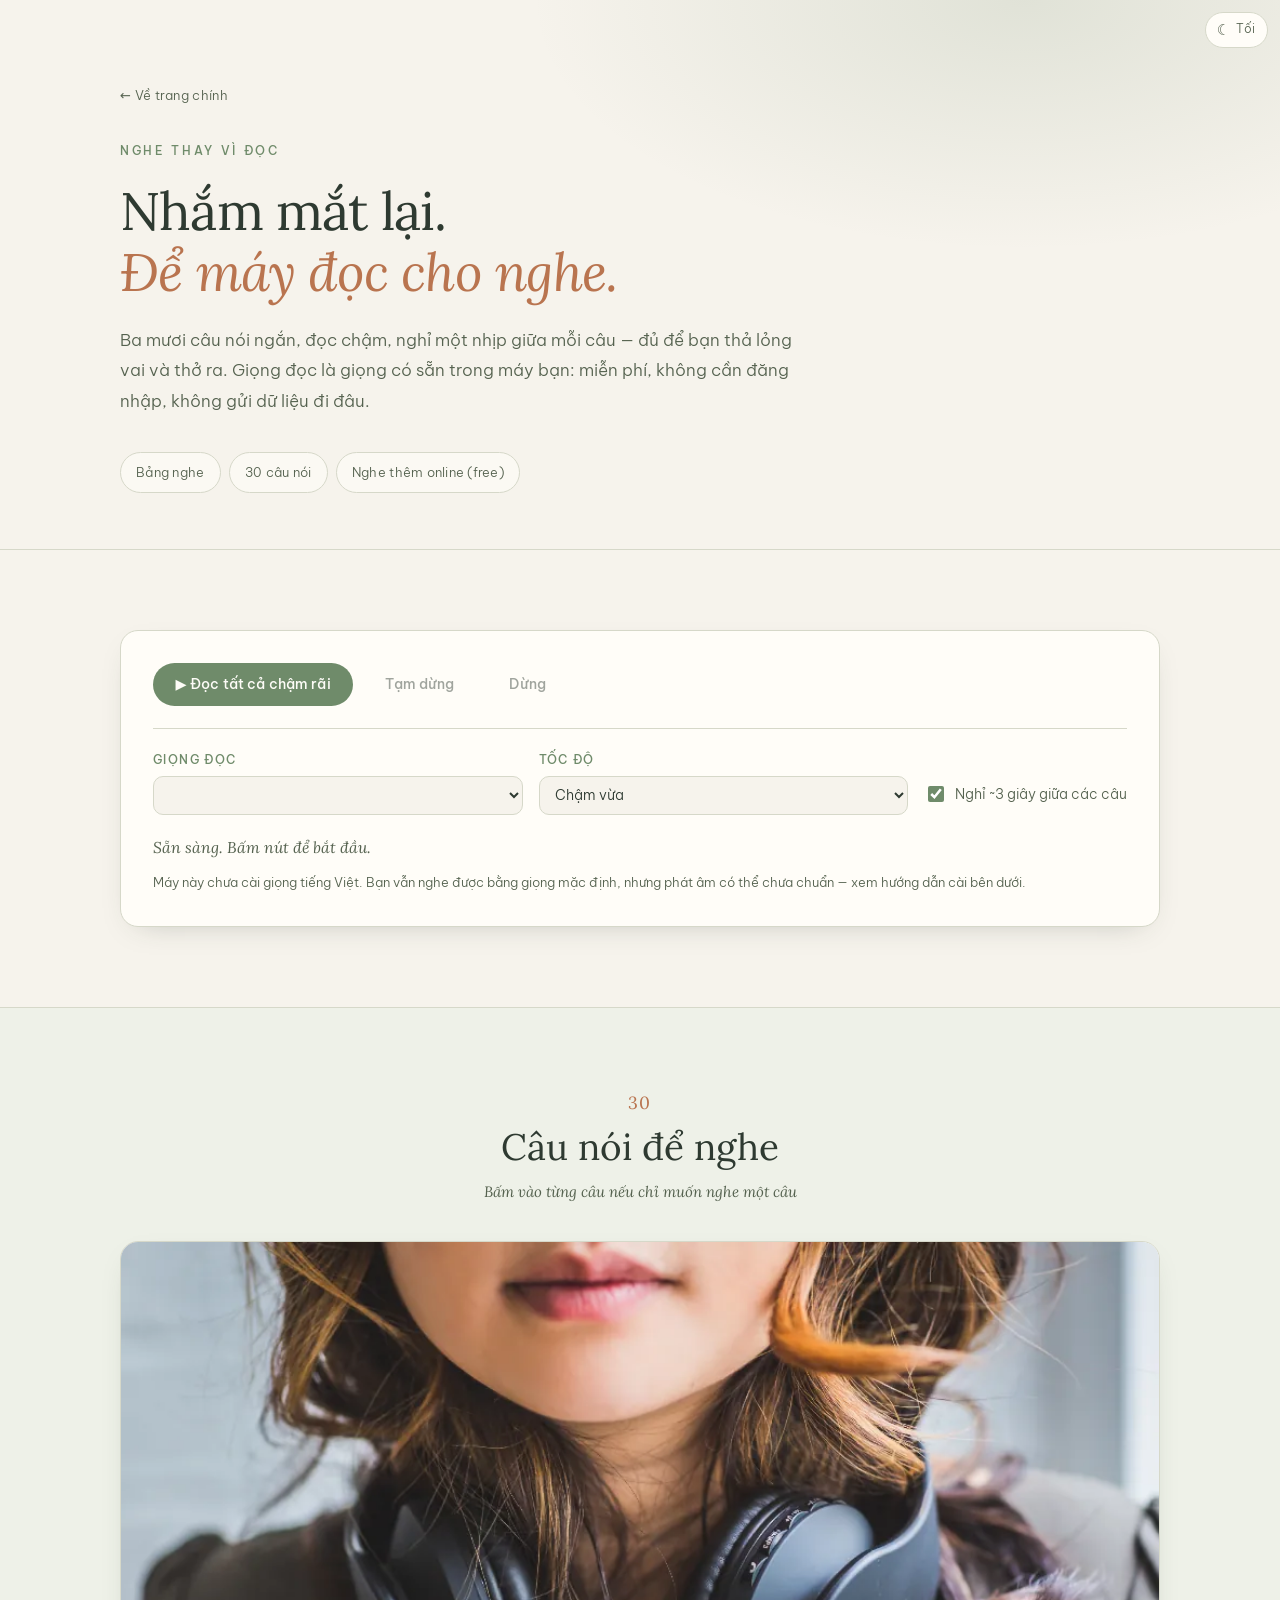
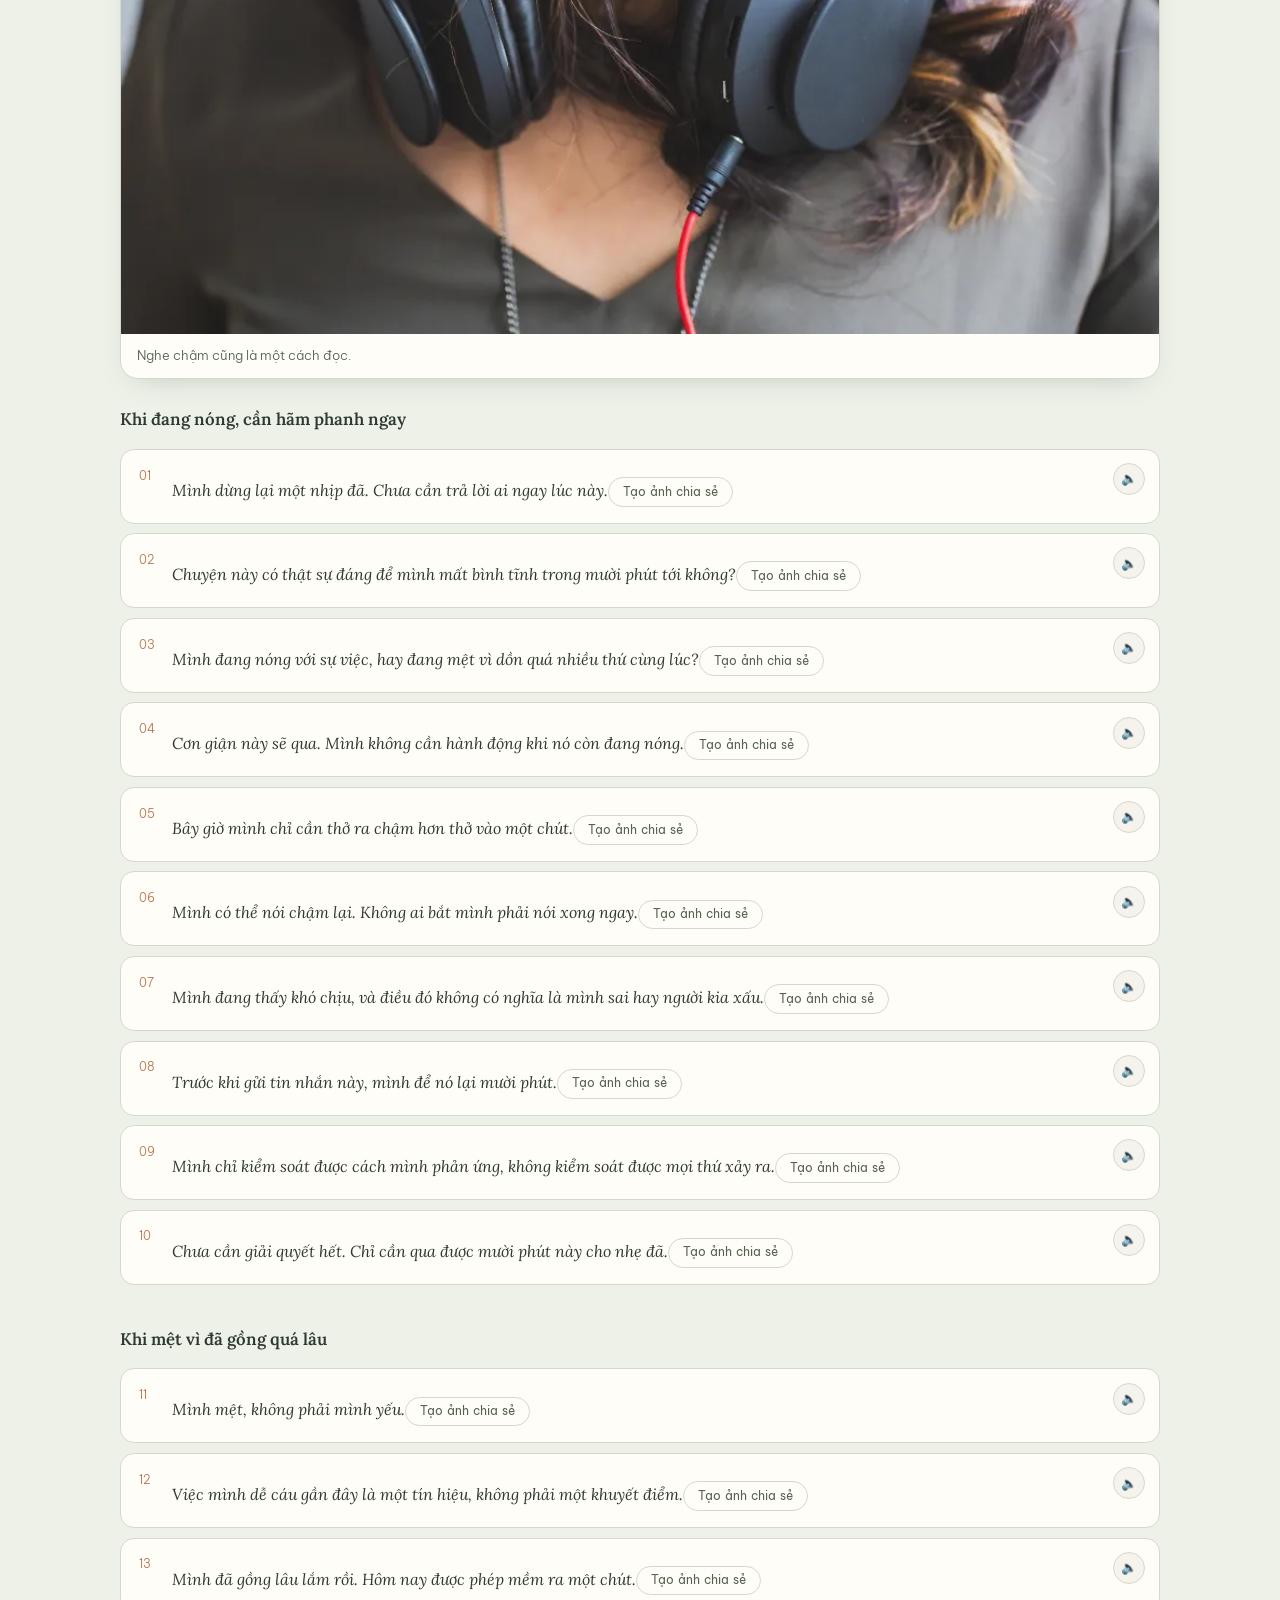
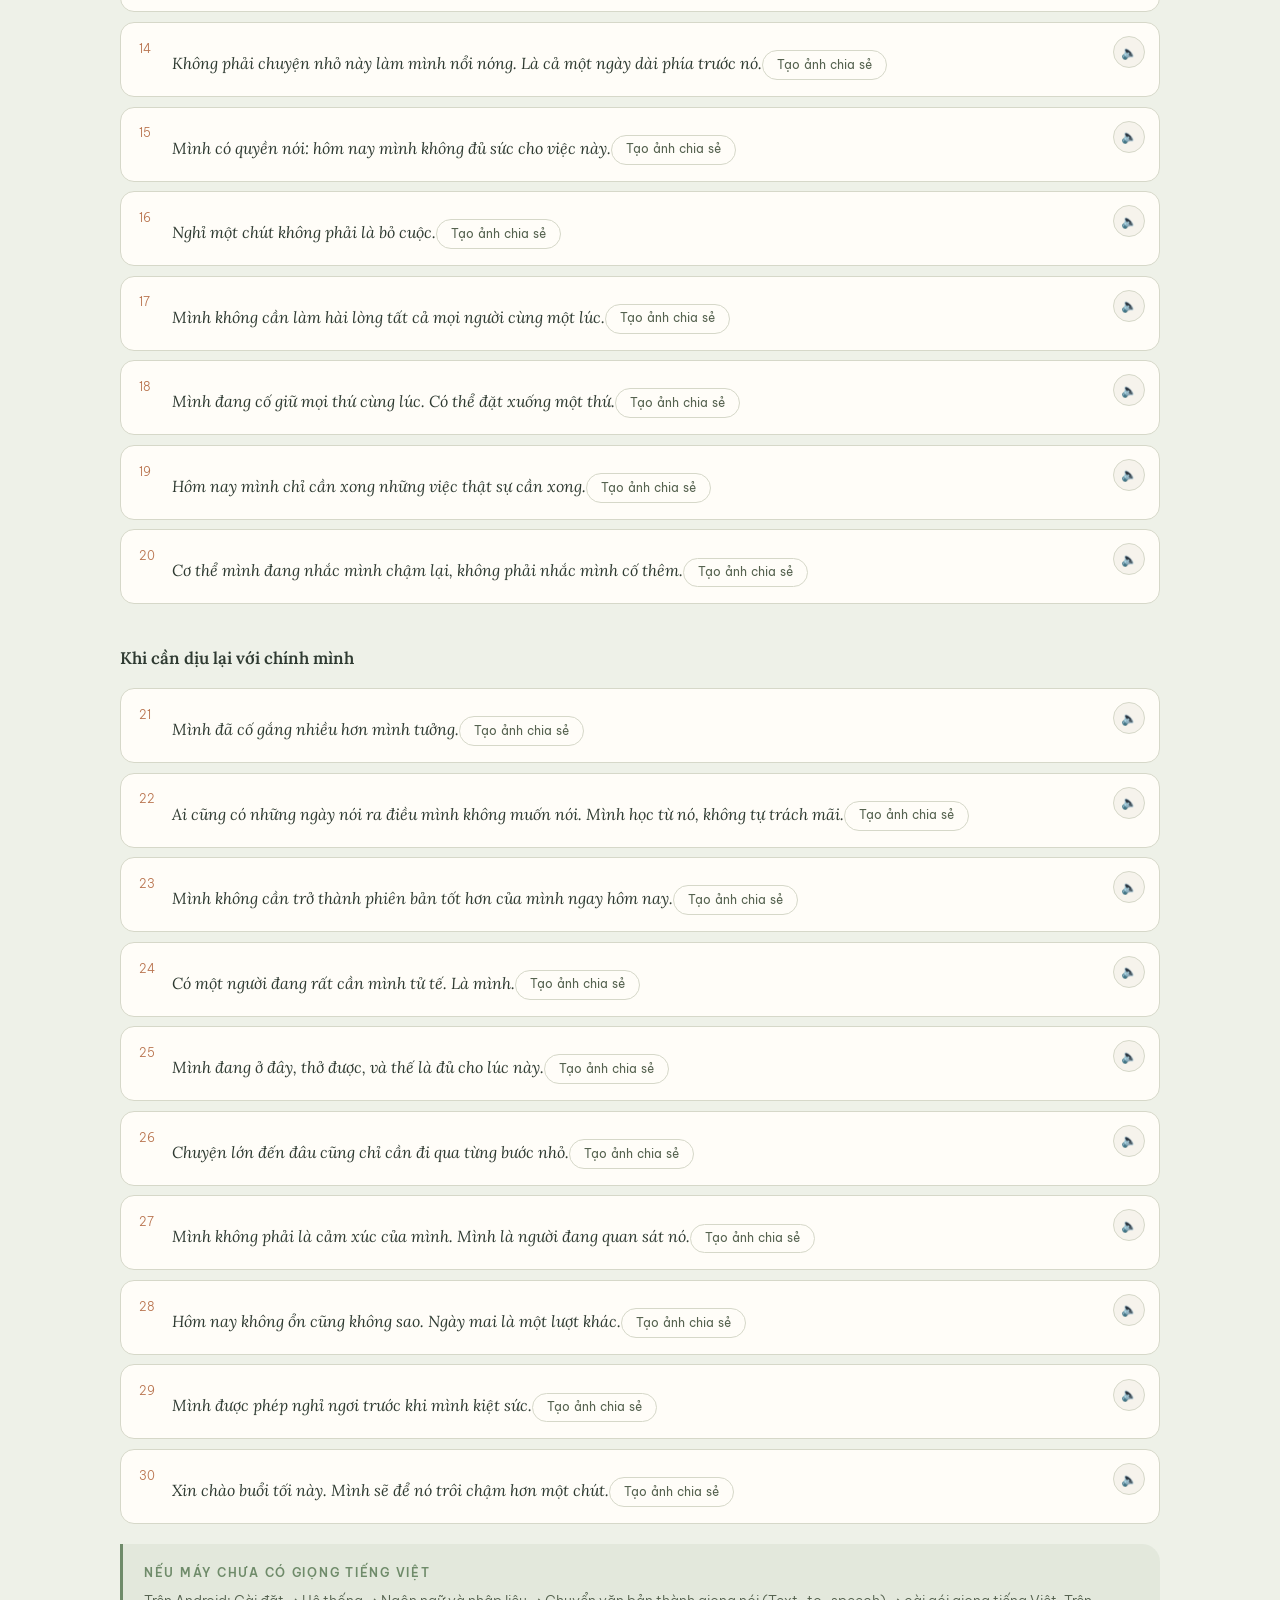
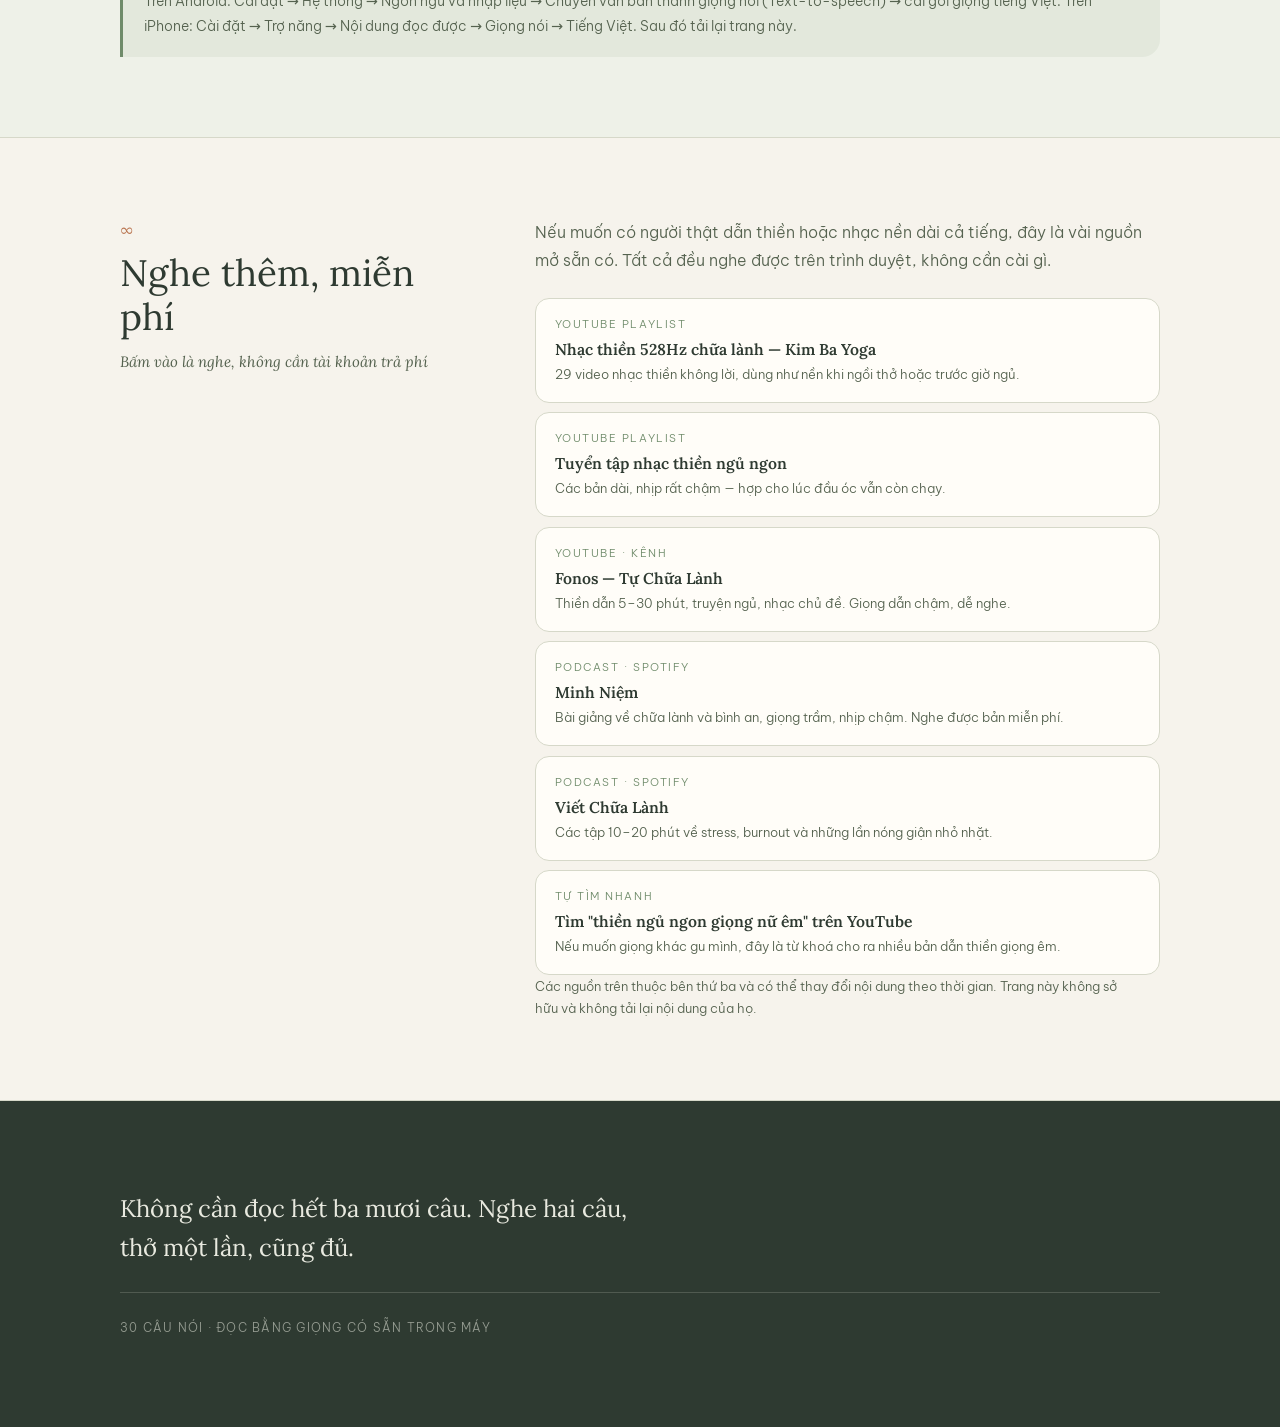
<file: listen.html>
<!DOCTYPE html>
<html lang="vi">
<head>
  <meta charset="UTF-8" />
  <meta name="viewport" content="width=device-width, initial-scale=1" />
  <title>Nghe thay vì đọc — 30 câu nói, một giọng đọc êm</title>
  <meta name="description" content="Để máy đọc chậm 30 câu nói hãm phanh bằng giọng êm, kèm danh sách nguồn nghe online miễn phí: podcast và playlist YouTube." />
  <link rel="icon" href="favicon.svg" type="image/svg+xml" />
  <link rel="canonical" href="https://lamminhthien.github.io/stress-life-treatment/listen.html" />
  <meta property="og:type" content="website" />
  <meta property="og:site_name" content="Hạ nhiệt" />
  <meta property="og:locale" content="vi_VN" />
  <meta property="og:title" content="Nghe thay vì đọc — 30 câu nói, một giọng đọc êm" />
  <meta property="og:description" content="Để máy đọc chậm 30 câu nói hãm phanh bằng giọng êm, kèm danh sách nguồn nghe online miễn phí: podcast và playlist YouTube." />
  <meta property="og:url" content="https://lamminhthien.github.io/stress-life-treatment/listen.html" />
  <meta property="og:image" content="https://lamminhthien.github.io/stress-life-treatment/og-image.png" />
  <meta property="og:image:width" content="1200" />
  <meta property="og:image:height" content="630" />
  <meta property="og:image:alt" content="Dấu chân trên bãi biển lúc chiều, phủ lớp tối nhẹ ở chân ảnh." />
  <meta name="twitter:card" content="summary_large_image" />
  <meta name="twitter:title" content="Nghe thay vì đọc — 30 câu nói, một giọng đọc êm" />
  <meta name="twitter:description" content="Để máy đọc chậm 30 câu nói hãm phanh bằng giọng êm, kèm danh sách nguồn nghe online miễn phí: podcast và playlist YouTube." />
  <meta name="twitter:image" content="https://lamminhthien.github.io/stress-life-treatment/og-image.png" />
  <script>
    (function () {
      var d = document.documentElement;
      d.className += " js";
      try {
        var t = localStorage.getItem("theme");
        if (t === "dark" || t === "light") d.setAttribute("data-theme", t);
      } catch (e) {}
    })();
  </script>
  <link rel="preconnect" href="https://fonts.googleapis.com" />
  <link rel="preconnect" href="https://fonts.gstatic.com" crossorigin />
  <link href="https://fonts.googleapis.com/css2?family=Lora:ital,wght@0,400;0,600;1,400&family=Be+Vietnam+Pro:wght@300;400;500;600&display=swap" rel="stylesheet" />
  <link rel="stylesheet" href="styles.css" />
</head>
<body class="listen-page">
  <a class="skip" href="#nghe">Tới phần nghe</a>

  <button class="theme-toggle" type="button" data-theme-toggle aria-pressed="false" aria-label="Chuyển sang giao diện tối" title="Giao diện sáng đang bật">
    <span class="theme-icon" aria-hidden="true">☾</span>
    <span class="theme-text">Tối</span>
  </button>

  <header class="album-hero">
    <div class="wrap">
      <a class="back" href="index.html">← Về trang chính</a>
      <p class="eyebrow">Nghe thay vì đọc</p>
      <h1>Nhắm mắt lại.<br /><em>Để máy đọc cho nghe.</em></h1>
      <p class="lede">
        Ba mươi câu nói ngắn, đọc chậm, nghỉ một nhịp giữa mỗi câu — đủ để bạn thả lỏng vai
        và thở ra. Giọng đọc là giọng có sẵn trong máy bạn: miễn phí, không cần đăng nhập,
        không gửi dữ liệu đi đâu.
      </p>
      <nav class="jump" aria-label="Mục lục">
        <a href="#nghe">Bảng nghe</a>
        <a href="#danh-sach">30 câu nói</a>
        <a href="#nguon-nghe">Nghe thêm online (free)</a>
      </nav>
    </div>
  </header>

  <main id="nghe">
    <section class="section">
      <div class="wrap">
        <div class="listen-panel">
          <div class="listen-actions">
            <button class="btn" id="play-all" type="button">▶ Đọc tất cả chậm rãi</button>
            <button class="btn btn-soft" id="pause" type="button" disabled>Tạm dừng</button>
            <button class="btn btn-soft" id="stop" type="button" disabled>Dừng</button>
          </div>
          <div class="listen-settings">
            <label class="field">
              <span>Giọng đọc</span>
              <select id="voice"></select>
            </label>
            <label class="field">
              <span>Tốc độ</span>
              <select id="rate">
                <option value="0.7">Rất chậm · êm</option>
                <option value="0.85" selected>Chậm vừa</option>
                <option value="1">Bình thường</option>
                <option value="1.15">Hơi nhanh</option>
              </select>
            </label>
            <label class="switch">
              <input type="checkbox" id="gap" checked />
              <span>Nghỉ ~3 giây giữa các câu</span>
            </label>
          </div>
          <p class="listen-status" id="status" role="status" aria-live="polite">Sẵn sàng. Bấm nút để bắt đầu.</p>
          <p class="listen-note" id="voice-note" hidden></p>
        </div>
      </div>
    </section>

    <section class="section alt" id="danh-sach">
      <div class="wrap">
        <div class="section-head center">
          <span class="num">30</span>
          <h2>Câu nói để nghe</h2>
          <p class="sub">Bấm vào từng câu nếu chỉ muốn nghe một câu</p>
        </div>

        <figure class="minh-hoa">
          <img src="images/minh-hoa-listen-tai-nghe.webp" alt="Người phụ nữ đeo tai nghe, mắt nhìn xuống và thư giãn" width="960" height="640" loading="lazy" decoding="async" />
          <figcaption>Nghe chậm cũng là một cách đọc.</figcaption>
        </figure>

        <h3 class="listen-group-title">Khi đang nóng, cần hãm phanh ngay</h3>
        <ol class="quotes listen-list" start="1">
          <li><button type="button" class="q-play" aria-label="Đọc câu này">🔈</button><span class="q-text">Mình dừng lại một nhịp đã. Chưa cần trả lời ai ngay lúc này.</span></li>
          <li><button type="button" class="q-play" aria-label="Đọc câu này">🔈</button><span class="q-text">Chuyện này có thật sự đáng để mình mất bình tĩnh trong mười phút tới không?</span></li>
          <li><button type="button" class="q-play" aria-label="Đọc câu này">🔈</button><span class="q-text">Mình đang nóng với sự việc, hay đang mệt vì dồn quá nhiều thứ cùng lúc?</span></li>
          <li><button type="button" class="q-play" aria-label="Đọc câu này">🔈</button><span class="q-text">Cơn giận này sẽ qua. Mình không cần hành động khi nó còn đang nóng.</span></li>
          <li><button type="button" class="q-play" aria-label="Đọc câu này">🔈</button><span class="q-text">Bây giờ mình chỉ cần thở ra chậm hơn thở vào một chút.</span></li>
          <li><button type="button" class="q-play" aria-label="Đọc câu này">🔈</button><span class="q-text">Mình có thể nói chậm lại. Không ai bắt mình phải nói xong ngay.</span></li>
          <li><button type="button" class="q-play" aria-label="Đọc câu này">🔈</button><span class="q-text">Mình đang thấy khó chịu, và điều đó không có nghĩa là mình sai hay người kia xấu.</span></li>
          <li><button type="button" class="q-play" aria-label="Đọc câu này">🔈</button><span class="q-text">Trước khi gửi tin nhắn này, mình để nó lại mười phút.</span></li>
          <li><button type="button" class="q-play" aria-label="Đọc câu này">🔈</button><span class="q-text">Mình chỉ kiểm soát được cách mình phản ứng, không kiểm soát được mọi thứ xảy ra.</span></li>
          <li><button type="button" class="q-play" aria-label="Đọc câu này">🔈</button><span class="q-text">Chưa cần giải quyết hết. Chỉ cần qua được mười phút này cho nhẹ đã.</span></li>
        </ol>

        <h3 class="listen-group-title">Khi mệt vì đã gồng quá lâu</h3>
        <ol class="quotes listen-list" start="11" style="counter-reset: q 10">
          <li><button type="button" class="q-play" aria-label="Đọc câu này">🔈</button><span class="q-text">Mình mệt, không phải mình yếu.</span></li>
          <li><button type="button" class="q-play" aria-label="Đọc câu này">🔈</button><span class="q-text">Việc mình dễ cáu gần đây là một tín hiệu, không phải một khuyết điểm.</span></li>
          <li><button type="button" class="q-play" aria-label="Đọc câu này">🔈</button><span class="q-text">Mình đã gồng lâu lắm rồi. Hôm nay được phép mềm ra một chút.</span></li>
          <li><button type="button" class="q-play" aria-label="Đọc câu này">🔈</button><span class="q-text">Không phải chuyện nhỏ này làm mình nổi nóng. Là cả một ngày dài phía trước nó.</span></li>
          <li><button type="button" class="q-play" aria-label="Đọc câu này">🔈</button><span class="q-text">Mình có quyền nói: hôm nay mình không đủ sức cho việc này.</span></li>
          <li><button type="button" class="q-play" aria-label="Đọc câu này">🔈</button><span class="q-text">Nghỉ một chút không phải là bỏ cuộc.</span></li>
          <li><button type="button" class="q-play" aria-label="Đọc câu này">🔈</button><span class="q-text">Mình không cần làm hài lòng tất cả mọi người cùng một lúc.</span></li>
          <li><button type="button" class="q-play" aria-label="Đọc câu này">🔈</button><span class="q-text">Mình đang cố giữ mọi thứ cùng lúc. Có thể đặt xuống một thứ.</span></li>
          <li><button type="button" class="q-play" aria-label="Đọc câu này">🔈</button><span class="q-text">Hôm nay mình chỉ cần xong những việc thật sự cần xong.</span></li>
          <li><button type="button" class="q-play" aria-label="Đọc câu này">🔈</button><span class="q-text">Cơ thể mình đang nhắc mình chậm lại, không phải nhắc mình cố thêm.</span></li>
        </ol>

        <h3 class="listen-group-title">Khi cần dịu lại với chính mình</h3>
        <ol class="quotes listen-list" start="21" style="counter-reset: q 20">
          <li><button type="button" class="q-play" aria-label="Đọc câu này">🔈</button><span class="q-text">Mình đã cố gắng nhiều hơn mình tưởng.</span></li>
          <li><button type="button" class="q-play" aria-label="Đọc câu này">🔈</button><span class="q-text">Ai cũng có những ngày nói ra điều mình không muốn nói. Mình học từ nó, không tự trách mãi.</span></li>
          <li><button type="button" class="q-play" aria-label="Đọc câu này">🔈</button><span class="q-text">Mình không cần trở thành phiên bản tốt hơn của mình ngay hôm nay.</span></li>
          <li><button type="button" class="q-play" aria-label="Đọc câu này">🔈</button><span class="q-text">Có một người đang rất cần mình tử tế. Là mình.</span></li>
          <li><button type="button" class="q-play" aria-label="Đọc câu này">🔈</button><span class="q-text">Mình đang ở đây, thở được, và thế là đủ cho lúc này.</span></li>
          <li><button type="button" class="q-play" aria-label="Đọc câu này">🔈</button><span class="q-text">Chuyện lớn đến đâu cũng chỉ cần đi qua từng bước nhỏ.</span></li>
          <li><button type="button" class="q-play" aria-label="Đọc câu này">🔈</button><span class="q-text">Mình không phải là cảm xúc của mình. Mình là người đang quan sát nó.</span></li>
          <li><button type="button" class="q-play" aria-label="Đọc câu này">🔈</button><span class="q-text">Hôm nay không ổn cũng không sao. Ngày mai là một lượt khác.</span></li>
          <li><button type="button" class="q-play" aria-label="Đọc câu này">🔈</button><span class="q-text">Mình được phép nghỉ ngơi trước khi mình kiệt sức.</span></li>
          <li><button type="button" class="q-play" aria-label="Đọc câu này">🔈</button><span class="q-text">Xin chào buổi tối này. Mình sẽ để nó trôi chậm hơn một chút.</span></li>
        </ol>

        <aside class="tip">
          <strong>Nếu máy chưa có giọng tiếng Việt</strong>
          <p>
            Trên Android: Cài đặt → Hệ thống → Ngôn ngữ và nhập liệu → Chuyển văn bản thành giọng nói
            (Text-to-speech) → cài gói giọng tiếng Việt. Trên iPhone: Cài đặt → Trợ năng → Nội dung
            đọc được → Giọng nói → Tiếng Việt. Sau đó tải lại trang này.
          </p>
        </aside>
      </div>
    </section>

    <section class="section" id="nguon-nghe">
      <div class="wrap grid">
        <div class="section-head">
          <span class="num">∞</span>
          <h2>Nghe thêm, miễn phí</h2>
          <p class="sub">Bấm vào là nghe, không cần tài khoản trả phí</p>
        </div>
        <div class="section-body">
          <p>
            Nếu muốn có người thật dẫn thiền hoặc nhạc nền dài cả tiếng, đây là vài nguồn mở
            sẵn có. Tất cả đều nghe được trên trình duyệt, không cần cài gì.
          </p>
          <ul class="sources">
            <li>
              <a href="https://www.youtube.com/playlist?list=PLRmjWHCRdPZf5JQUfm_4ITaCj8bPENs6M" target="_blank" rel="noopener">
                <span class="src-kind">YouTube playlist</span>
                <span class="src-title">Nhạc thiền 528Hz chữa lành — Kim Ba Yoga</span>
                <span class="src-desc">29 video nhạc thiền không lời, dùng như nền khi ngồi thở hoặc trước giờ ngủ.</span>
              </a>
            </li>
            <li>
              <a href="https://www.youtube.com/playlist?list=PLRmjWHCRdPZf-SHIqJEfSXtp00w8UXpWr" target="_blank" rel="noopener">
                <span class="src-kind">YouTube playlist</span>
                <span class="src-title">Tuyển tập nhạc thiền ngủ ngon</span>
                <span class="src-desc">Các bản dài, nhịp rất chậm — hợp cho lúc đầu óc vẫn còn chạy.</span>
              </a>
            </li>
            <li>
              <a href="https://www.youtube.com/@Fonos-Tuchualanh" target="_blank" rel="noopener">
                <span class="src-kind">YouTube · kênh</span>
                <span class="src-title">Fonos — Tự Chữa Lành</span>
                <span class="src-desc">Thiền dẫn 5–30 phút, truyện ngủ, nhạc chủ đề. Giọng dẫn chậm, dễ nghe.</span>
              </a>
            </li>
            <li>
              <a href="https://open.spotify.com/show/4CHSaA4Nkdagd6m7LKlLJo" target="_blank" rel="noopener">
                <span class="src-kind">Podcast · Spotify</span>
                <span class="src-title">Minh Niệm</span>
                <span class="src-desc">Bài giảng về chữa lành và bình an, giọng trầm, nhịp chậm. Nghe được bản miễn phí.</span>
              </a>
            </li>
            <li>
              <a href="https://open.spotify.com/show/3aFS1pJaPmOFbOCaJ1XvmI" target="_blank" rel="noopener">
                <span class="src-kind">Podcast · Spotify</span>
                <span class="src-title">Viết Chữa Lành</span>
                <span class="src-desc">Các tập 10–20 phút về stress, burnout và những lần nóng giận nhỏ nhặt.</span>
              </a>
            </li>
            <li>
              <a href="https://www.youtube.com/results?search_query=thi%E1%BB%81n+ng%E1%BB%A7+ngon+gi%E1%BB%8Dng+n%E1%BB%AF+%C3%AAm" target="_blank" rel="noopener">
                <span class="src-kind">Tự tìm nhanh</span>
                <span class="src-title">Tìm "thiền ngủ ngon giọng nữ êm" trên YouTube</span>
                <span class="src-desc">Nếu muốn giọng khác gu mình, đây là từ khoá cho ra nhiều bản dẫn thiền giọng êm.</span>
              </a>
            </li>
          </ul>
          <p class="listen-note">
            Các nguồn trên thuộc bên thứ ba và có thể thay đổi nội dung theo thời gian.
            Trang này không sở hữu và không tải lại nội dung của họ.
          </p>
        </div>
      </div>
    </section>
  </main>

  <footer class="footer">
    <div class="wrap">
      <p class="closing">Không cần đọc hết ba mươi câu. Nghe hai câu, thở một lần, cũng đủ.</p>
      <p class="sign">30 câu nói · đọc bằng giọng có sẵn trong máy</p>
    </div>
  </footer>

  <script src="theme.js"></script>

  <script>
  (function () {
    var items = Array.prototype.slice.call(document.querySelectorAll('.listen-list li'));
    if (!items.length) return;

    var playAll = document.getElementById('play-all');
    var pauseBtn = document.getElementById('pause');
    var stopBtn = document.getElementById('stop');
    var voiceSel = document.getElementById('voice');
    var rateSel = document.getElementById('rate');
    var gapBox = document.getElementById('gap');
    var status = document.getElementById('status');
    var voiceNote = document.getElementById('voice-note');

    var synth = window.speechSynthesis;
    var index = 0;
    var running = false;
    var paused = false;
    var gapTimer = null;
    var talkToken = 0;

    if (!synth) {
      playAll.disabled = true;
      status.textContent = 'Trình duyệt này không hỗ trợ đọc thành tiếng. Bạn có thể nghe các nguồn bên dưới.';
      return;
    }

    function textOf(li) {
      var el = li.querySelector('.q-text');
      return el ? el.textContent.trim() : li.textContent.trim();
    }

    function setActive(i) {
      items.forEach(function (li, n) {
        li.classList.toggle('is-active', n === i);
        if (n === i) li.setAttribute('aria-current', 'true');
        else li.removeAttribute('aria-current');
      });
      if (i >= 0 && items[i]) {
        items[i].scrollIntoView({ block: 'center', behavior: 'smooth' });
      }
    }

    function fillVoices() {
      var voices = synth.getVoices();
      var vi = voices.filter(function (v) { return /^vi/i.test(v.lang); });
      var rest = voices.filter(function (v) { return !/^vi/i.test(v.lang); });

      voiceSel.innerHTML = '';
      vi.concat(rest).forEach(function (v) {
        var o = document.createElement('option');
        o.value = v.name;
        o.textContent = v.name + ' — ' + v.lang + (/^vi/i.test(v.lang) ? ' · tiếng Việt' : '');
        voiceSel.appendChild(o);
      });

      if (!vi.length) {
        voiceNote.hidden = false;
        voiceNote.textContent = 'Máy này chưa cài giọng tiếng Việt. Bạn vẫn nghe được bằng giọng mặc định, nhưng phát âm có thể chưa chuẩn — xem hướng dẫn cài bên dưới.';
      } else {
        voiceNote.hidden = true;
      }
    }

    function currentVoice() {
      var name = voiceSel.value;
      if (!name) return null;
      return synth.getVoices().filter(function (v) { return v.name === name; })[0] || null;
    }

    function clearGap() {
      if (gapTimer) { clearTimeout(gapTimer); gapTimer = null; }
    }

    /* Huỷ mọi câu đang đọc và vô hiệu hoá các callback cũ. */
    function cancelSpeech() {
      talkToken += 1;
      clearGap();
      synth.cancel();
      if (synth.paused) synth.resume();
      return talkToken;
    }

    function buttonsForPlay() {
      pauseBtn.disabled = false;
      pauseBtn.textContent = 'Tạm dừng';
      stopBtn.disabled = false;
    }

    function idle(message) {
      running = false;
      paused = false;
      cancelSpeech();
      pauseBtn.disabled = true;
      pauseBtn.textContent = 'Tạm dừng';
      stopBtn.disabled = true;
      setActive(-1);
      status.textContent = message || 'Sẵn sàng. Bấm nút để bắt đầu.';
    }

    function finish() {
      running = false;
      paused = false;
      clearGap();
      pauseBtn.disabled = true;
      pauseBtn.textContent = 'Tạm dừng';
      stopBtn.disabled = true;
      setActive(-1);
      status.textContent = 'Đã đọc hết ' + items.length + ' câu. Bấm lại để nghe lượt nữa.';
    }

    function speak(i) {
      var token = cancelSpeech();
      index = Math.max(0, Math.min(items.length - 1, i));
      setActive(index);
      status.textContent = 'Câu ' + (index + 1) + '/' + items.length + ' · đang đọc…';

      var u = new SpeechSynthesisUtterance(textOf(items[index]));
      var v = currentVoice();
      if (v) u.voice = v;
      u.lang = (v && v.lang) ? v.lang : 'vi-VN';
      u.rate = parseFloat(rateSel.value) || 0.85;
      u.pitch = 0.92;
      u.volume = 1;

      u.onend = function () {
        if (token !== talkToken) return;
        if (!running) {
          status.textContent = 'Đọc xong câu ' + (index + 1) + '.';
          return;
        }
        if (index < items.length - 1) {
          if (gapBox.checked && !paused) {
            status.textContent = 'Nghỉ một nhịp… (' + (index + 1) + '/' + items.length + ')';
            gapTimer = setTimeout(function () {
              gapTimer = null;
              if (token !== talkToken || paused) return;
              speak(index + 1);
            }, 3000);
          } else {
            speak(index + 1);
          }
        } else {
          finish();
        }
      };

      u.onerror = function () {
        if (token !== talkToken || !running) return;
        finish();
        status.textContent = 'Giọng đọc bị ngắt giữa chừng. Bấm "Đọc tất cả" để thử lại.';
      };

      /* Chrome bỏ qua utterance nếu speak() gọi ngay sau cancel(). */
      setTimeout(function () {
        if (token !== talkToken) return;
        synth.speak(u);
      }, 70);
    }

    playAll.addEventListener('click', function () {
      running = true;
      paused = false;
      buttonsForPlay();
      speak(0);
    });

    pauseBtn.addEventListener('click', function () {
      if (!running) return;
      if (paused) {
        paused = false;
        pauseBtn.textContent = 'Tạm dừng';
        var waiting = !gapTimer && !synth.speaking && !synth.pending;
        if (waiting) {
          speak(index + 1);
        } else {
          synth.resume();
          status.textContent = 'Câu ' + (index + 1) + '/' + items.length + ' · đang đọc…';
        }
      } else {
        paused = true;
        pauseBtn.textContent = 'Tiếp tục';
        if (gapTimer) {
          clearGap();
          status.textContent = 'Đang tạm dừng sau câu ' + (index + 1) + '.';
        } else {
          synth.pause();
          status.textContent = 'Đang tạm dừng ở câu ' + (index + 1) + '.';
        }
      }
    });

    stopBtn.addEventListener('click', function () { idle(); });

    items.forEach(function (li, i) {
      var btn = li.querySelector('.q-play');
      if (btn) {
        btn.addEventListener('click', function (e) {
          e.stopPropagation();
          idle('Đang đọc câu ' + (i + 1) + '.');
          speak(i);
        });
      }
      li.addEventListener('click', function () {
        idle('Đang đọc câu ' + (i + 1) + '.');
        speak(i);
      });
    });

    rateSel.addEventListener('change', function () {
      if (running) speak(index);
    });

    voiceSel.addEventListener('change', function () {
      if (running) speak(index);
    });

    fillVoices();
    if (typeof synth.onvoiceschanged !== 'undefined') {
      synth.onvoiceschanged = fillVoices;
    }
    setTimeout(function () { if (!voiceSel.options.length) fillVoices(); }, 600);

    window.addEventListener('beforeunload', function () { synth.cancel(); });
  })();
  </script>

  <script src="share-image.js"></script>
</body>
</html>
</file>
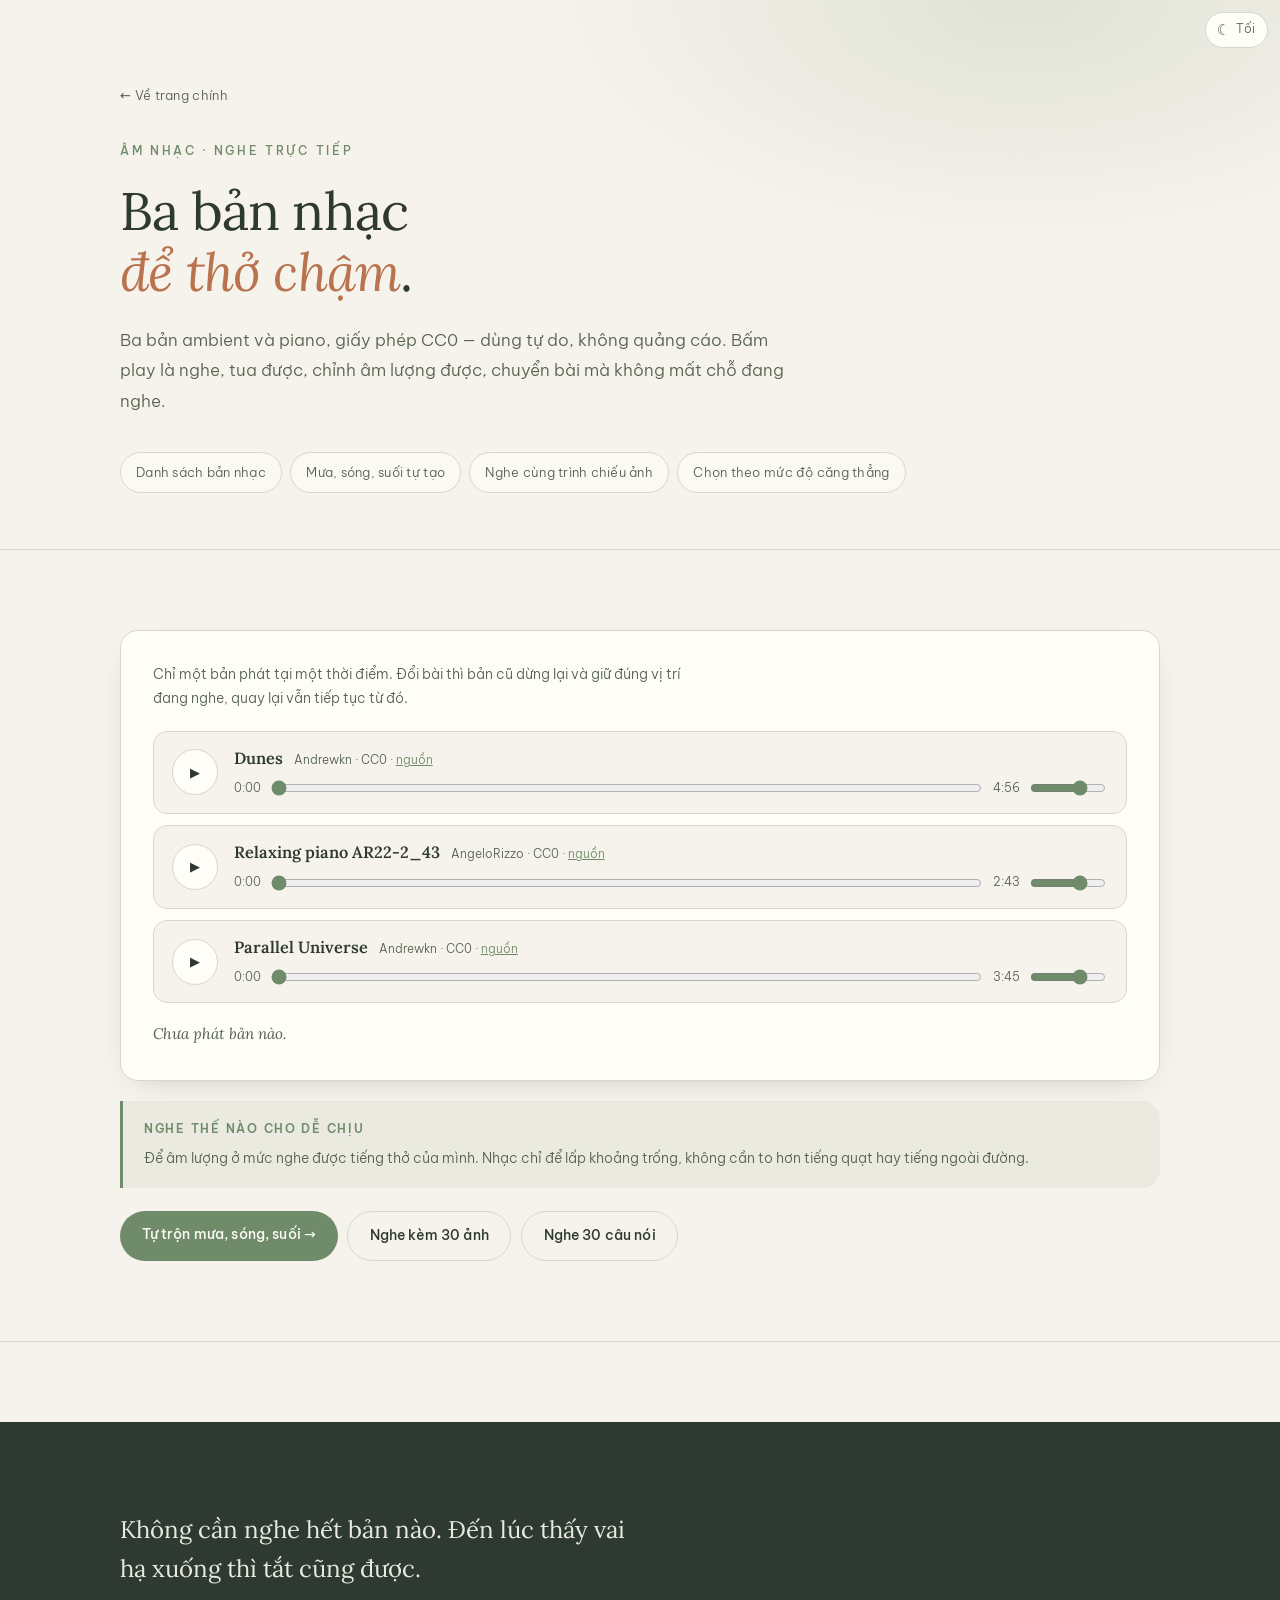
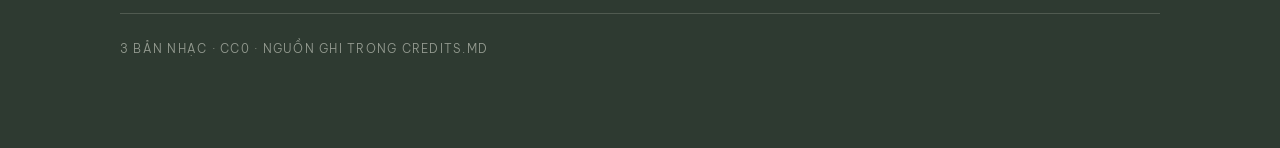
<file: music.html>
<!DOCTYPE html>
<html lang="vi">
<head>
  <meta charset="UTF-8" />
  <meta name="viewport" content="width=device-width, initial-scale=1" />
  <title>Nghe nhạc — 3 bản ambient CC0 để thở chậm</title>
  <meta name="description" content="Nghe trực tiếp 3 bản nhạc ambient/piano CC0: tua, chỉnh âm lượng, chuyển bài — không cần bật trình chiếu." />
  <link rel="icon" href="favicon.svg" type="image/svg+xml" />
  <link rel="canonical" href="https://lamminhthien.github.io/stress-life-treatment/music.html" />
  <meta property="og:type" content="website" />
  <meta property="og:site_name" content="Hạ nhiệt" />
  <meta property="og:locale" content="vi_VN" />
  <meta property="og:title" content="Nghe nhạc — 3 bản ambient CC0 để thở chậm" />
  <meta property="og:description" content="Nghe trực tiếp 3 bản nhạc ambient/piano CC0: tua, chỉnh âm lượng, chuyển bài — không cần bật trình chiếu." />
  <meta property="og:url" content="https://lamminhthien.github.io/stress-life-treatment/music.html" />
  <meta property="og:image" content="https://lamminhthien.github.io/stress-life-treatment/og-image.png" />
  <meta property="og:image:width" content="1200" />
  <meta property="og:image:height" content="630" />
  <meta property="og:image:alt" content="Dấu chân trên bãi biển lúc chiều, phủ lớp tối nhẹ ở chân ảnh." />
  <meta name="twitter:card" content="summary_large_image" />
  <meta name="twitter:title" content="Nghe nhạc — 3 bản ambient CC0 để thở chậm" />
  <meta name="twitter:description" content="Nghe trực tiếp 3 bản nhạc ambient/piano CC0: tua, chỉnh âm lượng, chuyển bài — không cần bật trình chiếu." />
  <meta name="twitter:image" content="https://lamminhthien.github.io/stress-life-treatment/og-image.png" />
  <script>
    (function () {
      var d = document.documentElement;
      d.className += " js";
      try {
        var t = localStorage.getItem("theme");
        if (t === "dark" || t === "light") d.setAttribute("data-theme", t);
      } catch (e) {}
    })();
  </script>
  <link rel="preconnect" href="https://fonts.googleapis.com" />
  <link rel="preconnect" href="https://fonts.gstatic.com" crossorigin />
  <link href="https://fonts.googleapis.com/css2?family=Lora:ital,wght@0,400;0,600;1,400&family=Be+Vietnam+Pro:wght@300;400;500;600&display=swap" rel="stylesheet" />
  <link rel="stylesheet" href="styles.css" />
</head>
<body class="album-page">
  <a class="skip" href="#nhac">Tới phần nghe nhạc</a>

  <button class="theme-toggle" type="button" data-theme-toggle aria-pressed="false" aria-label="Chuyển sang giao diện tối" title="Giao diện sáng đang bật">
    <span class="theme-icon" aria-hidden="true">☾</span>
    <span class="theme-text">Tối</span>
  </button>

  <header class="album-hero">
    <div class="wrap">
      <a class="back" href="index.html">← Về trang chính</a>
      <p class="eyebrow">Âm nhạc · nghe trực tiếp</p>
      <h1>Ba bản nhạc<br /><em>để thở chậm</em>.</h1>
      <p class="lede">
        Ba bản ambient và piano, giấy phép CC0 — dùng tự do, không quảng cáo.
        Bấm play là nghe, tua được, chỉnh âm lượng được, chuyển bài mà không mất chỗ đang nghe.
      </p>
      <nav class="jump" aria-label="Mục lục">
        <a href="#nhac">Danh sách bản nhạc</a>
        <a href="am-thanh.html">Mưa, sóng, suối tự tạo</a>
        <a href="gallery.html">Nghe cùng trình chiếu ảnh</a>
        <a href="index.html#chon-nhanh">Chọn theo mức độ căng thẳng</a>
      </nav>
    </div>
  </header>

  <main id="nhac">
    <section class="section">
      <div class="wrap">
        <div class="music-panel">
          <p class="music-note">
            Chỉ một bản phát tại một thời điểm. Đổi bài thì bản cũ dừng lại và giữ đúng vị trí
            đang nghe, quay lại vẫn tiếp tục từ đó.
          </p>
          <ul class="tracks">
            <li class="track" data-src="audio/dunes.mp3" data-title="Dunes" data-by="Andrewkn">
              <button class="track-play" type="button" aria-label="Phát Dunes">
                <span class="track-icon" aria-hidden="true">▶</span>
              </button>
              <div class="track-head">
                <h2 class="track-title">Dunes</h2>
                <p class="track-meta">
                  Andrewkn · CC0 ·
                  <a href="https://freesound.org/people/Andrewkn/sounds/447511" target="_blank" rel="noopener nofollow">nguồn</a>
                </p>
              </div>
              <div class="track-line">
                <span class="track-time" data-time>0:00</span>
                <input class="track-seek" type="range" min="0" max="100" step="1" value="0" aria-label="Vị trí phát của Dunes" disabled />
                <span class="track-dur" data-dur>--:--</span>
                <input class="track-vol" type="range" min="0" max="100" step="1" value="70" aria-label="Âm lượng" />
              </div>
            </li>

            <li class="track" data-src="audio/piano-nhe.mp3" data-title="Relaxing piano AR22-2_43" data-by="AngeloRizzo">
              <button class="track-play" type="button" aria-label="Phát Relaxing piano AR22-2_43">
                <span class="track-icon" aria-hidden="true">▶</span>
              </button>
              <div class="track-head">
                <h2 class="track-title">Relaxing piano AR22-2_43</h2>
                <p class="track-meta">
                  AngeloRizzo · CC0 ·
                  <a href="https://freesound.org/people/AngeloRizzo/sounds/717150" target="_blank" rel="noopener nofollow">nguồn</a>
                </p>
              </div>
              <div class="track-line">
                <span class="track-time" data-time>0:00</span>
                <input class="track-seek" type="range" min="0" max="100" step="1" value="0" aria-label="Vị trí phát của Relaxing piano AR22-2_43" disabled />
                <span class="track-dur" data-dur>--:--</span>
                <input class="track-vol" type="range" min="0" max="100" step="1" value="70" aria-label="Âm lượng" />
              </div>
            </li>

            <li class="track" data-src="audio/parallel-universe.mp3" data-title="Parallel Universe" data-by="Andrewkn">
              <button class="track-play" type="button" aria-label="Phát Parallel Universe">
                <span class="track-icon" aria-hidden="true">▶</span>
              </button>
              <div class="track-head">
                <h2 class="track-title">Parallel Universe</h2>
                <p class="track-meta">
                  Andrewkn · CC0 ·
                  <a href="https://freesound.org/people/Andrewkn/sounds/404458" target="_blank" rel="noopener nofollow">nguồn</a>
                </p>
              </div>
              <div class="track-line">
                <span class="track-time" data-time>0:00</span>
                <input class="track-seek" type="range" min="0" max="100" step="1" value="0" aria-label="Vị trí phát của Parallel Universe" disabled />
                <span class="track-dur" data-dur>--:--</span>
                <input class="track-vol" type="range" min="0" max="100" step="1" value="70" aria-label="Âm lượng" />
              </div>
            </li>
          </ul>
          <p class="music-status" role="status" aria-live="polite">Chưa phát bản nào.</p>
        </div>

        <aside class="tip">
          <strong>Nghe thế nào cho dễ chịu</strong>
          <p>
            Để âm lượng ở mức nghe được tiếng thở của mình. Nhạc chỉ để lấp khoảng trống,
            không cần to hơn tiếng quạt hay tiếng ngoài đường.
          </p>
        </aside>

        <p class="album-cta">
          <a class="btn" href="am-thanh.html">Tự trộn mưa, sóng, suối →</a>
          <a class="btn btn-soft" href="gallery.html">Nghe kèm 30 ảnh</a>
          <a class="btn btn-soft" href="listen.html">Nghe 30 câu nói</a>
        </p>
      </div>
    </section>
  </main>

  <footer class="footer">
    <div class="wrap">
      <p class="closing">Không cần nghe hết bản nào. Đến lúc thấy vai hạ xuống thì tắt cũng được.</p>
      <p class="sign">3 bản nhạc · CC0 · nguồn ghi trong CREDITS.md</p>
    </div>
  </footer>

  <script src="theme.js"></script>

  <script>
  (function () {
    var items = Array.prototype.slice.call(document.querySelectorAll(".track"));
    var status = document.querySelector(".music-status");
    if (!items.length || !status) return;

    var volume = 0.7;
    var current = null;

    function fmt(sec) {
      if (!isFinite(sec) || sec < 0) return "--:--";
      var m = Math.floor(sec / 60);
      var s = Math.floor(sec % 60);
      return m + ":" + (s < 10 ? "0" + s : s);
    }

    function paint(item) {
      var on = item === current && !item._audio.paused;
      var btn = item.querySelector(".track-play");
      var icon = item.querySelector(".track-icon");
      item.classList.toggle("is-playing", on);
      btn.setAttribute("aria-label", (on ? "Tạm dừng " : "Phát ") + item.dataset.title);
      btn.setAttribute("aria-pressed", String(on));
      icon.textContent = on ? "❚❚" : "▶";
    }

    function pauseAll(except) {
      items.forEach(function (item) {
        if (item !== except && !item._audio.paused) item._audio.pause();
      });
    }

    function setVolume(value) {
      volume = value;
      items.forEach(function (item) {
        item._audio.volume = value;
        item.querySelector(".track-vol").value = String(Math.round(value * 100));
      });
    }

    items.forEach(function (item) {
      var audio = new Audio();
      audio.preload = "metadata";
      audio.src = item.dataset.src;
      audio.volume = volume;
      item._audio = audio;

      var btn = item.querySelector(".track-play");
      var seek = item.querySelector(".track-seek");
      var timeEl = item.querySelector("[data-time]");
      var durEl = item.querySelector("[data-dur]");
      var vol = item.querySelector(".track-vol");

      audio.addEventListener("loadedmetadata", function () {
        durEl.textContent = fmt(audio.duration);
        seek.max = String(Math.max(1, Math.round(audio.duration)));
        seek.disabled = false;
      });

      audio.addEventListener("play", function () {
        pauseAll(item);
        current = item;
        paint(item);
        status.textContent = "Đang phát " + item.dataset.title + " — " + item.dataset.by + ".";
      });

      audio.addEventListener("pause", function () {
        paint(item);
        if (current === item) status.textContent = "Đã tạm dừng " + item.dataset.title + ".";
      });

      audio.addEventListener("timeupdate", function () {
        if (current !== item) return;
        seek.value = String(Math.round(audio.currentTime));
        timeEl.textContent = fmt(audio.currentTime);
      });

      audio.addEventListener("ended", function () {
        current = item;
        seek.value = "0";
        timeEl.textContent = "0:00";
        paint(item);
        status.textContent = "Đã phát xong " + item.dataset.title + ". Bấm play để nghe lại.";
      });

      audio.addEventListener("error", function () {
        status.textContent = "Không tải được " + item.dataset.title + ". Thử lại sau khi có mạng.";
      });

      btn.addEventListener("click", function () {
        if (audio.paused) {
          audio.play().catch(function () {
            status.textContent = "Trình duyệt chặn phát nhạc. Bấm lại lần nữa.";
          });
        } else {
          audio.pause();
        }
      });

      seek.addEventListener("input", function () {
        audio.currentTime = Number(seek.value) || 0;
        timeEl.textContent = fmt(audio.currentTime);
      });

      vol.addEventListener("input", function () {
        setVolume(Number(vol.value) / 100);
      });
    });

    window.addEventListener("beforeunload", function () { pauseAll(null); });
  })();
  </script>
</body>
</html>
</file>
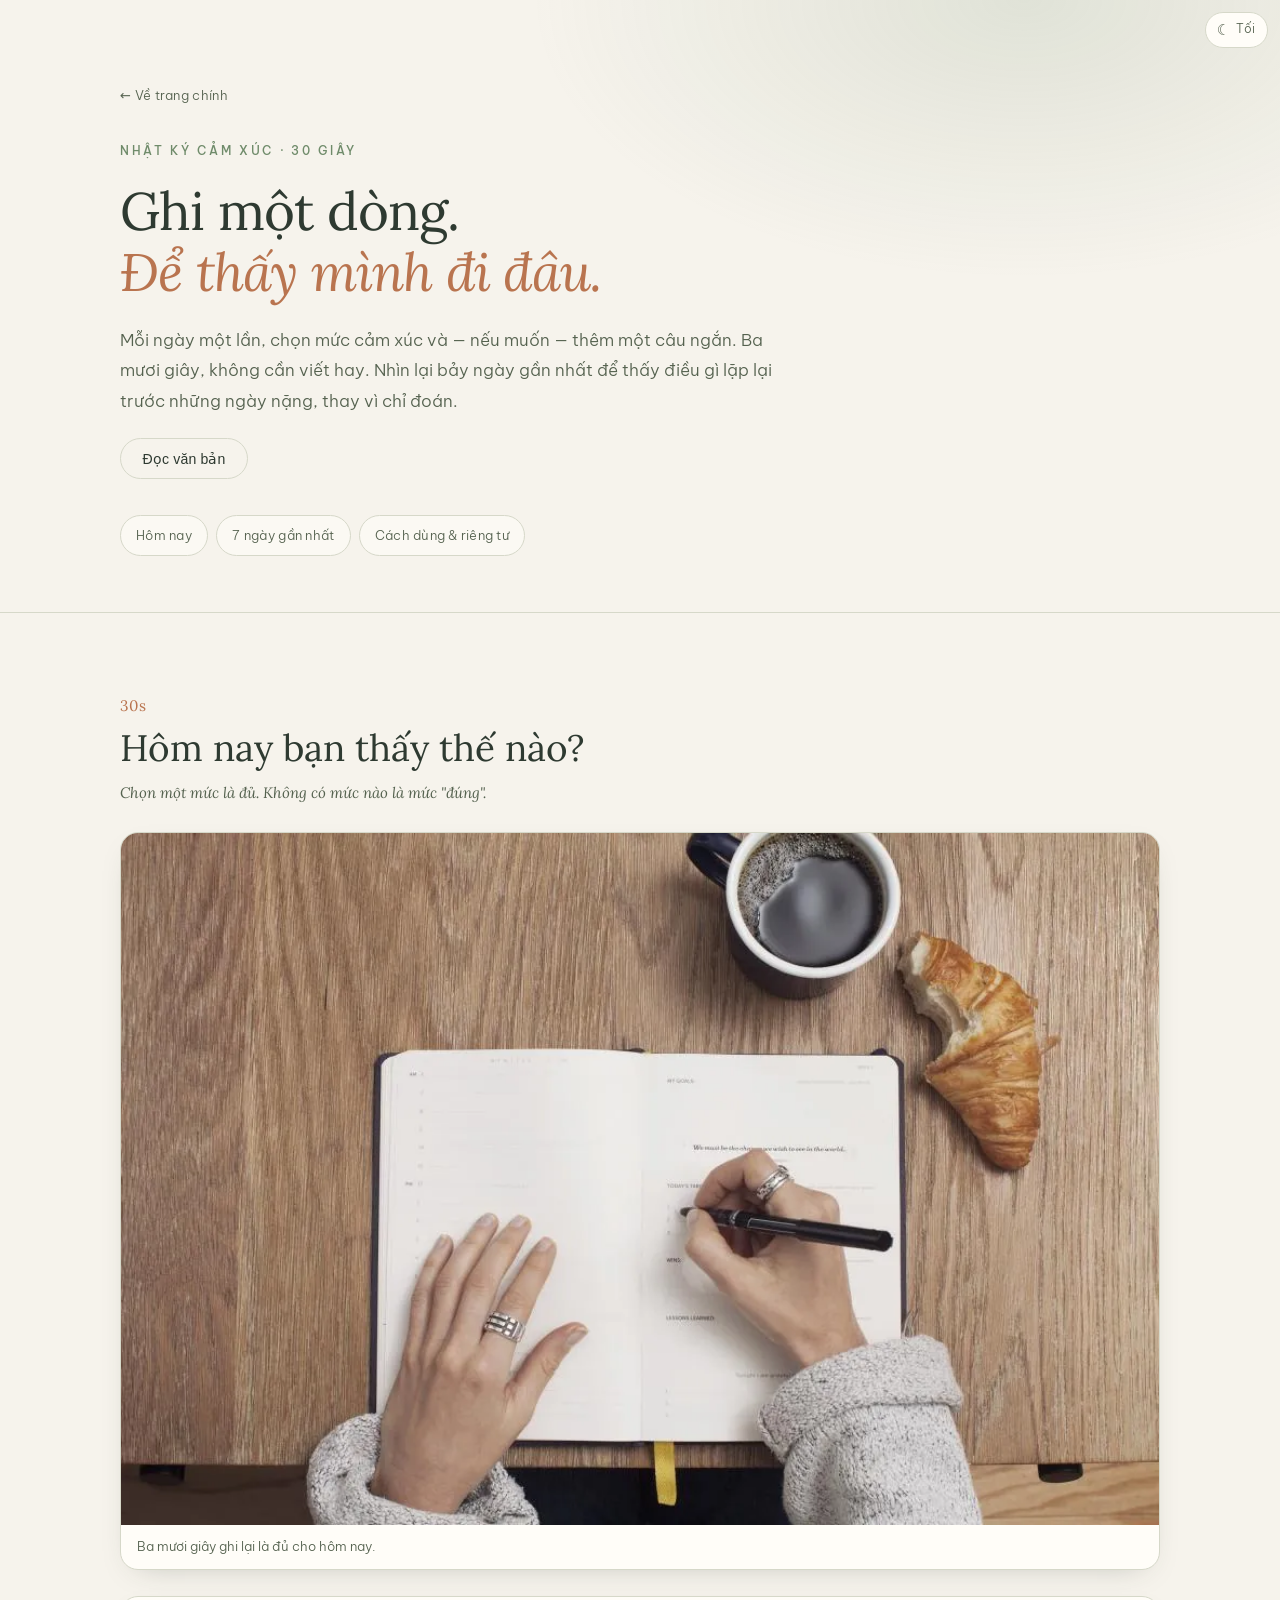
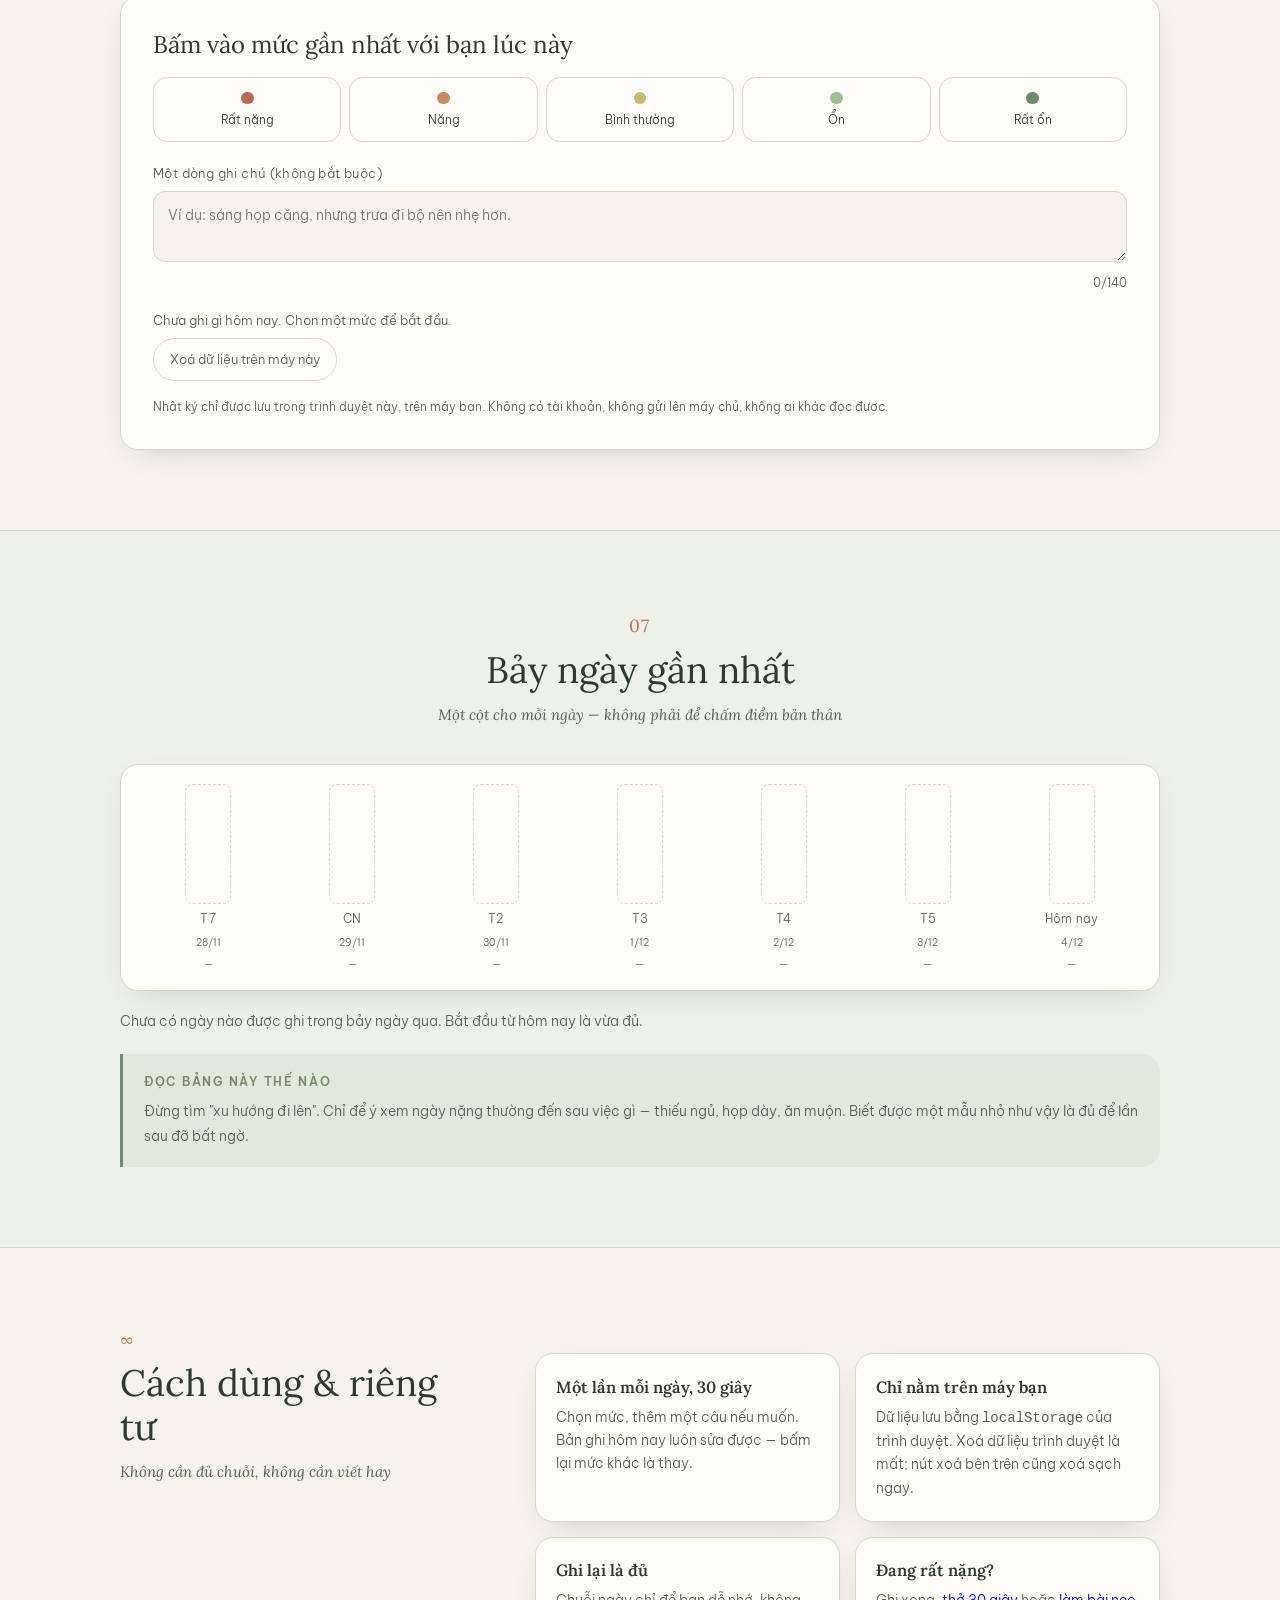
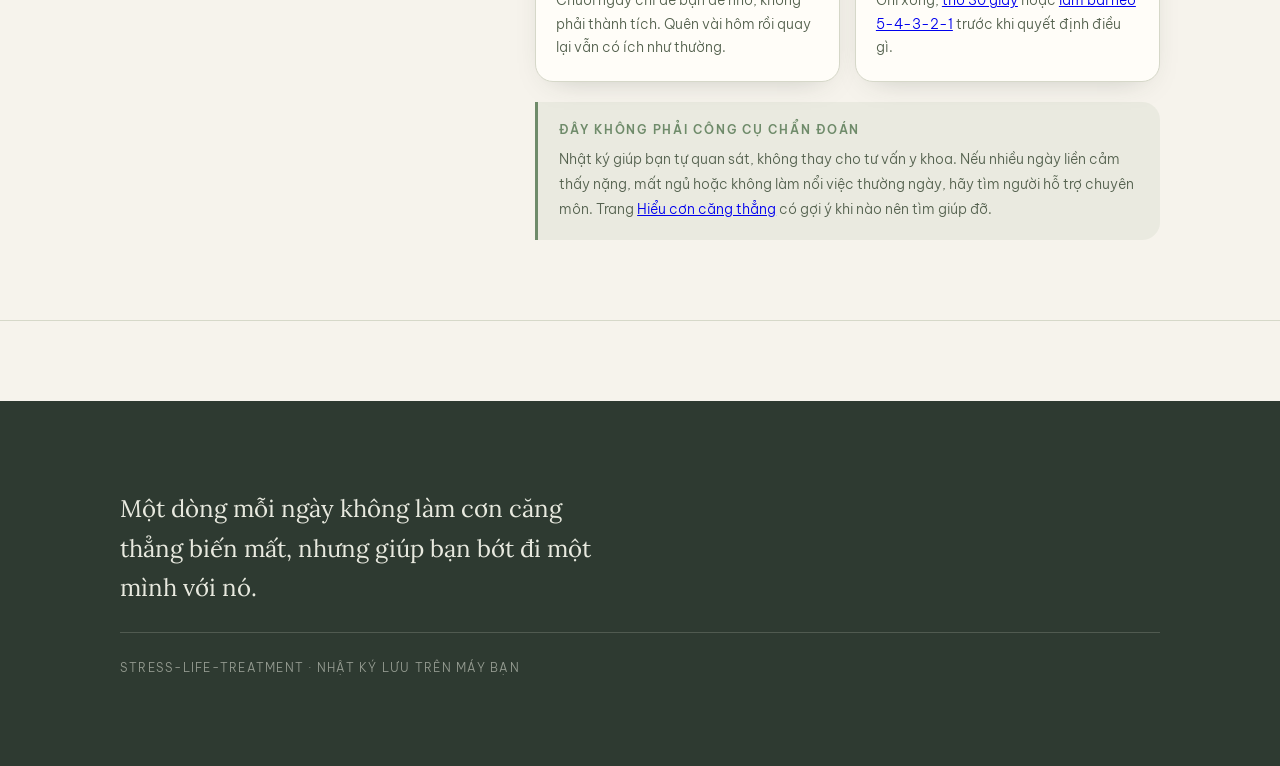
<file: nhat-ky.html>
<!DOCTYPE html>
<html lang="vi">
<head>
  <meta charset="UTF-8" />
  <meta name="viewport" content="width=device-width, initial-scale=1" />
  <title>Nhật ký 30 giây — hôm nay bạn thấy thế nào?</title>
  <meta name="description" content="Ghi lại cảm xúc hôm nay trong 30 giây: chọn một mức, thêm một dòng ghi chú. Dữ liệu chỉ nằm trên máy bạn và xem lại được 7 ngày gần nhất." />
  <link rel="icon" href="favicon.svg" type="image/svg+xml" />
  <link rel="canonical" href="https://lamminhthien.github.io/stress-life-treatment/nhat-ky.html" />
  <meta property="og:type" content="website" />
  <meta property="og:site_name" content="Hạ nhiệt" />
  <meta property="og:locale" content="vi_VN" />
  <meta property="og:title" content="Nhật ký 30 giây — hôm nay bạn thấy thế nào?" />
  <meta property="og:description" content="Ghi lại cảm xúc hôm nay trong 30 giây: chọn một mức, thêm một dòng ghi chú. Dữ liệu chỉ nằm trên máy bạn và xem lại được 7 ngày gần nhất." />
  <meta property="og:url" content="https://lamminhthien.github.io/stress-life-treatment/nhat-ky.html" />
  <meta property="og:image" content="https://lamminhthien.github.io/stress-life-treatment/og-image.png" />
  <meta property="og:image:width" content="1200" />
  <meta property="og:image:height" content="630" />
  <meta property="og:image:alt" content="Dấu chân trên bãi biển lúc chiều, phủ lớp tối nhẹ ở chân ảnh." />
  <meta name="twitter:card" content="summary_large_image" />
  <meta name="twitter:title" content="Nhật ký 30 giây — hôm nay bạn thấy thế nào?" />
  <meta name="twitter:description" content="Ghi lại cảm xúc hôm nay trong 30 giây: chọn một mức, thêm một dòng ghi chú. Dữ liệu chỉ nằm trên máy bạn và xem lại được 7 ngày gần nhất." />
  <meta name="twitter:image" content="https://lamminhthien.github.io/stress-life-treatment/og-image.png" />
  <script>
    (function () {
      var d = document.documentElement;
      d.className += " js";
      try {
        var t = localStorage.getItem("theme");
        if (t === "dark" || t === "light") d.setAttribute("data-theme", t);
      } catch (e) {}
    })();
  </script>
  <link rel="preconnect" href="https://fonts.googleapis.com" />
  <link rel="preconnect" href="https://fonts.gstatic.com" crossorigin />
  <link href="https://fonts.googleapis.com/css2?family=Lora:ital,wght@0,400;0,600;1,400&family=Be+Vietnam+Pro:wght@300;400;500;600&display=swap" rel="stylesheet" />
  <link rel="stylesheet" href="styles.css" />
</head>
<body class="album-page">
  <a class="skip" href="#hom-nay">Tới phần ghi cảm xúc</a>

  <button class="theme-toggle" type="button" data-theme-toggle aria-pressed="false" aria-label="Chuyển sang giao diện tối" title="Giao diện sáng đang bật">
    <span class="theme-icon" aria-hidden="true">☾</span>
    <span class="theme-text">Tối</span>
  </button>

  <header class="album-hero">
    <div class="wrap">
      <a class="back" href="index.html">← Về trang chính</a>
      <p class="eyebrow">Nhật ký cảm xúc · 30 giây</p>
      <h1>Ghi một dòng.<br /><em>Để thấy mình đi đâu.</em></h1>
      <p class="lede">
        Mỗi ngày một lần, chọn mức cảm xúc và — nếu muốn — thêm một câu ngắn. Ba mươi giây,
        không cần viết hay. Nhìn lại bảy ngày gần nhất để thấy điều gì lặp lại trước những
        ngày nặng, thay vì chỉ đoán.
      </p>
      <p class="album-cta">
        <button class="btn btn-soft" type="button" data-read-text>Đọc văn bản</button>
      </p>
      <nav class="jump" aria-label="Mục lục">
        <a href="#hom-nay">Hôm nay</a>
        <a href="#bay-ngay">7 ngày gần nhất</a>
        <a href="#cach-dung">Cách dùng &amp; riêng tư</a>
      </nav>
    </div>
  </header>

  <main>
    <section class="section" id="hom-nay">
      <div class="wrap">
        <div class="section-head">
          <span class="num">30s</span>
          <h2>Hôm nay bạn thấy thế nào?</h2>
          <p class="sub">Chọn một mức là đủ. Không có mức nào là mức "đúng".</p>
        </div>

        <figure class="minh-hoa">
          <img src="images/minh-hoa-nhat-ky-so-bu.webp" alt="Bàn tay đang ghi vài dòng vào cuốn sổ bên tách cà phê và ánh sáng ấm" width="960" height="640" loading="lazy" decoding="async" />
          <figcaption>Ba mươi giây ghi lại là đủ cho hôm nay.</figcaption>
        </figure>

        <div class="mood-tool" data-mood>
          <div class="mood-card">
            <p class="mood-q" id="mood-q">Bấm vào mức gần nhất với bạn lúc này</p>
            <div class="mood-btns" role="group" aria-labelledby="mood-q">
              <button class="mood-btn" type="button" data-level="1" aria-pressed="false">
                <span class="mood-dot l1" aria-hidden="true"></span>
                <span>Rất nặng</span>
              </button>
              <button class="mood-btn" type="button" data-level="2" aria-pressed="false">
                <span class="mood-dot l2" aria-hidden="true"></span>
                <span>Nặng</span>
              </button>
              <button class="mood-btn" type="button" data-level="3" aria-pressed="false">
                <span class="mood-dot l3" aria-hidden="true"></span>
                <span>Bình thường</span>
              </button>
              <button class="mood-btn" type="button" data-level="4" aria-pressed="false">
                <span class="mood-dot l4" aria-hidden="true"></span>
                <span>Ổn</span>
              </button>
              <button class="mood-btn" type="button" data-level="5" aria-pressed="false">
                <span class="mood-dot l5" aria-hidden="true"></span>
                <span>Rất ổn</span>
              </button>
            </div>

            <div class="mood-note">
              <label for="mood-note">Một dòng ghi chú (không bắt buộc)</label>
              <textarea id="mood-note" rows="2" maxlength="140" placeholder="Ví dụ: sáng họp căng, nhưng trưa đi bộ nên nhẹ hơn." aria-describedby="mood-count"></textarea>
              <span class="mood-count" id="mood-count">0/140</span>
            </div>

            <p class="mood-status" role="status" aria-live="polite" data-status>
              Chưa ghi gì hôm nay. Chọn một mức để bắt đầu.
            </p>

            <div class="mood-actions">
              <button class="mood-delete" type="button" data-delete>Xoá dữ liệu trên máy này</button>
            </div>

            <p class="mood-privacy">
              Nhật ký chỉ được lưu trong trình duyệt này, trên máy bạn. Không có tài khoản,
              không gửi lên máy chủ, không ai khác đọc được.
            </p>
          </div>
        </div>

        <noscript>
          <p class="tip">Phần ghi cảm xúc cần JavaScript để lưu trên máy bạn. Phần hướng dẫn bên dưới vẫn đọc được bình thường.</p>
        </noscript>
      </div>
    </section>

    <section class="section alt" id="bay-ngay">
      <div class="wrap">
        <div class="section-head center">
          <span class="num">07</span>
          <h2>Bảy ngày gần nhất</h2>
          <p class="sub">Một cột cho mỗi ngày — không phải để chấm điểm bản thân</p>
        </div>

        <div class="mood-week" data-week>Bật JavaScript để xem bảy ngày gần nhất.</div>

        <p class="mood-streak" role="status" aria-live="polite" data-streak></p>

        <aside class="tip">
          <strong>Đọc bảng này thế nào</strong>
          <p>
            Đừng tìm "xu hướng đi lên". Chỉ để ý xem ngày nặng thường đến sau việc gì —
            thiếu ngủ, họp dày, ăn muộn. Biết được một mẫu nhỏ như vậy là đủ để lần sau
            đỡ bất ngờ.
          </p>
        </aside>
      </div>
    </section>

    <section class="section" id="cach-dung">
      <div class="wrap grid">
        <div class="section-head">
          <span class="num">∞</span>
          <h2>Cách dùng &amp; riêng tư</h2>
          <p class="sub">Không cần đủ chuỗi, không cần viết hay</p>
        </div>
        <div class="section-body">
          <ul class="cards">
            <li class="card">
              <h3>Một lần mỗi ngày, 30 giây</h3>
              <p>Chọn mức, thêm một câu nếu muốn. Bản ghi hôm nay luôn sửa được — bấm lại mức khác là thay.</p>
            </li>
            <li class="card">
              <h3>Chỉ nằm trên máy bạn</h3>
              <p>Dữ liệu lưu bằng <code>localStorage</code> của trình duyệt. Xoá dữ liệu trình duyệt là mất; nút xoá bên trên cũng xoá sạch ngay.</p>
            </li>
            <li class="card">
              <h3>Ghi lại là đủ</h3>
              <p>Chuỗi ngày chỉ để bạn dễ nhớ, không phải thành tích. Quên vài hôm rồi quay lại vẫn có ích như thường.</p>
            </li>
            <li class="card">
              <h3>Đang rất nặng?</h3>
              <p>Ghi xong, <a href="index.html#tho">thở 30 giây</a> hoặc <a href="grounding.html">làm bài neo 5-4-3-2-1</a> trước khi quyết định điều gì.</p>
            </li>
          </ul>
          <aside class="tip">
            <strong>Đây không phải công cụ chẩn đoán</strong>
            <p>
              Nhật ký giúp bạn tự quan sát, không thay cho tư vấn y khoa. Nếu nhiều ngày liền
              cảm thấy nặng, mất ngủ hoặc không làm nổi việc thường ngày, hãy tìm người hỗ trợ
              chuyên môn. Trang <a href="hieu-stress.html">Hiểu cơn căng thẳng</a> có gợi ý khi nào nên tìm giúp đỡ.
            </p>
          </aside>
        </div>
      </div>
    </section>
  </main>

  <footer class="footer">
    <div class="wrap">
      <p class="closing">Một dòng mỗi ngày không làm cơn căng thẳng biến mất, nhưng giúp bạn bớt đi một mình với nó.</p>
      <p class="sign">stress-life-treatment · nhật ký lưu trên máy bạn</p>
    </div>
  </footer>

  <script src="theme.js"></script>

  <script>
  (function () {
    var root = document.querySelector("[data-mood]");
    if (!root) return;

    var KEY = "mood-log-v1";
    var LEVELS = {
      1: { label: "Rất nặng", short: "Rất nặng" },
      2: { label: "Nặng", short: "Nặng" },
      3: { label: "Bình thường", short: "Bình thường" },
      4: { label: "Ổn", short: "Ổn" },
      5: { label: "Rất ổn", short: "Rất ổn" }
    };
    var DAYS = ["CN", "T2", "T3", "T4", "T5", "T6", "T7"];

    var buttons = Array.prototype.slice.call(root.querySelectorAll("[data-level]"));
    var note = root.querySelector("#mood-note");
    var count = root.querySelector("#mood-count");
    var status = root.querySelector("[data-status]");
    var deleteBtn = root.querySelector("[data-delete]");
    var weekEl = document.querySelector("[data-week]");
    var streakEl = document.querySelector("[data-streak]");

    var log = load();
    var noteTimer = null;

    function pad(n) { return n < 10 ? "0" + n : String(n); }

    function keyOf(date) {
      return date.getFullYear() + "-" + pad(date.getMonth() + 1) + "-" + pad(date.getDate());
    }

    function todayKey() { return keyOf(new Date()); }

    function load() {
      try {
        var raw = localStorage.getItem(KEY);
        var data = raw ? JSON.parse(raw) : {};
        return data && typeof data === "object" ? data : {};
      } catch (e) {
        return {};
      }
    }

    function write() {
      try {
        localStorage.setItem(KEY, JSON.stringify(log));
        return true;
      } catch (e) {
        status.textContent = "Trình duyệt không cho lưu dữ liệu (chế độ riêng tư?). Lần ghi này sẽ mất khi tải lại.";
        return false;
      }
    }

    function clock() {
      var d = new Date();
      return pad(d.getHours()) + ":" + pad(d.getMinutes());
    }

    function isValid(entry) {
      return entry && LEVELS[entry.level];
    }

    function paintButtons(level) {
      buttons.forEach(function (b) {
        b.setAttribute("aria-pressed", String(Number(b.getAttribute("data-level")) === level));
      });
    }

    function paintCount() {
      count.textContent = note.value.length + "/140";
    }

    function saveEntry(level) {
      var entry = log[todayKey()] || {};
      entry.level = level;
      entry.note = note.value.trim().slice(0, 140);
      entry.updated = clock();
      log[todayKey()] = entry;
      if (write()) {
        status.textContent = "Đã lưu hôm nay lúc " + entry.updated + " · " + LEVELS[level].label + ". Sửa lại lúc nào trong ngày cũng được.";
      }
      paintButtons(level);
      renderWeek();
    }

    function saveNoteSoon() {
      paintCount();
      if (noteTimer) clearTimeout(noteTimer);
      var entry = log[todayKey()];
      if (!isValid(entry)) {
        status.textContent = "Chọn một mức bên trên trước, ghi chú sẽ tự lưu theo.";
        return;
      }
      noteTimer = setTimeout(function () {
        noteTimer = null;
        var latest = log[todayKey()];
        if (!isValid(latest)) return;
        latest.note = note.value.trim().slice(0, 140);
        latest.updated = clock();
        if (write()) {
          status.textContent = "Đã lưu ghi chú hôm nay lúc " + latest.updated + ".";
        }
        renderWeek();
      }, 600);
    }

    function renderToday() {
      var entry = log[todayKey()];
      paintCount();
      if (isValid(entry)) {
        paintButtons(entry.level);
        note.value = entry.note || "";
        paintCount();
        status.textContent = "Hôm nay đã ghi: " + LEVELS[entry.level].label +
          (entry.updated ? " (lúc " + entry.updated + ")" : "") +
          ". Bấm mức khác nếu cảm xúc đã đổi.";
      } else {
        paintButtons(0);
        status.textContent = "Chưa ghi gì hôm nay. Chọn một mức để bắt đầu.";
      }
    }

    function renderWeek() {
      if (!weekEl) return;
      weekEl.textContent = "";

      var today = new Date();
      var days = [];
      var i;
      for (i = 6; i >= 0; i--) {
        var d = new Date(today.getFullYear(), today.getMonth(), today.getDate() - i);
        days.push(d);
      }

      days.forEach(function (d, idx) {
        var key = keyOf(d);
        var entry = log[key];
        var has = isValid(entry);

        var col = document.createElement("div");
        col.className = "mood-day" + (has ? "" : " is-empty");
        col.setAttribute("aria-label",
          (idx === 6 ? "Hôm nay" : DAYS[d.getDay()]) + " " + d.getDate() + "/" + (d.getMonth() + 1) +
          ": " + (has ? LEVELS[entry.level].label : "chưa ghi"));

        var track = document.createElement("span");
        track.className = "mood-track";
        var bar = document.createElement("span");
        bar.className = "mood-bar";
        bar.style.height = has ? (entry.level * 20) + "%" : "0%";
        track.appendChild(bar);

        var name = document.createElement("span");
        name.className = "mood-day-name";
        name.textContent = idx === 6 ? "Hôm nay" : DAYS[d.getDay()];

        var date = document.createElement("span");
        date.className = "mood-day-date";
        date.textContent = d.getDate() + "/" + (d.getMonth() + 1);

        var mood = document.createElement("span");
        mood.className = "mood-day-mood";
        mood.textContent = has ? LEVELS[entry.level].label : "—";

        col.appendChild(track);
        col.appendChild(name);
        col.appendChild(date);
        col.appendChild(mood);
        weekEl.appendChild(col);
      });

      renderStreak();
    }

    function countLog() {
      return Object.keys(log).filter(function (k) { return isValid(log[k]); }).length;
    }

    function renderStreak() {
      if (!streakEl) return;
      var today = new Date();
      var start = isValid(log[keyOf(today)]) ? 0 : 1;

      var run = 0;
      while (run < 400) {
        var d = new Date(today.getFullYear(), today.getMonth(), today.getDate() - (start + run));
        if (!isValid(log[keyOf(d)])) break;
        run += 1;
      }

      var total = countLog();
      var message;
      if (run >= 2) {
        message = "Bạn đã ghi " + run + " ngày liền. Nếu mai quên, cũng không sao — quay lại lúc nào cũng được.";
      } else if (run === 1) {
        message = "Hôm nay đã ghi một lần. Không cần chuỗi dài mới có ích.";
      } else {
        message = "Chưa có ngày nào được ghi trong bảy ngày qua. Bắt đầu từ hôm nay là vừa đủ.";
      }
      if (total > 0) message += " Tổng cộng: " + total + " ngày.";
      streakEl.textContent = message;
    }

    buttons.forEach(function (b) {
      b.addEventListener("click", function () {
        saveEntry(Number(b.getAttribute("data-level")));
      });
    });

    note.addEventListener("input", saveNoteSoon);

    deleteBtn.addEventListener("click", function () {
      if (!window.confirm("Xoá toàn bộ nhật ký trên máy này? Không thể hoàn tác.")) return;
      if (noteTimer) { clearTimeout(noteTimer); noteTimer = null; }
      log = {};
      try { localStorage.removeItem(KEY); } catch (e) {}
      note.value = "";
      paintButtons(0);
      paintCount();
      status.textContent = "Đã xoá toàn bộ nhật ký trên máy này.";
      renderWeek();
    });

    renderToday();
    renderWeek();

    document.addEventListener("visibilitychange", function () {
      if (document.hidden && noteTimer) {
        clearTimeout(noteTimer);
        noteTimer = null;
        var entry = log[todayKey()];
        if (isValid(entry)) {
          entry.note = note.value.trim().slice(0, 140);
          entry.updated = clock();
          write();
        }
      }
    });
  })();
  </script>

  
  <script src="read-text.js"></script>
</body>
</html>
</file>
<file: styles.css>
:root {
  color-scheme: light;
  --bg: #f6f3ec;
  --bg-alt: #eef1e8;
  --ink: #2e3a31;
  --ink-soft: #55624f;
  --line: #d6d8c9;
  --accent: #6f8b6a;
  --accent-warm: #b9744f;
  --card: #fffdf8;
  --footer-bg: #2e3a31;
  --footer-ink: #e8e9df;
  --footer-accent: #b8c8ac;
  --btn-bg: #6f8b6a;
  --btn-bg-hover: #5c7658;
  --btn-ink: #fdfcf7;
  --invert-ink: #f6f3ec;
  --radius: 18px;
  --shadow: 0 10px 30px -18px rgba(46, 58, 49, 0.35);
}

/* Bảng màu tối: tự theo cài đặt máy, hoặc do nút chuyển ghi đè. */

@media (prefers-color-scheme: dark) {
  :root:not([data-theme="light"]) {
    color-scheme: dark;
    --bg: #12160f;
    --bg-alt: #171c14;
    --ink: #e6e9dc;
    --ink-soft: #b0baa5;
    --line: #30382b;
    --accent: #9dbf92;
    --accent-warm: #d59d78;
    --card: #1a2016;
    --footer-bg: #0b0f09;
    --footer-ink: #dfe6d4;
    --footer-accent: #a9c19c;
    --btn-bg: #8fb084;
    --btn-bg-hover: #a4c296;
    --btn-ink: #10160e;
    --invert-ink: #12160f;
    --shadow: 0 10px 30px -18px rgba(0, 0, 0, 0.75);
  }
}

:root[data-theme="dark"] {
  color-scheme: dark;
  --bg: #12160f;
  --bg-alt: #171c14;
  --ink: #e6e9dc;
  --ink-soft: #b0baa5;
  --line: #30382b;
  --accent: #9dbf92;
  --accent-warm: #d59d78;
  --card: #1a2016;
  --footer-bg: #0b0f09;
  --footer-ink: #dfe6d4;
  --footer-accent: #a9c19c;
  --btn-bg: #8fb084;
  --btn-bg-hover: #a4c296;
  --btn-ink: #10160e;
  --invert-ink: #12160f;
  --shadow: 0 10px 30px -18px rgba(0, 0, 0, 0.75);
}

* { box-sizing: border-box; }

html { scroll-behavior: smooth; }

body {
  margin: 0;
  background: var(--bg);
  color: var(--ink);
  font-family: "Be Vietnam Pro", system-ui, -apple-system, sans-serif;
  font-weight: 300;
  line-height: 1.75;
  -webkit-font-smoothing: antialiased;
}

.wrap {
  width: min(1040px, calc(100% - 2.5rem));
  margin-inline: auto;
}

.skip {
  position: absolute;
  left: -999px;
  top: 0;
  background: var(--ink);
  color: var(--invert-ink);
  padding: 0.6rem 1rem;
  z-index: 10;
}
.skip:focus { left: 1rem; top: 1rem; }

/* ---------- Hero ---------- */

.hero {
  position: relative;
  padding: clamp(4rem, 12vw, 8rem) 0 clamp(3rem, 7vw, 5rem);
  background:
    radial-gradient(60% 70% at 85% 10%, rgba(111, 139, 106, 0.18), transparent 70%),
    radial-gradient(50% 60% at 5% 90%, rgba(185, 116, 79, 0.10), transparent 70%),
    var(--bg);
  border-bottom: 1px solid var(--line);
}

.eyebrow {
  margin: 0 0 1.25rem;
  font-size: 0.76rem;
  letter-spacing: 0.22em;
  text-transform: uppercase;
  color: var(--accent);
  font-weight: 500;
}

.hero h1 {
  font-family: "Lora", Georgia, serif;
  font-weight: 400;
  font-size: clamp(2.1rem, 6vw, 3.7rem);
  line-height: 1.15;
  letter-spacing: -0.015em;
  margin: 0 0 1.6rem;
  max-width: 16ch;
}

.hero h1 em {
  font-style: italic;
  color: var(--accent-warm);
}

.lede {
  max-width: 62ch;
  color: var(--ink-soft);
  font-size: clamp(1rem, 1.6vw, 1.08rem);
  margin: 0 0 1rem;
}

.lede strong {
  font-weight: 600;
  color: var(--ink);
}

.jump {
  display: flex;
  flex-wrap: wrap;
  gap: 0.5rem;
  margin-top: 2.25rem;
}

.jump a {
  display: inline-block;
  padding: 0.5rem 0.95rem;
  border: 1px solid var(--line);
  border-radius: 999px;
  background: rgba(255, 253, 248, 0.6);
  color: var(--ink-soft);
  font-size: 0.82rem;
  letter-spacing: 0.02em;
  text-decoration: none;
  transition: background 0.25s, color 0.25s, border-color 0.25s;
}

.jump a:hover {
  background: var(--ink);
  border-color: var(--ink);
  color: var(--invert-ink);
}

/* ---------- Sections ---------- */

.section {
  padding: clamp(3rem, 7vw, 5rem) 0;
  border-bottom: 1px solid var(--line);
  scroll-margin-top: 1rem;
}

.section.alt { background: var(--bg-alt); }

.grid {
  display: grid;
  grid-template-columns: minmax(0, 0.9fr) minmax(0, 1.6fr);
  gap: clamp(1.5rem, 5vw, 4rem);
  align-items: start;
}

.section-head .num {
  display: block;
  font-family: "Lora", Georgia, serif;
  font-size: 0.95rem;
  color: var(--accent-warm);
  letter-spacing: 0.08em;
  margin-bottom: 0.4rem;
}

.section-head h2 {
  font-family: "Lora", Georgia, serif;
  font-weight: 400;
  font-size: clamp(1.6rem, 3.4vw, 2.3rem);
  line-height: 1.2;
  margin: 0 0 0.6rem;
}

.section-head .sub {
  margin: 0;
  color: var(--ink-soft);
  font-size: 0.94rem;
  font-style: italic;
  font-family: "Lora", Georgia, serif;
}

.section-head.center { text-align: center; margin-bottom: 2.25rem; }
.section-head.center .num { font-size: 1.1rem; }

.section-body > p {
  margin-top: 0;
  color: var(--ink-soft);
  max-width: 66ch;
}

/* ---------- Cards ---------- */

.cards {
  list-style: none;
  margin: 1.6rem 0 0;
  padding: 0;
  display: grid;
  grid-template-columns: repeat(2, minmax(0, 1fr));
  gap: 0.9rem;
}

.cards.three { grid-template-columns: repeat(3, minmax(0, 1fr)); }

.card {
  background: var(--card);
  border: 1px solid var(--line);
  border-radius: var(--radius);
  padding: 1.35rem 1.25rem;
  box-shadow: var(--shadow);
  transition: transform 0.3s ease, box-shadow 0.3s ease;
}

.card:hover {
  transform: translateY(-3px);
  box-shadow: 0 16px 34px -18px rgba(46, 58, 49, 0.4);
}

.card .icon {
  display: inline-block;
  font-size: 1.4rem;
  line-height: 1;
  margin-bottom: 0.85rem;
}

.card h3 {
  font-family: "Lora", Georgia, serif;
  font-weight: 600;
  font-size: 1.02rem;
  line-height: 1.35;
  margin: 0 0 0.5rem;
}

.card p {
  margin: 0;
  font-size: 0.88rem;
  line-height: 1.65;
  color: var(--ink-soft);
}

/* ---------- Ảnh minh họa nội dung ---------- */

.minh-hoa {
  margin: 1.6rem 0;
  background: var(--card);
  border: 1px solid var(--line);
  border-radius: var(--radius);
  overflow: hidden;
  box-shadow: var(--shadow);
}

.minh-hoa img {
  display: block;
  width: 100%;
  height: auto;
  background: var(--bg-alt);
}

.minh-hoa figcaption {
  padding: 0.7rem 1rem 0.8rem;
  font-size: 0.82rem;
  line-height: 1.55;
  color: var(--ink-soft);
}

.minh-hoa-grid {
  display: grid;
  grid-template-columns: repeat(5, minmax(0, 1fr));
  gap: 0.7rem;
  margin: 1.6rem 0;
}

.minh-hoa-grid figure {
  margin: 0;
  background: var(--card);
  border: 1px solid var(--line);
  border-radius: 14px;
  overflow: hidden;
  box-shadow: var(--shadow);
}

.minh-hoa-grid img {
  display: block;
  width: 100%;
  height: auto;
  background: var(--bg-alt);
}

.minh-hoa-grid figcaption {
  padding: 0.5rem 0.55rem 0.6rem;
  font-size: 0.76rem;
  font-weight: 600;
  line-height: 1.4;
  text-align: center;
  color: var(--ink);
}

.minh-hoa-trong-the {
  margin: 0 0 1rem;
  border: 0;
  border-radius: 12px;
  box-shadow: none;
  background: transparent;
}

.minh-hoa-trong-the img { border-radius: 12px; }

@media (max-width: 820px) {
  .minh-hoa-grid { grid-template-columns: repeat(3, minmax(0, 1fr)); }
}

@media (max-width: 560px) {
  .minh-hoa-grid { grid-template-columns: repeat(2, minmax(0, 1fr)); }
  .minh-hoa { margin: 1.25rem 0; }
}

/* ---------- Tip ---------- */

.tip {
  margin-top: 1.25rem;
  padding: 1.1rem 1.3rem;
  border-left: 3px solid var(--accent);
  background: rgba(111, 139, 106, 0.09);
  border-radius: 0 var(--radius) var(--radius) 0;
}

.tip strong {
  display: block;
  font-size: 0.78rem;
  letter-spacing: 0.14em;
  text-transform: uppercase;
  color: var(--accent);
  font-weight: 600;
  margin-bottom: 0.35rem;
}

.tip p { margin: 0; font-size: 0.9rem; color: var(--ink-soft); }

/* ---------- Quotes ---------- */

.quotes {
  list-style: none;
  margin: 1.6rem 0 0;
  padding: 0;
  display: grid;
  gap: 0.6rem;
  counter-reset: q;
}

.quotes li {
  counter-increment: q;
  position: relative;
  background: var(--card);
  border: 1px solid var(--line);
  border-radius: 14px;
  padding: 1rem 1.2rem 1rem 3.2rem;
  font-family: "Lora", Georgia, serif;
  font-style: italic;
  font-size: 1rem;
  line-height: 1.6;
}

.quotes li::before {
  content: counter(q, decimal-leading-zero);
  position: absolute;
  left: 1.1rem;
  top: 1.05rem;
  font-family: "Be Vietnam Pro", sans-serif;
  font-style: normal;
  font-size: 0.72rem;
  letter-spacing: 0.06em;
  color: var(--accent-warm);
}

/* ---------- Table ---------- */

.table-scroll {
  overflow-x: auto;
  border: 1px solid var(--line);
  border-radius: var(--radius);
  background: var(--card);
  box-shadow: var(--shadow);
}

table {
  width: 100%;
  border-collapse: collapse;
  min-width: 640px;
  font-size: 0.9rem;
}

thead th {
  text-align: left;
  padding: 1rem 1.15rem;
  background: rgba(111, 139, 106, 0.12);
  font-family: "Be Vietnam Pro", sans-serif;
  font-weight: 600;
  font-size: 0.76rem;
  letter-spacing: 0.12em;
  text-transform: uppercase;
  color: var(--ink);
  border-bottom: 1px solid var(--line);
}

tbody td {
  padding: 1.05rem 1.15rem;
  border-bottom: 1px solid var(--line);
  color: var(--ink-soft);
  vertical-align: top;
  line-height: 1.6;
}

tbody tr:last-child td { border-bottom: 0; }
tbody tr:hover { background: rgba(111, 139, 106, 0.05); }

tbody td:first-child {
  color: var(--ink);
  font-weight: 400;
}

.dot {
  display: inline-block;
  width: 9px;
  height: 9px;
  border-radius: 50%;
  margin-right: 0.55rem;
  position: relative;
  top: -1px;
}

.dot.low { background: #a8b89a; }
.dot.mid { background: #c9a26b; }
.dot.high { background: var(--accent-warm); }

/* ---------- Footer ---------- */

.footer {
  padding: clamp(3rem, 8vw, 5.5rem) 0;
  background: var(--footer-bg);
  color: var(--footer-ink);
  transition: background 0.3s ease, color 0.3s ease;
}

.footer .closing {
  font-family: "Lora", Georgia, serif;
  font-size: clamp(1.1rem, 2.4vw, 1.5rem);
  line-height: 1.65;
  max-width: 34ch;
  margin: 0 0 1.5rem;
}

.footer .ask {
  font-family: "Lora", Georgia, serif;
  font-style: italic;
  color: var(--footer-accent);
  font-size: 1.05rem;
  margin: 0 0 2.5rem;
}

.footer .sign {
  margin: 0;
  padding-top: 1.5rem;
  border-top: 1px solid rgba(232, 233, 223, 0.18);
  font-size: 0.78rem;
  letter-spacing: 0.1em;
  text-transform: uppercase;
  color: rgba(232, 233, 223, 0.55);
}

/* ---------- Responsive ---------- */

@media (max-width: 820px) {
  .grid { grid-template-columns: 1fr; }
  .cards, .cards.three { grid-template-columns: 1fr; }
  .hero h1 { max-width: none; }
}

@media (max-width: 560px) {
  .wrap { width: calc(100% - 1.75rem); }
  table { min-width: 0; }
  thead { display: none; }
  tbody tr {
    display: block;
    padding: 0.9rem 0.2rem;
    border-bottom: 1px solid var(--line);
  }
  tbody tr:last-child { border-bottom: 0; }
  tbody td {
    display: block;
    padding: 0.25rem 1rem;
    border: 0;
  }
  tbody td::before {
    content: attr(data-label);
    display: block;
    font-size: 0.68rem;
    letter-spacing: 0.12em;
    text-transform: uppercase;
    color: var(--accent);
    margin-bottom: 0.15rem;
  }
  tbody td:first-child { padding-top: 0.55rem; }
  tbody tr:hover { background: transparent; }
}

@media (prefers-reduced-motion: reduce) {
  html { scroll-behavior: auto; }
  .card { transition: none; }
  .card:hover { transform: none; }
}

/* ---------- Album page ---------- */

.album-hero {
  position: relative;
  padding: clamp(2.5rem, 8vw, 5rem) 0 clamp(2rem, 5vw, 3.5rem);
  background:
    radial-gradient(55% 65% at 80% 0%, rgba(111, 139, 106, 0.16), transparent 70%),
    var(--bg);
  border-bottom: 1px solid var(--line);
}

.back {
  display: inline-block;
  margin-bottom: 2rem;
  color: var(--ink-soft);
  text-decoration: none;
  font-size: 0.82rem;
  letter-spacing: 0.03em;
  border-bottom: 1px solid transparent;
  transition: color 0.25s, border-color 0.25s;
}

.back:hover { color: var(--ink); border-color: var(--ink); }

.album-hero h1 {
  font-family: "Lora", Georgia, serif;
  font-weight: 400;
  font-size: clamp(2rem, 5.5vw, 3.3rem);
  line-height: 1.15;
  letter-spacing: -0.015em;
  margin: 0 0 1.4rem;
  max-width: 18ch;
}

.album-hero h1 em { font-style: italic; color: var(--accent-warm); }

.album-group {
  padding: clamp(2.5rem, 6vw, 4.5rem) 0 0.5rem;
  scroll-margin-top: 1rem;
}

.album-group + .album-group { border-top: 1px solid var(--line); }

.album-head {
  width: min(1040px, calc(100% - 2.5rem));
  margin: 0 auto 1.75rem;
}

.album-head h2 {
  font-family: "Lora", Georgia, serif;
  font-weight: 400;
  font-size: clamp(1.45rem, 3.2vw, 2rem);
  margin: 0 0 0.35rem;
}

.album-head p {
  margin: 0;
  color: var(--ink-soft);
  font-size: 0.92rem;
  max-width: 60ch;
}

.gallery {
  display: grid;
  grid-template-columns: repeat(3, minmax(0, 1fr));
  gap: clamp(0.6rem, 1.6vw, 1.1rem);
  width: min(1200px, calc(100% - 2.5rem));
  margin: 0 auto;
}

.shot {
  margin: 0;
  background: var(--card);
  border: 1px solid var(--line);
  border-radius: 14px;
  overflow: hidden;
  box-shadow: var(--shadow);
}

.shot > a {
  display: block;
  aspect-ratio: 4 / 3;
  overflow: hidden;
  background: var(--bg-alt);
}

.shot img {
  display: block;
  width: 100%;
  height: 100%;
  object-fit: cover;
  transition: transform 0.6s ease;
}

.shot:hover img { transform: scale(1.035); }

.shot figcaption {
  padding: 0.8rem 0.9rem 0.9rem;
  display: flex;
  flex-direction: column;
  gap: 0.15rem;
}

.shot-title {
  font-family: "Lora", Georgia, serif;
  font-size: 0.95rem;
  font-weight: 600;
  line-height: 1.35;
}

.shot-cap {
  font-size: 0.8rem;
  line-height: 1.55;
  color: var(--ink-soft);
}

.shot .credit {
  margin-top: 0.4rem;
  font-size: 0.66rem;
  letter-spacing: 0.04em;
  color: var(--accent);
  text-decoration: none;
}

.shot .credit:hover { text-decoration: underline; }

.album-page .footer { margin-top: clamp(3rem, 7vw, 5rem); }

@media (max-width: 820px) {
  .gallery { grid-template-columns: repeat(2, minmax(0, 1fr)); }
}

@media (max-width: 520px) {
  .gallery { grid-template-columns: 1fr; }
  .album-head { width: calc(100% - 1.75rem); }
  .album-head, .gallery { width: calc(100% - 1.75rem); }
}

@media (prefers-reduced-motion: reduce) {
  .shot img, .shot:hover img { transition: none; transform: none; }
}

/* ---------- Album CTA ---------- */

.album-cta { margin: 1.4rem 0 0; }

.btn {
  display: inline-block;
  padding: 0.72rem 1.35rem;
  border-radius: 999px;
  background: var(--btn-bg);
  color: var(--btn-ink);
  font-size: 0.88rem;
  font-weight: 500;
  letter-spacing: 0.01em;
  text-decoration: none;
  transition: background 0.25s, transform 0.25s;
}

.btn:hover { background: var(--btn-bg-hover); transform: translateY(-1px); }

/* ---------- Trình chiếu (gallery mode) ---------- */

body.gallery-page {
  background: #0c110e;
  color: #f3f0e6;
  height: 100dvh;
  overflow: hidden;
}

.sr-only {
  position: absolute;
  width: 1px; height: 1px;
  padding: 0; margin: -1px;
  overflow: hidden;
  clip: rect(0 0 0 0);
  white-space: nowrap;
  border: 0;
}

.stage {
  position: fixed;
  inset: 0;
  overflow: hidden;
  isolation: isolate;
}

.slides { position: absolute; inset: 0; }

.slide {
  position: absolute;
  inset: 0;
  display: grid;
  place-items: center;
  background: #0c110e center / cover no-repeat;
  opacity: 0;
  visibility: hidden;
  transition: opacity 1.1s ease, visibility 0s linear 1.1s;
}

.slide.is-active {
  opacity: 1;
  visibility: visible;
  transition: opacity 1.1s ease, visibility 0s;
}

.slide img {
  width: 100%;
  height: 100%;
  object-fit: contain;
  transform-origin: center;
}

.slide.is-active img { animation: kenburns var(--dur, 9s) linear both; }

.stage.paused .slide.is-active img { animation-play-state: paused; }

@keyframes kenburns {
  from { transform: scale(1.055); }
  to { transform: scale(1); }
}

.shade {
  position: absolute;
  inset: 0;
  pointer-events: none;
  background:
    linear-gradient(to bottom, rgba(8, 12, 10, 0.62), transparent 22%),
    linear-gradient(to top, rgba(8, 12, 10, 0.88), rgba(8, 12, 10, 0.25) 38%, transparent 62%);
}

.g-bar {
  position: absolute;
  top: 0; left: 0; right: 0;
  z-index: 6;
  display: flex;
  align-items: center;
  gap: 1rem;
  padding: calc(1rem + env(safe-area-inset-top)) clamp(1rem, 3vw, 2rem) 1rem;
}

.g-back {
  color: rgba(243, 240, 230, 0.82);
  text-decoration: none;
  font-size: 0.85rem;
  letter-spacing: 0.02em;
  padding: 0.4rem 0.75rem;
  border-radius: 999px;
  border: 1px solid rgba(243, 240, 230, 0.22);
  transition: background 0.25s, color 0.25s;
}

.g-back:hover { background: rgba(243, 240, 230, 0.1); color: #fff; }

.g-count {
  margin: 0;
  font-size: 0.78rem;
  letter-spacing: 0.14em;
  color: rgba(243, 240, 230, 0.7);
  font-variant-numeric: tabular-nums;
}

.g-music {
  margin-left: auto;
  display: inline-flex;
  align-items: center;
  gap: 0.5rem;
  max-width: 60vw;
  padding: 0.42rem 0.85rem;
  border-radius: 999px;
  border: 1px solid rgba(243, 240, 230, 0.24);
  background: rgba(12, 17, 14, 0.45);
  backdrop-filter: blur(10px);
  -webkit-backdrop-filter: blur(10px);
  color: rgba(243, 240, 230, 0.85);
  font: inherit;
  font-size: 0.78rem;
  cursor: pointer;
  transition: background 0.25s, border-color 0.25s;
}

.g-music:hover { background: rgba(243, 240, 230, 0.12); }
.g-music.is-on { border-color: rgba(178, 205, 168, 0.55); color: #e9f1e2; }

.g-eq { display: inline-flex; align-items: flex-end; gap: 2px; height: 12px; }
.g-eq i {
  width: 2px;
  height: 4px;
  background: currentColor;
  border-radius: 1px;
  opacity: 0.55;
}
.g-music.is-on .g-eq i { animation: eq 1.1s ease-in-out infinite; opacity: 1; }
.g-music.is-on .g-eq i:nth-child(2) { animation-delay: 0.18s; }
.g-music.is-on .g-eq i:nth-child(3) { animation-delay: 0.36s; }

@keyframes eq {
  0%, 100% { height: 3px; }
  50% { height: 12px; }
}

.g-info {
  position: absolute;
  left: clamp(1rem, 3.5vw, 2.6rem);
  bottom: clamp(1.4rem, 4vw, 2.6rem);
  z-index: 6;
  max-width: min(30rem, 62vw);
  padding-right: 0.5rem;
}

.g-group {
  margin: 0 0 0.35rem;
  font-size: 0.7rem;
  letter-spacing: 0.2em;
  text-transform: uppercase;
  color: #b9d0ae;
}

.g-title {
  font-family: "Lora", Georgia, serif;
  font-weight: 400;
  font-size: clamp(1.5rem, 4vw, 2.4rem);
  line-height: 1.2;
  margin: 0 0 0.45rem;
  text-shadow: 0 2px 18px rgba(0, 0, 0, 0.55);
}

.g-cap {
  margin: 0;
  font-size: 0.9rem;
  line-height: 1.6;
  color: rgba(243, 240, 230, 0.78);
  text-shadow: 0 1px 12px rgba(0, 0, 0, 0.6);
}

.g-credit {
  display: inline-block;
  margin-top: 0.55rem;
  font-size: 0.66rem;
  letter-spacing: 0.06em;
  color: rgba(243, 240, 230, 0.72);
  text-decoration: none;
}

.g-credit:hover { color: rgba(243, 240, 230, 0.85); }

.g-controls {
  position: absolute;
  right: clamp(1rem, 3vw, 2rem);
  bottom: calc(clamp(1rem, 3vw, 2rem) + env(safe-area-inset-bottom));
  z-index: 6;
  display: flex;
  flex-wrap: wrap;
  justify-content: flex-end;
  align-items: center;
  gap: 0.5rem;
  max-width: 46vw;
}

.g-btn {
  width: 46px;
  height: 46px;
  display: grid;
  place-items: center;
  border-radius: 50%;
  border: 1px solid rgba(243, 240, 230, 0.26);
  background: rgba(12, 17, 14, 0.42);
  backdrop-filter: blur(10px);
  -webkit-backdrop-filter: blur(10px);
  color: #f3f0e6;
  font-size: 1rem;
  line-height: 1;
  cursor: pointer;
  transition: background 0.2s, transform 0.2s;
}

.g-btn:hover { background: rgba(243, 240, 230, 0.16); }
.g-btn:active { transform: scale(0.96); }
.g-btn-main { font-size: 0.8rem; }
.g-btn-track { font-size: 0.9rem; }

.g-progress {
  flex-basis: 100%;
  height: 3px;
  border-radius: 3px;
  background: rgba(243, 240, 230, 0.22);
  overflow: hidden;
}

.g-progress i {
  display: block;
  height: 100%;
  width: 0;
  background: #d9e6cf;
  border-radius: 3px;
}

.g-start {
  position: absolute;
  inset: 0;
  z-index: 9;
  display: grid;
  place-items: center;
  padding: clamp(1rem, 4vw, 2rem);
  background: radial-gradient(70% 70% at 50% 40%, rgba(20, 30, 23, 0.82), rgba(6, 9, 7, 0.94));
  transition: opacity 0.6s ease;
  overflow-y: auto;
}

.g-start.is-gone {
  opacity: 0;
  pointer-events: none;
  visibility: hidden;
  transition: opacity 0.6s ease, visibility 0s linear 0.6s;
}

.g-card {
  width: min(560px, 100%);
  padding: clamp(1.6rem, 4vw, 2.6rem);
  border-radius: 22px;
  border: 1px solid rgba(243, 240, 230, 0.14);
  background: rgba(18, 25, 20, 0.72);
  backdrop-filter: blur(16px);
  -webkit-backdrop-filter: blur(16px);
  box-shadow: 0 30px 80px -40px rgba(0, 0, 0, 0.9);
}

.g-card .eyebrow { color: #b9d0ae; }

.g-card h1 {
  font-family: "Lora", Georgia, serif;
  font-weight: 400;
  font-size: clamp(1.8rem, 5.5vw, 2.6rem);
  line-height: 1.18;
  letter-spacing: -0.015em;
  margin: 0 0 1rem;
}

.g-card h1 em { font-style: italic; color: #e0b18f; }

.g-lede {
  margin: 0 0 1.6rem;
  font-size: 0.95rem;
  line-height: 1.75;
  color: rgba(243, 240, 230, 0.78);
}

.g-card .btn { border: 1px solid transparent; cursor: pointer; font-family: inherit; }

.g-ghost {
  margin-left: 0.5rem;
  padding: 0.72rem 1.1rem;
  border-radius: 999px;
  border: 1px solid rgba(243, 240, 230, 0.3);
  background: transparent;
  color: rgba(243, 240, 230, 0.9);
  font: inherit;
  font-size: 0.88rem;
  cursor: pointer;
  transition: background 0.25s;
}

.g-ghost:hover { background: rgba(243, 240, 230, 0.12); }

.g-hint {
  margin: 1.5rem 0 0;
  font-size: 0.74rem;
  line-height: 1.7;
  color: rgba(243, 240, 230, 0.66);
}

.g-hint kbd {
  font-family: inherit;
  font-size: 0.72rem;
  padding: 0.05rem 0.35rem;
  border-radius: 5px;
  border: 1px solid rgba(243, 240, 230, 0.28);
  background: rgba(243, 240, 230, 0.08);
}

.g-hint a { color: rgba(243, 240, 230, 0.85); }

@media (max-width: 720px) {
  .g-info { max-width: none; right: 1rem; bottom: calc(6.4rem + env(safe-area-inset-bottom)); }
  .g-cap { font-size: 0.84rem; }
  .g-controls {
    left: 50%;
    right: auto;
    transform: translateX(-50%);
    max-width: calc(100% - 1.5rem);
    justify-content: center;
  }
  .g-progress { order: -1; }
  .g-card { text-align: left; }
  .g-ghost { margin: 0.6rem 0 0; display: block; width: 100%; }
  .g-card .btn { display: block; width: 100%; text-align: center; }
}

@media (prefers-reduced-motion: reduce) {
  .slide.is-active img,
  body.less-motion .slide.is-active img { animation: none; }
  .g-eq i { animation: none; }
  .slide, .slide.is-active { transition: opacity 0.35s ease; }
}

.album-cta { display: flex; flex-wrap: wrap; gap: 0.6rem; }

.btn-soft {
  background: transparent;
  border: 1px solid var(--line);
  color: var(--ink);
}

.btn-soft:hover { background: var(--bg-alt); border-color: var(--accent); color: var(--ink); }

@media (max-width: 520px) {
  .album-cta .btn { width: 100%; text-align: center; }
}

/* ---------- Nghe thay vì đọc (listen page) ---------- */

.listen-panel {
  background: var(--card);
  border: 1px solid var(--line);
  border-radius: var(--radius);
  box-shadow: var(--shadow);
  padding: clamp(1.3rem, 3.5vw, 2rem);
}

.listen-actions {
  display: flex;
  flex-wrap: wrap;
  gap: 0.6rem;
}

.listen-actions .btn {
  border: 1px solid transparent;
  font-family: inherit;
  font-size: 0.9rem;
  cursor: pointer;
}

.listen-actions .btn:disabled {
  opacity: 0.45;
  cursor: default;
  transform: none;
}

.listen-settings {
  display: grid;
  grid-template-columns: repeat(2, minmax(0, 1fr)) auto;
  gap: 1rem;
  align-items: end;
  margin-top: 1.4rem;
  padding-top: 1.3rem;
  border-top: 1px solid var(--line);
}

.field { display: flex; flex-direction: column; gap: 0.35rem; }

.field > span {
  font-size: 0.72rem;
  letter-spacing: 0.12em;
  text-transform: uppercase;
  color: var(--accent);
  font-weight: 500;
}

.field select {
  width: 100%;
  padding: 0.55rem 0.7rem;
  border: 1px solid var(--line);
  border-radius: 10px;
  background: var(--bg);
  color: var(--ink);
  font: inherit;
  font-size: 0.86rem;
}

.field select:focus-visible,
.switch input:focus-visible {
  outline: 2px solid var(--accent);
  outline-offset: 2px;
}

.switch {
  display: inline-flex;
  align-items: center;
  gap: 0.5rem;
  font-size: 0.86rem;
  color: var(--ink-soft);
  padding-bottom: 0.55rem;
  cursor: pointer;
}

.switch input { width: 16px; height: 16px; accent-color: var(--accent); }

.listen-status {
  margin: 1.2rem 0 0;
  font-family: "Lora", Georgia, serif;
  font-style: italic;
  font-size: 0.98rem;
  color: var(--ink-soft);
  min-height: 1.6em;
}

.listen-note {
  margin: 0.6rem 0 0;
  font-size: 0.82rem;
  line-height: 1.7;
  color: var(--ink-soft);
}

.listen-note[hidden] { display: none; }

.listen-group-title {
  font-family: "Lora", Georgia, serif;
  font-weight: 600;
  font-size: 1.05rem;
  margin: 2.5rem 0 0.2rem;
}

.listen-group-title:first-of-type { margin-top: 0; }

.listen-list { margin-top: 0.9rem; }

.listen-list li {
  cursor: pointer;
  padding-right: 3.2rem;
  transition: background 0.25s, border-color 0.25s, transform 0.25s;
}

.listen-list li:hover { border-color: var(--accent); }

.listen-list li.is-active {
  background: rgba(111, 139, 106, 0.12);
  border-color: var(--accent);
  transform: translateX(2px);
}

.listen-list li.is-active::before { color: var(--accent); }

.q-play {
  position: absolute;
  right: 0.85rem;
  top: 0.82rem;
  width: 32px;
  height: 32px;
  display: grid;
  place-items: center;
  border: 1px solid var(--line);
  border-radius: 50%;
  background: var(--bg);
  color: var(--ink-soft);
  font-size: 0.82rem;
  line-height: 1;
  cursor: pointer;
  transition: background 0.2s, color 0.2s, border-color 0.2s;
}

.q-play:hover { background: var(--accent); border-color: var(--accent); color: var(--btn-ink); }

.listen-list li.is-active .q-play {
  background: var(--accent);
  border-color: var(--accent);
  color: var(--btn-ink);
}

/* ---------- Nguồn nghe online ---------- */

.sources {
  list-style: none;
  margin: 1.5rem 0 0;
  padding: 0;
  display: grid;
  gap: 0.6rem;
}

.sources a {
  display: block;
  padding: 1rem 1.15rem;
  background: var(--card);
  border: 1px solid var(--line);
  border-radius: 14px;
  text-decoration: none;
  color: var(--ink);
  transition: border-color 0.25s, transform 0.25s, box-shadow 0.25s;
}

.sources a:hover {
  border-color: var(--accent);
  transform: translateY(-2px);
  box-shadow: var(--shadow);
}

.sources a:focus-visible { outline: 2px solid var(--accent); outline-offset: 2px; }

.src-kind {
  display: block;
  font-size: 0.68rem;
  letter-spacing: 0.14em;
  text-transform: uppercase;
  color: var(--accent);
  margin-bottom: 0.25rem;
}

.src-title {
  display: block;
  font-family: "Lora", Georgia, serif;
  font-weight: 600;
  font-size: 0.98rem;
  line-height: 1.45;
}

.src-desc {
  display: block;
  margin-top: 0.2rem;
  font-size: 0.83rem;
  line-height: 1.65;
  color: var(--ink-soft);
}

@media (max-width: 720px) {
  .listen-settings { grid-template-columns: 1fr; align-items: stretch; }
  .switch { padding-bottom: 0; }
  .listen-actions .btn { flex: 1 1 100%; text-align: center; }
}

@media (prefers-reduced-motion: reduce) {
  .listen-list li, .listen-list li.is-active, .sources a, .sources a:hover {
    transition: none;
    transform: none;
  }
}

/* ---------- Chuyển giao diện sáng / tối ---------- */

.theme-toggle {
  position: fixed;
  top: calc(0.75rem + env(safe-area-inset-top));
  right: calc(0.75rem + env(safe-area-inset-right));
  z-index: 30;
  display: inline-flex;
  align-items: center;
  gap: 0.35rem;
  padding: 0.4rem 0.7rem;
  border-radius: 999px;
  border: 1px solid var(--line);
  background: var(--card);
  color: var(--ink-soft);
  font: inherit;
  font-size: 0.74rem;
  letter-spacing: 0.04em;
  cursor: pointer;
  box-shadow: var(--shadow);
  transition: background 0.25s, color 0.25s, border-color 0.25s;
}

.theme-toggle:hover { color: var(--ink); border-color: var(--accent); }

.theme-toggle:focus-visible { outline: 2px solid var(--accent); outline-offset: 2px; }

.theme-icon { font-size: 0.95rem; line-height: 1; }

@media (max-width: 560px) {
  .theme-text { display: none; }
  .theme-toggle { padding: 0.42rem 0.55rem; }
}

@media (prefers-reduced-motion: reduce) {
  .theme-toggle, .footer { transition: none; }
}

/* ---------- Trang danh sách sách ---------- */

.books {
  list-style: none;
  margin: 0;
  padding: 0;
  display: grid;
  grid-template-columns: repeat(2, minmax(0, 1fr));
  gap: clamp(0.7rem, 1.8vw, 1.1rem);
}

.book {
  display: flex;
  flex-direction: column;
  background: var(--card);
  border: 1px solid var(--line);
  border-radius: var(--radius);
  padding: 1.35rem 1.3rem;
  box-shadow: var(--shadow);
}

.book h3 {
  font-family: "Lora", Georgia, serif;
  font-weight: 600;
  font-size: 1.05rem;
  line-height: 1.35;
  margin: 0 0 0.2rem;
}

.book .book-by {
  margin: 0 0 0.7rem;
  font-size: 0.74rem;
  letter-spacing: 0.08em;
  text-transform: uppercase;
  color: var(--accent);
  font-weight: 500;
}

.book p {
  margin: 0 0 0.8rem;
  font-size: 0.88rem;
  line-height: 1.7;
  color: var(--ink-soft);
}

.book .book-pace {
  margin: auto 0 0;
  padding-top: 0.7rem;
  border-top: 1px dashed var(--line);
  font-size: 0.76rem;
  color: var(--accent-warm);
}

@media (max-width: 760px) {
  .books { grid-template-columns: 1fr; }
}

/* ---------- Trang nghe nhạc ---------- */

.music-panel {
  background: var(--card);
  border: 1px solid var(--line);
  border-radius: var(--radius);
  box-shadow: var(--shadow);
  padding: clamp(1.2rem, 3.5vw, 2rem);
}

.music-note {
  margin: 0;
  font-size: 0.88rem;
  line-height: 1.7;
  color: var(--ink-soft);
  max-width: 62ch;
}

.tracks {
  list-style: none;
  margin: 1.25rem 0 0;
  padding: 0;
  display: grid;
  gap: 0.7rem;
}

.track {
  display: grid;
  grid-template-columns: auto minmax(0, 1fr);
  align-items: center;
  gap: 0.5rem 1rem;
  padding: 0.95rem 1.1rem;
  border: 1px solid var(--line);
  border-radius: 14px;
  background: var(--bg);
  transition: border-color 0.25s, background 0.25s;
}

.track.is-playing {
  border-color: var(--accent);
  background: rgba(111, 139, 106, 0.12);
}

.track-play {
  grid-row: 1 / span 2;
  width: 46px;
  height: 46px;
  display: grid;
  place-items: center;
  border: 1px solid var(--line);
  border-radius: 50%;
  background: var(--card);
  color: var(--ink);
  font-size: 0.82rem;
  line-height: 1;
  cursor: pointer;
  transition: background 0.2s, color 0.2s, border-color 0.2s;
}

.track-play:hover { background: var(--btn-bg); border-color: var(--btn-bg); color: var(--btn-ink); }

.track-play:focus-visible { outline: 2px solid var(--accent); outline-offset: 2px; }

.track.is-playing .track-play {
  background: var(--btn-bg);
  border-color: var(--btn-bg);
  color: var(--btn-ink);
}

.track-head {
  display: flex;
  flex-wrap: wrap;
  align-items: baseline;
  gap: 0.1rem 0.7rem;
}

.track-title {
  font-family: "Lora", Georgia, serif;
  font-weight: 600;
  font-size: 1.02rem;
  line-height: 1.35;
  margin: 0;
}

.track-meta {
  margin: 0;
  font-size: 0.75rem;
  color: var(--ink-soft);
}

.track-meta a { color: var(--accent); }

.track-line {
  display: flex;
  align-items: center;
  gap: 0.55rem;
  min-width: 0;
}

.track-line input[type="range"] {
  accent-color: var(--accent);
  min-width: 0;
  cursor: pointer;
}

.track-seek { flex: 1 1 4rem; }
.track-vol { flex: 0 0 76px; }

.track-time,
.track-dur {
  font-size: 0.72rem;
  font-variant-numeric: tabular-nums;
  color: var(--ink-soft);
  flex: 0 0 auto;
}

.music-status {
  margin: 1.1rem 0 0;
  font-family: "Lora", Georgia, serif;
  font-style: italic;
  font-size: 0.95rem;
  color: var(--ink-soft);
  min-height: 1.6em;
}

@media (max-width: 520px) {
  .track { grid-template-columns: auto minmax(0, 1fr); }
  .track-vol { flex: 0 0 60px; }
  .track-head { flex-direction: column; }
}

@media (prefers-reduced-motion: reduce) {
  .track, .track-play { transition: none; }
}

/* ---------- Khối thở 30 giây ---------- */

.breath-section { padding-top: clamp(0.5rem, 2vw, 1rem); }

.breath-card {
  display: grid;
  grid-template-columns: minmax(0, 1.15fr) minmax(0, 0.85fr);
  align-items: center;
  gap: clamp(1.4rem, 4vw, 3rem);
  padding: clamp(1.4rem, 4vw, 2.6rem);
  border-radius: var(--radius);
  background: #1d2a1d;
  color: #e9efe0;
  box-shadow: var(--shadow);
}

.breath-copy .num { color: #9dbf92; }

.breath-copy h2 {
  font-family: "Lora", Georgia, serif;
  font-size: clamp(1.4rem, 3vw, 1.95rem);
  line-height: 1.25;
  margin: 0.35rem 0 0.7rem;
  color: #f2f5ea;
}

.breath-copy p {
  margin: 0 0 0.7rem;
  color: rgba(233, 239, 224, 0.82);
  font-size: 0.94rem;
  line-height: 1.75;
  max-width: 52ch;
}

.breath-hint {
  font-size: 0.84rem;
  color: rgba(233, 239, 224, 0.6);
}

.breath-stage {
  display: grid;
  justify-items: center;
  gap: 0.9rem;
  text-align: center;
}

.breath-circle {
  width: clamp(160px, 40vw, 196px);
  height: clamp(160px, 40vw, 196px);
  border-radius: 50%;
  display: grid;
  place-content: center;
  gap: 0.15rem;
  border: 1px solid rgba(157, 191, 146, 0.45);
  background: radial-gradient(circle at 50% 38%, rgba(157, 191, 146, 0.24), rgba(157, 191, 146, 0.05) 72%);
  box-shadow: 0 0 0 10px rgba(157, 191, 146, 0.07), 0 0 0 22px rgba(157, 191, 146, 0.035);
  transform: scale(1);
  transition: transform 6s ease-in-out, border-color 0.6s ease, box-shadow 0.6s ease;
}

.breath-circle[data-phase="in"] {
  transform: scale(1.16);
  transition-duration: 4s, 0.6s, 0.6s;
  border-color: rgba(157, 191, 146, 0.85);
}

.breath-circle[data-phase="hold"] {
  transform: scale(1.16);
  transition-duration: 0.4s, 0.6s, 0.6s;
}

.breath-circle[data-phase="out"] {
  transform: scale(0.92);
  transition-duration: 6s, 0.6s, 0.6s;
  border-color: rgba(213, 157, 120, 0.7);
}

.breath-circle[data-phase="done"] {
  transform: scale(1);
  border-color: #e9efe0;
}

.breath-word {
  font-size: 0.7rem;
  letter-spacing: 0.18em;
  text-transform: uppercase;
  color: #cfe0c4;
}

.breath-count {
  font-family: "Lora", Georgia, serif;
  font-size: 2.9rem;
  line-height: 1;
  font-variant-numeric: tabular-nums;
}

.breath-phase {
  margin: 0;
  min-height: 2.8em;
  font-size: 0.83rem;
  line-height: 1.55;
  color: rgba(233, 239, 224, 0.8);
  max-width: 28ch;
}

.breath-actions {
  display: flex;
  flex-wrap: wrap;
  justify-content: center;
  gap: 0.6rem;
}

.breath-card .btn {
  background: #e9efe0;
  border-color: #e9efe0;
  color: #1d2a1d;
}

.breath-card .btn:hover { background: #ffffff; border-color: #ffffff; color: #1d2a1d; }

.breath-card .btn-soft {
  background: transparent;
  border-color: rgba(233, 239, 224, 0.4);
  color: #e9efe0;
}

.breath-card .btn-soft:hover { background: rgba(233, 239, 224, 0.12); border-color: #e9efe0; color: #e9efe0; }

.breath-card .btn:disabled,
.breath-card .btn-soft:disabled {
  opacity: 0.45;
  cursor: not-allowed;
  transform: none;
}

.breath-fallback {
  margin: 0;
  font-size: 0.72rem;
  line-height: 1.6;
  color: rgba(233, 239, 224, 0.55);
  max-width: 30ch;
}

.js .breath-fallback { display: none; }

@media (max-width: 780px) {
  .breath-card { grid-template-columns: minmax(0, 1fr); text-align: left; }
  .breath-stage { text-align: center; }
}

@media (prefers-reduced-motion: reduce) {
  .breath-circle { transition: none; }
  .breath-circle[data-phase="in"],
  .breath-circle[data-phase="hold"] { transform: none; }
}

/* ---------- Chọn nhanh tương tác ---------- */

.picker {
  background: var(--card);
  border: 1px solid var(--line);
  border-radius: var(--radius);
  box-shadow: var(--shadow);
  padding: clamp(1.2rem, 3.5vw, 2rem);
  margin-bottom: 1.4rem;
}

.picker-q {
  margin: 0 0 0.9rem;
  font-family: "Lora", Georgia, serif;
  font-size: 1.05rem;
  font-weight: 600;
  text-align: center;
}

.picker-btns {
  display: grid;
  grid-template-columns: repeat(3, minmax(0, 1fr));
  gap: 0.7rem;
}

.pick {
  display: grid;
  justify-items: start;
  gap: 0.15rem;
  padding: 1rem 1.05rem;
  text-align: left;
  font: inherit;
  color: var(--ink);
  background: var(--bg);
  border: 1px solid var(--line);
  border-radius: 14px;
  cursor: pointer;
  transition: border-color 0.2s, background 0.2s, transform 0.2s;
}

.pick:hover { border-color: var(--accent); }

.pick:focus-visible { outline: 2px solid var(--accent); outline-offset: 2px; }

.pick[aria-pressed="true"] {
  border-color: var(--accent);
  background: rgba(111, 139, 106, 0.14);
}

.pick-label {
  font-family: "Lora", Georgia, serif;
  font-weight: 600;
  font-size: 1rem;
  margin-top: 0.35rem;
}

.pick-sub {
  font-size: 0.76rem;
  color: var(--ink-soft);
}

.picker-result {
  margin-top: 1rem;
  padding-top: 1rem;
  border-top: 1px dashed var(--line);
  min-height: 4.6rem;
}

.picker-result[aria-live] > *:first-child { margin-top: 0; }

.picker-placeholder {
  margin: 0;
  font-size: 0.86rem;
  font-style: italic;
  color: var(--ink-soft);
  text-align: center;
  padding-top: 1rem;
}

.picker-kicker {
  margin: 0 0 0.2rem;
  font-size: 0.72rem;
  letter-spacing: 0.14em;
  text-transform: uppercase;
  color: var(--accent);
}

.picker-result h3 {
  font-family: "Lora", Georgia, serif;
  font-size: 1.2rem;
  line-height: 1.3;
  margin: 0 0 0.45rem;
}

.picker-result p {
  margin: 0 0 0.7rem;
  font-size: 0.92rem;
  line-height: 1.75;
  max-width: 62ch;
}

.picker-result .album-cta { margin-bottom: 0; }

.js .table-fallback { display: none; }

@media (max-width: 720px) {
  .picker-btns { grid-template-columns: minmax(0, 1fr); }
  .pick { grid-template-columns: auto 1fr; align-items: center; column-gap: 0.6rem; }
  .pick .dot { grid-row: 1 / span 2; }
  .pick-label { margin-top: 0; }
}

@media (prefers-reduced-motion: reduce) {
  .pick { transition: none; }
}

/* ---------- Nhật ký cảm xúc (nhat-ky page) ---------- */

.mood-tool { display: none; }
.js .mood-tool { display: block; }

.mood-card {
  background: var(--card);
  border: 1px solid var(--line);
  border-radius: var(--radius);
  box-shadow: var(--shadow);
  padding: clamp(1.25rem, 3.5vw, 2rem);
}

.mood-q {
  margin: 0 0 1rem;
  font-family: "Lora", Georgia, serif;
  font-size: clamp(1.2rem, 2.8vw, 1.5rem);
  line-height: 1.35;
}

.mood-btns {
  display: grid;
  grid-template-columns: repeat(5, minmax(0, 1fr));
  gap: 0.5rem;
}

.mood-btn {
  display: flex;
  flex-direction: column;
  align-items: center;
  gap: 0.45rem;
  padding: 0.85rem 0.3rem;
  background: transparent;
  border: 1px solid var(--line);
  border-radius: 14px;
  color: var(--ink);
  font: inherit;
  font-size: 0.76rem;
  line-height: 1.3;
  text-align: center;
  cursor: pointer;
  transition: background 0.25s, border-color 0.25s, transform 0.25s;
}

.mood-btn:hover { border-color: var(--accent); transform: translateY(-2px); }
.mood-btn:focus-visible { outline: 2px solid var(--accent); outline-offset: 2px; }
.mood-btn[aria-pressed="true"] {
  border-color: var(--accent);
  background: rgba(111, 139, 106, 0.16);
  box-shadow: inset 0 0 0 1px var(--accent);
}

.mood-dot {
  width: 0.8rem;
  height: 0.8rem;
  border-radius: 50%;
  display: inline-block;
}

.mood-dot.l1 { background: #b96a4f; }
.mood-dot.l2 { background: #c58d5f; }
.mood-dot.l3 { background: #c9b878; }
.mood-dot.l4 { background: #9dbf92; }
.mood-dot.l5 { background: #6f8b6a; }

.mood-note { margin-top: 1.25rem; }

.mood-note label {
  display: block;
  font-size: 0.82rem;
  letter-spacing: 0.03em;
  color: var(--ink-soft);
  margin-bottom: 0.4rem;
}

.mood-note textarea {
  width: 100%;
  min-height: 4.2rem;
  resize: vertical;
  padding: 0.7rem 0.85rem;
  border: 1px solid var(--line);
  border-radius: 12px;
  background: var(--bg);
  color: var(--ink);
  font: inherit;
  font-size: 0.9rem;
  line-height: 1.6;
}

.mood-note textarea:focus-visible { outline: 2px solid var(--accent); outline-offset: 2px; }

.mood-count {
  display: block;
  margin-top: 0.2rem;
  text-align: right;
  font-size: 0.72rem;
  color: var(--ink-soft);
}

.mood-status {
  margin: 1rem 0 0;
  min-height: 1.4em;
  font-size: 0.84rem;
  color: var(--ink-soft);
}

.mood-actions {
  display: flex;
  flex-wrap: wrap;
  gap: 0.6rem;
  align-items: center;
  margin-top: 0.35rem;
}

.mood-delete {
  padding: 0.55rem 1rem;
  border: 1px solid var(--line);
  border-radius: 999px;
  background: transparent;
  color: var(--ink-soft);
  font: inherit;
  font-size: 0.82rem;
  cursor: pointer;
  transition: color 0.25s, border-color 0.25s;
}

.mood-delete:hover { color: var(--accent-warm); border-color: var(--accent-warm); }
.mood-delete:focus-visible { outline: 2px solid var(--accent); outline-offset: 2px; }

.mood-privacy {
  margin: 1rem 0 0;
  font-size: 0.78rem;
  line-height: 1.6;
  color: var(--ink-soft);
}

.mood-week {
  display: grid;
  grid-template-columns: repeat(7, minmax(0, 1fr));
  gap: 0.5rem;
  padding: 1.2rem;
  background: var(--card);
  border: 1px solid var(--line);
  border-radius: var(--radius);
  box-shadow: var(--shadow);
}

.mood-day {
  display: flex;
  flex-direction: column;
  align-items: center;
  gap: 0.3rem;
  text-align: center;
}

.mood-track {
  display: flex;
  align-items: flex-end;
  width: 100%;
  max-width: 46px;
  height: 120px;
  overflow: hidden;
  background: var(--bg-alt);
  border: 1px solid var(--line);
  border-radius: 8px;
}

.mood-day.is-empty .mood-track { border-style: dashed; background: transparent; }

.mood-bar {
  display: block;
  width: 100%;
  border-radius: 6px 6px 0 0;
  background: linear-gradient(var(--accent), var(--btn-bg));
  transition: height 0.4s ease;
}

.mood-day-name {
  font-size: 0.72rem;
  letter-spacing: 0.02em;
  color: var(--ink-soft);
}

.mood-day-date {
  font-size: 0.64rem;
  color: var(--ink-soft);
}

.mood-day-mood {
  font-family: "Lora", Georgia, serif;
  font-size: 0.68rem;
  line-height: 1.3;
  color: var(--ink);
}

.mood-day.is-empty .mood-day-mood { color: var(--ink-soft); }

.mood-streak {
  margin: 1.1rem 0 0;
  font-size: 0.9rem;
  color: var(--ink-soft);
}

@media (max-width: 560px) {
  .mood-btns { gap: 0.35rem; }
  .mood-btn { padding: 0.7rem 0.2rem; font-size: 0.68rem; }
  .mood-week { gap: 0.3rem; padding: 0.9rem 0.6rem; }
  .mood-track { height: 96px; }
  .mood-day-date { display: none; }
}

@media (prefers-reduced-motion: reduce) {
  .mood-btn, .mood-bar { transition: none; }
  .mood-btn:hover { transform: none; }
}

/* ---------- Grounding 5-4-3-2-1 (grounding page) ---------- */

.ground-tool { display: none; }
.js .ground-tool { display: block; }

.ground-panel,
.ground-done {
  background: var(--card);
  border: 1px solid var(--line);
  border-radius: var(--radius);
  box-shadow: var(--shadow);
  padding: clamp(1.25rem, 3.5vw, 2rem);
}

.ground-panel[hidden],
.ground-done[hidden] { display: none; }

.ground-done { margin-top: 1rem; }

.ground-done h3 {
  margin: 0 0 0.6rem;
  font-family: "Lora", Georgia, serif;
  font-weight: 600;
  font-size: 1.25rem;
}

.ground-done h3:focus { outline: none; }

.ground-done p {
  margin: 0 0 0.8rem;
  font-size: 0.92rem;
  color: var(--ink-soft);
  max-width: 62ch;
}

.ground-done p a:not(.btn) { color: var(--accent); }

.ground-done .btn {
  border: 1px solid transparent;
  font-family: inherit;
  cursor: pointer;
}

.ground-top {
  display: flex;
  flex-wrap: wrap;
  justify-content: space-between;
  align-items: baseline;
  gap: 0.4rem 1rem;
}

.ground-count {
  margin: 0;
  font-size: 0.76rem;
  letter-spacing: 0.08em;
  text-transform: uppercase;
  color: var(--accent);
  font-weight: 500;
}

.ground-speak {
  padding: 0;
  border: 0;
  background: transparent;
  color: var(--ink-soft);
  font: inherit;
  font-size: 0.8rem;
  text-decoration: underline;
  cursor: pointer;
}

.ground-speak[hidden] { display: none; }
.ground-speak:hover { color: var(--accent); }
.ground-speak:focus-visible { outline: 2px solid var(--accent); outline-offset: 3px; }

.ground-progress {
  height: 8px;
  margin: 0.8rem 0 1.4rem;
  overflow: hidden;
  background: var(--bg-alt);
  border: 1px solid var(--line);
  border-radius: 999px;
}

.ground-progress span {
  display: block;
  height: 100%;
  width: 20%;
  background: var(--accent);
  transition: width 0.35s ease;
}

.ground-title {
  margin: 0 0 0.5rem;
  font-family: "Lora", Georgia, serif;
  font-weight: 400;
  font-size: clamp(1.35rem, 3.2vw, 1.8rem);
  line-height: 1.25;
}

.ground-hint {
  margin: 0;
  max-width: 62ch;
  font-size: 0.92rem;
  color: var(--ink-soft);
}

.ground-fields {
  display: grid;
  grid-template-columns: repeat(2, minmax(0, 1fr));
  gap: 0.7rem;
  margin: 1.2rem 0 0;
}

.ground-fields[hidden] { display: none; }

.ground-field {
  display: flex;
  flex-direction: column;
  gap: 0.3rem;
  font-size: 0.74rem;
  letter-spacing: 0.03em;
  color: var(--ink-soft);
}

.ground-field input {
  width: 100%;
  padding: 0.65rem 0.8rem;
  border: 1px solid var(--line);
  border-radius: 10px;
  background: var(--bg);
  color: var(--ink);
  font: inherit;
  font-size: 0.9rem;
}

.ground-field input:focus-visible { outline: 2px solid var(--accent); outline-offset: 2px; }

.ground-readonly {
  display: flex;
  align-items: center;
  gap: 0.55rem;
  margin: 1rem 0 0;
  font-size: 0.84rem;
  color: var(--ink-soft);
  cursor: pointer;
}

.ground-readonly input {
  width: 1.05rem;
  height: 1.05rem;
  accent-color: var(--accent);
}

.ground-status {
  margin: 1rem 0 0;
  min-height: 1.4em;
  font-size: 0.84rem;
  color: var(--ink-soft);
}

.ground-actions {
  display: flex;
  flex-wrap: wrap;
  gap: 0.6rem;
  margin-top: 0.4rem;
}

.ground-actions .btn {
  border: 1px solid transparent;
  font-family: inherit;
  font-size: 0.88rem;
  cursor: pointer;
}

.ground-actions .btn:disabled {
  opacity: 0.45;
  cursor: default;
  transform: none;
}

.ground-note {
  margin: 1rem 0 0;
  font-size: 0.76rem;
  color: var(--ink-soft);
}

@media (max-width: 560px) {
  .ground-fields { grid-template-columns: 1fr; }
  .ground-actions .btn { flex: 1 1 8rem; text-align: center; }
}

.ground-static {
  counter-reset: g;
  list-style: none;
  margin: 1.5rem 0 0;
  padding: 0;
  display: grid;
  gap: 0.7rem;
}

.ground-static li {
  counter-increment: g;
  position: relative;
  padding: 1rem 1.2rem 1rem 3.4rem;
  background: var(--card);
  border: 1px solid var(--line);
  border-radius: 14px;
}

.ground-static li::before {
  content: counter(g);
  position: absolute;
  left: 1.15rem;
  top: 0.95rem;
  font-family: "Lora", Georgia, serif;
  font-size: 1.15rem;
  color: var(--accent-warm);
}

.ground-static strong {
  display: block;
  margin-bottom: 0.2rem;
  font-family: "Lora", Georgia, serif;
  font-weight: 600;
  font-size: 1rem;
}

.ground-static p {
  margin: 0;
  font-size: 0.88rem;
  line-height: 1.65;
  color: var(--ink-soft);
}

@media (prefers-reduced-motion: reduce) {
  .ground-progress span { transition: none; }
}

/* ---------- Hoãn lo 10 phút (hoan-lo page) ---------- */

.worry-tool { display: none; }
.js .worry-tool { display: block; }

.worry-card {
  background: var(--card);
  border: 1px solid var(--line);
  border-radius: var(--radius);
  box-shadow: var(--shadow);
  padding: clamp(1.25rem, 3.5vw, 2rem);
}

.worry-label {
  display: block;
  font-size: 0.82rem;
  letter-spacing: 0.03em;
  color: var(--ink-soft);
  margin-bottom: 0.4rem;
}

.worry-card textarea {
  width: 100%;
  min-height: 4.2rem;
  resize: vertical;
  padding: 0.7rem 0.85rem;
  border: 1px solid var(--line);
  border-radius: 12px;
  background: var(--bg);
  color: var(--ink);
  font: inherit;
  font-size: 0.92rem;
  line-height: 1.6;
}

.worry-card textarea:focus-visible,
.worry-field input:focus-visible,
.worry-field select:focus-visible,
.worry-review input:focus-visible { outline: 2px solid var(--accent); outline-offset: 2px; }

.worry-row {
  display: grid;
  grid-template-columns: repeat(2, minmax(0, 1fr));
  gap: 0.7rem;
  margin-top: 1rem;
}

.worry-field {
  display: flex;
  flex-direction: column;
  gap: 0.35rem;
  font-size: 0.76rem;
  letter-spacing: 0.03em;
  color: var(--ink-soft);
}

.worry-field input,
.worry-field select {
  width: 100%;
  padding: 0.6rem 0.75rem;
  border: 1px solid var(--line);
  border-radius: 10px;
  background: var(--bg);
  color: var(--ink);
  font: inherit;
  font-size: 0.9rem;
}

.worry-actions {
  display: flex;
  flex-wrap: wrap;
  gap: 0.6rem;
  align-items: center;
  margin-top: 1rem;
}

.worry-actions .btn {
  border: 1px solid transparent;
  font-family: inherit;
  cursor: pointer;
}

.worry-countdown {
  margin: 1rem 0 0;
  font-family: "Lora", Georgia, serif;
  font-size: 1rem;
  line-height: 1.5;
  color: var(--ink);
}

.worry-status {
  margin: 0.5rem 0 0;
  min-height: 1.4em;
  font-size: 0.84rem;
  color: var(--ink-soft);
}

.worry-due {
  margin-top: 1.1rem;
  padding: 1rem 1.2rem;
  border-left: 3px solid var(--accent-warm);
  background: rgba(185, 116, 79, 0.1);
  border-radius: 0 var(--radius) var(--radius) 0;
}

.worry-due[hidden] { display: none; }

.worry-due h3 {
  margin: 0 0 0.35rem;
  font-family: "Lora", Georgia, serif;
  font-weight: 600;
  font-size: 1.05rem;
}

.worry-due p {
  margin: 0;
  font-size: 0.88rem;
  color: var(--ink-soft);
}

.worry-due-action { margin-top: 0.7rem; }
.worry-due-action .btn { cursor: pointer; font-family: inherit; }

.worry-list-head {
  display: flex;
  flex-wrap: wrap;
  justify-content: space-between;
  align-items: baseline;
  gap: 0.3rem 1rem;
  margin: 1.8rem 0 0;
  font-family: "Lora", Georgia, serif;
  font-weight: 600;
  font-size: 1.05rem;
}

.worry-list-count {
  font-family: "Be Vietnam Pro", system-ui, sans-serif;
  font-weight: 400;
  font-size: 0.76rem;
  letter-spacing: 0.05em;
  color: var(--ink-soft);
}

.worry-list {
  list-style: none;
  margin: 0.8rem 0 0;
  padding: 0;
  display: grid;
  gap: 0.7rem;
}

.worry-item {
  padding: 1rem 1.1rem;
  background: var(--bg);
  border: 1px solid var(--line);
  border-radius: 14px;
}

.worry-item.is-done { opacity: 0.72; }

.worry-item-text {
  margin: 0;
  font-size: 0.95rem;
  line-height: 1.55;
}

.worry-item-meta {
  margin: 0.25rem 0 0;
  font-size: 0.74rem;
  color: var(--ink-soft);
}

.worry-review {
  margin-top: 0.9rem;
  padding-top: 0.9rem;
  border-top: 1px dashed var(--line);
}

.worry-prompts {
  margin: 0 0 0.65rem;
  padding-left: 1.1rem;
  font-size: 0.8rem;
  line-height: 1.6;
  color: var(--ink-soft);
}

.worry-prompts li { margin: 0.1rem 0; }

.worry-review label {
  display: block;
  font-size: 0.78rem;
  color: var(--ink-soft);
  margin-bottom: 0.3rem;
}

.worry-review input {
  width: 100%;
  padding: 0.6rem 0.75rem;
  border: 1px solid var(--line);
  border-radius: 10px;
  background: var(--card);
  color: var(--ink);
  font: inherit;
  font-size: 0.88rem;
}

.worry-item-actions {
  display: flex;
  flex-wrap: wrap;
  gap: 0.5rem;
  margin-top: 0.75rem;
}

.worry-mini {
  padding: 0.4rem 0.85rem;
  border: 1px solid var(--line);
  border-radius: 999px;
  background: transparent;
  color: var(--ink-soft);
  font: inherit;
  font-size: 0.76rem;
  cursor: pointer;
  transition: color 0.25s, border-color 0.25s;
}

.worry-mini:hover { color: var(--accent); border-color: var(--accent); }
.worry-mini:focus-visible { outline: 2px solid var(--accent); outline-offset: 2px; }
.worry-clear:hover { color: var(--accent-warm); border-color: var(--accent-warm); }

.worry-review-note {
  margin: 0.55rem 0 0;
  font-size: 0.84rem;
  font-style: italic;
  line-height: 1.6;
  color: var(--ink);
}

.worry-empty {
  margin: 0.8rem 0 0;
  font-size: 0.88rem;
  font-style: italic;
  color: var(--ink-soft);
}

.worry-empty[hidden] { display: none; }

.worry-hint {
  margin: 0.9rem 0 0;
  font-size: 0.78rem;
  line-height: 1.65;
  color: var(--ink-soft);
}

.worry-hint a { color: var(--accent); }

.worry-steps {
  counter-reset: w;
  list-style: none;
  margin: 1.5rem 0 0;
  padding: 0;
  display: grid;
  gap: 0.7rem;
}

.worry-steps li {
  counter-increment: w;
  position: relative;
  padding: 1rem 1.2rem 1rem 3.2rem;
  background: var(--card);
  border: 1px solid var(--line);
  border-radius: 14px;
}

.worry-steps li::before {
  content: counter(w);
  position: absolute;
  left: 1.15rem;
  top: 0.95rem;
  font-family: "Lora", Georgia, serif;
  font-size: 1.15rem;
  color: var(--accent-warm);
}

.worry-steps strong {
  display: block;
  margin-bottom: 0.2rem;
  font-family: "Lora", Georgia, serif;
  font-weight: 600;
  font-size: 1rem;
}

.worry-steps p {
  margin: 0;
  font-size: 0.88rem;
  line-height: 1.65;
  color: var(--ink-soft);
}

.worry-steps a { color: var(--accent); }

@media (max-width: 560px) {
  .worry-row { grid-template-columns: 1fr; }
  .worry-actions .btn { flex: 1 1 100%; text-align: center; }
}

@media (prefers-reduced-motion: reduce) {
  .worry-mini { transition: none; }
}

/* ---------- Hiểu vòng lặp lo âu (hieu-lo-au page) ---------- */

.ask-card {
  margin: 1.5rem 0;
  padding: 1.25rem 1.35rem;
  background: var(--card);
  border: 1px solid var(--line);
  border-left: 3px solid var(--accent-warm);
  border-radius: 0 var(--radius) var(--radius) 0;
  box-shadow: var(--shadow);
}

.ask-q {
  margin: 0 0 1rem;
  font-family: "Lora", Georgia, serif;
  font-size: clamp(1.08rem, 2.6vw, 1.32rem);
  line-height: 1.45;
  color: var(--ink);
}

.ask-split {
  display: grid;
  grid-template-columns: repeat(2, minmax(0, 1fr));
  gap: 1rem;
}

.ask-split strong {
  display: block;
  margin-bottom: 0.25rem;
  font-size: 0.74rem;
  letter-spacing: 0.1em;
  text-transform: uppercase;
  font-weight: 600;
  color: var(--accent);
}

.ask-split p {
  margin: 0;
  font-size: 0.88rem;
  line-height: 1.65;
  color: var(--ink-soft);
}

.card-do {
  margin-top: 0.75rem !important;
  padding-top: 0.75rem;
  border-top: 1px dashed var(--line);
  font-size: 0.86rem !important;
}

.card-do strong {
  display: block;
  margin-bottom: 0.15rem;
  font-size: 0.72rem;
  letter-spacing: 0.1em;
  text-transform: uppercase;
  color: var(--accent-warm);
  font-weight: 600;
}

.card-do a { color: var(--accent); }

.symptom-list {
  list-style: none;
  margin: 1.2rem 0 0;
  padding: 0;
  display: grid;
  gap: 0.55rem;
}

.symptom-list li {
  position: relative;
  padding-left: 1.4rem;
  font-size: 0.9rem;
  line-height: 1.65;
  color: var(--ink-soft);
}

.symptom-list li::before {
  content: "";
  position: absolute;
  left: 0.15rem;
  top: 0.68em;
  width: 0.4rem;
  height: 0.4rem;
  border-radius: 50%;
  background: var(--accent);
}

@media (max-width: 640px) {
  .ask-split { grid-template-columns: 1fr; }
}

/* ---------- Âm thanh thiên nhiên (am-thanh page) ---------- */

.sound-tool { display: none; }
.js .sound-tool { display: block; }

.sound-panel {
  background: var(--card);
  border: 1px solid var(--line);
  border-radius: var(--radius);
  box-shadow: var(--shadow);
  padding: clamp(1.25rem, 3.5vw, 2rem);
}

.sound-top {
  display: flex;
  flex-wrap: wrap;
  align-items: center;
  gap: 0.8rem 1.2rem;
}

.sound-toggle {
  border: 1px solid transparent;
  font-family: inherit;
  cursor: pointer;
}

.sound-status {
  flex: 1 1 16rem;
  margin: 0;
  font-size: 0.84rem;
  line-height: 1.6;
  color: var(--ink-soft);
}

.sound-layers {
  list-style: none;
  margin: 1.4rem 0 0;
  padding: 0;
  display: grid;
  gap: 0.5rem;
}

.sound-layer {
  display: grid;
  grid-template-columns: minmax(9rem, 12rem) minmax(0, 1fr) 3rem;
  align-items: center;
  gap: 0.75rem;
  padding: 0.7rem 0.9rem;
  background: var(--bg);
  border: 1px solid var(--line);
  border-radius: 12px;
}

.sound-switch {
  display: flex;
  align-items: center;
  gap: 0.55rem;
  font-size: 0.92rem;
  color: var(--ink);
  cursor: pointer;
}

.sound-switch input {
  width: 1.05rem;
  height: 1.05rem;
  accent-color: var(--accent);
  cursor: pointer;
}

.sound-layer input[type="range"] {
  width: 100%;
  accent-color: var(--accent);
  cursor: pointer;
}

.sound-layer input[type="range"]:focus-visible,
.sound-switch input:focus-visible { outline: 2px solid var(--accent); outline-offset: 3px; }

.sound-pct {
  font-size: 0.78rem;
  color: var(--ink-soft);
  text-align: right;
  font-variant-numeric: tabular-nums;
}

.sound-timer {
  display: flex;
  flex-wrap: wrap;
  align-items: flex-end;
  gap: 0.7rem;
  margin-top: 1.4rem;
  padding-top: 1.2rem;
  border-top: 1px dashed var(--line);
}

.sound-field {
  display: flex;
  flex-direction: column;
  gap: 0.3rem;
  font-size: 0.76rem;
  letter-spacing: 0.03em;
  color: var(--ink-soft);
}

.sound-field select {
  padding: 0.6rem 0.75rem;
  border: 1px solid var(--line);
  border-radius: 10px;
  background: var(--bg);
  color: var(--ink);
  font: inherit;
  font-size: 0.9rem;
}

.sound-field select:focus-visible { outline: 2px solid var(--accent); outline-offset: 2px; }

.sound-timer .btn {
  border: 1px solid transparent;
  font-family: inherit;
  cursor: pointer;
}

.sound-timer .btn:disabled {
  opacity: 0.45;
  cursor: default;
  transform: none;
}

.sound-countdown {
  flex: 1 1 100%;
  margin: 0.2rem 0 0;
  font-family: "Lora", Georgia, serif;
  font-size: 1rem;
  color: var(--ink);
}

.sound-note {
  margin: 1rem 0 0;
  font-size: 0.78rem;
  line-height: 1.65;
  color: var(--ink-soft);
}

@media (max-width: 560px) {
  .sound-layer { grid-template-columns: minmax(0, 1fr) 3rem; }
  .sound-layer input[type="range"] { grid-column: 1 / -1; }
  .sound-timer .btn { flex: 1 1 100%; text-align: center; }
}

@media (prefers-reduced-motion: reduce) {
  .sound-layer input[type="range"] { transition: none; }
}

/* ---------- Tạo ảnh câu nói (share-image.js) ---------- */

.q-share {
  display: inline-flex;
  align-items: center;
  gap: 0.3rem;
  margin-top: 0.7rem;
  padding: 0.35rem 0.85rem;
  border: 1px solid var(--line);
  border-radius: 999px;
  background: transparent;
  color: var(--ink-soft);
  font-family: "Be Vietnam Pro", system-ui, sans-serif;
  font-style: normal;
  font-size: 0.74rem;
  font-weight: 400;
  line-height: 1.4;
  letter-spacing: 0.02em;
  cursor: pointer;
  transition: color 0.25s, border-color 0.25s;
}

.q-share:hover { color: var(--accent); border-color: var(--accent); }
.q-share:focus-visible { outline: 2px solid var(--accent); outline-offset: 2px; }

.share-dialog {
  width: min(560px, calc(100% - 2rem));
  max-width: none;
  max-height: calc(100vh - 2rem);
  margin: auto;
  padding: 0;
  border: 1px solid var(--line);
  border-radius: var(--radius);
  background: var(--card);
  color: var(--ink);
  box-shadow: 0 30px 80px -30px rgba(0, 0, 0, 0.55);
}

.share-dialog::backdrop { background: rgba(18, 22, 15, 0.55); }

.share-dialog.is-open {
  position: fixed;
  inset: 1rem;
  margin: auto;
  z-index: 50;
}

.share-inner {
  max-height: calc(100vh - 2rem);
  overflow-y: auto;
  padding: 1.25rem 1.35rem 1.1rem;
}

.share-head {
  display: flex;
  align-items: flex-start;
  justify-content: space-between;
  gap: 1rem;
}

.share-head h2 {
  margin: 0;
  font-family: "Lora", Georgia, serif;
  font-weight: 600;
  font-size: 1.15rem;
  line-height: 1.35;
}

.share-close {
  flex: none;
  width: 2rem;
  height: 2rem;
  display: grid;
  place-items: center;
  border: 1px solid var(--line);
  border-radius: 50%;
  background: transparent;
  color: var(--ink-soft);
  font: inherit;
  font-size: 1.15rem;
  line-height: 1;
  cursor: pointer;
}

.share-close:hover { color: var(--accent); border-color: var(--accent); }
.share-close:focus-visible { outline: 2px solid var(--accent); outline-offset: 2px; }

.share-quote-preview {
  margin: 0.5rem 0 1rem;
  font-family: "Lora", Georgia, serif;
  font-style: italic;
  font-size: 0.9rem;
  line-height: 1.55;
  color: var(--ink-soft);
}

.share-format {
  display: flex;
  flex-wrap: wrap;
  gap: 0.5rem;
  margin-bottom: 0.8rem;
}

.share-format-btn {
  flex: 1 1 10rem;
  padding: 0.5rem 0.8rem;
  border: 1px solid var(--line);
  border-radius: 10px;
  background: var(--bg);
  color: var(--ink-soft);
  font: inherit;
  font-size: 0.8rem;
  cursor: pointer;
  transition: background 0.2s, color 0.2s, border-color 0.2s;
}

.share-format-btn.is-active {
  background: var(--accent);
  border-color: var(--accent);
  color: var(--btn-ink);
}

.share-format-btn:focus-visible { outline: 2px solid var(--accent); outline-offset: 2px; }

.share-preview {
  display: flex;
  justify-content: center;
  padding: 0.6rem;
  background: var(--bg-alt);
  border: 1px solid var(--line);
  border-radius: 12px;
}

.share-preview canvas {
  display: block;
  width: auto;
  height: auto;
  max-width: 100%;
  max-height: 46vh;
  border-radius: 6px;
  box-shadow: var(--shadow);
}

.share-actions {
  display: flex;
  flex-wrap: wrap;
  gap: 0.6rem;
  margin-top: 0.9rem;
}

.share-actions .btn {
  border: 1px solid transparent;
  font-family: inherit;
  cursor: pointer;
}

.share-status {
  margin: 0.75rem 0 0;
  min-height: 1.4em;
  font-size: 0.8rem;
  line-height: 1.6;
  color: var(--ink-soft);
}

@media (max-width: 560px) {
  .share-inner { padding: 1rem; }
  .share-format-btn { flex: 1 1 100%; }
  .share-actions .btn { flex: 1 1 100%; text-align: center; }
  .share-preview canvas { max-height: 42vh; }
}

@media (prefers-reduced-motion: reduce) {
  .q-share, .share-format-btn { transition: none; }
}

/* ---------- Hệ minh họa SVG & chuyển động nhẹ ---------- */

.diagram {
  margin: 1.6rem 0;
  padding: 1rem 1rem 0.85rem;
  background: var(--card);
  border: 1px solid var(--line);
  border-radius: var(--radius);
  box-shadow: var(--shadow);
}

.diagram svg { display: block; width: 100%; height: auto; }

.diagram text {
  font-family: "Be Vietnam Pro", system-ui, -apple-system, sans-serif;
  font-size: 13px;
  fill: var(--ink);
}

.diagram .t-small { font-size: 11px; fill: var(--ink-soft); }
.diagram .t-label { font-size: 13px; font-weight: 600; }
.diagram .t-serif { font-family: "Lora", Georgia, serif; }

.diagram figcaption {
  padding-top: 0.65rem;
  font-size: 0.82rem;
  line-height: 1.55;
  color: var(--ink-soft);
}

/* Chỉ chạy khi khối đang trong màn hình; JS bật .is-visible. */
.anim-loop * { animation-play-state: paused; }
.anim-loop.is-visible * { animation-play-state: running; }

/* Sơ đồ thở 4–4–6 */
.diagram-breath .seg { fill: var(--accent); opacity: 0.22; }
.diagram-breath .seg-hold { fill: var(--accent-warm); opacity: 0.28; }
.diagram-breath .seg-out { fill: var(--accent); opacity: 0.35; }
.diagram-breath .marker { fill: var(--accent-warm); }
.diagram-breath .marker-halo { fill: var(--accent-warm); opacity: 0.25; }
.diagram-breath .marker-wrap { animation: breath-travel 14s linear infinite; }
.diagram-breath .marker-halo { animation: breath-halo 14s ease-in-out infinite; transform-box: fill-box; transform-origin: center; }

@keyframes breath-travel {
  0% { transform: translateX(0); }
  28.6% { transform: translateX(155px); }
  57.1% { transform: translateX(311px); }
  100% { transform: translateX(544px); }
}

@keyframes breath-halo {
  0%, 100% { transform: scale(0.7); opacity: 0.15; }
  25% { transform: scale(1.35); opacity: 0.3; }
}

/* Sơ đồ 3 nhánh */
.branch-node { fill: var(--accent); fill-opacity: 0.14; stroke: var(--accent); }
.branch-line { fill: none; stroke: var(--line); stroke-width: 2; stroke-dasharray: 4 5; }
.branch-box { fill: var(--card); stroke: var(--line); }
.branch-box-a { stroke: var(--accent-warm); }
.branch-num { fill: var(--accent-warm); }
.branch-num-text { fill: var(--invert-ink); font-size: 11px; font-weight: 600; }

/* Bản đồ cơ thể */
.body-map {
  display: grid;
  grid-template-columns: minmax(0, 230px) minmax(0, 1fr);
  gap: 1.1rem 1.6rem;
  align-items: center;
}

.body-map > svg { max-width: 230px; margin: 0 auto; width: 100%; height: auto; overflow: visible; }

.body-map .silhouette {
  fill: var(--accent);
  fill-opacity: 0.1;
  stroke: var(--line);
  stroke-width: 2;
  stroke-linejoin: round;
}

.body-map .hotspot { cursor: pointer; transition: opacity 0.2s; }

.body-map .hotspot circle.dot { fill: var(--card); stroke: var(--accent-warm); stroke-width: 2; }
.body-map .hotspot circle.ring {
  fill: none;
  stroke: var(--accent-warm);
  stroke-width: 1.4;
  opacity: 0.45;
  transform-box: fill-box;
  transform-origin: center;
  animation: hotspot-pulse 3.2s ease-out infinite;
}
.body-map .hotspot text { font-size: 10px; font-weight: 600; fill: var(--ink); }
.body-map .hotspot:hover circle.dot,
.body-map .hotspot:focus-visible circle.dot,
.body-map .hotspot.is-active circle.dot { fill: var(--accent-warm); }
.body-map .hotspot:hover text,
.body-map .hotspot:focus-visible text,
.body-map .hotspot.is-active text { fill: var(--invert-ink); }
.body-map .hotspot:focus { outline: none; }
.body-map .hotspot:focus-visible circle.dot { stroke: var(--ink); stroke-width: 3; }

@keyframes hotspot-pulse {
  0% { transform: scale(0.85); opacity: 0.55; }
  70%, 100% { transform: scale(1.7); opacity: 0; }
}

.body-map-legend { list-style: none; margin: 0; padding: 0; display: grid; gap: 0.4rem; }

.body-map-legend button {
  display: flex;
  align-items: center;
  gap: 0.6rem;
  width: 100%;
  padding: 0.5rem 0.65rem;
  border: 1px solid var(--line);
  border-radius: 10px;
  background: var(--bg);
  color: var(--ink);
  font: inherit;
  font-size: 0.84rem;
  text-align: left;
  cursor: pointer;
}

.body-map-legend button:hover,
.body-map-legend button:focus-visible { border-color: var(--accent-warm); background: var(--bg-alt); }
.body-map-legend .num {
  flex: none;
  width: 1.4rem;
  height: 1.4rem;
  display: grid;
  place-items: center;
  border-radius: 50%;
  background: var(--accent-warm);
  color: var(--invert-ink);
  font-size: 0.72rem;
  font-weight: 600;
}

.body-map-status { margin: 0.75rem 0 0; font-size: 0.8rem; color: var(--ink-soft); min-height: 1.3em; }

.card.is-flash { outline: 2px solid var(--accent-warm); outline-offset: 3px; }

/* Nút bật/tắt chuyển động, nằm dưới nút đổi giao diện */
.motion-toggle {
  position: fixed;
  top: calc(3.5rem + env(safe-area-inset-top));
  right: calc(0.75rem + env(safe-area-inset-right));
  z-index: 30;
  display: inline-flex;
  align-items: center;
  gap: 0.35rem;
  padding: 0.4rem 0.7rem;
  border-radius: 999px;
  border: 1px solid var(--line);
  background: var(--card);
  color: var(--ink-soft);
  font: inherit;
  font-size: 0.74rem;
  letter-spacing: 0.04em;
  cursor: pointer;
  box-shadow: var(--shadow);
  transition: background 0.25s, color 0.25s, border-color 0.25s;
}

.motion-toggle:hover { color: var(--ink); border-color: var(--accent); }
.motion-toggle:focus-visible { outline: 2px solid var(--accent); outline-offset: 2px; }
.motion-icon { font-size: 0.7rem; line-height: 1; }

@media (max-width: 560px) {
  .motion-text { display: none; }
  .motion-toggle { padding: 0.42rem 0.55rem; }
}

body.less-motion *,
body.less-motion *::before,
body.less-motion *::after { animation-play-state: paused !important; }

@media (prefers-reduced-motion: reduce) {
  .anim-loop *, .body-map .hotspot circle.ring { animation: none !important; }
  body.less-motion * { animation: none !important; }
}

@media (max-width: 620px) {
  .body-map { grid-template-columns: 1fr; }
  .body-map > svg { max-width: 200px; }
}

.body-map figcaption { grid-column: 1 / -1; }

/* ---------- Phase 2: sơ đồ lo âu, giác quan, đèn giao thông ---------- */

/* Vòng lặp lo âu */
.loop-box { fill: var(--bg); stroke: var(--line); }
.loop-box-accent { stroke: var(--accent-warm); }
.loop-arrow { fill: none; stroke: var(--accent-warm); stroke-width: 2; }
.loop-center { fill: var(--accent); fill-opacity: 0.08; }
.loop-spin {
  fill: none;
  stroke: var(--accent);
  stroke-width: 1.2;
  stroke-dasharray: 3 7;
  opacity: 0.6;
  animation: loop-spin 60s linear infinite;
  transform-box: fill-box;
  transform-origin: center;
}
.loop-dot { fill: var(--accent-warm); }

@keyframes loop-spin { to { transform: rotate(360deg); } }

/* Sơ đồ tách lo hữu ích / vòng tròn */
.split-question { fill: var(--accent); fill-opacity: 0.12; stroke: var(--accent); }
.split-box-good { fill: var(--accent); fill-opacity: 0.08; stroke: var(--accent); }
.split-box-loop { fill: var(--accent-warm); fill-opacity: 0.08; stroke: var(--accent-warm); }
.split-line { fill: none; stroke: var(--line); stroke-width: 2; stroke-dasharray: 5 5; }
.split-arrow { fill: var(--ink-soft); }

/* Năm giác quan */
.senses-spoke { stroke: var(--line); stroke-width: 1.5; stroke-dasharray: 4 5; }
.senses-node { fill: var(--card); stroke: var(--line); }
.senses-node-a { stroke: var(--accent); }
.senses-node-b { stroke: var(--accent-warm); }
.senses-center { fill: var(--accent); fill-opacity: 0.12; stroke: var(--accent); }
.senses-num { font-size: 18px; font-weight: 600; fill: var(--accent-warm); }

/* Timeline hoãn lo */
.worry-line { stroke: var(--line); stroke-width: 2; }
.worry-point { fill: var(--card); stroke: var(--accent-warm); stroke-width: 2.5; }
.worry-point-now { fill: var(--accent-warm); }
.worry-num { font-size: 11px; font-weight: 600; fill: var(--ink); }
.worry-num-now { fill: var(--invert-ink); }
.clock-face { fill: var(--bg); stroke: var(--accent); stroke-width: 2; }
.clock-tick { stroke: var(--ink-soft); stroke-width: 1.4; }
.clock-hand { stroke: var(--accent-warm); stroke-width: 2; stroke-linecap: round; }

/* Đèn giao thông */
.tl-body { fill: var(--bg-alt); stroke: var(--line); }
.tl-light-off { opacity: 0.28; }
.tl-green { fill: var(--accent); }
.tl-amber { fill: var(--accent-warm); }
.tl-red { fill: #c0675c; }
.tl-label { font-size: 13px; font-weight: 600; fill: var(--ink); }

@media (max-width: 620px) {
  .diagram svg text { font-size: 12px; }
}
</file>
